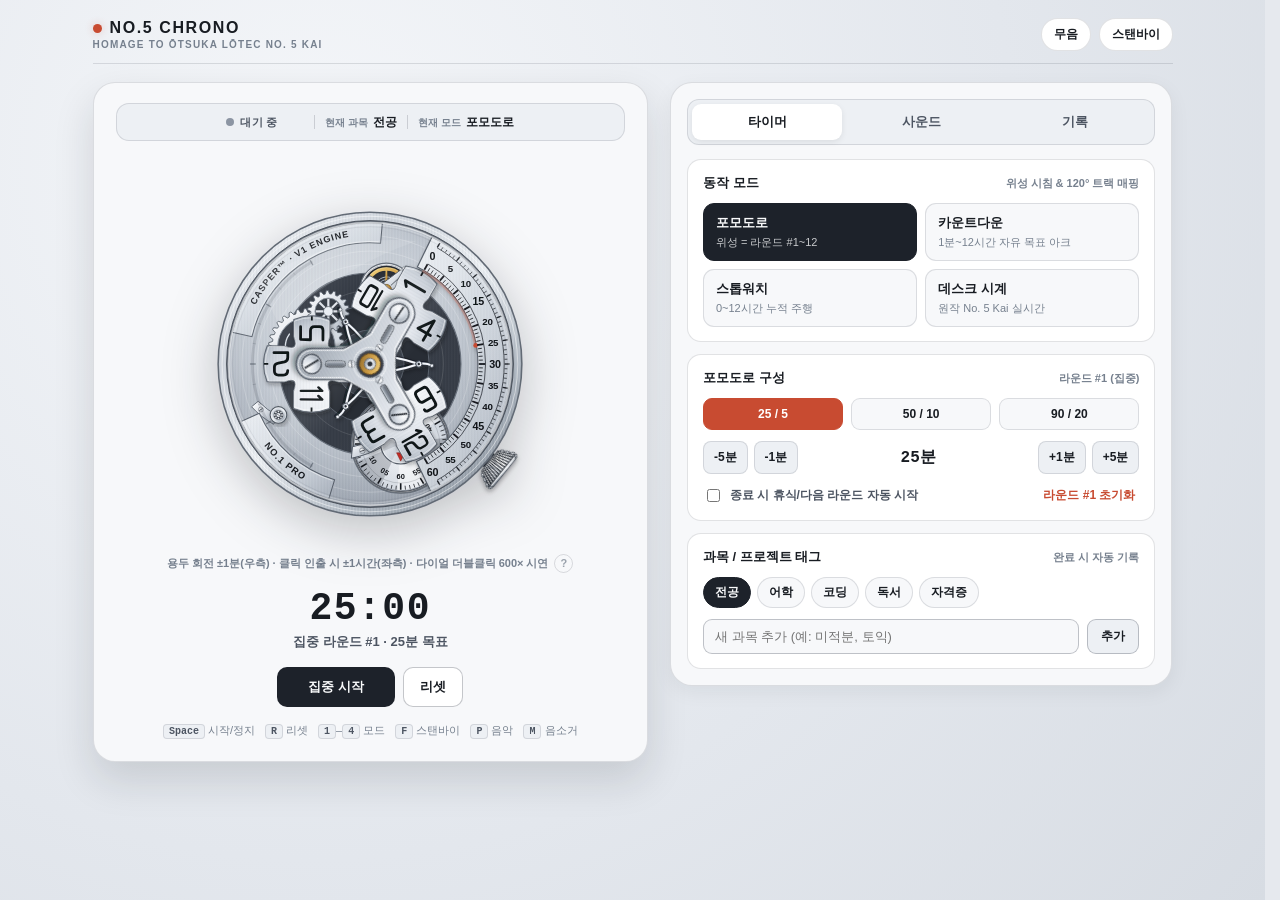
<file: t-v1.2/index.html>
<!DOCTYPE html>
<html lang="ko" data-theme="steel">
<head>
  <meta charset="UTF-8" />
  <meta name="viewport" content="width=device-width, initial-scale=1.0, viewport-fit=cover" />
  <meta name="theme-color" content="#E6E9ED" id="metaThemeColor" />
  <meta name="description" content="NO.5 CHRONO — Ōtsuka Lōtec No. 5 Kai 새틀라이트 아워 메커니즘 기반 아날로그 몰입형 기계식 공부 타이머" />
  <title>NO.5 CHRONO — 기계식 새틀라이트 공부 타이머</title>
  <link rel="icon" type="image/svg+xml" href="data:image/svg+xml,%3Csvg xmlns='http://www.w3.org/2000/svg' viewBox='0 0 64 64'%3E%3Ccircle cx='32' cy='32' r='30' fill='%23C8CED6' stroke='%234A5058' stroke-width='3'/%3E%3Ccircle cx='32' cy='32' r='24' fill='%2325282D'/%3E%3Cpath d='M32 32 L49 18 A22 22 0 0 1 49 46 Z' fill='%23D94336' opacity='0.88'/%3E%3Ccircle cx='32' cy='32' r='6' fill='%23E5C26B'/%3E%3C/svg%3E" />
  <link rel="manifest" href="manifest.json" />
  <link rel="stylesheet" href="styles.css" />
</head>
<body>
  <div class="app-shell" id="appShell">
    <!-- 상단 바 -->
    <header class="topbar">
      <div class="brand-group">
        <div class="brand-mark">
          <span class="brand-dot" aria-hidden="true"></span>
          <span class="brand-title">NO.5 CHRONO</span>
        </div>
        <span class="brand-homage">HOMAGE TO ŌTSUKA LŌTEC NO. 5 KAI</span>
      </div>

      <div class="topbar-actions">
        <button type="button" class="icon-pill" id="btnTopManner" data-action="toggle-manner" aria-pressed="false" title="독서실 무음 매너 모드">
          무음
        </button>
        <button type="button" class="icon-pill" id="btnStandby" data-action="toggle-standby" title="풀스크린 스탠바이 모드 (F)">
          스탠바이
        </button>
      </div>
    </header>

    <!-- 스탠바이 모드 전용 상단 종료/조작 바 -->
    <div class="standby-hud" id="standbyHud" aria-hidden="true">
      <button type="button" class="standby-btn" data-action="toggle-timer" id="btnStandbyToggle">시작</button>
      <button type="button" class="standby-btn" data-action="standby-toggle-music" id="btnStandbyMusic">음악</button>
      <button type="button" class="standby-btn is-exit" data-action="toggle-standby">스탠바이 종료 (Esc)</button>
    </div>

    <!-- 스탠바이 모드에서 음악이 닫혀 있을 때 좌하단에 뜨는 원터치 음악 열기 필 -->
    <button type="button" class="standby-music-pill" id="standbyMusicPill" data-action="standby-toggle-music" aria-label="스탠바이 음악 컨트롤 열기">
      <span class="music-live-dot is-idle" aria-hidden="true"></span>
      <span>YouTube Music 열기</span>
    </button>

    <!-- 메인 2열 워크스페이스 -->
    <main class="workspace">
      <!-- 좌측: 새틀라이트 아워 히어로 스테이지 -->
      <section class="hero-stage" aria-label="새틀라이트 아워 시계 스테이지">
        <div class="stage-status-wrap">
          <div class="stage-status-strip" id="stageStatusStrip" aria-label="현재 타이머 상태">
            <div class="status-state-group">
              <span class="status-live-dot" id="statusLiveDot" aria-hidden="true"></span>
              <span class="status-state-label" id="activeStateLabel">대기 중</span>
            </div>
            <span class="status-divider" aria-hidden="true"></span>
            <div class="status-kv">
              <span class="status-k">현재 과목</span>
              <strong class="status-v" id="activeSubjectBadge">전공</strong>
            </div>
            <span class="status-divider" aria-hidden="true"></span>
            <div class="status-kv">
              <span class="status-k">현재 모드</span>
              <strong class="status-v" id="activeModeBadge">포모도로</strong>
            </div>
          </div>
          <div class="stage-flag-slot" id="stageFlagSlot" aria-live="polite">
            <span class="status-crown-tag" id="crownModeBadge" hidden>용두 1단 · 시간 설정</span>
            <span class="meta-pill is-muted" id="wakeLockBadge" hidden>화면 유지</span>
            <span class="meta-pill is-manner" id="mannerBadge" hidden>독서실 무음</span>
          </div>
        </div>

        <div class="watch-frame">
          <div id="satelliteMount" class="satellite-mount"></div>
          <div class="watch-hint-row">
            <p class="watch-hint" id="watchHint">용두 회전 ±1분(우측) · 클릭 인출 시 ±1시간(좌측) · 다이얼 더블클릭 600× 시연</p>
            <button type="button" class="watch-guide-btn" id="btnWatchGuide" data-action="open-guide" aria-label="시계 조작 가이드 열기" title="용두·다이얼 조작 가이드">?</button>
          </div>
        </div>

        <div class="readout-block">
          <div class="digital-readout" id="digitalReadout" aria-live="off">25:00</div>
          <div class="status-line" id="statusLine">집중 라운드 #1 · 25분 목표</div>
        </div>

        <div class="primary-controls">
          <button type="button" class="ctrl-btn is-primary" id="btnToggle" data-action="toggle-timer">집중 시작</button>
          <button type="button" class="ctrl-btn" id="btnReset" data-action="reset-timer">리셋</button>
          <button type="button" class="ctrl-btn is-accent" id="btnSaveStopwatch" data-action="save-stopwatch" hidden>기록 저장</button>
        </div>

        <div class="shortcut-bar" aria-label="키보드 단축키 안내">
          <span><kbd>Space</kbd> 시작/정지</span>
          <span><kbd>R</kbd> 리셋</span>
          <span><kbd>1</kbd>–<kbd>4</kbd> 모드</span>
          <span><kbd>F</kbd> 스탠바이</span>
          <span><kbd>P</kbd> 음악</span>
          <span><kbd>M</kbd> 음소거</span>
        </div>
      </section>

      <!-- 우측: 3-탭 공부 대시보드 -->
      <aside class="dashboard-panel" aria-label="타이머 제어 및 공부 기록 패널">
        <div class="tab-bar" role="tablist" aria-label="대시보드 탭">
          <button type="button" class="tab-btn is-active" role="tab" aria-selected="true" aria-controls="panelTimer" id="tabTimer" data-action="switch-tab" data-tab="timer">타이머</button>
          <button type="button" class="tab-btn" role="tab" aria-selected="false" aria-controls="panelSound" id="tabSound" data-action="switch-tab" data-tab="sound">사운드</button>
          <button type="button" class="tab-btn" role="tab" aria-selected="false" aria-controls="panelLog" id="tabLog" data-action="switch-tab" data-tab="log">기록</button>
        </div>

        <!-- 탭 전환·스탠바이 모드에서도 끊김 없이 유지되는 YouTube Music 통합 콘솔 독 -->
        <div class="music-player-dock" id="musicPlayerDock" hidden aria-label="YouTube Music 통합 컨트롤러">
          <div class="music-dock-bar">
            <div class="music-dock-info">
              <span class="music-live-dot" id="musicLiveDot" aria-hidden="true"></span>
              <span class="music-dock-title" id="musicNowTitle">재생할 음악을 선택하세요</span>
              <span class="music-type-badge" id="musicTypeBadge" hidden>TRACK</span>
            </div>
            <div class="music-dock-controls">
              <button type="button" class="dock-mini-btn" data-action="music-prev" title="이전 곡 / 이전 프리셋" aria-label="이전 곡">‹</button>
              <button type="button" class="dock-mini-btn is-play-main" id="btnMusicPlayPause" data-action="music-toggle-play" title="재생 / 일시정지 (P)">재생</button>
              <button type="button" class="dock-mini-btn" data-action="music-next" title="다음 곡 / 다음 프리셋" aria-label="다음 곡">›</button>
              <button type="button" class="dock-mini-btn" id="btnMusicToggleDetail" data-action="music-toggle-detail" aria-expanded="false" title="플레이리스트·링크·상세 컨트롤 열기">상세</button>
              <button type="button" class="dock-mini-btn is-close" data-action="music-unload" title="플레이어 닫기" aria-label="플레이어 닫기">✕</button>
            </div>
          </div>

          <div class="music-vol-bar">
            <button type="button" class="dock-mini-btn" id="btnMusicMute" data-action="music-toggle-mute" aria-pressed="false" title="음악 음소거">음소거</button>
            <input type="range" id="sliderMusicVol" class="range-slider music-vol-slider" min="0" max="100" value="75" aria-label="YouTube Music 볼륨" />
            <span class="music-vol-val" id="valMusicVol">75%</span>
            <button type="button" class="dock-mini-btn" id="btnMusicToggleFrame" data-action="music-toggle-frame" title="영상 화면 접기/보기">접기</button>
            <button type="button" class="dock-mini-btn" data-action="open-ytm-popup" title="YouTube Music 앱/팝업에서 열기">YT↗</button>
          </div>

          <!-- 스탠바이 & 타 탭에서도 바로 곡 전환·링크 입력·앰비언스 레이어링 가능한 상세 서랍 -->
          <div class="music-detail-drawer" id="musicDetailDrawer" hidden>
            <div class="drawer-section">
              <div class="drawer-label-row">
                <span class="drawer-label">빠른 플레이리스트 전환</span>
                <label class="drawer-sync-check">
                  <input type="checkbox" id="chkDockAutoSync" checked />
                  <span>타이머 연동</span>
                </label>
              </div>
              <div class="music-preset-chips is-compact" id="dockPresetChips"></div>
            </div>

            <form class="dock-url-form" id="dockUrlForm">
              <input type="url" id="dockUrlInput" class="text-input is-compact" placeholder="YouTube Music 링크 붙여넣기" aria-label="스탠바이 YouTube Music 링크 입력" />
              <button type="submit" class="small-btn is-solid is-compact">재생</button>
              <button type="button" class="small-btn is-compact" data-action="dock-save-bookmark" title="현재 입력한 링크 북마크 저장">저장</button>
            </form>

            <div class="drawer-ambient-row" aria-label="배경 백색소음 빠른 레이어링">
              <span class="drawer-label">배경음 레이어</span>
              <div class="drawer-ambient-pills">
                <button type="button" class="ambient-quick-btn" id="btnQuickTick" data-action="quick-ambient" data-channel="tick">4Hz 틱</button>
                <button type="button" class="ambient-quick-btn" id="btnQuickRain" data-action="quick-ambient" data-channel="rain">빗소리</button>
                <button type="button" class="ambient-quick-btn" id="btnQuickCafe" data-action="quick-ambient" data-channel="cafe">카페</button>
              </div>
            </div>
          </div>

          <div class="music-file-notice" id="musicFileNotice" hidden>
            로컬 파일(<code>file://</code>) 실행 시 유튜브 보안 정책으로 내장 재생이 제한될 수 있습니다. 우측 <strong>YT↗</strong> 버튼으로 YouTube Music 미니 팝업을 열어 함께 사용하세요.
          </div>
          <div class="music-iframe-wrap" id="musicIframeWrap">
            <iframe id="musicIframe" class="music-iframe" title="NO.5 CHRONO YouTube Music Player" allow="accelerometer; autoplay; clipboard-write; encrypted-media; gyroscope; picture-in-picture; web-share" referrerpolicy="strict-origin-when-cross-origin" allowfullscreen></iframe>
          </div>
        </div>

        <!-- 탭 1: 타이머 설정 -->
        <section class="tab-panel is-active" id="panelTimer" role="tabpanel" aria-labelledby="tabTimer">
          <div class="card-block">
            <div class="card-head">
              <h2 class="card-title">동작 모드</h2>
              <span class="card-sub">위성 시침 &amp; 120° 트랙 매핑</span>
            </div>
            <div class="mode-grid">
              <button type="button" class="mode-card is-active" data-action="set-mode" data-mode="pomodoro">
                <span class="mode-name">포모도로</span>
                <span class="mode-desc">위성 = 라운드 #1~12</span>
              </button>
              <button type="button" class="mode-card" data-action="set-mode" data-mode="countdown">
                <span class="mode-name">카운트다운</span>
                <span class="mode-desc">1분~12시간 자유 목표 아크</span>
              </button>
              <button type="button" class="mode-card" data-action="set-mode" data-mode="stopwatch">
                <span class="mode-name">스톱워치</span>
                <span class="mode-desc">0~12시간 누적 주행</span>
              </button>
              <button type="button" class="mode-card" data-action="set-mode" data-mode="clock">
                <span class="mode-name">데스크 시계</span>
                <span class="mode-desc">원작 No. 5 Kai 실시간</span>
              </button>
            </div>
          </div>

          <div class="card-block" id="timeConfigCard">
            <div class="card-head">
              <h2 class="card-title" id="timeConfigTitle">포모도로 구성</h2>
              <span class="card-sub" id="roundIndicator">현재 라운드 #1</span>
            </div>

            <div class="preset-row" id="pomodoroPresetsRow">
              <button type="button" class="preset-btn is-active" data-action="set-preset" data-focus="25" data-break="5">25 / 5</button>
              <button type="button" class="preset-btn" data-action="set-preset" data-focus="50" data-break="10">50 / 10</button>
              <button type="button" class="preset-btn" data-action="set-preset" data-focus="90" data-break="20">90 / 20</button>
            </div>

            <div class="finetune-row" id="fineTuneRow">
              <button type="button" class="step-btn" data-action="adjust-min" data-delta="-5">-5분</button>
              <button type="button" class="step-btn" data-action="adjust-min" data-delta="-1">-1분</button>
              <div class="finetune-value" id="configMinutesDisplay">25분</div>
              <button type="button" class="step-btn" data-action="adjust-min" data-delta="1">+1분</button>
              <button type="button" class="step-btn" data-action="adjust-min" data-delta="5">+5분</button>
            </div>

            <div class="option-row" id="pomodoroOptionsRow">
              <label class="check-label">
                <input type="checkbox" id="chkAutoBreak" />
                <span>종료 시 휴식/다음 라운드 자동 시작</span>
              </label>
              <button type="button" class="text-link-btn" data-action="reset-round">라운드 #1 초기화</button>
            </div>
          </div>

          <div class="card-block">
            <div class="card-head">
              <h2 class="card-title">과목 / 프로젝트 태그</h2>
              <span class="card-sub">완료 시 자동 기록</span>
            </div>
            <div class="subject-chips" id="subjectChips"></div>
            <form class="add-subject-form" id="addSubjectForm">
              <input type="text" id="newSubjectInput" class="text-input" maxlength="16" placeholder="새 과목 추가 (예: 미적분, 토익)" aria-label="새 과목명 입력" />
              <button type="submit" class="small-btn">추가</button>
            </form>
          </div>
        </section>

        <!-- 탭 2: 사운드 믹서 & YouTube Music -->
        <section class="tab-panel" id="panelSound" role="tabpanel" aria-labelledby="tabSound" hidden>
          <div class="card-block is-manner-card">
            <label class="switch-row">
              <div class="switch-copy">
                <strong class="card-title">독서실 · 도서관 무음 매너 모드</strong>
                <span class="card-sub">모든 타종·백색소음·음악을 음소거하고 외곽 링 3회 발광으로만 알립니다</span>
              </div>
              <input type="checkbox" id="chkMannerMode" class="toggle-input" />
            </label>
          </div>

          <div class="card-block is-music-card">
            <div class="card-head">
              <h2 class="card-title">YouTube Music 공부 플레이어</h2>
              <button type="button" class="text-link-btn" data-action="open-ytm-popup" title="유튜브 뮤직 공식 웹 팝업으로 열기">YT Music 팝업 ↗</button>
            </div>

            <form class="music-url-form" id="musicUrlForm">
              <input type="url" id="musicUrlInput" class="text-input" placeholder="music.youtube.com 곡 또는 플레이리스트 링크 붙여넣기" aria-label="YouTube Music 링크 입력" />
              <div class="music-form-subrow">
                <input type="text" id="musicTitleInput" class="text-input" maxlength="28" placeholder="북마크 이름 (선택, 예: 새벽 재즈)" aria-label="플레이리스트 북마크 이름" />
                <button type="submit" class="small-btn is-solid">재생</button>
                <button type="button" class="small-btn" data-action="save-music-bookmark">저장</button>
              </div>
            </form>

            <div class="music-preset-chips" id="musicPresetChips" aria-label="추천 및 저장된 공부 음악"></div>

            <div class="option-row">
              <label class="check-label">
                <input type="checkbox" id="chkMusicAutoSync" checked />
                <span>타이머 시작·정지 시 음악 자동 재생/일시정지</span>
              </label>
            </div>
          </div>

          <div class="card-block">
            <div class="card-head">
              <h2 class="card-title">종료 알림음</h2>
              <button type="button" class="text-link-btn" data-action="test-alarm">미리 듣기</button>
            </div>
            <div class="segmented-row">
              <button type="button" class="seg-btn is-active" data-action="set-alarm" data-alarm="gong">5270P 공</button>
              <button type="button" class="seg-btn" data-action="set-alarm" data-alarm="chime">단발 차임</button>
              <button type="button" class="seg-btn" data-action="set-alarm" data-alarm="silent">무음</button>
            </div>
            <div class="option-row">
              <label class="check-label">
                <input type="checkbox" id="chkHourlyChime" />
                <span>데스크 시계 모드 정각 1회 클래식 공 타종</span>
              </label>
            </div>
          </div>

          <div class="card-block">
            <div class="card-head">
              <h2 class="card-title">집중 사운드 믹서 (오프라인 자체 합성)</h2>
              <button type="button" class="text-link-btn" data-action="mute-ambience">전체 음소거 (M)</button>
            </div>

            <div class="mixer-list">
              <div class="mixer-item">
                <div class="mixer-label-row">
                  <label for="sliderTick">4Hz 무브먼트 탈진기 ASMR (Miyota 90S5)</label>
                  <span class="mixer-val" id="valTick">0%</span>
                </div>
                <input type="range" id="sliderTick" class="range-slider" min="0" max="100" value="0" />
              </div>

              <div class="mixer-item">
                <div class="mixer-label-row">
                  <label for="sliderRain">빗소리 (Pink Noise Lowpass)</label>
                  <span class="mixer-val" id="valRain">0%</span>
                </div>
                <input type="range" id="sliderRain" class="range-slider" min="0" max="100" value="0" />
              </div>

              <div class="mixer-item">
                <div class="mixer-label-row">
                  <label for="sliderCafe">도서관 · 카페 앰비언스</label>
                  <span class="mixer-val" id="valCafe">0%</span>
                </div>
                <input type="range" id="sliderCafe" class="range-slider" min="0" max="100" value="0" />
              </div>
            </div>
          </div>
        </section>

        <!-- 탭 3: 공부 기록 아카이브 -->
        <section class="tab-panel" id="panelLog" role="tabpanel" aria-labelledby="tabLog" hidden>
          <div class="kpi-grid">
            <div class="kpi-card">
              <span class="kpi-label">오늘의 순공 시간</span>
              <strong class="kpi-value" id="statTodayMinutes">0분</strong>
            </div>
            <div class="kpi-card">
              <span class="kpi-label">완료 세션</span>
              <strong class="kpi-value" id="statTodaySessions">0회</strong>
            </div>
          </div>

          <div class="card-block">
            <div class="card-head">
              <h2 class="card-title">최근 7일 집중 잔디</h2>
              <span class="card-sub">일일 순공 강도</span>
            </div>
            <div class="heatmap-grid" id="heatmapGrid"></div>
          </div>

          <div class="card-block">
            <div class="card-head">
              <h2 class="card-title">오늘의 과목 비중</h2>
            </div>
            <div class="subject-bars" id="subjectBars"></div>
          </div>

          <div class="card-block">
            <div class="card-head">
              <h2 class="card-title">최근 세션 로그</h2>
              <div class="backup-inline">
                <button type="button" class="text-link-btn" data-action="export-json">JSON 백업</button>
                <button type="button" class="text-link-btn" data-action="trigger-import">복원</button>
                <button type="button" class="text-link-btn is-danger" data-action="clear-logs">비우기</button>
              </div>
            </div>
            <input type="file" id="importFileInput" accept=".json,application/json" hidden />
            <div class="recent-logs" id="recentLogsList"></div>
          </div>
        </section>
      </aside>
    </main>

    <!-- 세션 완료 1줄 회고 모달 -->
    <div class="modal-backdrop" id="reflectionModal" hidden role="dialog" aria-modal="true" aria-labelledby="reflectionTitle">
      <div class="modal-card">
        <div class="modal-eyebrow">SESSION COMPLETE</div>
        <h3 class="modal-title" id="reflectionTitle">25분 집중을 마쳤습니다</h3>
        <p class="modal-desc" id="reflectionDesc">세션이 공부 기록에 자동 저장되었습니다. 원하시면 1줄 회고 메모를 남겨보세요.</p>
        <form id="reflectionForm" class="modal-form">
          <input type="text" id="reflectionInput" class="text-input" maxlength="140" placeholder="예: 3장 연습문제 완료, 개념 정리 끝" aria-label="세션 한 줄 회고 메모" />
          <div class="modal-actions">
            <button type="button" class="ctrl-btn" data-action="close-reflection">닫기</button>
            <button type="submit" class="ctrl-btn is-primary">메모 저장</button>
          </div>
        </form>
      </div>
    </div>

    <!-- 용두·다이얼 조작 가이드 모달 -->
    <div class="modal-backdrop" id="guideModal" hidden role="dialog" aria-modal="true" aria-labelledby="guideTitle">
      <div class="modal-card guide-modal-card">
        <div class="modal-eyebrow">MECHANICAL GUIDE</div>
        <h3 class="modal-title" id="guideTitle">용두 · 다이얼 조작 안내</h3>
        <div class="guide-list">
          <div class="guide-item">
            <span class="guide-badge is-minute">용두 기본 (눌린 상태)</span>
            <p class="guide-copy">4시 용두를 <strong>스크롤하거나 위·아래로 드래그</strong>하면 <strong>분(±1분, Shift ±5분)</strong>이 조절되며, 시계 <strong>우측 120° 트랙</strong>에 분 게이지가 표시됩니다.</p>
          </div>
          <div class="guide-item">
            <span class="guide-badge is-hour">용두 1회 클릭 (1단 인출)</span>
            <p class="guide-copy">4시 용두를 <strong>한 번 클릭(탭)해 바깥으로 당긴 뒤</strong> 돌리면 <strong>시간(±1시간, 최대 12시간)</strong>이 조절되며, 시계 <strong>좌측 반대편 120° 트랙</strong>에 시간 게이지가 올라갑니다. 다시 클릭하면 분 설정으로 복귀합니다.</p>
          </div>
          <div class="guide-item">
            <span class="guide-badge is-dial">다이얼 클릭 · 더블 클릭</span>
            <p class="guide-copy">시계 다이얼을 <strong>한 번 클릭</strong>하면 5270P 타종이 울리고, <strong>더블 클릭</strong>하면 <strong>600× 기계식 고속 시연</strong>을 시작하거나 종료할 수 있습니다.</p>
          </div>
        </div>
        <div class="guide-shortcuts">
          <span><kbd>Space</kbd> 시작/정지</span>
          <span><kbd>R</kbd> 리셋</span>
          <span><kbd>1</kbd>–<kbd>4</kbd> 모드</span>
          <span><kbd>F</kbd> 스탠바이</span>
          <span><kbd>P</kbd> 음악</span>
          <span><kbd>M</kbd> 음소거</span>
        </div>
        <div class="modal-actions">
          <button type="button" class="ctrl-btn is-primary" data-action="close-guide">확인</button>
        </div>
      </div>
    </div>

    <!-- 토스트 알림 -->
    <div class="toast-banner" id="toastBanner" role="status" aria-live="polite" hidden></div>
  </div>

  <!-- Zero-Build Classic Scripts (file:// 100% 호환) -->
  <script src="timer-core.js"></script>
  <script src="audio-engine.js"></script>
  <script src="music-player.js"></script>
  <script src="storage.js"></script>
  <script src="satellite-engine.js"></script>
  <script src="app.js"></script>
</body>
</html>
</file>
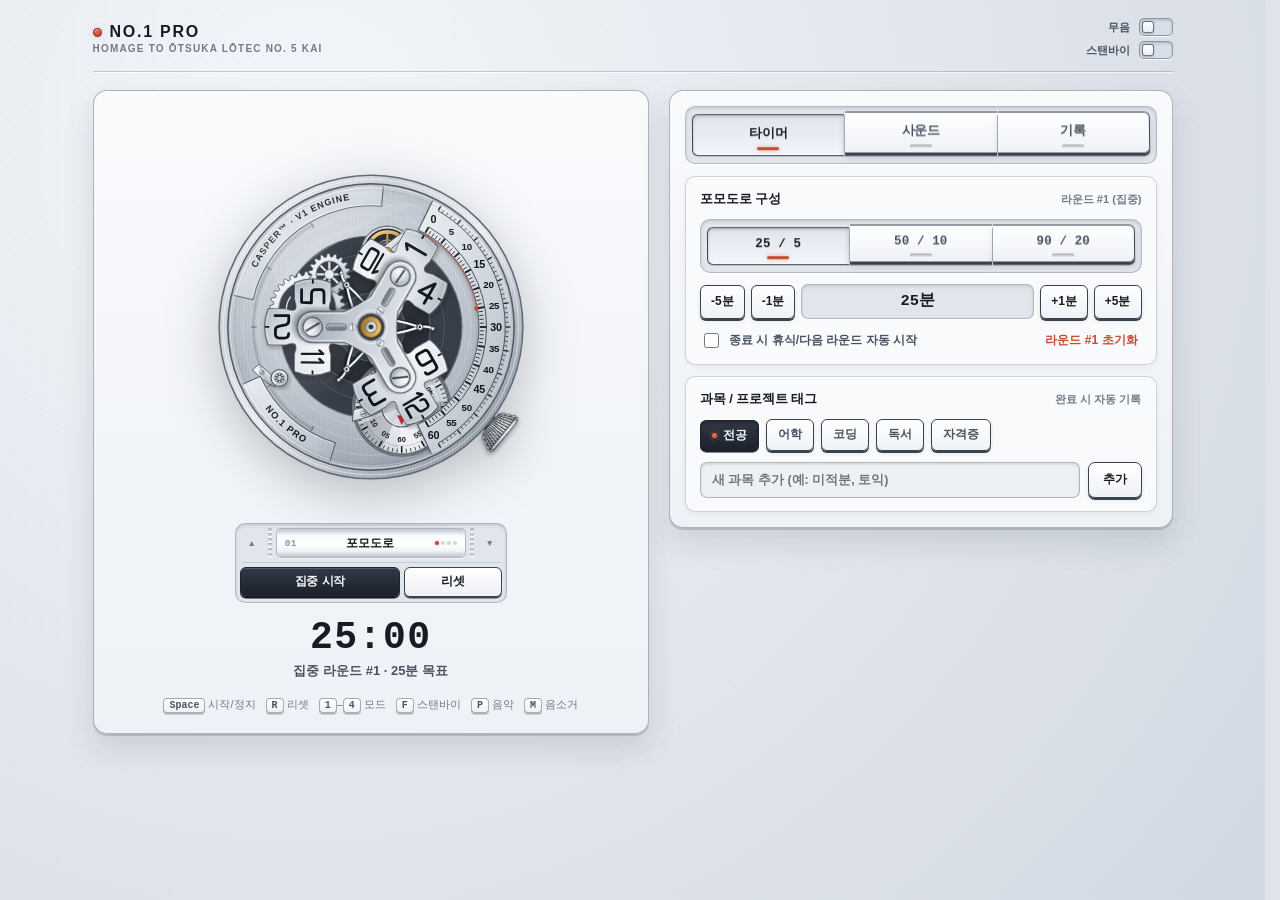
<file: t-v1.3/index.html>
<!DOCTYPE html>
<html lang="ko" data-theme="steel">
<head>
  <meta charset="UTF-8" />
  <meta name="viewport" content="width=device-width, initial-scale=1.0, viewport-fit=cover" />
  <meta name="theme-color" content="#E6E9ED" id="metaThemeColor" />
  <meta name="description" content="NO.1 PRO — Ōtsuka Lōtec No. 5 Kai 새틀라이트 아워 메커니즘 기반 아날로그 몰입형 기계식 공부 타이머" />
  <title>NO.1 PRO — 기계식 새틀라이트 공부 타이머</title>
  <link rel="icon" type="image/svg+xml" href="data:image/svg+xml,%3Csvg xmlns='http://www.w3.org/2000/svg' viewBox='0 0 64 64'%3E%3Ccircle cx='32' cy='32' r='30' fill='%23C8CED6' stroke='%234A5058' stroke-width='3'/%3E%3Ccircle cx='32' cy='32' r='24' fill='%2325282D'/%3E%3Cpath d='M32 32 L49 18 A22 22 0 0 1 49 46 Z' fill='%23D94336' opacity='0.88'/%3E%3Ccircle cx='32' cy='32' r='6' fill='%23E5C26B'/%3E%3C/svg%3E" />
  <link rel="manifest" href="manifest.json" />
  <link rel="stylesheet" href="styles.css" />
</head>
<body>
  <div class="app-shell" id="appShell">
    <!-- 상단 바 -->
    <header class="topbar">
      <div class="brand-group">
        <div class="brand-mark">
          <span class="brand-dot" aria-hidden="true"></span>
          <span class="brand-title">NO.1 PRO</span>
        </div>
        <span class="brand-homage">HOMAGE TO ŌTSUKA LŌTEC NO. 5 KAI</span>
      </div>

      <div class="topbar-actions topbar-switch-stack" aria-label="상단 제어 스위치">
        <label class="topbar-switch-row" id="topbarMannerSwitch" for="chkMannerMode" title="독서실 · 도서관 무음 매너 모드">
          <span class="topbar-switch-label">무음</span>
          <input type="checkbox" id="chkMannerMode" class="toggle-input is-topbar" aria-label="독서실 · 도서관 무음 매너 모드" />
        </label>
        <label class="topbar-switch-row" id="topbarStandbySwitch" for="chkStandbyMode" title="풀스크린 스탠바이 모드 (F)">
          <span class="topbar-switch-label">스탠바이</span>
          <input type="checkbox" id="chkStandbyMode" class="toggle-input is-topbar" aria-label="풀스크린 스탠바이 모드" />
        </label>
      </div>
    </header>

    <!-- 스탠바이 모드 전용 상단 종료/조작 바 -->
    <div class="standby-hud" id="standbyHud" aria-hidden="true">
      <button type="button" class="standby-btn" data-action="toggle-timer" id="btnStandbyToggle">시작</button>
      <button type="button" class="standby-btn" data-action="standby-toggle-music" id="btnStandbyMusic">음악</button>
      <button type="button" class="standby-btn is-exit" data-action="toggle-standby">스탠바이 종료 (Esc)</button>
    </div>

    <!-- 스탠바이 모드에서 음악이 닫혀 있을 때 좌하단에 뜨는 원터치 음악 열기 필 -->
    <button type="button" class="standby-music-pill" id="standbyMusicPill" data-action="standby-toggle-music" aria-label="스탠바이 음악 컨트롤 열기">
      <span class="music-live-dot is-idle" aria-hidden="true"></span>
      <span>YouTube Music 열기</span>
    </button>

    <!-- 메인 2열 워크스페이스 -->
    <main class="workspace">
      <!-- 좌측: 새틀라이트 아워 히어로 스테이지 -->
      <section class="hero-stage" aria-label="새틀라이트 아워 시계 스테이지">
        <div class="stage-status-wrap">
          <div class="stage-flag-slot" id="stageFlagSlot" aria-live="polite">
            <span class="status-crown-tag" id="crownModeBadge" hidden>용두 1단 · ±1분 설정</span>
            <span class="meta-pill is-muted" id="wakeLockBadge" hidden>화면 유지</span>
            <span class="meta-pill is-manner" id="mannerBadge" hidden>독서실 무음</span>
          </div>
        </div>

        <div class="watch-frame">
          <div id="satelliteMount" class="satellite-mount"></div>
        </div>

        <!-- 시계 하단 일체형 모드 드럼 + 슬림 집중 시작/리셋 통합 조작 파드 -->
        <div class="watch-control-pod" aria-label="모드 전환 및 타이머 조작 파드">
          <div class="mode-drum-chassis" id="modeDrumChassis" aria-label="모드 회전 드럼 셀렉터">
            <button type="button" class="mode-drum-step" data-action="step-mode-drum" data-dir="-1" aria-label="이전 모드로 회전" title="이전 모드">▲</button>
            <div class="mode-drum-knurl is-left" aria-hidden="true"></div>
            <div class="mode-drum-viewport" id="modeDrumViewport" role="button" tabindex="0" aria-label="모드 회전 드럼 (클릭·스크롤·드래그로 모드 전환)" title="클릭·스크롤·드래그로 모드 전환">
              <div class="mode-drum-stage" id="modeDrumStage" data-active-mode="pomodoro">
                <div class="mode-drum-face is-active" data-drum-mode="pomodoro">
                  <span class="drum-face-idx">01</span>
                  <span class="drum-face-name">포모도로</span>
                  <span class="drum-face-dots" aria-hidden="true"><i class="is-on"></i><i></i><i></i><i></i></span>
                </div>
                <div class="mode-drum-face" data-drum-mode="countdown" aria-hidden="true">
                  <span class="drum-face-idx">02</span>
                  <span class="drum-face-name">타이머</span>
                  <span class="drum-face-dots" aria-hidden="true"><i></i><i class="is-on"></i><i></i><i></i></span>
                </div>
                <div class="mode-drum-face" data-drum-mode="stopwatch" aria-hidden="true">
                  <span class="drum-face-idx">03</span>
                  <span class="drum-face-name">스톱워치</span>
                  <span class="drum-face-dots" aria-hidden="true"><i></i><i></i><i class="is-on"></i><i></i></span>
                </div>
                <div class="mode-drum-face" data-drum-mode="clock" aria-hidden="true">
                  <span class="drum-face-idx">04</span>
                  <span class="drum-face-name">데스크 시계</span>
                  <span class="drum-face-dots" aria-hidden="true"><i></i><i></i><i></i><i class="is-on"></i></span>
                </div>
              </div>
            </div>
            <div class="mode-drum-knurl is-right" aria-hidden="true"></div>
            <button type="button" class="mode-drum-step" data-action="step-mode-drum" data-dir="1" aria-label="다음 모드로 회전" title="다음 모드">▼</button>
          </div>
          <div class="pod-divider" aria-hidden="true"></div>
          <div class="primary-controls pod-action-row">
            <button type="button" class="ctrl-btn is-primary" id="btnToggle" data-action="toggle-timer">집중 시작</button>
            <button type="button" class="ctrl-btn" id="btnReset" data-action="reset-timer">리셋</button>
            <button type="button" class="ctrl-btn is-accent" id="btnSaveStopwatch" data-action="save-stopwatch" hidden>기록 저장</button>
            <div class="pod-clock-plate" id="podClockPlate" hidden>실시간 시계 · 다이얼 클릭 타종</div>
          </div>
        </div>

        <div class="readout-block">
          <div class="digital-readout" id="digitalReadout" aria-live="off">25:00</div>
          <div class="status-line" id="statusLine">집중 라운드 #1 · 25분 목표</div>
        </div>

        <div class="shortcut-bar" aria-label="키보드 단축키 안내">
          <span><kbd>Space</kbd> 시작/정지</span>
          <span><kbd>R</kbd> 리셋</span>
          <span><kbd>1</kbd>–<kbd>4</kbd> 모드</span>
          <span><kbd>F</kbd> 스탠바이</span>
          <span><kbd>P</kbd> 음악</span>
          <span><kbd>M</kbd> 음소거</span>
        </div>
      </section>

      <!-- 우측: 3-탭 공부 대시보드 -->
      <aside class="dashboard-panel" aria-label="타이머 제어 및 공부 기록 패널">
        <div class="tab-bar" role="tablist" aria-label="대시보드 탭">
          <button type="button" class="tab-btn is-active" role="tab" aria-selected="true" aria-controls="panelTimer" id="tabTimer" data-action="switch-tab" data-tab="timer">타이머</button>
          <div class="rocker-pivot-divider" aria-hidden="true"></div>
          <button type="button" class="tab-btn" role="tab" aria-selected="false" aria-controls="panelSound" id="tabSound" data-action="switch-tab" data-tab="sound">사운드</button>
          <div class="rocker-pivot-divider" aria-hidden="true"></div>
          <button type="button" class="tab-btn" role="tab" aria-selected="false" aria-controls="panelLog" id="tabLog" data-action="switch-tab" data-tab="log">기록</button>
        </div>

        <!-- 탭 전환·스탠바이 모드에서도 끊김 없이 유지되는 YouTube Music 통합 콘솔 독 -->
        <div class="music-player-dock" id="musicPlayerDock" hidden aria-label="YouTube Music 통합 컨트롤러">
          <div class="music-dock-bar">
            <div class="music-dock-info">
              <span class="music-live-dot" id="musicLiveDot" aria-hidden="true"></span>
              <span class="music-dock-title" id="musicNowTitle">재생할 음악을 선택하세요</span>
              <span class="music-type-badge" id="musicTypeBadge" hidden>TRACK</span>
            </div>
            <div class="music-dock-controls">
              <button type="button" class="dock-mini-btn" data-action="music-prev" title="이전 곡 / 이전 프리셋" aria-label="이전 곡">‹</button>
              <button type="button" class="dock-mini-btn is-play-main" id="btnMusicPlayPause" data-action="music-toggle-play" title="재생 / 일시정지 (P)">재생</button>
              <button type="button" class="dock-mini-btn" data-action="music-next" title="다음 곡 / 다음 프리셋" aria-label="다음 곡">›</button>
              <button type="button" class="dock-mini-btn" id="btnMusicToggleDetail" data-action="music-toggle-detail" aria-expanded="false" title="플레이리스트·링크·상세 컨트롤 열기">상세</button>
              <button type="button" class="dock-mini-btn is-close" data-action="music-unload" title="플레이어 닫기" aria-label="플레이어 닫기">✕</button>
            </div>
          </div>

          <div class="music-vol-bar">
            <button type="button" class="dock-mini-btn" id="btnMusicMute" data-action="music-toggle-mute" aria-pressed="false" title="음악 음소거">음소거</button>
            <input type="range" id="sliderMusicVol" class="range-slider music-vol-slider" min="0" max="100" value="75" aria-label="YouTube Music 볼륨" />
            <span class="music-vol-val" id="valMusicVol">75%</span>
            <button type="button" class="dock-mini-btn" id="btnMusicToggleFrame" data-action="music-toggle-frame" title="영상 화면 접기/보기">접기</button>
            <button type="button" class="dock-mini-btn" data-action="open-ytm-popup" title="YouTube Music 앱/팝업에서 열기">YT↗</button>
          </div>

          <!-- 스탠바이 & 타 탭에서도 바로 곡 전환·링크 입력·앰비언스 레이어링 가능한 상세 서랍 -->
          <div class="music-detail-drawer" id="musicDetailDrawer" hidden>
            <div class="drawer-section">
              <div class="drawer-label-row">
                <span class="drawer-label">빠른 플레이리스트 전환</span>
                <label class="drawer-sync-check">
                  <input type="checkbox" id="chkDockAutoSync" checked />
                  <span>타이머 연동</span>
                </label>
              </div>
              <div class="music-preset-chips is-compact" id="dockPresetChips"></div>
            </div>

            <form class="dock-url-form" id="dockUrlForm">
              <input type="url" id="dockUrlInput" class="text-input is-compact" placeholder="YouTube Music 링크 붙여넣기" aria-label="스탠바이 YouTube Music 링크 입력" />
              <button type="submit" class="small-btn is-solid is-compact">재생</button>
              <button type="button" class="small-btn is-compact" data-action="dock-save-bookmark" title="현재 입력한 링크 북마크 저장">저장</button>
            </form>

            <div class="drawer-ambient-row" aria-label="배경 백색소음 빠른 레이어링">
              <span class="drawer-label">배경음 레이어</span>
              <div class="drawer-ambient-pills">
                <button type="button" class="ambient-quick-btn" id="btnQuickTick" data-action="quick-ambient" data-channel="tick">4Hz 틱</button>
                <button type="button" class="ambient-quick-btn" id="btnQuickRain" data-action="quick-ambient" data-channel="rain">빗소리</button>
                <button type="button" class="ambient-quick-btn" id="btnQuickCafe" data-action="quick-ambient" data-channel="cafe">카페</button>
              </div>
            </div>
          </div>

          <div class="music-file-notice" id="musicFileNotice" hidden>
            로컬 파일(<code>file://</code>) 실행 시 유튜브 보안 정책으로 내장 재생이 제한될 수 있습니다. 우측 <strong>YT↗</strong> 버튼으로 YouTube Music 미니 팝업을 열어 함께 사용하세요.
          </div>
          <div class="music-iframe-wrap" id="musicIframeWrap">
            <iframe id="musicIframe" class="music-iframe" title="NO.1 PRO YouTube Music Player" allow="accelerometer; autoplay; clipboard-write; encrypted-media; gyroscope; picture-in-picture; web-share" referrerpolicy="strict-origin-when-cross-origin" allowfullscreen></iframe>
          </div>
        </div>

        <!-- 탭 1: 타이머 설정 -->
        <section class="tab-panel is-active" id="panelTimer" role="tabpanel" aria-labelledby="tabTimer">
          <div class="card-block" id="timeConfigCard">
            <div class="card-head">
              <h2 class="card-title" id="timeConfigTitle">포모도로 구성</h2>
              <span class="card-sub" id="roundIndicator">현재 라운드 #1</span>
            </div>

            <div class="preset-row" id="pomodoroPresetsRow" role="group" aria-label="포모도로 프리셋">
              <button type="button" class="preset-btn is-active" data-action="set-preset" data-focus="25" data-break="5" aria-pressed="true">25 / 5</button>
              <div class="rocker-pivot-divider" aria-hidden="true"></div>
              <button type="button" class="preset-btn" data-action="set-preset" data-focus="50" data-break="10" aria-pressed="false">50 / 10</button>
              <div class="rocker-pivot-divider" aria-hidden="true"></div>
              <button type="button" class="preset-btn" data-action="set-preset" data-focus="90" data-break="20" aria-pressed="false">90 / 20</button>
            </div>

            <div class="finetune-row" id="fineTuneRow">
              <button type="button" class="step-btn" data-action="adjust-min" data-delta="-5">-5분</button>
              <button type="button" class="step-btn" data-action="adjust-min" data-delta="-1">-1분</button>
              <div class="finetune-value" id="configMinutesDisplay">25분</div>
              <button type="button" class="step-btn" data-action="adjust-min" data-delta="1">+1분</button>
              <button type="button" class="step-btn" data-action="adjust-min" data-delta="5">+5분</button>
            </div>

            <div class="option-row" id="pomodoroOptionsRow">
              <label class="check-label">
                <input type="checkbox" id="chkAutoBreak" />
                <span>종료 시 휴식/다음 라운드 자동 시작</span>
              </label>
              <button type="button" class="text-link-btn" data-action="reset-round">라운드 #1 초기화</button>
            </div>
          </div>

          <div class="card-block">
            <div class="card-head">
              <h2 class="card-title">과목 / 프로젝트 태그</h2>
              <span class="card-sub">완료 시 자동 기록</span>
            </div>
            <div class="subject-chips" id="subjectChips"></div>
            <form class="add-subject-form" id="addSubjectForm">
              <input type="text" id="newSubjectInput" class="text-input" maxlength="16" placeholder="새 과목 추가 (예: 미적분, 토익)" aria-label="새 과목명 입력" />
              <button type="submit" class="small-btn">추가</button>
            </form>
          </div>
        </section>

        <!-- 탭 2: 사운드 믹서 & YouTube Music -->
        <section class="tab-panel" id="panelSound" role="tabpanel" aria-labelledby="tabSound" hidden>
          <div class="card-block is-music-card">
            <div class="card-head">
              <h2 class="card-title">YouTube Music 공부 플레이어</h2>
              <button type="button" class="text-link-btn" data-action="open-ytm-popup" title="유튜브 뮤직 공식 웹 팝업으로 열기">YT Music 팝업 ↗</button>
            </div>

            <form class="music-url-form" id="musicUrlForm">
              <input type="url" id="musicUrlInput" class="text-input" placeholder="music.youtube.com 곡 또는 플레이리스트 링크 붙여넣기" aria-label="YouTube Music 링크 입력" />
              <div class="music-form-subrow">
                <input type="text" id="musicTitleInput" class="text-input" maxlength="28" placeholder="북마크 이름 (선택, 예: 새벽 재즈)" aria-label="플레이리스트 북마크 이름" />
                <button type="submit" class="small-btn is-solid">재생</button>
                <button type="button" class="small-btn" data-action="save-music-bookmark">저장</button>
              </div>
            </form>

            <div class="music-preset-chips" id="musicPresetChips" aria-label="추천 및 저장된 공부 음악"></div>

            <div class="option-row">
              <label class="check-label">
                <input type="checkbox" id="chkMusicAutoSync" checked />
                <span>타이머 시작·정지 시 음악 자동 재생/일시정지</span>
              </label>
            </div>
          </div>

          <div class="card-block">
            <div class="card-head">
              <h2 class="card-title">종료 알림음</h2>
              <button type="button" class="text-link-btn" data-action="test-alarm">미리 듣기</button>
            </div>
            <div class="segmented-row" role="group" aria-label="종료 알림음 선택">
              <button type="button" class="seg-btn is-active" data-action="set-alarm" data-alarm="gong" aria-pressed="true">5270P 공</button>
              <div class="rocker-pivot-divider" aria-hidden="true"></div>
              <button type="button" class="seg-btn" data-action="set-alarm" data-alarm="chime" aria-pressed="false">단발 차임</button>
              <div class="rocker-pivot-divider" aria-hidden="true"></div>
              <button type="button" class="seg-btn" data-action="set-alarm" data-alarm="silent" aria-pressed="false">무음</button>
            </div>
            <div class="option-row">
              <label class="check-label">
                <input type="checkbox" id="chkHourlyChime" />
                <span>데스크 시계 모드 정각 1회 클래식 공 타종</span>
              </label>
            </div>
          </div>

          <div class="card-block">
            <div class="card-head">
              <h2 class="card-title">집중 사운드 믹서 (오프라인 자체 합성)</h2>
              <button type="button" class="text-link-btn" data-action="mute-ambience">전체 음소거 (M)</button>
            </div>

            <div class="mixer-list">
              <div class="mixer-item">
                <div class="mixer-label-row">
                  <label for="sliderTick">4Hz 무브먼트 탈진기 ASMR (Miyota 90S5)</label>
                  <span class="mixer-val" id="valTick">0%</span>
                </div>
                <input type="range" id="sliderTick" class="range-slider" min="0" max="100" value="0" />
              </div>

              <div class="mixer-item">
                <div class="mixer-label-row">
                  <label for="sliderRain">빗소리 (Pink Noise Lowpass)</label>
                  <span class="mixer-val" id="valRain">0%</span>
                </div>
                <input type="range" id="sliderRain" class="range-slider" min="0" max="100" value="0" />
              </div>

              <div class="mixer-item">
                <div class="mixer-label-row">
                  <label for="sliderCafe">도서관 · 카페 앰비언스</label>
                  <span class="mixer-val" id="valCafe">0%</span>
                </div>
                <input type="range" id="sliderCafe" class="range-slider" min="0" max="100" value="0" />
              </div>
            </div>
          </div>
        </section>

        <!-- 탭 3: 공부 기록 아카이브 -->
        <section class="tab-panel" id="panelLog" role="tabpanel" aria-labelledby="tabLog" hidden>
          <div class="kpi-grid">
            <div class="kpi-card">
              <span class="kpi-label">오늘의 순공 시간</span>
              <strong class="kpi-value" id="statTodayMinutes">0분</strong>
            </div>
            <div class="kpi-card">
              <span class="kpi-label">완료 세션</span>
              <strong class="kpi-value" id="statTodaySessions">0회</strong>
            </div>
          </div>

          <div class="card-block">
            <div class="card-head">
              <h2 class="card-title">최근 7일 집중 잔디</h2>
              <span class="card-sub">일일 순공 강도</span>
            </div>
            <div class="heatmap-grid" id="heatmapGrid"></div>
          </div>

          <div class="card-block">
            <div class="card-head">
              <h2 class="card-title">오늘의 과목 비중</h2>
            </div>
            <div class="subject-bars" id="subjectBars"></div>
          </div>

          <div class="card-block">
            <div class="card-head">
              <h2 class="card-title">최근 세션 로그</h2>
              <div class="backup-inline">
                <button type="button" class="text-link-btn" data-action="export-json">JSON 백업</button>
                <button type="button" class="text-link-btn" data-action="trigger-import">복원</button>
                <button type="button" class="text-link-btn is-danger" data-action="clear-logs">비우기</button>
              </div>
            </div>
            <input type="file" id="importFileInput" accept=".json,application/json" hidden />
            <div class="recent-logs" id="recentLogsList"></div>
          </div>
        </section>
      </aside>
    </main>

    <!-- 세션 완료 1줄 회고 모달 -->
    <div class="modal-backdrop" id="reflectionModal" hidden role="dialog" aria-modal="true" aria-labelledby="reflectionTitle">
      <div class="modal-card">
        <div class="modal-eyebrow">SESSION COMPLETE</div>
        <h3 class="modal-title" id="reflectionTitle">25분 집중을 마쳤습니다</h3>
        <p class="modal-desc" id="reflectionDesc">세션이 공부 기록에 자동 저장되었습니다. 원하시면 1줄 회고 메모를 남겨보세요.</p>
        <form id="reflectionForm" class="modal-form">
          <input type="text" id="reflectionInput" class="text-input" maxlength="140" placeholder="예: 3장 연습문제 완료, 개념 정리 끝" aria-label="세션 한 줄 회고 메모" />
          <div class="modal-actions">
            <button type="button" class="ctrl-btn" data-action="close-reflection">닫기</button>
            <button type="submit" class="ctrl-btn is-primary">메모 저장</button>
          </div>
        </form>
      </div>
    </div>

    <!-- 용두·다이얼 조작 가이드 모달 -->
    <div class="modal-backdrop" id="guideModal" hidden role="dialog" aria-modal="true" aria-labelledby="guideTitle">
      <div class="modal-card guide-modal-card">
        <div class="modal-eyebrow">MECHANICAL GUIDE</div>
        <h3 class="modal-title" id="guideTitle">용두 · 다이얼 조작 안내</h3>
        <div class="guide-list">
          <div class="guide-item">
            <span class="guide-badge is-minute">용두 1회 클릭 (1단 인출 · ±1분)</span>
            <p class="guide-copy">기본 0단(잠금)에서는 조작되지 않습니다. 4시 용두를 <strong>한 번 클릭해 1단으로 뽑은 뒤</strong> 스크롤·드래그하면 <strong>±1분 단위</strong>로 정밀하게 조절됩니다.</p>
          </div>
          <div class="guide-item">
            <span class="guide-badge is-hour">용두 2회 클릭 (2단 인출 · ±10분)</span>
            <p class="guide-copy">용두를 <strong>한 번 더 클릭해 2단으로 뽑으면</strong> <strong>±10분 단위</strong>로 빠르게 조절되며, 60분 이상 설정 시 좌측 시간 게이지가 함께 올라갑니다. 다시 클릭하면 0단 잠금으로 복귀합니다.</p>
          </div>
          <div class="guide-item">
            <span class="guide-badge is-dial">다이얼 클릭 · 더블 클릭</span>
            <p class="guide-copy">시계 다이얼을 <strong>한 번 클릭</strong>하면 5270P 타종이 울리고, <strong>더블 클릭</strong>하면 <strong>600× 기계식 고속 시연</strong>을 시작하거나 종료할 수 있습니다.</p>
          </div>
        </div>
        <div class="guide-shortcuts">
          <span><kbd>Space</kbd> 시작/정지</span>
          <span><kbd>R</kbd> 리셋</span>
          <span><kbd>1</kbd>–<kbd>4</kbd> 모드</span>
          <span><kbd>F</kbd> 스탠바이</span>
          <span><kbd>P</kbd> 음악</span>
          <span><kbd>M</kbd> 음소거</span>
        </div>
        <div class="modal-actions">
          <button type="button" class="ctrl-btn is-primary" data-action="close-guide">확인</button>
        </div>
      </div>
    </div>

    <!-- 토스트 알림 -->
    <div class="toast-banner" id="toastBanner" role="status" aria-live="polite" hidden></div>
  </div>

  <!-- Zero-Build Classic Scripts (file:// 100% 호환) -->
  <script src="timer-core.js"></script>
  <script src="audio-engine.js"></script>
  <script src="music-player.js"></script>
  <script src="storage.js"></script>
  <script src="satellite-engine.js"></script>
  <script src="app.js"></script>
</body>
</html>
</file>
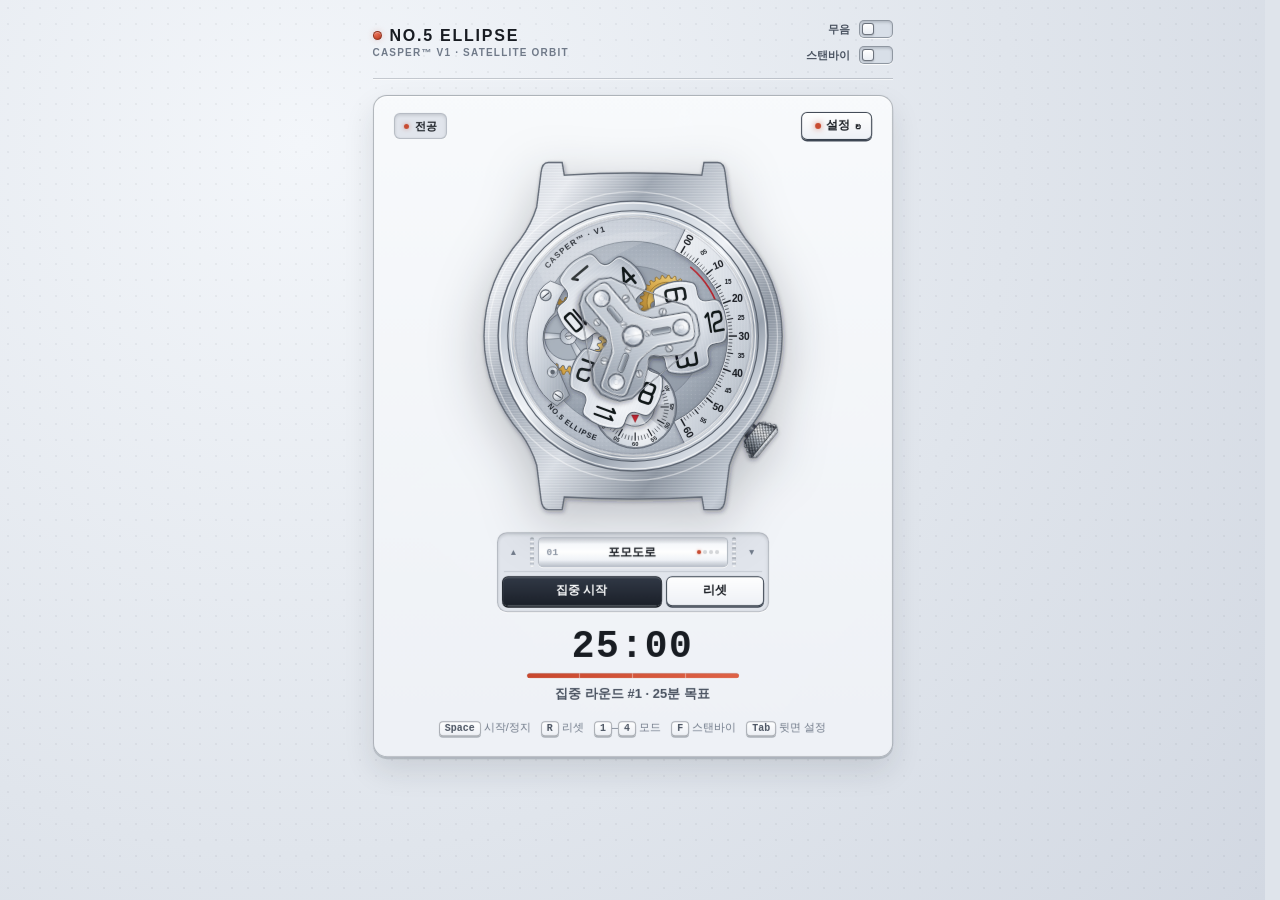
<file: t-v1.4/index.html>
<!DOCTYPE html>
<html lang="ko" data-theme="steel">
<head>
  <meta charset="UTF-8" />
  <meta name="viewport" content="width=device-width, initial-scale=1.0, viewport-fit=cover" />
  <meta name="theme-color" content="#E6E9ED" id="metaThemeColor" />
  <meta name="description" content="CASPER™ V1 — NO.1~NO.10 수학적 기계식 시계 컬렉션 기반 아날로그 몰입형 공부 타이머 (NO.5 ELLIPSE, NO.2 BINARY, NO.3 CYCLOID, NO.7 GEOMETRY)" />
  <title>CASPER™ V1 — NO.5 ELLIPSE 기계식 공부 타이머</title>
  <link rel="icon" type="image/svg+xml" href="data:image/svg+xml,%3Csvg xmlns='http://www.w3.org/2000/svg' viewBox='0 0 64 64'%3E%3Ccircle cx='32' cy='32' r='30' fill='%23C8CED6' stroke='%234A5058' stroke-width='3'/%3E%3Ccircle cx='32' cy='32' r='24' fill='%2325282D'/%3E%3Cpath d='M32 32 L49 18 A22 22 0 0 1 49 46 Z' fill='%23D94336' opacity='0.88'/%3E%3Ccircle cx='32' cy='32' r='6' fill='%23E5C26B'/%3E%3C/svg%3E" />
  <link rel="manifest" href="manifest.json?v=5.6.4" />
  <link rel="stylesheet" href="styles.css?v=5.6.4" />
</head>
<body>
  <div class="app-shell" id="appShell">
    <!-- 상단 바 -->
    <header class="topbar">
      <div class="brand-group">
        <div class="brand-mark">
          <span class="brand-dot" aria-hidden="true"></span>
          <span class="brand-title" id="brandTitle">NO.5 ELLIPSE</span>
        </div>
        <span class="brand-homage" id="brandHomage">CASPER™ V1 · SATELLITE ORBIT</span>
      </div>

      <div class="topbar-actions topbar-switch-stack" aria-label="상단 제어 스위치">
        <label class="topbar-switch-row" id="topbarMannerSwitch" for="chkMannerMode" title="독서실 · 도서관 무음 매너 모드">
          <span class="topbar-switch-label">무음</span>
          <input type="checkbox" id="chkMannerMode" class="toggle-input is-topbar" aria-label="독서실 · 도서관 무음 매너 모드" />
        </label>
        <label class="topbar-switch-row" id="topbarStandbySwitch" for="chkStandbyMode" title="풀스크린 스탠바이 모드 (F)">
          <span class="topbar-switch-label">스탠바이</span>
          <input type="checkbox" id="chkStandbyMode" class="toggle-input is-topbar" aria-label="풀스크린 스탠바이 모드" />
        </label>
      </div>
    </header>

    <!-- 스탠바이 모드 전용 상단 좌측 빠른 조작 바 (우측 무음·스탠바이 토글 스택 유지) -->
    <div class="standby-hud" id="standbyHud" aria-hidden="true">
      <button type="button" class="standby-btn" data-action="toggle-timer" id="btnStandbyToggle">시작</button>
      <button type="button" class="standby-btn" data-action="standby-toggle-music" id="btnStandbyMusic">음악</button>
    </div>

    <!-- 스탠바이 모드에서 음악이 닫혀 있을 때 좌하단에 뜨는 원터치 음악 열기 필 -->
    <button type="button" class="standby-music-pill" id="standbyMusicPill" data-action="standby-toggle-music" aria-label="스탠바이 음악 컨트롤 열기">
      <span class="music-live-dot is-idle" aria-hidden="true"></span>
      <span>YouTube Music 열기</span>
    </button>

    <!-- 단일 중앙 3D 플립 워치 모노리스 (앞면: 시계 집중 면 ↔ 뒷면: 케이스백 컨트롤 데크) -->
    <main class="workspace">
      <div class="monolith-scene" id="monolithScene">
        <div class="monolith-flipper" id="monolithFlipper">
          <!-- 앞면: 미니멀 새틀라이트 아워 집중 스테이지 -->
          <section class="hero-stage monolith-face is-front" aria-label="새틀라이트 아워 시계 스테이지">
            <div class="monolith-face-bar">
              <div class="front-meta-left">
                <button type="button" class="front-subject-tag" id="frontSubjectTag" data-action="flip-deck" title="클릭해 뒷면에서 과목·설정 변경">
                  <span class="front-subject-dot" aria-hidden="true"></span>
                  <span id="activeSubjectBadge">전공</span>
                </button>
                <div class="stage-flag-slot" id="stageFlagSlot" aria-live="polite">
                  <span class="status-crown-tag" id="crownModeBadge" hidden>용두 1단 · ±1분 설정</span>
                  <span class="meta-pill is-muted" id="wakeLockBadge" hidden>화면 유지</span>
                  <span class="meta-pill is-manner" id="mannerBadge" hidden>독서실 무음</span>
                </div>
              </div>
              <button type="button" class="flip-deck-btn" id="btnFlipToBack" data-action="flip-deck" aria-label="뒷면 컨트롤 데크 열기" title="뒷면 컨트롤 데크로 뒤집기 (Tab)">
                <span class="atelier-alert-dot" id="frontAtelierDot" hidden aria-hidden="true"></span>
                <span>설정</span>
                <span class="flip-icon" aria-hidden="true">↻</span>
              </button>
            </div>

            <div class="watch-frame">
              <div id="satelliteMount" class="satellite-mount"></div>
            </div>

            <!-- 시계 하단 일체형 모드 드럼 + 슬림 집중 시작/리셋 통합 조작 파드 -->
            <div class="watch-control-pod" aria-label="모드 전환 및 타이머 조작 파드">
              <div class="mode-drum-chassis" id="modeDrumChassis" aria-label="모드 회전 드럼 셀렉터">
                <button type="button" class="mode-drum-step" data-action="step-mode-drum" data-dir="-1" aria-label="이전 모드로 회전" title="이전 모드">▲</button>
                <div class="mode-drum-knurl is-left" aria-hidden="true"></div>
                <div class="mode-drum-viewport" id="modeDrumViewport" role="button" tabindex="0" aria-label="모드 회전 드럼 (클릭·스크롤·드래그로 모드 전환)" title="클릭·스크롤·드래그로 모드 전환">
                  <div class="mode-drum-stage" id="modeDrumStage" data-active-mode="pomodoro">
                    <div class="mode-drum-face is-active" data-drum-mode="pomodoro">
                      <span class="drum-face-idx">01</span>
                      <span class="drum-face-name">포모도로</span>
                      <span class="drum-face-dots" aria-hidden="true"><i class="is-on"></i><i></i><i></i><i></i></span>
                    </div>
                    <div class="mode-drum-face" data-drum-mode="countdown" aria-hidden="true">
                      <span class="drum-face-idx">02</span>
                      <span class="drum-face-name">타이머</span>
                      <span class="drum-face-dots" aria-hidden="true"><i></i><i class="is-on"></i><i></i><i></i></span>
                    </div>
                    <div class="mode-drum-face" data-drum-mode="stopwatch" aria-hidden="true">
                      <span class="drum-face-idx">03</span>
                      <span class="drum-face-name">스톱워치</span>
                      <span class="drum-face-dots" aria-hidden="true"><i></i><i></i><i class="is-on"></i><i></i></span>
                    </div>
                    <div class="mode-drum-face" data-drum-mode="clock" aria-hidden="true">
                      <span class="drum-face-idx">04</span>
                      <span class="drum-face-name">데스크 시계</span>
                      <span class="drum-face-dots" aria-hidden="true"><i></i><i></i><i></i><i class="is-on"></i></span>
                    </div>
                  </div>
                </div>
                <div class="mode-drum-knurl is-right" aria-hidden="true"></div>
                <button type="button" class="mode-drum-step" data-action="step-mode-drum" data-dir="1" aria-label="다음 모드로 회전" title="다음 모드">▼</button>
              </div>
              <div class="pod-divider" aria-hidden="true"></div>
              <div class="primary-controls pod-action-row">
                <button type="button" class="ctrl-btn is-primary" id="btnToggle" data-action="toggle-timer">집중 시작</button>
                <button type="button" class="ctrl-btn" id="btnReset" data-action="reset-timer">리셋</button>
                <button type="button" class="ctrl-btn is-accent" id="btnSaveStopwatch" data-action="save-stopwatch" hidden>기록 저장</button>
                <div class="pod-clock-plate" id="podClockPlate" hidden>실시간 시계 · 다이얼 클릭 타종</div>
              </div>
            </div>

            <div class="readout-block">
              <div class="digital-readout" id="digitalReadout" aria-live="off">25:00</div>
              <div class="reserve-gauge" id="remainingGauge" role="progressbar" aria-label="남은 시간 게이지" aria-valuemin="0" aria-valuemax="100" aria-valuenow="100">
                <div class="reserve-gauge-track">
                  <div class="reserve-gauge-fill" id="remainingGaugeFill"></div>
                  <span class="reserve-gauge-ticks" aria-hidden="true"><i></i><i></i><i></i></span>
                </div>
              </div>
              <div class="status-line" id="statusLine">집중 라운드 #1 · 25분 목표</div>
            </div>

            <div class="shortcut-bar" aria-label="키보드 단축키 안내">
              <span><kbd>Space</kbd> 시작/정지</span>
              <span><kbd>R</kbd> 리셋</span>
              <span><kbd>1</kbd>–<kbd>4</kbd> 모드</span>
              <span><kbd>F</kbd> 스탠바이</span>
              <span><kbd>Tab</kbd> 뒷면 설정</span>
            </div>
          </section>

          <!-- 뒷면: 케이스백 3-탭 컨트롤 데크 -->
          <aside class="dashboard-panel monolith-face is-back" id="backControlDeck" aria-label="타이머 제어 및 공부 기록 패널" aria-hidden="true">
            <div class="monolith-face-bar is-back-bar">
              <div class="caseback-title-wrap">
                <span class="caseback-engraving">CASEBACK · CONTROL DECK</span>
                <span class="dev-mode-badge" id="devModeBadge" hidden>DEV</span>
              </div>
              <button type="button" class="flip-deck-btn is-return" id="btnFlipToFront" data-action="flip-deck" aria-label="앞면 시계로 돌아가기" title="앞면 시계로 뒤집기 (Esc)">
                <span>시계로</span>
                <span class="flip-icon" aria-hidden="true">↻</span>
              </button>
            </div>

            <div class="tab-bar is-four" role="tablist" aria-label="대시보드 탭">
              <button type="button" class="tab-btn is-active" role="tab" aria-selected="true" aria-controls="panelTimer" id="tabTimer" data-action="switch-tab" data-tab="timer">타이머</button>
              <div class="rocker-pivot-divider" aria-hidden="true"></div>
              <button type="button" class="tab-btn" role="tab" aria-selected="false" aria-controls="panelSound" id="tabSound" data-action="switch-tab" data-tab="sound">사운드</button>
              <div class="rocker-pivot-divider" aria-hidden="true"></div>
              <button type="button" class="tab-btn" role="tab" aria-selected="false" aria-controls="panelLog" id="tabLog" data-action="switch-tab" data-tab="log">기록</button>
              <div class="rocker-pivot-divider" aria-hidden="true"></div>
              <button type="button" class="tab-btn" role="tab" aria-selected="false" aria-controls="panelAtelier" id="tabAtelier" data-action="switch-tab" data-tab="atelier">
                <span>공방</span>
                <span class="atelier-alert-dot" id="tabAtelierDot" hidden aria-hidden="true"></span>
              </button>
            </div>

            <div class="back-deck-scroll">
              <!-- 탭 1: 타이머 설정 -->
              <section class="tab-panel is-active" id="panelTimer" role="tabpanel" aria-labelledby="tabTimer">
                <div class="card-block" id="timeConfigCard">
            <div class="card-head">
              <h2 class="card-title" id="timeConfigTitle">포모도로 구성</h2>
              <span class="card-sub" id="roundIndicator">현재 라운드 #1</span>
            </div>

            <div class="preset-row" id="pomodoroPresetsRow" role="group" aria-label="포모도로 프리셋">
              <button type="button" class="preset-btn is-active" data-action="set-preset" data-focus="25" data-break="5" aria-pressed="true">25 / 5</button>
              <div class="rocker-pivot-divider" aria-hidden="true"></div>
              <button type="button" class="preset-btn" data-action="set-preset" data-focus="50" data-break="10" aria-pressed="false">50 / 10</button>
              <div class="rocker-pivot-divider" aria-hidden="true"></div>
              <button type="button" class="preset-btn" data-action="set-preset" data-focus="90" data-break="20" aria-pressed="false">90 / 20</button>
            </div>

            <div class="finetune-row" id="fineTuneRow">
              <button type="button" class="step-btn" data-action="adjust-min" data-delta="-5">-5분</button>
              <button type="button" class="step-btn" data-action="adjust-min" data-delta="-1">-1분</button>
              <div class="finetune-value" id="configMinutesDisplay">25분</div>
              <button type="button" class="step-btn" data-action="adjust-min" data-delta="1">+1분</button>
              <button type="button" class="step-btn" data-action="adjust-min" data-delta="5">+5분</button>
            </div>

            <div class="option-row" id="pomodoroOptionsRow">
              <label class="check-label">
                <input type="checkbox" id="chkAutoBreak" />
                <span>종료 시 휴식/다음 라운드 자동 시작</span>
              </label>
              <button type="button" class="text-link-btn" data-action="reset-round">라운드 #1 초기화</button>
            </div>
          </div>

          <div class="card-block">
            <div class="card-head">
              <h2 class="card-title">과목 / 프로젝트 태그</h2>
              <span class="card-sub">완료 시 자동 기록</span>
            </div>
            <div class="subject-chips" id="subjectChips"></div>
            <form class="add-subject-form" id="addSubjectForm">
              <input type="text" id="newSubjectInput" class="text-input" maxlength="16" placeholder="새 과목 추가 (예: 미적분, 토익)" aria-label="새 과목명 입력" />
              <button type="submit" class="small-btn">추가</button>
            </form>
          </div>
        </section>

        <!-- 탭 2: 사운드 믹서 & YouTube Music -->
        <section class="tab-panel" id="panelSound" role="tabpanel" aria-labelledby="tabSound" hidden>
          <div class="card-block is-music-card">
            <div class="card-head">
              <h2 class="card-title">YouTube Music 공부 플레이어</h2>
              <button type="button" class="text-link-btn" data-action="open-ytm-popup" title="유튜브 뮤직 공식 웹 팝업으로 열기">YT Music 팝업 ↗</button>
            </div>

            <form class="music-url-form" id="musicUrlForm">
              <input type="url" id="musicUrlInput" class="text-input" placeholder="YouTube Music 곡·플레이리스트 링크" aria-label="YouTube Music 링크 입력" />
              <div class="music-form-subrow">
                <input type="text" id="musicTitleInput" class="text-input" maxlength="28" placeholder="북마크 이름 (선택)" aria-label="플레이리스트 북마크 이름" />
                <button type="submit" class="small-btn is-solid">재생</button>
                <button type="button" class="small-btn" data-action="save-music-bookmark">저장</button>
              </div>
            </form>

            <div class="music-preset-chips" id="musicPresetChips" aria-label="추천 및 저장된 공부 음악"></div>

            <div class="option-row">
              <label class="check-label">
                <input type="checkbox" id="chkMusicAutoSync" checked />
                <span>타이머 시작·정지 시 음악 자동 재생/일시정지</span>
              </label>
            </div>
          </div>

          <div class="card-block">
            <div class="card-head">
              <h2 class="card-title">종료 알림음</h2>
              <button type="button" class="text-link-btn" data-action="test-alarm">미리 듣기</button>
            </div>
            <div class="segmented-row" role="group" aria-label="종료 알림음 선택">
              <button type="button" class="seg-btn is-active" data-action="set-alarm" data-alarm="gong" aria-pressed="true">5270P 공</button>
              <div class="rocker-pivot-divider" aria-hidden="true"></div>
              <button type="button" class="seg-btn" data-action="set-alarm" data-alarm="chime" aria-pressed="false">단발 차임</button>
              <div class="rocker-pivot-divider" aria-hidden="true"></div>
              <button type="button" class="seg-btn" data-action="set-alarm" data-alarm="silent" aria-pressed="false">무음</button>
            </div>
            <div class="option-row">
              <label class="check-label">
                <input type="checkbox" id="chkHourlyChime" />
                <span>데스크 시계 모드 정각 1회 클래식 공 타종</span>
              </label>
            </div>
          </div>

          <div class="card-block">
            <div class="card-head">
              <h2 class="card-title">집중 사운드 믹서 (오프라인 자체 합성)</h2>
              <button type="button" class="text-link-btn" data-action="mute-ambience">전체 음소거 (M)</button>
            </div>

            <div class="mixer-list">
              <div class="mixer-item">
                <div class="mixer-label-row">
                  <label for="sliderTick">4Hz 무브먼트 탈진기 ASMR (Miyota 90S5)</label>
                  <span class="mixer-val" id="valTick">0%</span>
                </div>
                <input type="range" id="sliderTick" class="range-slider" min="0" max="100" value="0" />
              </div>

              <div class="mixer-item">
                <div class="mixer-label-row">
                  <label for="sliderRain">빗소리 (Pink Noise Lowpass)</label>
                  <span class="mixer-val" id="valRain">0%</span>
                </div>
                <input type="range" id="sliderRain" class="range-slider" min="0" max="100" value="0" />
              </div>

              <div class="mixer-item">
                <div class="mixer-label-row">
                  <label for="sliderCafe">도서관 · 카페 앰비언스</label>
                  <span class="mixer-val" id="valCafe">0%</span>
                </div>
                <input type="range" id="sliderCafe" class="range-slider" min="0" max="100" value="0" />
              </div>
            </div>
          </div>
        </section>

        <!-- 탭 3: 공부 기록 아카이브 -->
        <section class="tab-panel" id="panelLog" role="tabpanel" aria-labelledby="tabLog" hidden>
          <div class="kpi-grid">
            <div class="kpi-card">
              <span class="kpi-label">오늘의 순공 시간</span>
              <strong class="kpi-value" id="statTodayMinutes">0분</strong>
            </div>
            <div class="kpi-card">
              <span class="kpi-label">완료 세션</span>
              <strong class="kpi-value" id="statTodaySessions">0회</strong>
            </div>
          </div>

          <div class="card-block">
            <div class="card-head">
              <h2 class="card-title">최근 7일 집중 잔디</h2>
              <span class="card-sub">일일 순공 강도</span>
            </div>
            <div class="heatmap-grid" id="heatmapGrid"></div>
          </div>

          <div class="card-block">
            <div class="card-head">
              <h2 class="card-title">오늘의 과목 비중</h2>
            </div>
            <div class="subject-bars" id="subjectBars"></div>
          </div>

          <div class="card-block">
            <div class="card-head">
              <h2 class="card-title">최근 세션 로그</h2>
              <div class="backup-inline">
                <button type="button" class="text-link-btn" data-action="export-json">JSON 백업</button>
                <button type="button" class="text-link-btn" data-action="trigger-import">복원</button>
                <button type="button" class="text-link-btn is-danger" data-action="clear-logs">비우기</button>
              </div>
            </div>
            <input type="file" id="importFileInput" accept=".json,application/json" hidden />
            <div class="recent-logs" id="recentLogsList"></div>
          </div>
        </section>

        <!-- 탭 4: Casper 워치메이커 공방 (ATELIER) -->
        <section class="tab-panel" id="panelAtelier" role="tabpanel" aria-labelledby="tabAtelier" hidden>
          <div class="card-block atelier-dev-strip" id="atelierDevStrip" hidden>
            <div class="card-head">
              <h2 class="card-title">개발자 모드 활성 (모든 디자인·기능 해제)</h2>
              <span class="card-sub">공방 5회 클릭 시 해제</span>
            </div>
            <div class="dev-watch-row" role="group" aria-label="개발자 모드 시계 디자인 빠른 전환">
              <button type="button" class="small-btn dev-cal-btn" data-action="select-caliber" data-caliber="cal-e">NO.5 Ellipse</button>
              <button type="button" class="small-btn dev-cal-btn" data-action="select-caliber" data-caliber="cal-b">NO.2 Binary</button>
              <button type="button" class="small-btn dev-cal-btn" data-action="select-caliber" data-caliber="cal-c">NO.3 Cycloid</button>
              <button type="button" class="small-btn dev-cal-btn" data-action="select-caliber" data-caliber="cal-g">NO.7 Geometry</button>
            </div>
            <div class="dev-action-row">
              <button type="button" class="small-btn" data-action="dev-toggle-demo">600× 시연 토글</button>
              <button type="button" class="small-btn" data-action="dev-add-session">+60분 테스트 기록</button>
              <button type="button" class="small-btn" data-action="dev-reset-parts">부품 조립 초기화</button>
            </div>
          </div>

          <div class="card-block atelier-blueprint-card">
            <div class="card-head">
              <h2 class="card-title" id="atelierProjectTitle">제작 중 · NO.2 BINARY</h2>
              <span class="card-sub" id="atelierProgressMeta">조립 0/6 · 누적 0분 / 12시간</span>
            </div>

            <div class="atelier-blueprint-stage" id="atelierBlueprintMount"></div>

            <div class="atelier-progress-wrap">
              <div class="atelier-progress-head">
                <span class="atelier-next-label" id="atelierNextPartLabel">01 메인플레이트 가공 중</span>
                <span class="atelier-next-pct" id="atelierNextPartPct">0%</span>
              </div>
              <div class="sub-bar-track atelier-bar-track">
                <div class="sub-bar-fill atelier-bar-fill" id="atelierBarFill"></div>
              </div>
            </div>

            <div class="atelier-parts-grid" id="atelierPartsGrid"></div>

            <button type="button" class="ctrl-btn atelier-assemble-btn" id="btnAssemblePart" data-action="assemble-part" disabled>
              다음 부품 가공 중 (1시간 30분 남음)
            </button>
          </div>

          <div class="card-block">
            <div class="card-head">
              <h2 class="card-title">NO.1–10 수학 칼리버 컬렉션</h2>
              <span class="card-sub">완성 시 앞면 시계 즉시 교체</span>
            </div>
            <div class="atelier-caliber-list" id="atelierCaliberList"></div>
          </div>

          <div class="card-block">
            <div class="card-head">
              <h2 class="card-title">스페셜 마감 파츠</h2>
              <span class="card-sub">딥워크 · 스트릭 · 누적 달성 해금</span>
            </div>
            <div class="atelier-finish-grid" id="atelierFinishGrid"></div>
          </div>
        </section>
            </div>
          </aside>
        </div>
      </div>

      <!-- 앞면·뒷면·스탠바이 모두에서 끊김 없이 유지되는 YouTube Music 통합 콘솔 독 -->
      <div class="music-player-dock" id="musicPlayerDock" hidden aria-label="YouTube Music 통합 컨트롤러">
        <div class="music-dock-bar">
          <div class="music-dock-info">
            <span class="music-live-dot" id="musicLiveDot" aria-hidden="true"></span>
            <span class="music-dock-title" id="musicNowTitle">재생할 음악을 선택하세요</span>
            <span class="music-type-badge" id="musicTypeBadge" hidden>TRACK</span>
          </div>
          <div class="music-dock-controls">
            <button type="button" class="dock-mini-btn" data-action="music-prev" title="이전 곡 / 이전 프리셋" aria-label="이전 곡">‹</button>
            <button type="button" class="dock-mini-btn is-play-main" id="btnMusicPlayPause" data-action="music-toggle-play" title="재생 / 일시정지 (P)">재생</button>
            <button type="button" class="dock-mini-btn" data-action="music-next" title="다음 곡 / 다음 프리셋" aria-label="다음 곡">›</button>
            <button type="button" class="dock-mini-btn" id="btnMusicToggleDetail" data-action="music-toggle-detail" aria-expanded="false" title="플레이리스트·링크·상세 컨트롤 열기">상세</button>
            <button type="button" class="dock-mini-btn is-close" data-action="music-unload" title="플레이어 닫기" aria-label="플레이어 닫기">✕</button>
          </div>
        </div>

        <div class="music-vol-bar">
          <button type="button" class="dock-mini-btn" id="btnMusicMute" data-action="music-toggle-mute" aria-pressed="false" title="음악 음소거">음소거</button>
          <input type="range" id="sliderMusicVol" class="range-slider music-vol-slider" min="0" max="100" value="75" aria-label="YouTube Music 볼륨" />
          <span class="music-vol-val" id="valMusicVol">75%</span>
          <button type="button" class="dock-mini-btn" id="btnMusicToggleFrame" data-action="music-toggle-frame" title="영상 화면 접기/보기">접기</button>
          <button type="button" class="dock-mini-btn" data-action="open-ytm-popup" title="YouTube Music 앱/팝업에서 열기">YT↗</button>
        </div>

        <div class="music-detail-drawer" id="musicDetailDrawer" hidden>
          <div class="drawer-section">
            <div class="drawer-label-row">
              <span class="drawer-label">빠른 플레이리스트 전환</span>
              <label class="drawer-sync-check">
                <input type="checkbox" id="chkDockAutoSync" checked />
                <span>타이머 연동</span>
              </label>
            </div>
            <div class="music-preset-chips is-compact" id="dockPresetChips"></div>
          </div>

          <form class="dock-url-form" id="dockUrlForm">
            <input type="url" id="dockUrlInput" class="text-input is-compact" placeholder="YouTube Music 링크 붙여넣기" aria-label="스탠바이 YouTube Music 링크 입력" />
            <button type="submit" class="small-btn is-solid is-compact">재생</button>
            <button type="button" class="small-btn is-compact" data-action="dock-save-bookmark" title="현재 입력한 링크 북마크 저장">저장</button>
          </form>

          <div class="drawer-ambient-row" aria-label="배경 백색소음 빠른 레이어링">
            <span class="drawer-label">배경음 레이어</span>
            <div class="drawer-ambient-pills">
              <button type="button" class="ambient-quick-btn" id="btnQuickTick" data-action="quick-ambient" data-channel="tick">4Hz 틱</button>
              <button type="button" class="ambient-quick-btn" id="btnQuickRain" data-action="quick-ambient" data-channel="rain">빗소리</button>
              <button type="button" class="ambient-quick-btn" id="btnQuickCafe" data-action="quick-ambient" data-channel="cafe">카페</button>
            </div>
          </div>
        </div>

        <div class="music-file-notice" id="musicFileNotice" hidden>
          로컬 파일(<code>file://</code>) 실행 시 유튜브 보안 정책으로 내장 재생이 제한될 수 있습니다. 우측 <strong>YT↗</strong> 버튼으로 YouTube Music 미니 팝업을 열어 함께 사용하세요.
        </div>
        <div class="music-iframe-wrap" id="musicIframeWrap">
          <iframe id="musicIframe" class="music-iframe" title="NO.1 PRO YouTube Music Player" allow="accelerometer; autoplay; clipboard-write; encrypted-media; gyroscope; picture-in-picture; web-share" referrerpolicy="strict-origin-when-cross-origin" allowfullscreen></iframe>
        </div>
      </div>
    </main>

    <!-- 세션 완료 1줄 회고 모달 -->
    <div class="modal-backdrop" id="reflectionModal" hidden role="dialog" aria-modal="true" aria-labelledby="reflectionTitle">
      <div class="modal-card">
        <div class="modal-eyebrow">SESSION COMPLETE</div>
        <h3 class="modal-title" id="reflectionTitle">25분 집중을 마쳤습니다</h3>
        <p class="modal-desc" id="reflectionDesc">세션이 공부 기록에 자동 저장되었습니다. 원하시면 1줄 회고 메모를 남겨보세요.</p>
        <div class="reflection-atelier-reward" id="reflectionAtelierReward" hidden></div>
        <form id="reflectionForm" class="modal-form">
          <input type="text" id="reflectionInput" class="text-input" maxlength="140" placeholder="예: 3장 연습문제 완료, 개념 정리 끝" aria-label="세션 한 줄 회고 메모" />
          <div class="modal-actions">
            <button type="button" class="ctrl-btn" data-action="close-reflection">닫기</button>
            <button type="submit" class="ctrl-btn is-primary">메모 저장</button>
          </div>
        </form>
      </div>
    </div>

    <!-- 용두·다이얼 조작 가이드 모달 -->
    <div class="modal-backdrop" id="guideModal" hidden role="dialog" aria-modal="true" aria-labelledby="guideTitle">
      <div class="modal-card guide-modal-card">
        <div class="modal-eyebrow">MECHANICAL GUIDE</div>
        <h3 class="modal-title" id="guideTitle">용두 · 다이얼 조작 안내</h3>
        <div class="guide-list">
          <div class="guide-item">
            <span class="guide-badge is-minute">용두 1회 클릭 (1단 인출 · ±1분)</span>
            <p class="guide-copy">기본 0단(잠금)에서는 조작되지 않습니다. 4시 용두를 <strong>한 번 클릭해 1단으로 뽑은 뒤</strong> 스크롤·드래그하면 <strong>±1분 단위</strong>로 정밀하게 조절됩니다.</p>
          </div>
          <div class="guide-item">
            <span class="guide-badge is-hour">용두 2회 클릭 (2단 인출 · ±5분)</span>
            <p class="guide-copy">용두를 <strong>한 번 더 클릭해 2단으로 뽑으면</strong> <strong>±5분 단위</strong>로 빠르게 조절되며, 60분 이상 설정 시 좌측 시간 게이지가 함께 올라갑니다. 다시 클릭하면 0단 잠금으로 복귀합니다.</p>
          </div>
          <div class="guide-item">
            <span class="guide-badge is-dial">다이얼 클릭 · 더블 클릭</span>
            <p class="guide-copy">시계 다이얼을 <strong>한 번 클릭</strong>하면 5270P 타종이 울리고, <strong>더블 클릭</strong>하면 <strong>600× 기계식 고속 시연</strong>을 시작하거나 종료할 수 있습니다.</p>
          </div>
        </div>
        <div class="guide-shortcuts">
          <span><kbd>Space</kbd> 시작/정지</span>
          <span><kbd>R</kbd> 리셋</span>
          <span><kbd>1</kbd>–<kbd>4</kbd> 모드</span>
          <span><kbd>F</kbd> 스탠바이</span>
          <span><kbd>P</kbd> 음악</span>
          <span><kbd>M</kbd> 음소거</span>
        </div>
        <div class="modal-actions">
          <button type="button" class="ctrl-btn is-primary" data-action="close-guide">확인</button>
        </div>
      </div>
    </div>

    <!-- 토스트 알림 -->
    <div class="toast-banner" id="toastBanner" role="status" aria-live="polite" hidden></div>
  </div>

  <!-- Zero-Build Classic Scripts (file:// 100% 호환 · 캐시 버전 v5.6.4) -->
  <script src="timer-core.js?v=5.6.4"></script>
  <script src="audio-engine.js?v=5.6.4"></script>
  <script src="music-player.js?v=5.6.4"></script>
  <script src="atelier-engine.js?v=5.6.4"></script>
  <script src="storage.js?v=5.6.4"></script>
  <script src="satellite-engine.js?v=5.6.4"></script>
  <script src="jump-watch-engine.js?v=5.6.4"></script>
  <script src="cycloid-watch-engine.js?v=5.6.4"></script>
  <script src="geometry-watch-engine.js?v=5.6.4"></script>
  <script src="app.js?v=5.6.4"></script>
</body>
</html>
</file>
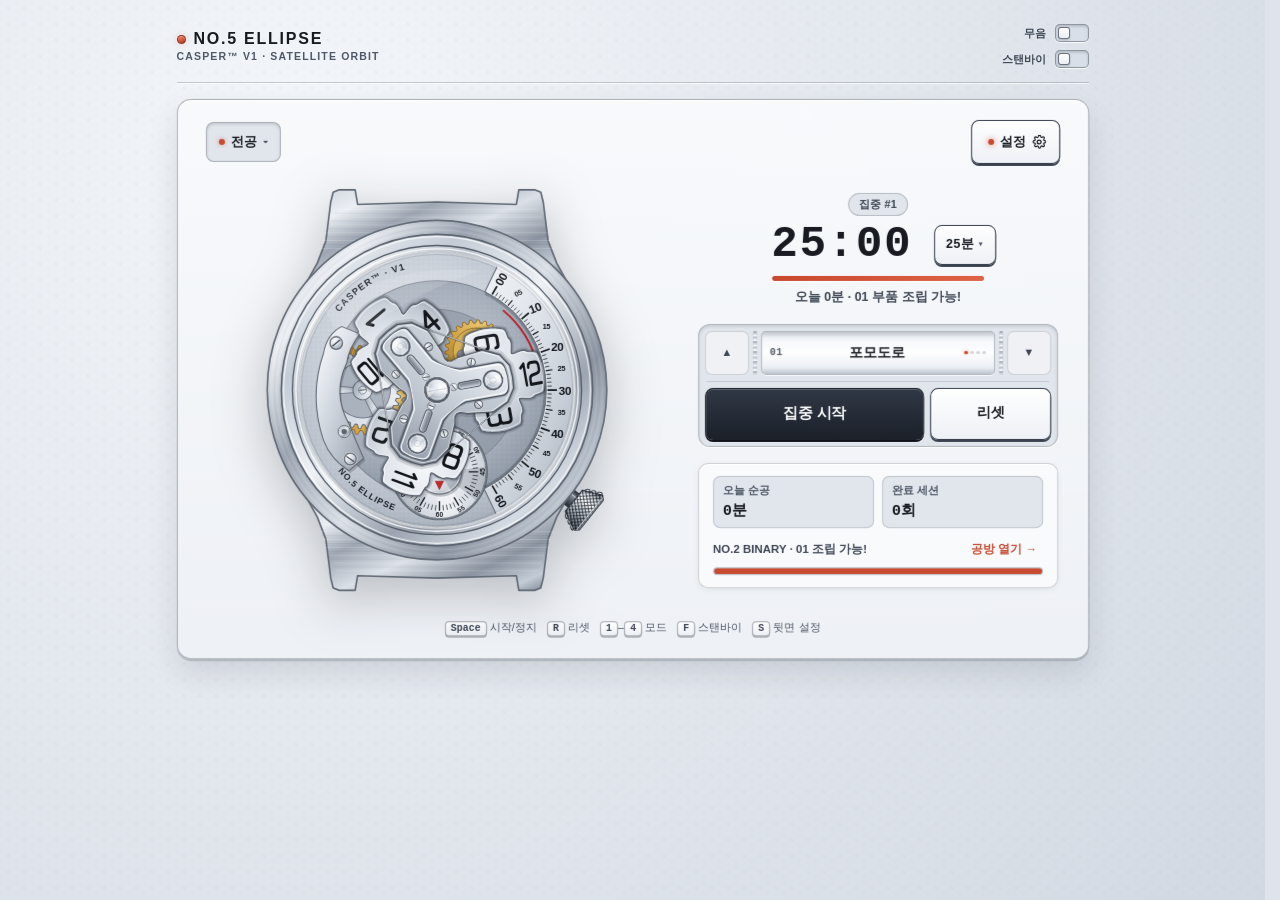
<file: t-v1.5/index.html>
<!DOCTYPE html>
<html lang="ko" data-theme="steel">
<head>
  <meta charset="UTF-8" />
  <meta name="viewport" content="width=device-width, initial-scale=1.0, viewport-fit=cover" />
  <meta name="theme-color" content="#E6E9ED" id="metaThemeColor" />
  <meta name="description" content="CASPER™ V1 — NO.1~NO.10 수학적 기계식 시계 컬렉션 기반 아날로그 몰입형 공부 타이머 (NO.5 ELLIPSE, NO.2 BINARY, NO.3 CYCLOID, NO.7 GEOMETRY)" />
  <title>CASPER™ V1 — NO.5 ELLIPSE 기계식 공부 타이머</title>
  <link rel="icon" type="image/svg+xml" href="data:image/svg+xml,%3Csvg xmlns='http://www.w3.org/2000/svg' viewBox='0 0 64 64'%3E%3Ccircle cx='32' cy='32' r='30' fill='%23C8CED6' stroke='%234A5058' stroke-width='3'/%3E%3Ccircle cx='32' cy='32' r='24' fill='%2325282D'/%3E%3Cpath d='M32 32 L49 18 A22 22 0 0 1 49 46 Z' fill='%23D94336' opacity='0.88'/%3E%3Ccircle cx='32' cy='32' r='6' fill='%23E5C26B'/%3E%3C/svg%3E" />
  <link rel="manifest" href="manifest.json?v=5.7.0" />
  <link rel="stylesheet" href="styles.css?v=5.7.0" />
</head>
<body>
  <div class="app-shell" id="appShell">
    <!-- 상단 바 -->
    <header class="topbar">
      <div class="brand-group">
        <div class="brand-mark">
          <span class="brand-dot" aria-hidden="true"></span>
          <span class="brand-title" id="brandTitle">NO.5 ELLIPSE</span>
        </div>
        <span class="brand-homage" id="brandHomage">CASPER™ V1 · SATELLITE ORBIT</span>
      </div>

      <div class="topbar-actions topbar-switch-stack" aria-label="상단 제어 스위치">
        <label class="topbar-switch-row" id="topbarMannerSwitch" for="chkMannerMode" title="독서실 · 도서관 무음 매너 모드">
          <span class="topbar-switch-label">무음</span>
          <input type="checkbox" id="chkMannerMode" class="toggle-input is-topbar" aria-label="독서실 · 도서관 무음 매너 모드" />
        </label>
        <label class="topbar-switch-row" id="topbarStandbySwitch" for="chkStandbyMode" title="풀스크린 스탠바이 모드 (F)">
          <span class="topbar-switch-label">스탠바이</span>
          <input type="checkbox" id="chkStandbyMode" class="toggle-input is-topbar" aria-label="풀스크린 스탠바이 모드" />
        </label>
      </div>
    </header>

    <!-- 스탠바이 모드 전용 상단 좌측 빠른 조작 바 (우측 무음·스탠바이 토글 스택 유지) -->
    <div class="standby-hud" id="standbyHud" aria-hidden="true">
      <button type="button" class="standby-btn" data-action="toggle-timer" id="btnStandbyToggle">시작</button>
      <button type="button" class="standby-btn" data-action="standby-toggle-music" id="btnStandbyMusic">음악</button>
    </div>

    <!-- 스탠바이 모드에서 음악이 닫혀 있을 때 좌하단에 뜨는 원터치 음악 열기 필 -->
    <button type="button" class="standby-music-pill" id="standbyMusicPill" data-action="standby-toggle-music" aria-label="스탠바이 음악 컨트롤 열기">
      <span class="music-live-dot is-idle" aria-hidden="true"></span>
      <span>YouTube Music 열기</span>
    </button>

    <!-- 단일 중앙 3D 플립 워치 모노리스 (앞면: 시계 집중 면 ↔ 뒷면: 케이스백 컨트롤 데크) -->
    <main class="workspace">
      <div class="monolith-scene" id="monolithScene">
        <div class="monolith-flipper" id="monolithFlipper">
          <!-- 앞면: 미니멀 새틀라이트 아워 집중 스테이지 -->
          <section class="hero-stage monolith-face is-front" aria-label="새틀라이트 아워 시계 스테이지">
            <div class="monolith-face-bar">
              <div class="front-meta-left">
                <button type="button" class="front-subject-tag" id="frontSubjectTag" data-action="open-subject-picker" aria-haspopup="dialog" aria-expanded="false" title="클릭해 과목 바로 변경">
                  <span class="front-subject-dot" aria-hidden="true"></span>
                  <span id="activeSubjectBadge">전공</span>
                  <span class="chip-caret" aria-hidden="true">▾</span>
                </button>
                <div class="stage-flag-slot" id="stageFlagSlot" aria-live="polite">
                  <span class="status-crown-tag" id="crownModeBadge" hidden>용두 1단 · ±1분 설정</span>
                  <span class="meta-pill is-muted" id="wakeLockBadge" hidden>화면 유지</span>
                  <span class="meta-pill is-manner" id="mannerBadge" hidden>독서실 무음</span>
                </div>
              </div>
              <button type="button" class="flip-deck-btn" id="btnFlipToBack" data-action="flip-deck" aria-label="뒷면 컨트롤 데크 열기" title="뒷면 컨트롤 데크로 뒤집기 (S)">
                <span class="atelier-alert-dot" id="frontAtelierDot" hidden aria-hidden="true"></span>
                <span>설정</span>
                <svg class="flip-icon-svg" width="14" height="14" viewBox="0 0 16 16" fill="none" aria-hidden="true">
                  <path d="M8 10.2A2.2 2.2 0 1 0 8 5.8a2.2 2.2 0 0 0 0 4.4Z" stroke="currentColor" stroke-width="1.5"/>
                  <path d="M13.3 9.7a1.1 1.1 0 0 0 .22 1.21l.04.04a1.33 1.33 0 1 1-1.88 1.88l-.04-.04a1.1 1.1 0 0 0-1.21-.22 1.1 1.1 0 0 0-.67 1.01v.12a1.33 1.33 0 1 1-2.67 0v-.06a1.1 1.1 0 0 0-.72-1.01 1.1 1.1 0 0 0-1.21.22l-.04.04a1.33 1.33 0 1 1-1.88-1.88l.04-.04a1.1 1.1 0 0 0 .22-1.21 1.1 1.1 0 0 0-1.01-.67h-.12a1.33 1.33 0 1 1 0-2.67h.06a1.1 1.1 0 0 0 1.01-.72 1.1 1.1 0 0 0-.22-1.21l-.04-.04a1.33 1.33 0 1 1 1.88-1.88l.04.04a1.1 1.1 0 0 0 1.21.22h.05a1.1 1.1 0 0 0 .67-1.01v-.12a1.33 1.33 0 1 1 2.67 0v.06a1.1 1.1 0 0 0 .67 1.01 1.1 1.1 0 0 0 1.21-.22l.04-.04a1.33 1.33 0 1 1 1.88 1.88l-.04.04a1.1 1.1 0 0 0-.22 1.21v.05a1.1 1.1 0 0 0 1.01.67h.12a1.33 1.33 0 1 1 0 2.67h-.06a1.1 1.1 0 0 0-1.01.67Z" stroke="currentColor" stroke-width="1.3" stroke-linecap="round" stroke-linejoin="round"/>
                </svg>
              </button>
            </div>

            <div class="watch-frame">
              <div id="satelliteMount" class="satellite-mount"></div>
            </div>

            <div class="front-console-col">
              <div class="readout-block">
                <div class="phase-badge-row" id="phaseBadgeRow">
                  <span class="phase-badge" id="phaseBadge">집중 #1</span>
                </div>
                <div class="readout-time-row">
                  <div class="digital-readout" id="digitalReadout" aria-live="off">25:00</div>
                  <button type="button" class="quick-time-chip" id="btnQuickTime" data-action="open-quick-time" aria-haspopup="dialog" aria-expanded="false" title="앞면에서 시간 빠르게 설정">
                    <span id="quickTimeLabel">25분</span>
                    <span class="chip-caret" aria-hidden="true">▾</span>
                  </button>
                </div>
                <div class="reserve-gauge" id="remainingGauge" role="progressbar" aria-label="남은 시간 게이지" aria-valuemin="0" aria-valuemax="100" aria-valuenow="100">
                  <div class="reserve-gauge-track">
                    <div class="reserve-gauge-fill" id="remainingGaugeFill"></div>
                  </div>
                </div>
                <div class="status-line motivation-line" id="statusLine">첫 세션을 시작해 보세요 · 다음 부품 가공 중</div>
              </div>

              <!-- 시계 하단 일체형 모드 드럼 + 대형 터치 집중 시작/리셋 통합 조작 파드 -->
              <div class="watch-control-pod" aria-label="모드 전환 및 타이머 조작 파드">
                <div class="mode-drum-chassis" id="modeDrumChassis" aria-label="모드 회전 드럼 셀렉터">
                  <button type="button" class="mode-drum-step" data-action="step-mode-drum" data-dir="-1" aria-label="이전 모드로 회전" title="이전 모드">▲</button>
                  <div class="mode-drum-knurl is-left" aria-hidden="true"></div>
                  <div class="mode-drum-viewport" id="modeDrumViewport" role="button" tabindex="0" aria-label="모드 회전 드럼 (클릭·스크롤·드래그로 모드 전환)" title="클릭·스크롤·드래그로 모드 전환">
                    <div class="mode-drum-stage" id="modeDrumStage" data-active-mode="pomodoro">
                      <div class="mode-drum-face is-active" data-drum-mode="pomodoro">
                        <span class="drum-face-idx">01</span>
                        <span class="drum-face-name">포모도로</span>
                        <span class="drum-face-dots" aria-hidden="true"><i class="is-on"></i><i></i><i></i><i></i></span>
                      </div>
                      <div class="mode-drum-face" data-drum-mode="countdown" aria-hidden="true">
                        <span class="drum-face-idx">02</span>
                        <span class="drum-face-name">타이머</span>
                        <span class="drum-face-dots" aria-hidden="true"><i></i><i class="is-on"></i><i></i><i></i></span>
                      </div>
                      <div class="mode-drum-face" data-drum-mode="stopwatch" aria-hidden="true">
                        <span class="drum-face-idx">03</span>
                        <span class="drum-face-name">스톱워치</span>
                        <span class="drum-face-dots" aria-hidden="true"><i></i><i></i><i class="is-on"></i><i></i></span>
                      </div>
                      <div class="mode-drum-face" data-drum-mode="clock" aria-hidden="true">
                        <span class="drum-face-idx">04</span>
                        <span class="drum-face-name">데스크 시계</span>
                        <span class="drum-face-dots" aria-hidden="true"><i></i><i></i><i></i><i class="is-on"></i></span>
                      </div>
                    </div>
                  </div>
                  <div class="mode-drum-knurl is-right" aria-hidden="true"></div>
                  <button type="button" class="mode-drum-step" data-action="step-mode-drum" data-dir="1" aria-label="다음 모드로 회전" title="다음 모드">▼</button>
                </div>
                <div class="pod-divider" aria-hidden="true"></div>
                <div class="primary-controls pod-action-row">
                  <button type="button" class="ctrl-btn is-primary" id="btnToggle" data-action="toggle-timer">집중 시작</button>
                  <button type="button" class="ctrl-btn" id="btnReset" data-action="reset-timer">리셋</button>
                  <button type="button" class="ctrl-btn is-accent" id="btnSaveStopwatch" data-action="save-stopwatch" hidden>기록 저장</button>
                  <div class="pod-clock-plate" id="podClockPlate" hidden>실시간 시계 · 다이얼 클릭 타종</div>
                </div>
              </div>

              <!-- 데스크톱(≥1024px) 전용 오늘의 기록·공방 요약 카드 -->
              <div class="desktop-summary-card" id="desktopSummaryCard" aria-label="오늘의 공부 및 공방 요약">
                <div class="desktop-summary-grid">
                  <div class="desktop-summary-stat">
                    <span class="desktop-summary-k">오늘 순공</span>
                    <strong class="desktop-summary-v" id="deskTodayMinutes">0분</strong>
                  </div>
                  <div class="desktop-summary-stat">
                    <span class="desktop-summary-k">완료 세션</span>
                    <strong class="desktop-summary-v" id="deskTodaySessions">0회</strong>
                  </div>
                </div>
                <div class="desktop-summary-atelier">
                  <div class="desktop-summary-atelier-row">
                    <span class="desktop-summary-atelier-label" id="deskAtelierLabel">공방 부품 가공 중</span>
                    <button type="button" class="text-link-btn is-compact-link" data-action="open-back-tab" data-tab="atelier">공방 열기 →</button>
                  </div>
                  <div class="sub-bar-track desktop-summary-track">
                    <div class="sub-bar-fill" id="deskAtelierBarFill"></div>
                  </div>
                </div>
              </div>
            </div>

            <div class="shortcut-bar" aria-label="키보드 단축키 안내">
              <span><kbd>Space</kbd> 시작/정지</span>
              <span><kbd>R</kbd> 리셋</span>
              <span><kbd>1</kbd>–<kbd>4</kbd> 모드</span>
              <span><kbd>F</kbd> 스탠바이</span>
              <span><kbd>S</kbd> 뒷면 설정</span>
            </div>
          </section>

          <!-- 뒷면: 케이스백 4-탭 컨트롤 데크 -->
          <aside class="dashboard-panel monolith-face is-back" id="backControlDeck" aria-label="타이머 제어 및 공부 기록 패널" aria-hidden="true">
            <div class="monolith-face-bar is-back-bar">
              <div class="caseback-title-wrap">
                <span class="caseback-engraving">CASEBACK · CONTROL DECK</span>
                <span class="dev-mode-badge" id="devModeBadge" hidden>DEV</span>
              </div>
              <button type="button" class="flip-deck-btn is-return" id="btnFlipToFront" data-action="flip-deck" aria-label="앞면 시계로 돌아가기" title="앞면 시계로 뒤집기 (Esc / S)">
                <svg class="flip-icon-svg" width="14" height="14" viewBox="0 0 16 16" fill="none" aria-hidden="true">
                  <circle cx="9.5" cy="8" r="4.8" stroke="currentColor" stroke-width="1.45"/>
                  <path d="M9.5 5.4V8l1.7 1.1M4.2 8H1.6M3.1 6.2 1.4 8l1.7 1.8" stroke="currentColor" stroke-width="1.4" stroke-linecap="round" stroke-linejoin="round"/>
                </svg>
                <span>시계로</span>
              </button>
            </div>

            <div class="tab-bar is-four" role="tablist" aria-label="대시보드 탭">
              <button type="button" class="tab-btn is-active" role="tab" aria-selected="true" aria-controls="panelTimer" id="tabTimer" data-action="switch-tab" data-tab="timer">타이머</button>
              <div class="rocker-pivot-divider" aria-hidden="true"></div>
              <button type="button" class="tab-btn" role="tab" aria-selected="false" aria-controls="panelSound" id="tabSound" data-action="switch-tab" data-tab="sound">사운드</button>
              <div class="rocker-pivot-divider" aria-hidden="true"></div>
              <button type="button" class="tab-btn" role="tab" aria-selected="false" aria-controls="panelLog" id="tabLog" data-action="switch-tab" data-tab="log">기록</button>
              <div class="rocker-pivot-divider" aria-hidden="true"></div>
              <button type="button" class="tab-btn" role="tab" aria-selected="false" aria-controls="panelAtelier" id="tabAtelier" data-action="switch-tab" data-tab="atelier">
                <span>공방</span>
                <span class="atelier-alert-dot" id="tabAtelierDot" hidden aria-hidden="true"></span>
              </button>
            </div>

            <div class="back-deck-scroll">
              <!-- 탭 1: 타이머 설정 -->
              <section class="tab-panel is-active" id="panelTimer" role="tabpanel" aria-labelledby="tabTimer">
                <div class="card-block" id="timeConfigCard">
            <div class="card-head">
              <h2 class="card-title" id="timeConfigTitle">포모도로 구성</h2>
              <span class="card-sub" id="roundIndicator">현재 라운드 #1</span>
            </div>

            <div class="preset-row" id="pomodoroPresetsRow" role="group" aria-label="포모도로 프리셋">
              <button type="button" class="preset-btn is-active" data-action="set-preset" data-focus="25" data-break="5" aria-pressed="true">25 / 5</button>
              <div class="rocker-pivot-divider" aria-hidden="true"></div>
              <button type="button" class="preset-btn" data-action="set-preset" data-focus="50" data-break="10" aria-pressed="false">50 / 10</button>
              <div class="rocker-pivot-divider" aria-hidden="true"></div>
              <button type="button" class="preset-btn" data-action="set-preset" data-focus="90" data-break="20" aria-pressed="false">90 / 20</button>
            </div>

            <div class="finetune-row" id="fineTuneRow">
              <button type="button" class="step-btn" data-action="adjust-min" data-delta="-5">-5분</button>
              <button type="button" class="step-btn" data-action="adjust-min" data-delta="-1">-1분</button>
              <div class="finetune-value" id="configMinutesDisplay">25분</div>
              <button type="button" class="step-btn" data-action="adjust-min" data-delta="1">+1분</button>
              <button type="button" class="step-btn" data-action="adjust-min" data-delta="5">+5분</button>
            </div>

            <div class="option-row" id="pomodoroOptionsRow">
              <label class="check-label">
                <input type="checkbox" id="chkAutoBreak" />
                <span>종료 시 휴식/다음 라운드 자동 시작</span>
              </label>
              <button type="button" class="text-link-btn" data-action="reset-round">라운드 #1 초기화</button>
            </div>
          </div>

          <div class="card-block">
            <div class="card-head">
              <h2 class="card-title">과목 / 프로젝트 태그</h2>
              <span class="card-sub">완료 시 자동 기록</span>
            </div>
            <div class="subject-chips" id="subjectChips"></div>
            <form class="add-subject-form" id="addSubjectForm">
              <input type="text" id="newSubjectInput" class="text-input" maxlength="16" placeholder="새 과목 추가 (예: 미적분, 토익)" aria-label="새 과목명 입력" />
              <button type="submit" class="small-btn">추가</button>
            </form>
          </div>
        </section>

        <!-- 탭 2: 사운드 믹서 & YouTube Music (접이식 섹션) -->
        <section class="tab-panel" id="panelSound" role="tabpanel" aria-labelledby="tabSound" hidden>
          <details class="card-block card-collapsible is-music-card" open>
            <summary class="card-head card-summary">
              <span class="card-summary-left">
                <span class="collapse-chevron" aria-hidden="true">▾</span>
                <h2 class="card-title">YouTube Music 공부 플레이어</h2>
              </span>
              <button type="button" class="text-link-btn" data-action="open-ytm-popup" title="유튜브 뮤직 공식 웹 팝업으로 열기">YT Music 팝업 ↗</button>
            </summary>

            <div class="card-collapse-body">
              <form class="music-url-form" id="musicUrlForm">
                <input type="url" id="musicUrlInput" class="text-input" placeholder="YouTube Music 곡·플레이리스트 링크" aria-label="YouTube Music 링크 입력" />
                <div class="music-form-subrow">
                  <input type="text" id="musicTitleInput" class="text-input" maxlength="28" placeholder="북마크 이름 (선택)" aria-label="플레이리스트 북마크 이름" />
                  <button type="submit" class="small-btn is-solid">재생</button>
                  <button type="button" class="small-btn" data-action="save-music-bookmark">저장</button>
                </div>
              </form>

              <div class="music-preset-chips" id="musicPresetChips" aria-label="추천 및 저장된 공부 음악"></div>

              <div class="option-row">
                <label class="check-label">
                  <input type="checkbox" id="chkMusicAutoSync" checked />
                  <span>타이머 시작·정지 시 음악 자동 재생/일시정지</span>
                </label>
              </div>
            </div>
          </details>

          <details class="card-block card-collapsible" open>
            <summary class="card-head card-summary">
              <span class="card-summary-left">
                <span class="collapse-chevron" aria-hidden="true">▾</span>
                <h2 class="card-title">종료 알림음</h2>
              </span>
              <button type="button" class="text-link-btn" data-action="test-alarm">미리 듣기</button>
            </summary>
            <div class="card-collapse-body">
              <div class="segmented-row" role="group" aria-label="종료 알림음 선택">
                <button type="button" class="seg-btn is-active" data-action="set-alarm" data-alarm="gong" aria-pressed="true">5270P 공</button>
                <div class="rocker-pivot-divider" aria-hidden="true"></div>
                <button type="button" class="seg-btn" data-action="set-alarm" data-alarm="chime" aria-pressed="false">단발 차임</button>
                <div class="rocker-pivot-divider" aria-hidden="true"></div>
                <button type="button" class="seg-btn" data-action="set-alarm" data-alarm="silent" aria-pressed="false">무음</button>
              </div>
              <div class="option-row">
                <label class="check-label">
                  <input type="checkbox" id="chkHourlyChime" />
                  <span>데스크 시계 모드 정각 1회 클래식 공 타종</span>
                </label>
              </div>
            </div>
          </details>

          <details class="card-block card-collapsible" open>
            <summary class="card-head card-summary">
              <span class="card-summary-left">
                <span class="collapse-chevron" aria-hidden="true">▾</span>
                <h2 class="card-title">집중 사운드 믹서 (오프라인 자체 합성)</h2>
              </span>
              <button type="button" class="text-link-btn" data-action="mute-ambience">전체 음소거 (M)</button>
            </summary>

            <div class="card-collapse-body">
              <div class="mixer-list">
                <div class="mixer-item">
                  <div class="mixer-label-row">
                    <label for="sliderTick">4Hz 무브먼트 탈진기 ASMR (Miyota 90S5)</label>
                    <span class="mixer-val" id="valTick">0%</span>
                  </div>
                  <input type="range" id="sliderTick" class="range-slider" min="0" max="100" value="0" />
                </div>

                <div class="mixer-item">
                  <div class="mixer-label-row">
                    <label for="sliderRain">빗소리 (Pink Noise Lowpass)</label>
                    <span class="mixer-val" id="valRain">0%</span>
                  </div>
                  <input type="range" id="sliderRain" class="range-slider" min="0" max="100" value="0" />
                </div>

                <div class="mixer-item">
                  <div class="mixer-label-row">
                    <label for="sliderCafe">도서관 · 카페 앰비언스</label>
                    <span class="mixer-val" id="valCafe">0%</span>
                  </div>
                  <input type="range" id="sliderCafe" class="range-slider" min="0" max="100" value="0" />
                </div>
              </div>
            </div>
          </details>
        </section>

        <!-- 탭 3: 공부 기록 아카이브 -->
        <section class="tab-panel" id="panelLog" role="tabpanel" aria-labelledby="tabLog" hidden>
          <div class="kpi-grid">
            <div class="kpi-card">
              <span class="kpi-label">오늘의 순공 시간</span>
              <strong class="kpi-value" id="statTodayMinutes">0분</strong>
            </div>
            <div class="kpi-card">
              <span class="kpi-label">완료 세션</span>
              <strong class="kpi-value" id="statTodaySessions">0회</strong>
            </div>
          </div>

          <div class="card-block">
            <div class="card-head">
              <h2 class="card-title">최근 7일 집중 잔디</h2>
              <span class="card-sub">일일 순공 강도</span>
            </div>
            <div class="heatmap-grid" id="heatmapGrid"></div>
          </div>

          <div class="card-block">
            <div class="card-head">
              <h2 class="card-title">오늘의 과목 비중</h2>
            </div>
            <div class="subject-bars" id="subjectBars"></div>
          </div>

          <div class="card-block">
            <div class="card-head">
              <h2 class="card-title">최근 세션 로그</h2>
              <div class="backup-inline">
                <button type="button" class="text-link-btn is-neutral" data-action="export-json">JSON 백업</button>
                <button type="button" class="text-link-btn is-neutral" data-action="trigger-import">복원</button>
                <span class="backup-sep" aria-hidden="true"></span>
                <button type="button" class="text-link-btn is-danger" data-action="clear-logs">비우기</button>
              </div>
            </div>
            <input type="file" id="importFileInput" accept=".json,application/json" hidden />
            <div class="recent-logs" id="recentLogsList"></div>
          </div>
        </section>

        <!-- 탭 4: Casper 워치메이커 공방 (ATELIER · 접이식 섹션) -->
        <section class="tab-panel" id="panelAtelier" role="tabpanel" aria-labelledby="tabAtelier" hidden>
          <div class="card-block atelier-dev-strip" id="atelierDevStrip" hidden>
            <div class="card-head">
              <h2 class="card-title">개발자 모드 활성 (모든 디자인·기능 해제)</h2>
              <span class="card-sub">공방 5회 클릭 시 해제</span>
            </div>
            <div class="dev-watch-row" role="group" aria-label="개발자 모드 시계 디자인 빠른 전환">
              <button type="button" class="small-btn dev-cal-btn" data-action="select-caliber" data-caliber="cal-e">NO.5 Ellipse</button>
              <button type="button" class="small-btn dev-cal-btn" data-action="select-caliber" data-caliber="cal-b">NO.2 Binary</button>
              <button type="button" class="small-btn dev-cal-btn" data-action="select-caliber" data-caliber="cal-c">NO.3 Cycloid</button>
              <button type="button" class="small-btn dev-cal-btn" data-action="select-caliber" data-caliber="cal-g">NO.7 Geometry</button>
            </div>
            <div class="dev-action-row">
              <button type="button" class="small-btn" data-action="dev-toggle-demo">600× 시연 토글</button>
              <button type="button" class="small-btn" data-action="dev-add-session">+60분 테스트 기록</button>
              <button type="button" class="small-btn" data-action="dev-reset-parts">부품 조립 초기화</button>
            </div>
          </div>

          <details class="card-block card-collapsible atelier-blueprint-card" open>
            <summary class="card-head card-summary">
              <span class="card-summary-left">
                <span class="collapse-chevron" aria-hidden="true">▾</span>
                <h2 class="card-title" id="atelierProjectTitle">제작 중 · NO.2 BINARY</h2>
              </span>
              <span class="card-sub" id="atelierProgressMeta">조립 0/6 · 누적 0분 / 12시간</span>
            </summary>

            <div class="card-collapse-body">
              <div class="atelier-blueprint-stage" id="atelierBlueprintMount"></div>

              <div class="atelier-progress-wrap">
                <div class="atelier-progress-head">
                  <span class="atelier-next-label" id="atelierNextPartLabel">01 메인플레이트 가공 중</span>
                  <span class="atelier-next-pct" id="atelierNextPartPct">0%</span>
                </div>
                <div class="sub-bar-track atelier-bar-track">
                  <div class="sub-bar-fill atelier-bar-fill" id="atelierBarFill"></div>
                </div>
              </div>

              <div class="atelier-parts-grid" id="atelierPartsGrid"></div>

              <button type="button" class="ctrl-btn atelier-assemble-btn" id="btnAssemblePart" data-action="assemble-part" disabled>
                다음 부품 가공 중 (1시간 30분 남음)
              </button>
            </div>
          </details>

          <details class="card-block card-collapsible" open>
            <summary class="card-head card-summary">
              <span class="card-summary-left">
                <span class="collapse-chevron" aria-hidden="true">▾</span>
                <h2 class="card-title">NO.1–10 수학 칼리버 컬렉션</h2>
              </span>
              <span class="card-sub">완성 시 앞면 시계 즉시 교체</span>
            </summary>
            <div class="card-collapse-body">
              <div class="atelier-caliber-list" id="atelierCaliberList"></div>
            </div>
          </details>

          <details class="card-block card-collapsible" open>
            <summary class="card-head card-summary">
              <span class="card-summary-left">
                <span class="collapse-chevron" aria-hidden="true">▾</span>
                <h2 class="card-title">스페셜 마감 파츠</h2>
              </span>
              <span class="card-sub">딥워크 · 스트릭 · 누적 달성 해금</span>
            </summary>
            <div class="card-collapse-body">
              <div class="atelier-finish-grid" id="atelierFinishGrid"></div>
            </div>
          </details>
        </section>
            </div>
          </aside>
        </div>
      </div>

      <!-- 앞면·뒷면·스탠바이 모두에서 끊김 없이 유지되는 YouTube Music 통합 콘솔 독 -->
      <div class="music-player-dock" id="musicPlayerDock" hidden aria-label="YouTube Music 통합 컨트롤러">
        <div class="music-dock-bar">
          <div class="music-dock-info">
            <span class="music-live-dot" id="musicLiveDot" aria-hidden="true"></span>
            <span class="music-dock-title" id="musicNowTitle">재생할 음악을 선택하세요</span>
            <span class="music-type-badge" id="musicTypeBadge" hidden>TRACK</span>
          </div>
          <div class="music-dock-controls">
            <button type="button" class="dock-mini-btn" data-action="music-prev" title="이전 곡 / 이전 프리셋" aria-label="이전 곡">‹</button>
            <button type="button" class="dock-mini-btn is-play-main" id="btnMusicPlayPause" data-action="music-toggle-play" title="재생 / 일시정지 (P)">재생</button>
            <button type="button" class="dock-mini-btn" data-action="music-next" title="다음 곡 / 다음 프리셋" aria-label="다음 곡">›</button>
            <button type="button" class="dock-mini-btn" id="btnMusicToggleDetail" data-action="music-toggle-detail" aria-expanded="false" title="플레이리스트·링크·상세 컨트롤 열기">상세</button>
            <button type="button" class="dock-mini-btn is-close" data-action="music-unload" title="플레이어 닫기" aria-label="플레이어 닫기">✕</button>
          </div>
        </div>

        <div class="music-vol-bar">
          <button type="button" class="dock-mini-btn" id="btnMusicMute" data-action="music-toggle-mute" aria-pressed="false" title="음악 음소거">음소거</button>
          <input type="range" id="sliderMusicVol" class="range-slider music-vol-slider" min="0" max="100" value="75" aria-label="YouTube Music 볼륨" />
          <span class="music-vol-val" id="valMusicVol">75%</span>
          <button type="button" class="dock-mini-btn" id="btnMusicToggleFrame" data-action="music-toggle-frame" title="영상 화면 접기/보기">접기</button>
          <button type="button" class="dock-mini-btn" data-action="open-ytm-popup" title="YouTube Music 앱/팝업에서 열기">YT↗</button>
        </div>

        <div class="music-detail-drawer" id="musicDetailDrawer" hidden>
          <div class="drawer-section">
            <div class="drawer-label-row">
              <span class="drawer-label">빠른 플레이리스트 전환</span>
              <label class="drawer-sync-check">
                <input type="checkbox" id="chkDockAutoSync" checked />
                <span>타이머 연동</span>
              </label>
            </div>
            <div class="music-preset-chips is-compact" id="dockPresetChips"></div>
          </div>

          <form class="dock-url-form" id="dockUrlForm">
            <input type="url" id="dockUrlInput" class="text-input is-compact" placeholder="YouTube Music 링크 붙여넣기" aria-label="스탠바이 YouTube Music 링크 입력" />
            <button type="submit" class="small-btn is-solid is-compact">재생</button>
            <button type="button" class="small-btn is-compact" data-action="dock-save-bookmark" title="현재 입력한 링크 북마크 저장">저장</button>
          </form>

          <div class="drawer-ambient-row" aria-label="배경 백색소음 빠른 레이어링">
            <span class="drawer-label">배경음 레이어</span>
            <div class="drawer-ambient-pills">
              <button type="button" class="ambient-quick-btn" id="btnQuickTick" data-action="quick-ambient" data-channel="tick">4Hz 틱</button>
              <button type="button" class="ambient-quick-btn" id="btnQuickRain" data-action="quick-ambient" data-channel="rain">빗소리</button>
              <button type="button" class="ambient-quick-btn" id="btnQuickCafe" data-action="quick-ambient" data-channel="cafe">카페</button>
            </div>
          </div>
        </div>

        <div class="music-file-notice" id="musicFileNotice" hidden>
          로컬 파일(<code>file://</code>) 실행 시 유튜브 보안 정책으로 내장 재생이 제한될 수 있습니다. 우측 <strong>YT↗</strong> 버튼으로 YouTube Music 미니 팝업을 열어 함께 사용하세요.
        </div>
        <div class="music-iframe-wrap" id="musicIframeWrap">
          <iframe id="musicIframe" class="music-iframe" title="NO.1 PRO YouTube Music Player" allow="accelerometer; autoplay; clipboard-write; encrypted-media; gyroscope; picture-in-picture; web-share" referrerpolicy="strict-origin-when-cross-origin" allowfullscreen></iframe>
        </div>
      </div>
    </main>

    <!-- 앞면 빠른 시간 설정 바텀시트 (B-2) -->
    <div class="modal-backdrop is-sheet" id="quickTimeSheet" hidden role="dialog" aria-modal="true" aria-labelledby="quickTimeTitle">
      <div class="modal-card sheet-card">
        <div class="sheet-head">
          <div>
            <div class="modal-eyebrow">QUICK TIME</div>
            <h3 class="modal-title" id="quickTimeTitle">빠른 시간 설정</h3>
          </div>
          <button type="button" class="sheet-close-btn" data-action="close-quick-time" aria-label="닫기">✕</button>
        </div>

        <div class="preset-row" id="sheetPresetsRow" role="group" aria-label="포모도로 프리셋">
          <button type="button" class="preset-btn is-active" data-action="set-preset-quick" data-focus="25" data-break="5" aria-pressed="true">25 / 5</button>
          <div class="rocker-pivot-divider" aria-hidden="true"></div>
          <button type="button" class="preset-btn" data-action="set-preset-quick" data-focus="50" data-break="10" aria-pressed="false">50 / 10</button>
          <div class="rocker-pivot-divider" aria-hidden="true"></div>
          <button type="button" class="preset-btn" data-action="set-preset-quick" data-focus="90" data-break="20" aria-pressed="false">90 / 20</button>
        </div>

        <div class="finetune-row" id="sheetFineTuneRow">
          <button type="button" class="step-btn" data-action="adjust-min" data-delta="-5">-5분</button>
          <button type="button" class="step-btn" data-action="adjust-min" data-delta="-1">-1분</button>
          <div class="finetune-value" id="sheetMinutesDisplay">25분</div>
          <button type="button" class="step-btn" data-action="adjust-min" data-delta="1">+1분</button>
          <button type="button" class="step-btn" data-action="adjust-min" data-delta="5">+5분</button>
        </div>

        <div class="modal-actions">
          <button type="button" class="ctrl-btn is-primary sheet-done-btn" data-action="close-quick-time">완료</button>
        </div>
      </div>
    </div>

    <!-- 앞면 빠른 과목 선택 시트 (B-4) -->
    <div class="modal-backdrop is-sheet" id="subjectSheet" hidden role="dialog" aria-modal="true" aria-labelledby="subjectSheetTitle">
      <div class="modal-card sheet-card">
        <div class="sheet-head">
          <div>
            <div class="modal-eyebrow">SUBJECT TAG</div>
            <h3 class="modal-title" id="subjectSheetTitle">공부 과목 선택</h3>
          </div>
          <button type="button" class="sheet-close-btn" data-action="close-subject-picker" aria-label="닫기">✕</button>
        </div>
        <div class="subject-chips" id="quickSubjectChips"></div>
        <div class="sheet-foot-row">
          <button type="button" class="text-link-btn" data-action="open-subject-manage">새 과목 추가·관리 →</button>
          <button type="button" class="ctrl-btn" data-action="close-subject-picker">닫기</button>
        </div>
      </div>
    </div>

    <!-- 세션 완료 1줄 회고 모달 (B-6) -->
    <div class="modal-backdrop" id="reflectionModal" hidden role="dialog" aria-modal="true" aria-labelledby="reflectionTitle">
      <div class="modal-card">
        <div class="modal-eyebrow">SESSION COMPLETE</div>
        <h3 class="modal-title" id="reflectionTitle">25분 집중을 마쳤습니다</h3>
        <p class="modal-desc" id="reflectionDesc">세션이 공부 기록에 자동 저장되었습니다. 원하시면 1줄 회고 메모를 남겨보세요.</p>
        <div class="reflection-atelier-reward" id="reflectionAtelierReward" hidden></div>
        <form id="reflectionForm" class="modal-form">
          <input type="text" id="reflectionInput" class="text-input" maxlength="140" placeholder="예: 3장 연습문제 완료, 개념 정리 끝" aria-label="세션 한 줄 회고 메모" />
          <div class="modal-actions is-reflection-actions">
            <button type="submit" class="ctrl-btn is-primary" id="btnReflectionPrimary">메모 저장하고 휴식 시작</button>
            <div class="modal-sub-actions">
              <button type="button" class="ctrl-btn" id="btnReflectionSaveOnly" data-action="save-reflection-only" hidden>메모만 저장</button>
              <button type="button" class="ctrl-btn is-ghost" data-action="close-reflection">닫기</button>
            </div>
          </div>
        </form>
      </div>
    </div>

    <!-- 용두·다이얼 조작 가이드 모달 -->
    <div class="modal-backdrop" id="guideModal" hidden role="dialog" aria-modal="true" aria-labelledby="guideTitle">
      <div class="modal-card guide-modal-card">
        <div class="modal-eyebrow">MECHANICAL GUIDE</div>
        <h3 class="modal-title" id="guideTitle">용두 · 다이얼 조작 안내</h3>
        <div class="guide-list">
          <div class="guide-item">
            <span class="guide-badge is-minute">용두 1회 클릭 (1단 인출 · ±1분)</span>
            <p class="guide-copy">기본 0단(잠금)에서는 조작되지 않습니다. 4시 용두를 <strong>한 번 클릭해 1단으로 뽑은 뒤</strong> 스크롤·드래그하면 <strong>±1분 단위</strong>로 정밀하게 조절됩니다.</p>
          </div>
          <div class="guide-item">
            <span class="guide-badge is-hour">용두 2회 클릭 (2단 인출 · ±5분)</span>
            <p class="guide-copy">용두를 <strong>한 번 더 클릭해 2단으로 뽑으면</strong> <strong>±5분 단위</strong>로 빠르게 조절되며, 60분 이상 설정 시 좌측 시간 게이지가 함께 올라갑니다. 다시 클릭하면 0단 잠금으로 복귀합니다.</p>
          </div>
          <div class="guide-item">
            <span class="guide-badge is-dial">다이얼 클릭 · 더블 클릭</span>
            <p class="guide-copy">시계 다이얼을 <strong>한 번 클릭</strong>하면 5270P 타종이 울리고, <strong>더블 클릭</strong>하면 <strong>600× 기계식 고속 시연</strong>을 시작하거나 종료할 수 있습니다.</p>
          </div>
        </div>
        <div class="guide-shortcuts">
          <span><kbd>Space</kbd> 시작/정지</span>
          <span><kbd>R</kbd> 리셋</span>
          <span><kbd>1</kbd>–<kbd>4</kbd> 모드</span>
          <span><kbd>F</kbd> 스탠바이</span>
          <span><kbd>S</kbd> 뒷면 설정</span>
          <span><kbd>P</kbd> 음악</span>
          <span><kbd>M</kbd> 음소거</span>
        </div>
        <div class="modal-actions">
          <button type="button" class="ctrl-btn is-primary" data-action="close-guide">확인</button>
        </div>
      </div>
    </div>

    <!-- 토스트 알림 -->
    <div class="toast-banner" id="toastBanner" role="status" aria-live="polite" hidden></div>
  </div>

  <!-- Zero-Build Classic Scripts (file:// 100% 호환 · 캐시 버전 v5.7.0) -->
  <script src="timer-core.js?v=5.7.0"></script>
  <script src="audio-engine.js?v=5.7.0"></script>
  <script src="music-player.js?v=5.7.0"></script>
  <script src="atelier-engine.js?v=5.7.0"></script>
  <script src="storage.js?v=5.7.0"></script>
  <script src="satellite-engine.js?v=5.7.0"></script>
  <script src="jump-watch-engine.js?v=5.7.0"></script>
  <script src="cycloid-watch-engine.js?v=5.7.0"></script>
  <script src="geometry-watch-engine.js?v=5.7.0"></script>
  <script src="app.js?v=5.7.0"></script>
</body>
</html>
</file>
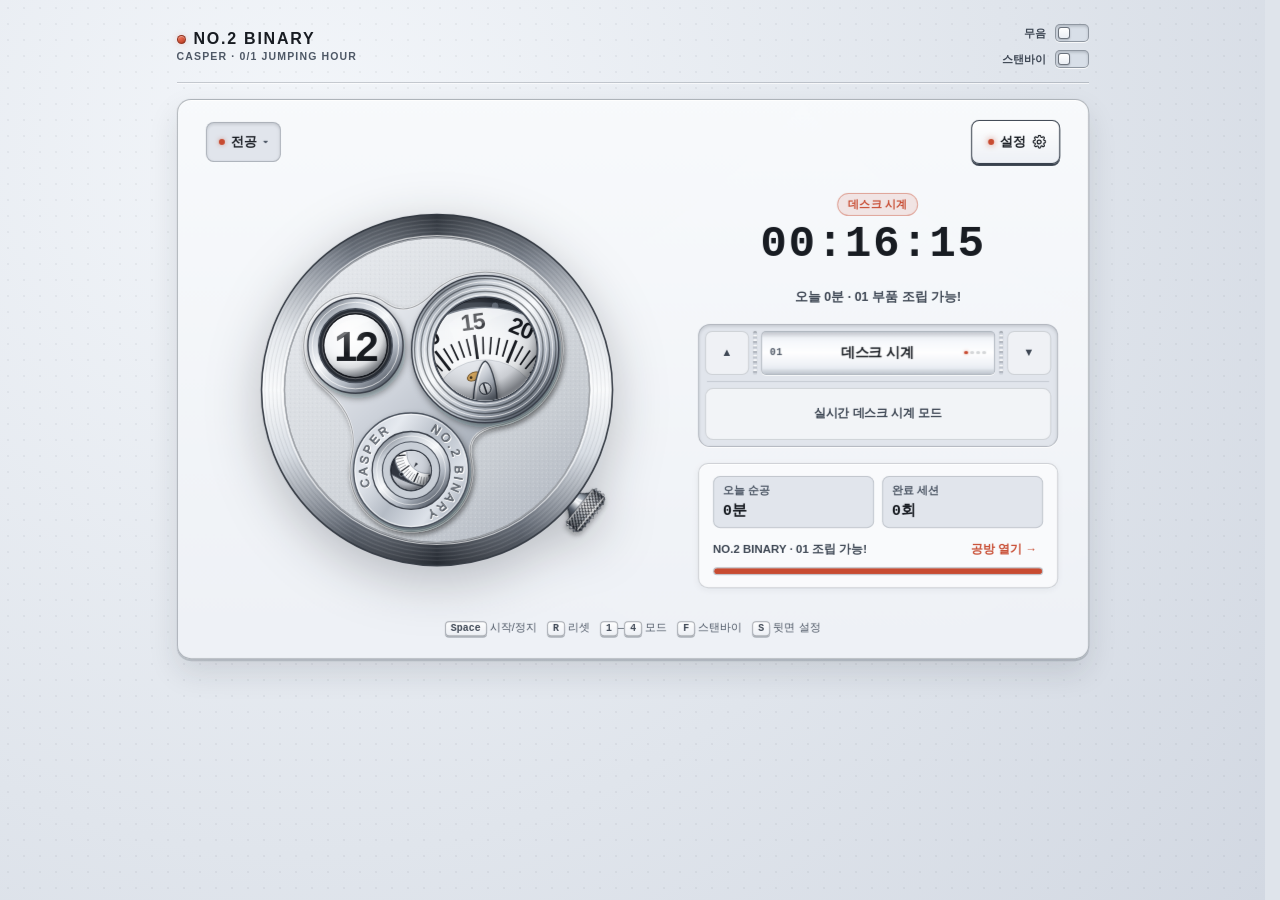
<file: t-v1.6/index.html>
<!DOCTYPE html>
<html lang="ko" data-theme="steel">
<head>
  <meta charset="UTF-8" />
  <meta name="viewport" content="width=device-width, initial-scale=1.0, viewport-fit=cover" />
  <meta name="theme-color" content="#E6E9ED" id="metaThemeColor" />
  <meta name="description" content="CASPER — NO.1~NO.10 수학적 기계식 시계 컬렉션 기반 아날로그 몰입형 공부 타이머 (NO.1 ALGEBRA, NO.2 BINARY, NO.3 CYCLOID, NO.5 ELLIPSE, NO.7 GEOMETRY)" />
  <title>CASPER — NO.2 BINARY 기계식 공부 타이머</title>
  <link rel="icon" type="image/svg+xml" href="data:image/svg+xml,%3Csvg xmlns='http://www.w3.org/2000/svg' viewBox='0 0 64 64'%3E%3Ccircle cx='32' cy='32' r='30' fill='%23C8CED6' stroke='%234A5058' stroke-width='3'/%3E%3Ccircle cx='32' cy='32' r='24' fill='%2325282D'/%3E%3Cpath d='M32 32 L49 18 A22 22 0 0 1 49 46 Z' fill='%23D94336' opacity='0.88'/%3E%3Ccircle cx='32' cy='32' r='6' fill='%23E5C26B'/%3E%3C/svg%3E" />
  <link rel="manifest" href="manifest.json?v=5.8.6" />
  <link rel="stylesheet" href="styles.css?v=5.8.6" />
</head>
<body>
  <div class="app-shell" id="appShell">
    <!-- 상단 바 -->
    <header class="topbar">
      <div class="brand-group">
        <div class="brand-mark">
          <span class="brand-dot" aria-hidden="true"></span>
          <span class="brand-title" id="brandTitle">NO.2 BINARY</span>
        </div>
        <span class="brand-homage" id="brandHomage">CASPER · 0/1 JUMPING HOUR</span>
      </div>

      <div class="topbar-actions topbar-switch-stack" aria-label="상단 제어 스위치">
        <label class="topbar-switch-row" id="topbarMannerSwitch" for="chkMannerMode" title="독서실 · 도서관 무음 매너 모드">
          <span class="topbar-switch-label">무음</span>
          <input type="checkbox" id="chkMannerMode" class="toggle-input is-topbar" aria-label="독서실 · 도서관 무음 매너 모드" />
        </label>
        <label class="topbar-switch-row" id="topbarStandbySwitch" for="chkStandbyMode" title="풀스크린 스탠바이 모드 (F)">
          <span class="topbar-switch-label">스탠바이</span>
          <input type="checkbox" id="chkStandbyMode" class="toggle-input is-topbar" aria-label="풀스크린 스탠바이 모드" />
        </label>
      </div>
    </header>

    <!-- 스탠바이 모드 전용 상단 좌측 빠른 조작 바 (우측 무음·스탠바이 토글 스택 유지) -->
    <div class="standby-hud" id="standbyHud" aria-hidden="true">
      <button type="button" class="standby-btn" data-action="toggle-timer" id="btnStandbyToggle">시작</button>
      <button type="button" class="standby-btn" data-action="standby-toggle-music" id="btnStandbyMusic">음악</button>
    </div>

    <!-- 스탠바이 모드에서 음악이 닫혀 있을 때 좌하단에 뜨는 원터치 음악 열기 필 -->
    <button type="button" class="standby-music-pill" id="standbyMusicPill" data-action="standby-toggle-music" aria-label="스탠바이 음악 컨트롤 열기">
      <span class="music-live-dot is-idle" aria-hidden="true"></span>
      <span>YouTube Music 열기</span>
    </button>

    <!-- 단일 중앙 3D 플립 워치 모노리스 (앞면: 시계 집중 면 ↔ 뒷면: 케이스백 컨트롤 데크) -->
    <main class="workspace">
      <div class="monolith-scene" id="monolithScene">
        <div class="monolith-flipper" id="monolithFlipper">
          <!-- 앞면: 미니멀 새틀라이트 아워 집중 스테이지 -->
          <section class="hero-stage monolith-face is-front" aria-label="새틀라이트 아워 시계 스테이지">
            <div class="monolith-face-bar">
              <div class="front-meta-left">
                <button type="button" class="front-subject-tag" id="frontSubjectTag" data-action="open-subject-picker" aria-haspopup="dialog" aria-expanded="false" title="클릭해 과목 바로 변경">
                  <span class="front-subject-dot" aria-hidden="true"></span>
                  <span id="activeSubjectBadge">전공</span>
                  <span class="chip-caret" aria-hidden="true">▾</span>
                </button>
                <div class="stage-flag-slot" id="stageFlagSlot" aria-live="polite">
                  <span class="status-crown-tag" id="crownModeBadge" hidden>용두 1단 · ±1분 설정</span>
                  <span class="meta-pill is-muted" id="wakeLockBadge" hidden>화면 유지</span>
                  <span class="meta-pill is-manner" id="mannerBadge" hidden>독서실 무음</span>
                </div>
              </div>
              <button type="button" class="flip-deck-btn" id="btnFlipToBack" data-action="flip-deck" aria-label="뒷면 컨트롤 데크 열기" title="뒷면 컨트롤 데크로 뒤집기 (S)">
                <span class="atelier-alert-dot" id="frontAtelierDot" hidden aria-hidden="true"></span>
                <span>설정</span>
                <svg class="flip-icon-svg" width="14" height="14" viewBox="0 0 16 16" fill="none" aria-hidden="true">
                  <path d="M8 10.2A2.2 2.2 0 1 0 8 5.8a2.2 2.2 0 0 0 0 4.4Z" stroke="currentColor" stroke-width="1.5"/>
                  <path d="M13.3 9.7a1.1 1.1 0 0 0 .22 1.21l.04.04a1.33 1.33 0 1 1-1.88 1.88l-.04-.04a1.1 1.1 0 0 0-1.21-.22 1.1 1.1 0 0 0-.67 1.01v.12a1.33 1.33 0 1 1-2.67 0v-.06a1.1 1.1 0 0 0-.72-1.01 1.1 1.1 0 0 0-1.21.22l-.04.04a1.33 1.33 0 1 1-1.88-1.88l.04-.04a1.1 1.1 0 0 0 .22-1.21 1.1 1.1 0 0 0-1.01-.67h-.12a1.33 1.33 0 1 1 0-2.67h.06a1.1 1.1 0 0 0 1.01-.72 1.1 1.1 0 0 0-.22-1.21l-.04-.04a1.33 1.33 0 1 1 1.88-1.88l.04.04a1.1 1.1 0 0 0 1.21.22h.05a1.1 1.1 0 0 0 .67-1.01v-.12a1.33 1.33 0 1 1 2.67 0v.06a1.1 1.1 0 0 0 .67 1.01 1.1 1.1 0 0 0 1.21-.22l.04-.04a1.33 1.33 0 1 1 1.88 1.88l-.04.04a1.1 1.1 0 0 0-.22 1.21v.05a1.1 1.1 0 0 0 1.01.67h.12a1.33 1.33 0 1 1 0 2.67h-.06a1.1 1.1 0 0 0-1.01.67Z" stroke="currentColor" stroke-width="1.3" stroke-linecap="round" stroke-linejoin="round"/>
                </svg>
              </button>
            </div>

            <div class="watch-frame">
              <div id="satelliteMount" class="satellite-mount"></div>
            </div>

            <div class="front-console-col">
              <div class="readout-block">
                <div class="phase-badge-row" id="phaseBadgeRow">
                  <span class="phase-badge" id="phaseBadge">집중 #1</span>
                </div>
                <div class="readout-time-row">
                  <div class="digital-readout" id="digitalReadout" aria-live="off">25:00</div>
                  <button type="button" class="quick-time-chip" id="btnQuickTime" data-action="open-quick-time" aria-haspopup="dialog" aria-expanded="false" title="앞면에서 시간 빠르게 설정">
                    <span id="quickTimeLabel">25분</span>
                    <span class="chip-caret" aria-hidden="true">▾</span>
                  </button>
                </div>
                <div class="reserve-gauge" id="remainingGauge" role="progressbar" aria-label="남은 시간 게이지" aria-valuemin="0" aria-valuemax="100" aria-valuenow="100">
                  <div class="reserve-gauge-track">
                    <div class="reserve-gauge-fill" id="remainingGaugeFill"></div>
                  </div>
                </div>
                <div class="status-line motivation-line" id="statusLine">첫 세션을 시작해 보세요 · 다음 부품 가공 중</div>
              </div>

              <!-- 시계 하단 일체형 모드 드럼 + 대형 터치 집중 시작/리셋 통합 조작 파드 -->
              <div class="watch-control-pod" aria-label="모드 전환 및 타이머 조작 파드">
                <div class="mode-drum-chassis" id="modeDrumChassis" aria-label="모드 회전 드럼 셀렉터">
                  <button type="button" class="mode-drum-step" data-action="step-mode-drum" data-dir="-1" aria-label="이전 모드로 회전" title="이전 모드">▲</button>
                  <div class="mode-drum-knurl is-left" aria-hidden="true"></div>
                  <div class="mode-drum-viewport" id="modeDrumViewport" role="button" tabindex="0" aria-label="모드 회전 드럼 (클릭·스크롤·드래그로 모드 전환)" title="클릭·스크롤·드래그로 모드 전환">
                    <div class="mode-drum-stage" id="modeDrumStage" data-active-mode="clock">
                      <div class="mode-drum-face is-active" data-drum-mode="clock">
                        <span class="drum-face-idx">01</span>
                        <span class="drum-face-name">데스크 시계</span>
                        <span class="drum-face-dots" aria-hidden="true"><i class="is-on"></i><i></i><i></i><i></i></span>
                      </div>
                      <div class="mode-drum-face" data-drum-mode="pomodoro" aria-hidden="true">
                        <span class="drum-face-idx">02</span>
                        <span class="drum-face-name">포모도로</span>
                        <span class="drum-face-dots" aria-hidden="true"><i></i><i class="is-on"></i><i></i><i></i></span>
                      </div>
                      <div class="mode-drum-face" data-drum-mode="countdown" aria-hidden="true">
                        <span class="drum-face-idx">03</span>
                        <span class="drum-face-name">타이머</span>
                        <span class="drum-face-dots" aria-hidden="true"><i></i><i></i><i class="is-on"></i><i></i></span>
                      </div>
                      <div class="mode-drum-face" data-drum-mode="stopwatch" aria-hidden="true">
                        <span class="drum-face-idx">04</span>
                        <span class="drum-face-name">스톱워치</span>
                        <span class="drum-face-dots" aria-hidden="true"><i></i><i></i><i></i><i class="is-on"></i></span>
                      </div>
                    </div>
                  </div>
                  <div class="mode-drum-knurl is-right" aria-hidden="true"></div>
                  <button type="button" class="mode-drum-step" data-action="step-mode-drum" data-dir="1" aria-label="다음 모드로 회전" title="다음 모드">▼</button>
                </div>
                <div class="pod-divider" aria-hidden="true"></div>
                <div class="primary-controls pod-action-row">
                  <button type="button" class="ctrl-btn is-primary" id="btnToggle" data-action="toggle-timer">집중 시작</button>
                  <button type="button" class="ctrl-btn" id="btnReset" data-action="reset-timer">리셋</button>
                  <button type="button" class="ctrl-btn is-accent" id="btnSaveStopwatch" data-action="save-stopwatch" hidden>기록 저장</button>
                  <div class="pod-clock-plate" id="podClockPlate" hidden>실시간 데스크 시계 모드</div>
                </div>
              </div>

              <!-- 데스크톱(≥1024px) 전용 오늘의 기록·공방 요약 카드 -->
              <div class="desktop-summary-card" id="desktopSummaryCard" aria-label="오늘의 공부 및 공방 요약">
                <div class="desktop-summary-grid">
                  <div class="desktop-summary-stat">
                    <span class="desktop-summary-k">오늘 순공</span>
                    <strong class="desktop-summary-v" id="deskTodayMinutes">0분</strong>
                  </div>
                  <div class="desktop-summary-stat">
                    <span class="desktop-summary-k">완료 세션</span>
                    <strong class="desktop-summary-v" id="deskTodaySessions">0회</strong>
                  </div>
                </div>
                <div class="desktop-summary-atelier">
                  <div class="desktop-summary-atelier-row">
                    <span class="desktop-summary-atelier-label" id="deskAtelierLabel">공방 부품 가공 중</span>
                    <button type="button" class="text-link-btn is-compact-link" data-action="open-back-tab" data-tab="atelier">공방 열기 →</button>
                  </div>
                  <div class="sub-bar-track desktop-summary-track">
                    <div class="sub-bar-fill" id="deskAtelierBarFill"></div>
                  </div>
                </div>
              </div>
            </div>

            <div class="shortcut-bar" aria-label="키보드 단축키 안내">
              <span><kbd>Space</kbd> 시작/정지</span>
              <span><kbd>R</kbd> 리셋</span>
              <span><kbd>1</kbd>–<kbd>4</kbd> 모드</span>
              <span><kbd>F</kbd> 스탠바이</span>
              <span><kbd>S</kbd> 뒷면 설정</span>
            </div>
          </section>

          <!-- 뒷면: 케이스백 4-탭 컨트롤 데크 -->
          <aside class="dashboard-panel monolith-face is-back" id="backControlDeck" aria-label="타이머 제어 및 공부 기록 패널" aria-hidden="true">
            <div class="monolith-face-bar is-back-bar">
              <div class="caseback-title-wrap">
                <span class="caseback-engraving">CASEBACK · CONTROL DECK</span>
                <span class="dev-mode-badge" id="devModeBadge" hidden>DEV</span>
              </div>
              <button type="button" class="flip-deck-btn is-return" id="btnFlipToFront" data-action="flip-deck" aria-label="앞면 시계로 돌아가기" title="앞면 시계로 뒤집기 (Esc / S)">
                <svg class="flip-icon-svg" width="14" height="14" viewBox="0 0 16 16" fill="none" aria-hidden="true">
                  <circle cx="9.5" cy="8" r="4.8" stroke="currentColor" stroke-width="1.45"/>
                  <path d="M9.5 5.4V8l1.7 1.1M4.2 8H1.6M3.1 6.2 1.4 8l1.7 1.8" stroke="currentColor" stroke-width="1.4" stroke-linecap="round" stroke-linejoin="round"/>
                </svg>
                <span>시계로</span>
              </button>
            </div>

            <div class="tab-bar is-four" role="tablist" aria-label="대시보드 탭">
              <button type="button" class="tab-btn is-active" role="tab" aria-selected="true" aria-controls="panelTimer" id="tabTimer" data-action="switch-tab" data-tab="timer">타이머</button>
              <div class="rocker-pivot-divider" aria-hidden="true"></div>
              <button type="button" class="tab-btn" role="tab" aria-selected="false" aria-controls="panelSound" id="tabSound" data-action="switch-tab" data-tab="sound">사운드</button>
              <div class="rocker-pivot-divider" aria-hidden="true"></div>
              <button type="button" class="tab-btn" role="tab" aria-selected="false" aria-controls="panelLog" id="tabLog" data-action="switch-tab" data-tab="log">기록</button>
              <div class="rocker-pivot-divider" aria-hidden="true"></div>
              <button type="button" class="tab-btn" role="tab" aria-selected="false" aria-controls="panelAtelier" id="tabAtelier" data-action="switch-tab" data-tab="atelier">
                <span>공방</span>
                <span class="atelier-alert-dot" id="tabAtelierDot" hidden aria-hidden="true"></span>
              </button>
            </div>

            <div class="back-deck-scroll">
              <!-- 탭 1: 타이머 설정 -->
              <section class="tab-panel is-active" id="panelTimer" role="tabpanel" aria-labelledby="tabTimer">
                <div class="card-block" id="timeConfigCard">
            <div class="card-head">
              <h2 class="card-title" id="timeConfigTitle">포모도로 구성</h2>
              <span class="card-sub" id="roundIndicator">현재 라운드 #1</span>
            </div>

            <div class="preset-row" id="pomodoroPresetsRow" role="group" aria-label="포모도로 프리셋">
              <button type="button" class="preset-btn is-active" data-action="set-preset" data-focus="25" data-break="5" aria-pressed="true">25 / 5</button>
              <div class="rocker-pivot-divider" aria-hidden="true"></div>
              <button type="button" class="preset-btn" data-action="set-preset" data-focus="50" data-break="10" aria-pressed="false">50 / 10</button>
              <div class="rocker-pivot-divider" aria-hidden="true"></div>
              <button type="button" class="preset-btn" data-action="set-preset" data-focus="90" data-break="20" aria-pressed="false">90 / 20</button>
            </div>

            <div class="finetune-row" id="fineTuneRow">
              <button type="button" class="step-btn" data-action="adjust-min" data-delta="-5">-5분</button>
              <button type="button" class="step-btn" data-action="adjust-min" data-delta="-1">-1분</button>
              <div class="finetune-value" id="configMinutesDisplay">25분</div>
              <button type="button" class="step-btn" data-action="adjust-min" data-delta="1">+1분</button>
              <button type="button" class="step-btn" data-action="adjust-min" data-delta="5">+5분</button>
            </div>

            <div class="option-row" id="pomodoroOptionsRow">
              <label class="check-label">
                <input type="checkbox" id="chkAutoBreak" />
                <span>종료 시 휴식/다음 라운드 자동 시작</span>
              </label>
              <button type="button" class="text-link-btn" data-action="reset-round">라운드 #1 초기화</button>
            </div>
          </div>

          <div class="card-block">
            <div class="card-head">
              <h2 class="card-title">과목 / 프로젝트 태그</h2>
              <span class="card-sub">완료 시 자동 기록</span>
            </div>
            <div class="subject-chips" id="subjectChips"></div>
            <form class="add-subject-form" id="addSubjectForm">
              <input type="text" id="newSubjectInput" class="text-input" maxlength="16" placeholder="새 과목 추가 (예: 미적분, 토익)" aria-label="새 과목명 입력" />
              <button type="submit" class="small-btn">추가</button>
            </form>
          </div>
        </section>

        <!-- 탭 2: 사운드 믹서 & YouTube Music (접이식 섹션) -->
        <section class="tab-panel" id="panelSound" role="tabpanel" aria-labelledby="tabSound" hidden>
          <details class="card-block card-collapsible is-music-card" open>
            <summary class="card-head card-summary">
              <span class="card-summary-left">
                <span class="collapse-chevron" aria-hidden="true">▾</span>
                <h2 class="card-title">YouTube Music 공부 플레이어</h2>
              </span>
              <button type="button" class="text-link-btn" data-action="open-ytm-popup" title="유튜브 뮤직 공식 웹 팝업으로 열기">YT Music 팝업 ↗</button>
            </summary>

            <div class="card-collapse-body">
              <form class="music-url-form" id="musicUrlForm">
                <input type="url" id="musicUrlInput" class="text-input" placeholder="YouTube Music 곡·플레이리스트 링크" aria-label="YouTube Music 링크 입력" />
                <div class="music-form-subrow">
                  <input type="text" id="musicTitleInput" class="text-input" maxlength="28" placeholder="북마크 이름 (선택)" aria-label="플레이리스트 북마크 이름" />
                  <button type="submit" class="small-btn is-solid">재생</button>
                  <button type="button" class="small-btn" data-action="save-music-bookmark">저장</button>
                </div>
              </form>

              <div class="music-preset-chips" id="musicPresetChips" aria-label="추천 및 저장된 공부 음악"></div>

              <div class="option-row">
                <label class="check-label">
                  <input type="checkbox" id="chkMusicAutoSync" checked />
                  <span>타이머 시작·정지 시 음악 자동 재생/일시정지</span>
                </label>
              </div>
            </div>
          </details>

          <details class="card-block card-collapsible" open>
            <summary class="card-head card-summary">
              <span class="card-summary-left">
                <span class="collapse-chevron" aria-hidden="true">▾</span>
                <h2 class="card-title">종료 알림음</h2>
              </span>
              <button type="button" class="text-link-btn" data-action="test-alarm">미리 듣기</button>
            </summary>
            <div class="card-collapse-body">
              <div class="segmented-row" role="group" aria-label="종료 알림음 선택">
                <button type="button" class="seg-btn is-active" data-action="set-alarm" data-alarm="gong" aria-pressed="true">5270P 공</button>
                <div class="rocker-pivot-divider" aria-hidden="true"></div>
                <button type="button" class="seg-btn" data-action="set-alarm" data-alarm="chime" aria-pressed="false">단발 차임</button>
                <div class="rocker-pivot-divider" aria-hidden="true"></div>
                <button type="button" class="seg-btn" data-action="set-alarm" data-alarm="silent" aria-pressed="false">무음</button>
              </div>
              <div class="option-row">
                <label class="check-label">
                  <input type="checkbox" id="chkHourlyChime" />
                  <span>데스크 시계 모드 정각 1회 클래식 공 타종</span>
                </label>
              </div>
            </div>
          </details>

          <details class="card-block card-collapsible" open>
            <summary class="card-head card-summary">
              <span class="card-summary-left">
                <span class="collapse-chevron" aria-hidden="true">▾</span>
                <h2 class="card-title">집중 사운드 믹서 (오프라인 자체 합성)</h2>
              </span>
              <button type="button" class="text-link-btn" data-action="mute-ambience">전체 음소거 (M)</button>
            </summary>

            <div class="card-collapse-body">
              <div class="mixer-list">
                <div class="mixer-item">
                  <div class="mixer-label-row">
                    <label for="sliderTick">4Hz 무브먼트 탈진기 ASMR (Miyota 90S5)</label>
                    <span class="mixer-val" id="valTick">0%</span>
                  </div>
                  <input type="range" id="sliderTick" class="range-slider" min="0" max="100" value="0" />
                </div>

                <div class="mixer-item">
                  <div class="mixer-label-row">
                    <label for="sliderRain">빗소리 (Pink Noise Lowpass)</label>
                    <span class="mixer-val" id="valRain">0%</span>
                  </div>
                  <input type="range" id="sliderRain" class="range-slider" min="0" max="100" value="0" />
                </div>

                <div class="mixer-item">
                  <div class="mixer-label-row">
                    <label for="sliderCafe">도서관 · 카페 앰비언스</label>
                    <span class="mixer-val" id="valCafe">0%</span>
                  </div>
                  <input type="range" id="sliderCafe" class="range-slider" min="0" max="100" value="0" />
                </div>
              </div>
            </div>
          </details>
        </section>

        <!-- 탭 3: 공부 기록 아카이브 -->
        <section class="tab-panel" id="panelLog" role="tabpanel" aria-labelledby="tabLog" hidden>
          <div class="kpi-grid">
            <div class="kpi-card">
              <span class="kpi-label">오늘의 순공 시간</span>
              <strong class="kpi-value" id="statTodayMinutes">0분</strong>
            </div>
            <div class="kpi-card">
              <span class="kpi-label">완료 세션</span>
              <strong class="kpi-value" id="statTodaySessions">0회</strong>
            </div>
          </div>

          <div class="card-block">
            <div class="card-head">
              <h2 class="card-title">최근 7일 집중 잔디</h2>
              <span class="card-sub">일일 순공 강도</span>
            </div>
            <div class="heatmap-grid" id="heatmapGrid"></div>
          </div>

          <div class="card-block">
            <div class="card-head">
              <h2 class="card-title">오늘의 과목 비중</h2>
            </div>
            <div class="subject-bars" id="subjectBars"></div>
          </div>

          <div class="card-block">
            <div class="card-head">
              <h2 class="card-title">최근 세션 로그</h2>
              <div class="backup-inline">
                <button type="button" class="text-link-btn is-neutral" data-action="export-json">JSON 백업</button>
                <button type="button" class="text-link-btn is-neutral" data-action="trigger-import">복원</button>
                <span class="backup-sep" aria-hidden="true"></span>
                <button type="button" class="text-link-btn is-danger" data-action="clear-logs">비우기</button>
              </div>
            </div>
            <input type="file" id="importFileInput" accept=".json,application/json" hidden />
            <div class="recent-logs" id="recentLogsList"></div>
          </div>
        </section>

        <!-- 탭 4: Casper 워치메이커 공방 (ATELIER · 접이식 섹션) -->
        <section class="tab-panel" id="panelAtelier" role="tabpanel" aria-labelledby="tabAtelier" hidden>
          <div class="card-block atelier-dev-strip" id="atelierDevStrip" hidden>
            <div class="card-head">
              <h2 class="card-title">개발자 모드 활성 (모든 디자인·기능 해제)</h2>
              <span class="card-sub">공방 5회 클릭 시 해제</span>
            </div>
            <div class="dev-watch-row" role="group" aria-label="개발자 모드 시계 디자인 빠른 전환">
              <button type="button" class="small-btn dev-cal-btn" data-action="select-caliber" data-caliber="cal-a">NO.1 Algebra</button>
              <button type="button" class="small-btn dev-cal-btn" data-action="select-caliber" data-caliber="cal-b">NO.2 Binary</button>
              <button type="button" class="small-btn dev-cal-btn" data-action="select-caliber" data-caliber="cal-c">NO.3 Cycloid</button>
              <button type="button" class="small-btn dev-cal-btn" data-action="select-caliber" data-caliber="cal-e">NO.5 Ellipse</button>
              <button type="button" class="small-btn dev-cal-btn" data-action="select-caliber" data-caliber="cal-g">NO.7 Geometry</button>
            </div>
            <div class="dev-action-row">
              <button type="button" class="small-btn" data-action="dev-toggle-demo">600× 시연 토글</button>
              <button type="button" class="small-btn" data-action="dev-add-session">+60분 테스트 기록</button>
              <button type="button" class="small-btn" data-action="dev-reset-parts">부품 조립 초기화</button>
            </div>
          </div>

          <details class="card-block card-collapsible atelier-blueprint-card" open>
            <summary class="card-head card-summary">
              <span class="card-summary-left">
                <span class="collapse-chevron" aria-hidden="true">▾</span>
                <h2 class="card-title" id="atelierProjectTitle">제작 중 · NO.2 BINARY</h2>
              </span>
              <span class="card-sub" id="atelierProgressMeta">조립 0/6 · 누적 0분 / 12시간</span>
            </summary>

            <div class="card-collapse-body">
              <div class="atelier-blueprint-stage" id="atelierBlueprintMount"></div>

              <div class="atelier-progress-wrap">
                <div class="atelier-progress-head">
                  <span class="atelier-next-label" id="atelierNextPartLabel">01 메인플레이트 가공 중</span>
                  <span class="atelier-next-pct" id="atelierNextPartPct">0%</span>
                </div>
                <div class="sub-bar-track atelier-bar-track">
                  <div class="sub-bar-fill atelier-bar-fill" id="atelierBarFill"></div>
                </div>
              </div>

              <div class="atelier-parts-grid" id="atelierPartsGrid"></div>

              <button type="button" class="ctrl-btn atelier-assemble-btn" id="btnAssemblePart" data-action="assemble-part" disabled>
                다음 부품 가공 중 (1시간 30분 남음)
              </button>
            </div>
          </details>

          <details class="card-block card-collapsible" open>
            <summary class="card-head card-summary">
              <span class="card-summary-left">
                <span class="collapse-chevron" aria-hidden="true">▾</span>
                <h2 class="card-title">NO.1–10 수학 칼리버 컬렉션</h2>
              </span>
              <span class="card-sub">완성 시 앞면 시계 즉시 교체</span>
            </summary>
            <div class="card-collapse-body">
              <div class="atelier-caliber-list" id="atelierCaliberList"></div>
            </div>
          </details>
        </section>
            </div>
          </aside>
        </div>
      </div>

      <!-- 앞면·뒷면·스탠바이 모두에서 끊김 없이 유지되는 YouTube Music 통합 콘솔 독 -->
      <div class="music-player-dock" id="musicPlayerDock" hidden aria-label="YouTube Music 통합 컨트롤러">
        <div class="music-dock-bar">
          <div class="music-dock-info">
            <span class="music-live-dot" id="musicLiveDot" aria-hidden="true"></span>
            <span class="music-dock-title" id="musicNowTitle">재생할 음악을 선택하세요</span>
            <span class="music-type-badge" id="musicTypeBadge" hidden>TRACK</span>
          </div>
          <div class="music-dock-controls">
            <button type="button" class="dock-mini-btn" data-action="music-prev" title="이전 곡 / 이전 프리셋" aria-label="이전 곡">‹</button>
            <button type="button" class="dock-mini-btn is-play-main" id="btnMusicPlayPause" data-action="music-toggle-play" title="재생 / 일시정지 (P)">재생</button>
            <button type="button" class="dock-mini-btn" data-action="music-next" title="다음 곡 / 다음 프리셋" aria-label="다음 곡">›</button>
            <button type="button" class="dock-mini-btn" id="btnMusicToggleDetail" data-action="music-toggle-detail" aria-expanded="false" title="플레이리스트·링크·상세 컨트롤 열기">상세</button>
            <button type="button" class="dock-mini-btn is-close" data-action="music-unload" title="플레이어 닫기" aria-label="플레이어 닫기">✕</button>
          </div>
        </div>

        <div class="music-vol-bar">
          <button type="button" class="dock-mini-btn" id="btnMusicMute" data-action="music-toggle-mute" aria-pressed="false" title="음악 음소거">음소거</button>
          <input type="range" id="sliderMusicVol" class="range-slider music-vol-slider" min="0" max="100" value="75" aria-label="YouTube Music 볼륨" />
          <span class="music-vol-val" id="valMusicVol">75%</span>
          <button type="button" class="dock-mini-btn" id="btnMusicToggleFrame" data-action="music-toggle-frame" title="영상 화면 접기/보기">접기</button>
          <button type="button" class="dock-mini-btn" data-action="open-ytm-popup" title="YouTube Music 앱/팝업에서 열기">YT↗</button>
        </div>

        <div class="music-detail-drawer" id="musicDetailDrawer" hidden>
          <div class="drawer-section">
            <div class="drawer-label-row">
              <span class="drawer-label">빠른 플레이리스트 전환</span>
              <label class="drawer-sync-check">
                <input type="checkbox" id="chkDockAutoSync" checked />
                <span>타이머 연동</span>
              </label>
            </div>
            <div class="music-preset-chips is-compact" id="dockPresetChips"></div>
          </div>

          <form class="dock-url-form" id="dockUrlForm">
            <input type="url" id="dockUrlInput" class="text-input is-compact" placeholder="YouTube Music 링크 붙여넣기" aria-label="스탠바이 YouTube Music 링크 입력" />
            <button type="submit" class="small-btn is-solid is-compact">재생</button>
            <button type="button" class="small-btn is-compact" data-action="dock-save-bookmark" title="현재 입력한 링크 북마크 저장">저장</button>
          </form>

          <div class="drawer-ambient-row" aria-label="배경 백색소음 빠른 레이어링">
            <span class="drawer-label">배경음 레이어</span>
            <div class="drawer-ambient-pills">
              <button type="button" class="ambient-quick-btn" id="btnQuickTick" data-action="quick-ambient" data-channel="tick">4Hz 틱</button>
              <button type="button" class="ambient-quick-btn" id="btnQuickRain" data-action="quick-ambient" data-channel="rain">빗소리</button>
              <button type="button" class="ambient-quick-btn" id="btnQuickCafe" data-action="quick-ambient" data-channel="cafe">카페</button>
            </div>
          </div>
        </div>

        <div class="music-file-notice" id="musicFileNotice" hidden>
          로컬 파일(<code>file://</code>) 실행 시 유튜브 보안 정책으로 내장 재생이 제한될 수 있습니다. 우측 <strong>YT↗</strong> 버튼으로 YouTube Music 미니 팝업을 열어 함께 사용하세요.
        </div>
        <div class="music-iframe-wrap" id="musicIframeWrap">
          <iframe id="musicIframe" class="music-iframe" title="NO.1 PRO YouTube Music Player" allow="accelerometer; autoplay; clipboard-write; encrypted-media; gyroscope; picture-in-picture; web-share" referrerpolicy="strict-origin-when-cross-origin" allowfullscreen></iframe>
        </div>
      </div>
    </main>

    <!-- 앞면 빠른 시간 설정 바텀시트 (B-2) -->
    <div class="modal-backdrop is-sheet" id="quickTimeSheet" hidden role="dialog" aria-modal="true" aria-labelledby="quickTimeTitle">
      <div class="modal-card sheet-card">
        <div class="sheet-head">
          <div>
            <div class="modal-eyebrow">QUICK TIME</div>
            <h3 class="modal-title" id="quickTimeTitle">빠른 시간 설정</h3>
          </div>
          <button type="button" class="sheet-close-btn" data-action="close-quick-time" aria-label="닫기">✕</button>
        </div>

        <div class="preset-row" id="sheetPresetsRow" role="group" aria-label="포모도로 프리셋">
          <button type="button" class="preset-btn is-active" data-action="set-preset-quick" data-focus="25" data-break="5" aria-pressed="true">25 / 5</button>
          <div class="rocker-pivot-divider" aria-hidden="true"></div>
          <button type="button" class="preset-btn" data-action="set-preset-quick" data-focus="50" data-break="10" aria-pressed="false">50 / 10</button>
          <div class="rocker-pivot-divider" aria-hidden="true"></div>
          <button type="button" class="preset-btn" data-action="set-preset-quick" data-focus="90" data-break="20" aria-pressed="false">90 / 20</button>
        </div>

        <div class="finetune-row" id="sheetFineTuneRow">
          <button type="button" class="step-btn" data-action="adjust-min" data-delta="-5">-5분</button>
          <button type="button" class="step-btn" data-action="adjust-min" data-delta="-1">-1분</button>
          <div class="finetune-value" id="sheetMinutesDisplay">25분</div>
          <button type="button" class="step-btn" data-action="adjust-min" data-delta="1">+1분</button>
          <button type="button" class="step-btn" data-action="adjust-min" data-delta="5">+5분</button>
        </div>

        <div class="modal-actions">
          <button type="button" class="ctrl-btn is-primary sheet-done-btn" data-action="close-quick-time">완료</button>
        </div>
      </div>
    </div>

    <!-- 앞면 빠른 과목 선택 시트 (B-4) -->
    <div class="modal-backdrop is-sheet" id="subjectSheet" hidden role="dialog" aria-modal="true" aria-labelledby="subjectSheetTitle">
      <div class="modal-card sheet-card">
        <div class="sheet-head">
          <div>
            <div class="modal-eyebrow">SUBJECT TAG</div>
            <h3 class="modal-title" id="subjectSheetTitle">공부 과목 선택</h3>
          </div>
          <button type="button" class="sheet-close-btn" data-action="close-subject-picker" aria-label="닫기">✕</button>
        </div>
        <div class="subject-chips" id="quickSubjectChips"></div>
        <div class="sheet-foot-row">
          <button type="button" class="text-link-btn" data-action="open-subject-manage">새 과목 추가·관리 →</button>
          <button type="button" class="ctrl-btn" data-action="close-subject-picker">닫기</button>
        </div>
      </div>
    </div>

    <!-- 세션 완료 1줄 회고 모달 (B-6) -->
    <div class="modal-backdrop" id="reflectionModal" hidden role="dialog" aria-modal="true" aria-labelledby="reflectionTitle">
      <div class="modal-card">
        <div class="modal-eyebrow">SESSION COMPLETE</div>
        <h3 class="modal-title" id="reflectionTitle">25분 집중을 마쳤습니다</h3>
        <p class="modal-desc" id="reflectionDesc">세션이 공부 기록에 자동 저장되었습니다. 원하시면 1줄 회고 메모를 남겨보세요.</p>
        <div class="reflection-atelier-reward" id="reflectionAtelierReward" hidden></div>
        <form id="reflectionForm" class="modal-form">
          <input type="text" id="reflectionInput" class="text-input" maxlength="140" placeholder="예: 3장 연습문제 완료, 개념 정리 끝" aria-label="세션 한 줄 회고 메모" />
          <div class="modal-actions is-reflection-actions">
            <button type="submit" class="ctrl-btn is-primary" id="btnReflectionPrimary">메모 저장하고 휴식 시작</button>
            <div class="modal-sub-actions">
              <button type="button" class="ctrl-btn" id="btnReflectionSaveOnly" data-action="save-reflection-only" hidden>메모만 저장</button>
              <button type="button" class="ctrl-btn is-ghost" data-action="close-reflection">닫기</button>
            </div>
          </div>
        </form>
      </div>
    </div>

    <!-- 용두·다이얼 조작 가이드 모달 -->
    <div class="modal-backdrop" id="guideModal" hidden role="dialog" aria-modal="true" aria-labelledby="guideTitle">
      <div class="modal-card guide-modal-card">
        <div class="modal-eyebrow">MECHANICAL GUIDE</div>
        <h3 class="modal-title" id="guideTitle">용두 · 다이얼 조작 안내</h3>
        <div class="guide-list">
          <div class="guide-item">
            <span class="guide-badge is-minute">용두 1회 클릭 (1단 인출 · ±1분)</span>
            <p class="guide-copy">기본 0단(잠금)에서는 조작되지 않습니다. 4시 용두를 <strong>한 번 클릭해 1단으로 뽑은 뒤</strong> 스크롤·드래그하면 <strong>±1분 단위</strong>로 정밀하게 조절됩니다.</p>
          </div>
          <div class="guide-item">
            <span class="guide-badge is-hour">용두 2회 클릭 (2단 인출 · ±5분)</span>
            <p class="guide-copy">용두를 <strong>한 번 더 클릭해 2단으로 뽑으면</strong> <strong>±5분 단위</strong>로 빠르게 조절되며, 60분 이상 설정 시 좌측 시간 게이지가 함께 올라갑니다. 다시 클릭하면 0단 잠금으로 복귀합니다.</p>
          </div>
          <div class="guide-item">
            <span class="guide-badge is-dial">다이얼 클릭 · 더블 클릭</span>
            <p class="guide-copy">스탠바이 모드에서 다이얼을 <strong>한 번 클릭</strong>하면 타이머를 시작·정지하고, <strong>더블 클릭</strong>하면 <strong>600× 기계식 고속 시연</strong>을 시작하거나 종료할 수 있습니다.</p>
          </div>
        </div>
        <div class="guide-shortcuts">
          <span><kbd>Space</kbd> 시작/정지</span>
          <span><kbd>R</kbd> 리셋</span>
          <span><kbd>1</kbd>–<kbd>4</kbd> 모드</span>
          <span><kbd>F</kbd> 스탠바이</span>
          <span><kbd>S</kbd> 뒷면 설정</span>
          <span><kbd>P</kbd> 음악</span>
          <span><kbd>M</kbd> 음소거</span>
        </div>
        <div class="modal-actions">
          <button type="button" class="ctrl-btn is-primary" data-action="close-guide">확인</button>
        </div>
      </div>
    </div>

    <!-- 토스트 알림 -->
    <div class="toast-banner" id="toastBanner" role="status" aria-live="polite" hidden></div>
  </div>

  <!-- Zero-Build Classic Scripts (file:// 100% 호환 · 캐시 버전 v5.8.6) -->
  <script src="timer-core.js?v=5.8.6"></script>
  <script src="audio-engine.js?v=5.8.6"></script>
  <script src="music-player.js?v=5.8.6"></script>
  <script src="atelier-engine.js?v=5.8.6"></script>
  <script src="storage.js?v=5.8.6"></script>
  <script src="algebra-watch-engine.js?v=5.8.6"></script>
  <script src="satellite-engine.js?v=5.8.6"></script>
  <script src="jump-watch-engine.js?v=5.8.6"></script>
  <script src="cycloid-watch-engine.js?v=5.8.6"></script>
  <script src="geometry-watch-engine.js?v=5.8.6"></script>
  <script src="app.js?v=5.8.6"></script>
</body>
</html>
</file>
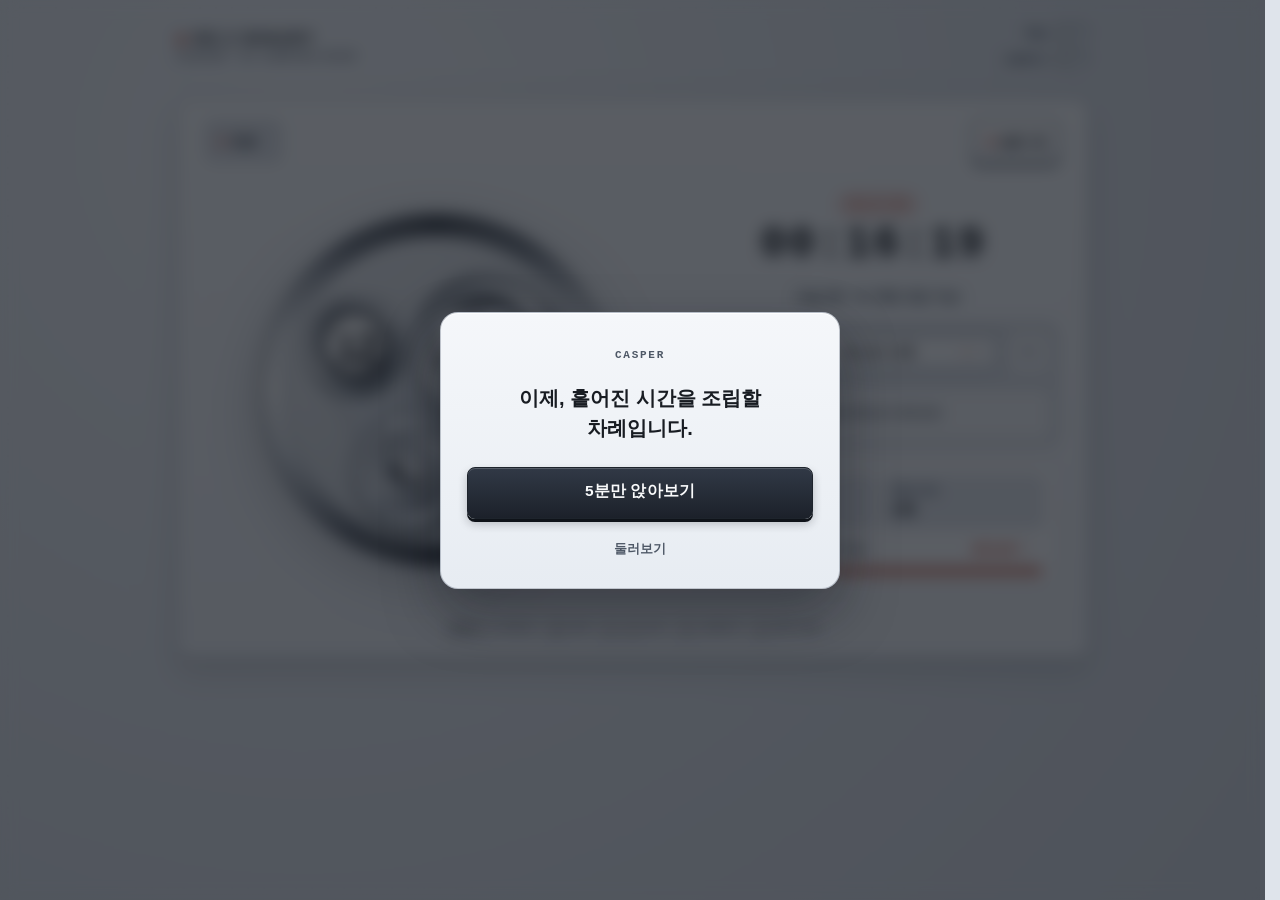
<file: t-v1.7.2/index.html>
<!DOCTYPE html>
<html lang="ko" data-theme="steel">
<head>
  <meta charset="UTF-8" />
  <meta name="viewport" content="width=device-width, initial-scale=1.0, viewport-fit=cover" />
  <meta name="theme-color" content="#080B0F" id="metaThemeColor" />
  <meta name="apple-mobile-web-app-capable" content="yes" />
  <meta name="apple-mobile-web-app-status-bar-style" content="black-translucent" />
  <meta name="apple-mobile-web-app-title" content="CASPER" />
  <meta name="description" content="단 5분의 집중도 보물로 보관하는 기계식 시계 타이머 — CASPER NO.1~NO.10" />
  <title>CASPER — 시간을 보관하는 공방</title>
  <link rel="apple-touch-icon" sizes="180x180" href="apple-touch-icon.png" />
  <link rel="icon" type="image/svg+xml" href="data:image/svg+xml,%3Csvg xmlns='http://www.w3.org/2000/svg' viewBox='0 0 64 64'%3E%3Ccircle cx='32' cy='32' r='30' fill='%23C8CED6' stroke='%234A5058' stroke-width='3'/%3E%3Ccircle cx='32' cy='32' r='24' fill='%2325282D'/%3E%3Cpath d='M32 32 L49 18 A22 22 0 0 1 49 46 Z' fill='%23D94336' opacity='0.88'/%3E%3Ccircle cx='32' cy='32' r='6' fill='%23E5C26B'/%3E%3C/svg%3E" />
  <link rel="manifest" href="manifest.json?v=1.7.2" />
  <link rel="stylesheet" href="styles.css?v=1.7.2" />
</head>
<body>
  <div class="app-shell" id="appShell">
    <!-- 상단 바 -->
    <header class="topbar">
      <div class="brand-group">
        <div class="brand-mark">
          <span class="brand-dot" aria-hidden="true"></span>
          <span class="brand-title" id="brandTitle">NO.2 BINARY</span>
        </div>
        <span class="brand-homage" id="brandHomage">CASPER · 0/1 JUMPING HOUR</span>
      </div>

      <div class="topbar-actions topbar-switch-stack" aria-label="상단 제어 스위치">
        <label class="topbar-switch-row" id="topbarMannerSwitch" for="chkMannerMode" title="독서실 · 도서관 무음 매너 모드">
          <span class="topbar-switch-label">무음</span>
          <input type="checkbox" id="chkMannerMode" class="toggle-input is-topbar" aria-label="독서실 · 도서관 무음 매너 모드" />
        </label>
        <label class="topbar-switch-row" id="topbarStandbySwitch" for="chkStandbyMode" title="풀스크린 스탠바이 모드 (F)">
          <span class="topbar-switch-label">스탠바이</span>
          <input type="checkbox" id="chkStandbyMode" class="toggle-input is-topbar" aria-label="풀스크린 스탠바이 모드" />
        </label>
      </div>
    </header>

    <!-- 스탠바이 모드 전용 상단 좌측 빠른 조작 바 (우측 무음·스탠바이 토글 스택 유지) -->
    <div class="standby-hud" id="standbyHud" aria-hidden="true">
      <button type="button" class="standby-btn" data-action="toggle-timer" id="btnStandbyToggle">시작</button>
      <button type="button" class="standby-btn" data-action="standby-toggle-music" id="btnStandbyMusic">음악</button>
    </div>

    <!-- 스탠바이 모드에서 음악이 닫혀 있을 때 좌하단에 뜨는 원터치 음악 열기 필 -->
    <button type="button" class="standby-music-pill" id="standbyMusicPill" data-action="standby-toggle-music" aria-label="스탠바이 음악 컨트롤 열기">
      <span class="music-live-dot is-idle" aria-hidden="true"></span>
      <span>YouTube Music 열기</span>
    </button>

    <!-- 단일 중앙 3D 플립 워치 모노리스 (앞면: 시계 집중 면 ↔ 뒷면: 케이스백 컨트롤 데크) -->
    <main class="workspace">
      <div class="monolith-scene" id="monolithScene">
        <div class="monolith-flipper" id="monolithFlipper">
          <!-- 앞면: 미니멀 새틀라이트 아워 집중 스테이지 -->
          <section class="hero-stage monolith-face is-front" aria-label="새틀라이트 아워 시계 스테이지">
            <div class="monolith-face-bar">
              <div class="front-meta-left">
                <button type="button" class="front-subject-tag" id="frontSubjectTag" data-action="open-subject-picker" aria-haspopup="dialog" aria-expanded="false" title="클릭해 과목 바로 변경">
                  <span class="front-subject-dot" aria-hidden="true"></span>
                  <span id="activeSubjectBadge">전공</span>
                  <span class="chip-caret" aria-hidden="true">▾</span>
                </button>
                <div class="stage-flag-slot" id="stageFlagSlot" aria-live="polite">
                  <span class="status-crown-tag" id="crownModeBadge" hidden>용두 1단 · ±1분 설정</span>
                  <span class="meta-pill is-muted" id="wakeLockBadge" hidden>화면 유지</span>
                  <span class="meta-pill is-manner" id="mannerBadge" hidden>독서실 무음</span>
                </div>
              </div>
              <button type="button" class="flip-deck-btn" id="btnFlipToBack" data-action="flip-deck" aria-label="뒷면 컨트롤 데크 열기" title="뒷면 컨트롤 데크로 뒤집기 (S)">
                <span class="atelier-alert-dot" id="frontAtelierDot" hidden aria-hidden="true"></span>
                <span>설정</span>
                <svg class="flip-icon-svg" width="14" height="14" viewBox="0 0 16 16" fill="none" aria-hidden="true">
                  <path d="M8 10.2A2.2 2.2 0 1 0 8 5.8a2.2 2.2 0 0 0 0 4.4Z" stroke="currentColor" stroke-width="1.5"/>
                  <path d="M13.3 9.7a1.1 1.1 0 0 0 .22 1.21l.04.04a1.33 1.33 0 1 1-1.88 1.88l-.04-.04a1.1 1.1 0 0 0-1.21-.22 1.1 1.1 0 0 0-.67 1.01v.12a1.33 1.33 0 1 1-2.67 0v-.06a1.1 1.1 0 0 0-.72-1.01 1.1 1.1 0 0 0-1.21.22l-.04.04a1.33 1.33 0 1 1-1.88-1.88l.04-.04a1.1 1.1 0 0 0 .22-1.21 1.1 1.1 0 0 0-1.01-.67h-.12a1.33 1.33 0 1 1 0-2.67h.06a1.1 1.1 0 0 0 1.01-.72 1.1 1.1 0 0 0-.22-1.21l-.04-.04a1.33 1.33 0 1 1 1.88-1.88l.04.04a1.1 1.1 0 0 0 1.21.22h.05a1.1 1.1 0 0 0 .67-1.01v-.12a1.33 1.33 0 1 1 2.67 0v.06a1.1 1.1 0 0 0 .67 1.01 1.1 1.1 0 0 0 1.21-.22l.04-.04a1.33 1.33 0 1 1 1.88 1.88l-.04.04a1.1 1.1 0 0 0-.22 1.21v.05a1.1 1.1 0 0 0 1.01.67h.12a1.33 1.33 0 1 1 0 2.67h-.06a1.1 1.1 0 0 0-1.01.67Z" stroke="currentColor" stroke-width="1.3" stroke-linecap="round" stroke-linejoin="round"/>
                </svg>
              </button>
            </div>

            <div class="watch-frame">
              <div id="satelliteMount" class="satellite-mount"></div>
              <div class="watch-design-badge" id="watchDesignBadge" hidden>설계 중 · 임시 무브먼트</div>
            </div>

            <div class="front-console-col">
              <div class="readout-block">
                <div class="phase-badge-row" id="phaseBadgeRow">
                  <span class="phase-badge" id="phaseBadge">집중 #1</span>
                </div>
                <div class="readout-time-row">
                  <div class="digital-readout" id="digitalReadout" aria-live="off">25:00</div>
                  <button type="button" class="quick-time-chip" id="btnQuickTime" data-action="open-quick-time" aria-haspopup="dialog" aria-expanded="false" title="앞면에서 시간 빠르게 설정">
                    <span id="quickTimeLabel">25분</span>
                    <span class="chip-caret" aria-hidden="true">▾</span>
                  </button>
                </div>
                <div class="reserve-gauge" id="remainingGauge" role="progressbar" aria-label="남은 시간 게이지" aria-valuemin="0" aria-valuemax="100" aria-valuenow="100">
                  <div class="reserve-gauge-track">
                    <div class="reserve-gauge-fill" id="remainingGaugeFill"></div>
                  </div>
                </div>
                <div class="status-line motivation-line" id="statusLine">첫 세션을 시작해 보세요 · 다음 부품 가공 중</div>
              </div>

              <!-- 시계 하단 일체형 모드 드럼 + 대형 터치 집중 시작/리셋 통합 조작 파드 -->
              <div class="watch-control-pod" aria-label="모드 전환 및 타이머 조작 파드">
                <div class="mode-drum-chassis" id="modeDrumChassis" aria-label="모드 회전 드럼 셀렉터">
                  <button type="button" class="mode-drum-step" data-action="step-mode-drum" data-dir="-1" aria-label="이전 모드로 회전" title="이전 모드">▲</button>
                  <div class="mode-drum-knurl is-left" aria-hidden="true"></div>
                  <div class="mode-drum-viewport" id="modeDrumViewport" role="button" tabindex="0" aria-label="모드 회전 드럼 (클릭·스크롤·드래그로 모드 전환)" title="클릭·스크롤·드래그로 모드 전환">
                    <div class="mode-drum-stage" id="modeDrumStage" data-active-mode="clock">
                      <div class="mode-drum-face is-active" data-drum-mode="clock">
                        <span class="drum-face-idx">01</span>
                        <span class="drum-face-name">데스크 시계</span>
                        <span class="drum-face-dots" aria-hidden="true"><i class="is-on"></i><i></i><i></i><i></i></span>
                      </div>
                      <div class="mode-drum-face" data-drum-mode="pomodoro" aria-hidden="true">
                        <span class="drum-face-idx">02</span>
                        <span class="drum-face-name">포모도로</span>
                        <span class="drum-face-dots" aria-hidden="true"><i></i><i class="is-on"></i><i></i><i></i></span>
                      </div>
                      <div class="mode-drum-face" data-drum-mode="countdown" aria-hidden="true">
                        <span class="drum-face-idx">03</span>
                        <span class="drum-face-name">타이머</span>
                        <span class="drum-face-dots" aria-hidden="true"><i></i><i></i><i class="is-on"></i><i></i></span>
                      </div>
                      <div class="mode-drum-face" data-drum-mode="stopwatch" aria-hidden="true">
                        <span class="drum-face-idx">04</span>
                        <span class="drum-face-name">스톱워치</span>
                        <span class="drum-face-dots" aria-hidden="true"><i></i><i></i><i></i><i class="is-on"></i></span>
                      </div>
                    </div>
                  </div>
                  <div class="mode-drum-knurl is-right" aria-hidden="true"></div>
                  <button type="button" class="mode-drum-step" data-action="step-mode-drum" data-dir="1" aria-label="다음 모드로 회전" title="다음 모드">▼</button>
                </div>
                <div class="pod-divider" aria-hidden="true"></div>
                <div class="primary-controls pod-action-row">
                  <button type="button" class="ctrl-btn is-primary" id="btnToggle" data-action="toggle-timer">집중 시작</button>
                  <button type="button" class="ctrl-btn" id="btnReset" data-action="reset-timer">리셋</button>
                  <button type="button" class="ctrl-btn is-accent" id="btnSaveStopwatch" data-action="save-stopwatch" hidden>기록 저장</button>
                  <div class="pod-clock-plate" id="podClockPlate" hidden>실시간 데스크 시계 모드</div>
                </div>
                <div class="pod-discard-row" id="podDiscardRow" hidden>
                  <button type="button" class="text-link-btn is-discard-link" id="btnDiscardSession" data-action="discard-session">기록하지 않고 비우기</button>
                </div>
              </div>

              <!-- 보관 후 30분 이내 이어서 하기 배너 (Phase 1-2) -->
              <div class="gentle-banner is-resume-banner" id="resumeVaultBanner" hidden role="status" aria-live="polite">
                <div class="gentle-banner-copy" id="resumeVaultText">남은 시간을 이어서 할 수 있어요</div>
                <div class="gentle-banner-actions">
                  <button type="button" class="small-btn is-solid" data-action="resume-vault-session">이어서 하기</button>
                  <button type="button" class="text-link-btn is-compact-link" data-action="dismiss-resume-vault" aria-label="이어서 하기 닫기">닫기</button>
                </div>
              </div>

              <!-- 누적 5/20/50시간 백업 권장 안내 (Phase 1-4) -->
              <div class="gentle-banner is-safety-banner" id="backupPromptBanner" hidden role="status" aria-live="polite">
                <div class="gentle-banner-copy" id="backupPromptText">소중한 시간이 쌓였습니다. 백업 파일을 한 번 저장해 두시겠어요?</div>
                <div class="gentle-banner-actions">
                  <button type="button" class="small-btn is-solid" data-action="accept-backup-prompt">백업 파일 저장</button>
                  <button type="button" class="text-link-btn is-compact-link" data-action="dismiss-backup-prompt">나중에</button>
                </div>
              </div>

              <!-- iOS Safari 홈 화면 추가 안내 (Phase 1-4) -->
              <div class="gentle-banner is-ios-banner" id="iosInstallBanner" hidden role="status" aria-live="polite">
                <div class="gentle-banner-copy">iOS Safari는 7일 이상 방문하지 않으면 기록이 정리될 수 있어요. 하단 공유(↑) → <strong>홈 화면에 추가</strong>로 설치하면 기록을 더 안전하게 지킬 수 있습니다.</div>
                <div class="gentle-banner-actions">
                  <button type="button" class="small-btn" data-action="dismiss-ios-install">확인</button>
                </div>
              </div>

              <!-- 1회성 기능 안내 힌트 배너 (Phase 3-5) -->
              <div class="gentle-banner is-hint-banner" id="featureHintBanner" hidden role="status" aria-live="polite">
                <div class="gentle-banner-copy" id="featureHintText"></div>
                <div class="gentle-banner-actions">
                  <button type="button" class="small-btn" data-action="dismiss-feature-hint">알겠어요</button>
                </div>
              </div>

              <!-- 새 버전 업데이트 적용 배너 (v1.7.1) -->
              <div class="gentle-banner is-update-banner" id="swUpdateBanner" hidden role="status" aria-live="polite">
                <div class="gentle-banner-copy">새 버전이 준비됐어요</div>
                <div class="gentle-banner-actions">
                  <button type="button" class="small-btn is-solid" data-action="apply-sw-update">적용</button>
                </div>
              </div>

              <!-- 완주자의 한 줄 응원 배너 -->
              <div class="gentle-banner is-cheer-banner" id="cheerNoticeBanner" hidden role="status" aria-live="polite">
                <div class="cheer-banner-body">
                  <div class="cheer-eyebrow" id="cheerNoticeTitle"></div>
                  <div class="cheer-quote" id="cheerNoticeText"></div>
                </div>
                <div class="gentle-banner-actions">
                  <button type="button" class="text-link-btn is-compact-link" data-action="dismiss-cheer-banner">닫기</button>
                </div>
              </div>

              <!-- 데스크톱(≥1024px) 전용 오늘의 기록·공방 요약 카드 -->
              <div class="desktop-summary-card" id="desktopSummaryCard" aria-label="오늘의 공부 및 공방 요약">
                <div class="desktop-summary-grid">
                  <div class="desktop-summary-stat">
                    <span class="desktop-summary-k">오늘 순공</span>
                    <strong class="desktop-summary-v" id="deskTodayMinutes">0분</strong>
                  </div>
                  <div class="desktop-summary-stat">
                    <span class="desktop-summary-k">완료 세션</span>
                    <strong class="desktop-summary-v" id="deskTodaySessions">0회</strong>
                  </div>
                </div>
                <div class="desktop-summary-atelier">
                  <div class="desktop-summary-atelier-row">
                    <span class="desktop-summary-atelier-label" id="deskAtelierLabel">공방 부품 가공 중</span>
                    <button type="button" class="text-link-btn is-compact-link" data-action="open-back-tab" data-tab="atelier">공방 열기 →</button>
                  </div>
                  <div class="sub-bar-track desktop-summary-track">
                    <div class="sub-bar-fill" id="deskAtelierBarFill"></div>
                  </div>
                </div>
              </div>
            </div>

            <div class="shortcut-bar" aria-label="키보드 단축키 안내">
              <span><kbd>Space</kbd> 시작/정지</span>
              <span><kbd>R</kbd> 리셋</span>
              <span><kbd>1</kbd>–<kbd>4</kbd> 모드</span>
              <span><kbd>F</kbd> 스탠바이</span>
              <span><kbd>S</kbd> 뒷면 설정</span>
            </div>
          </section>

          <!-- 뒷면: 케이스백 4-탭 컨트롤 데크 -->
          <aside class="dashboard-panel monolith-face is-back" id="backControlDeck" aria-label="타이머 제어 및 공부 기록 패널" aria-hidden="true">
            <div class="monolith-face-bar is-back-bar">
              <div class="caseback-title-wrap">
                <span class="caseback-engraving">CASEBACK · CONTROL DECK</span>
                <span class="dev-mode-badge" id="devModeBadge" hidden>DEV</span>
              </div>
              <button type="button" class="flip-deck-btn is-return" id="btnFlipToFront" data-action="flip-deck" aria-label="앞면 시계로 돌아가기" title="앞면 시계로 뒤집기 (Esc / S)">
                <svg class="flip-icon-svg" width="14" height="14" viewBox="0 0 16 16" fill="none" aria-hidden="true">
                  <circle cx="9.5" cy="8" r="4.8" stroke="currentColor" stroke-width="1.45"/>
                  <path d="M9.5 5.4V8l1.7 1.1M4.2 8H1.6M3.1 6.2 1.4 8l1.7 1.8" stroke="currentColor" stroke-width="1.4" stroke-linecap="round" stroke-linejoin="round"/>
                </svg>
                <span>시계로</span>
              </button>
            </div>

            <div class="tab-bar is-four" role="tablist" aria-label="대시보드 탭">
              <button type="button" class="tab-btn is-active" role="tab" aria-selected="true" aria-controls="panelTimer" id="tabTimer" data-action="switch-tab" data-tab="timer">타이머</button>
              <div class="rocker-pivot-divider" aria-hidden="true"></div>
              <button type="button" class="tab-btn" role="tab" aria-selected="false" aria-controls="panelSound" id="tabSound" data-action="switch-tab" data-tab="sound">사운드</button>
              <div class="rocker-pivot-divider" aria-hidden="true"></div>
              <button type="button" class="tab-btn" role="tab" aria-selected="false" aria-controls="panelLog" id="tabLog" data-action="switch-tab" data-tab="log">기록</button>
              <div class="rocker-pivot-divider" aria-hidden="true"></div>
              <button type="button" class="tab-btn" role="tab" aria-selected="false" aria-controls="panelAtelier" id="tabAtelier" data-action="switch-tab" data-tab="atelier">
                <span>공방</span>
                <span class="atelier-alert-dot" id="tabAtelierDot" hidden aria-hidden="true"></span>
              </button>
            </div>

            <div class="back-deck-scroll">
              <!-- 탭 1: 타이머 설정 -->
              <section class="tab-panel is-active" id="panelTimer" role="tabpanel" aria-labelledby="tabTimer">
                <div class="card-block" id="timeConfigCard">
            <div class="card-head">
              <h2 class="card-title" id="timeConfigTitle">포모도로 구성</h2>
              <span class="card-sub" id="roundIndicator">현재 라운드 #1</span>
            </div>

            <div class="preset-row" id="pomodoroPresetsRow" role="group" aria-label="포모도로 프리셋">
              <button type="button" class="preset-btn is-active" data-action="set-preset" data-focus="25" data-break="5" aria-pressed="true">25 / 5</button>
              <div class="rocker-pivot-divider" aria-hidden="true"></div>
              <button type="button" class="preset-btn" data-action="set-preset" data-focus="50" data-break="10" aria-pressed="false">50 / 10</button>
              <div class="rocker-pivot-divider" aria-hidden="true"></div>
              <button type="button" class="preset-btn" data-action="set-preset" data-focus="90" data-break="20" aria-pressed="false">90 / 20</button>
            </div>

            <div class="finetune-row" id="fineTuneRow">
              <button type="button" class="step-btn" data-action="adjust-min" data-delta="-5">-5분</button>
              <button type="button" class="step-btn" data-action="adjust-min" data-delta="-1">-1분</button>
              <div class="finetune-value" id="configMinutesDisplay">25분</div>
              <button type="button" class="step-btn" data-action="adjust-min" data-delta="1">+1분</button>
              <button type="button" class="step-btn" data-action="adjust-min" data-delta="5">+5분</button>
            </div>

            <div class="option-row" id="pomodoroOptionsRow">
              <label class="check-label">
                <input type="checkbox" id="chkAutoBreak" />
                <span>종료 시 휴식/다음 라운드 자동 시작</span>
              </label>
              <button type="button" class="text-link-btn" data-action="reset-round">라운드 #1 초기화</button>
            </div>
          </div>

          <div class="card-block">
            <div class="card-head">
              <h2 class="card-title">과목 / 프로젝트 태그</h2>
              <span class="card-sub">완료 시 자동 기록</span>
            </div>
            <div class="subject-chips" id="subjectChips"></div>
            <form class="add-subject-form" id="addSubjectForm">
              <input type="text" id="newSubjectInput" class="text-input" maxlength="16" placeholder="새 과목 추가 (예: 미적분, 토익)" aria-label="새 과목명 입력" />
              <button type="submit" class="small-btn">추가</button>
            </form>
          </div>

          <div class="card-block">
            <div class="card-head">
              <h2 class="card-title">공방 응원 메시지</h2>
              <span class="card-sub">하루 최대 1회</span>
            </div>
            <div class="option-row">
              <label class="check-label">
                <input type="checkbox" id="chkCheersEnabled" checked />
                <span>응원 메시지 보기</span>
              </label>
            </div>
          </div>

          <div class="card-block">
            <div class="card-head">
              <h2 class="card-title">CASPER 정보</h2>
              <span class="card-sub" id="appVersionLabel">v1.7.2</span>
            </div>
            <div class="option-row">
              <span class="card-sub">서사 · 프롤로그</span>
              <button type="button" class="text-link-btn" data-action="open-prologue">프롤로그 다시 읽기</button>
            </div>
          </div>
        </section>

        <!-- 탭 2: 사운드 믹서 & YouTube Music (접이식 섹션) -->
        <section class="tab-panel" id="panelSound" role="tabpanel" aria-labelledby="tabSound" hidden>
          <details class="card-block card-collapsible is-music-card" open>
            <summary class="card-head card-summary">
              <span class="card-summary-left">
                <span class="collapse-chevron" aria-hidden="true">▾</span>
                <h2 class="card-title">YouTube Music 공부 플레이어</h2>
              </span>
            </summary>

            <div class="card-collapse-body">
              <div class="card-body-actions">
                <button type="button" class="text-link-btn" data-action="open-ytm-popup" title="유튜브 뮤직 공식 웹 팝업으로 열기">YT Music 팝업 ↗</button>
              </div>
              <form class="music-url-form" id="musicUrlForm">
                <input type="url" id="musicUrlInput" class="text-input" placeholder="YouTube Music 곡·플레이리스트 링크" aria-label="YouTube Music 링크 입력" />
                <div class="music-form-subrow">
                  <input type="text" id="musicTitleInput" class="text-input" maxlength="28" placeholder="북마크 이름 (선택)" aria-label="플레이리스트 북마크 이름" />
                  <button type="submit" class="small-btn is-solid">재생</button>
                  <button type="button" class="small-btn" data-action="save-music-bookmark">저장</button>
                </div>
              </form>

              <div class="music-preset-chips" id="musicPresetChips" aria-label="추천 및 저장된 공부 음악"></div>

              <div class="option-row">
                <label class="check-label">
                  <input type="checkbox" id="chkMusicAutoSync" checked />
                  <span>타이머 시작·정지 시 음악 자동 재생/일시정지</span>
                </label>
              </div>
            </div>
          </details>

          <details class="card-block card-collapsible" open>
            <summary class="card-head card-summary">
              <span class="card-summary-left">
                <span class="collapse-chevron" aria-hidden="true">▾</span>
                <h2 class="card-title">종료 알림음</h2>
              </span>
            </summary>
            <div class="card-collapse-body">
              <div class="card-body-actions">
                <button type="button" class="text-link-btn" data-action="test-alarm">미리 듣기</button>
              </div>
              <div class="segmented-row" role="group" aria-label="종료 알림음 선택">
                <button type="button" class="seg-btn is-active" data-action="set-alarm" data-alarm="gong" aria-pressed="true">5270P 공</button>
                <div class="rocker-pivot-divider" aria-hidden="true"></div>
                <button type="button" class="seg-btn" data-action="set-alarm" data-alarm="chime" aria-pressed="false">단발 차임</button>
                <div class="rocker-pivot-divider" aria-hidden="true"></div>
                <button type="button" class="seg-btn" data-action="set-alarm" data-alarm="silent" aria-pressed="false">무음</button>
              </div>
              <div class="option-row">
                <label class="check-label">
                  <input type="checkbox" id="chkHourlyChime" />
                  <span>데스크 시계 모드 정각 1회 클래식 공 타종</span>
                </label>
              </div>
            </div>
          </details>

          <details class="card-block card-collapsible" open>
            <summary class="card-head card-summary">
              <span class="card-summary-left">
                <span class="collapse-chevron" aria-hidden="true">▾</span>
                <h2 class="card-title">집중 사운드 믹서 (오프라인 자체 합성)</h2>
              </span>
            </summary>

            <div class="card-collapse-body">
              <div class="card-body-actions">
                <button type="button" class="text-link-btn" data-action="mute-ambience">전체 음소거 (M)</button>
              </div>
              <div class="mixer-list">
                <div class="mixer-item">
                  <div class="mixer-label-row">
                    <label for="sliderTick">4Hz 무브먼트 탈진기 ASMR (Miyota 90S5)</label>
                    <span class="mixer-val" id="valTick">0%</span>
                  </div>
                  <input type="range" id="sliderTick" class="range-slider" min="0" max="100" value="0" />
                </div>

                <div class="mixer-item">
                  <div class="mixer-label-row">
                    <label for="sliderRain">빗소리 (Pink Noise Lowpass)</label>
                    <span class="mixer-val" id="valRain">0%</span>
                  </div>
                  <input type="range" id="sliderRain" class="range-slider" min="0" max="100" value="0" />
                </div>

                <div class="mixer-item">
                  <div class="mixer-label-row">
                    <label for="sliderCafe">도서관 · 카페 앰비언스</label>
                    <span class="mixer-val" id="valCafe">0%</span>
                  </div>
                  <input type="range" id="sliderCafe" class="range-slider" min="0" max="100" value="0" />
                </div>
              </div>
            </div>
          </details>
        </section>

        <!-- 탭 3: 공부 기록 아카이브 -->
        <section class="tab-panel" id="panelLog" role="tabpanel" aria-labelledby="tabLog" hidden>
          <div class="kpi-grid">
            <div class="kpi-card">
              <span class="kpi-label">오늘의 순공 시간</span>
              <strong class="kpi-value" id="statTodayMinutes">0분</strong>
            </div>
            <div class="kpi-card">
              <span class="kpi-label">완료 세션</span>
              <strong class="kpi-value" id="statTodaySessions">0회</strong>
            </div>
          </div>

          <div class="card-block">
            <div class="card-head">
              <h2 class="card-title">최근 7일 집중 잔디</h2>
              <span class="card-sub">일일 순공 강도</span>
            </div>
            <div class="heatmap-grid" id="heatmapGrid"></div>
          </div>

          <div class="card-block">
            <div class="card-head">
              <h2 class="card-title">오늘의 과목 비중</h2>
            </div>
            <div class="subject-bars" id="subjectBars"></div>
          </div>

          <div class="card-block">
            <div class="card-head">
              <h2 class="card-title">최근 세션 로그</h2>
              <div class="backup-inline">
                <button type="button" class="text-link-btn is-neutral" data-action="export-json">JSON 백업</button>
                <button type="button" class="text-link-btn is-neutral" data-action="trigger-import">복원</button>
                <span class="backup-sep" aria-hidden="true"></span>
                <button type="button" class="text-link-btn is-danger" data-action="clear-logs">비우기</button>
              </div>
            </div>
            <input type="file" id="importFileInput" accept=".json,application/json" hidden />
            <div class="recent-logs" id="recentLogsList"></div>
          </div>
        </section>

        <!-- 탭 4: Casper 워치메이커 공방 (ATELIER · 접이식 섹션) -->
        <section class="tab-panel" id="panelAtelier" role="tabpanel" aria-labelledby="tabAtelier" hidden>
          <div class="card-block atelier-dev-strip" id="atelierDevStrip" hidden>
            <div class="card-head">
              <h2 class="card-title">개발자 모드 활성 (모든 디자인·기능 해제)</h2>
              <span class="card-sub">공방 5회 클릭 시 해제</span>
            </div>
            <div class="dev-watch-row" role="group" aria-label="개발자 모드 시계 디자인 빠른 전환">
              <button type="button" class="small-btn dev-cal-btn" data-action="select-caliber" data-caliber="cal-a">NO.1 Algebra</button>
              <button type="button" class="small-btn dev-cal-btn" data-action="select-caliber" data-caliber="cal-b">NO.2 Binary</button>
              <button type="button" class="small-btn dev-cal-btn" data-action="select-caliber" data-caliber="cal-c">NO.3 Cycloid</button>
              <button type="button" class="small-btn dev-cal-btn" data-action="select-caliber" data-caliber="cal-e">NO.5 Ellipse</button>
              <button type="button" class="small-btn dev-cal-btn" data-action="select-caliber" data-caliber="cal-g">NO.7 Geometry</button>
            </div>
            <div class="dev-action-row">
              <button type="button" class="small-btn" data-action="dev-toggle-demo">600× 시연 토글</button>
              <button type="button" class="small-btn" data-action="dev-add-session">+60분 테스트 기록</button>
              <button type="button" class="small-btn" data-action="dev-reset-parts">부품 조립 초기화</button>
              <button type="button" class="small-btn" data-action="dev-preview-epilogue">에필로그 미리보기</button>
              <button type="button" class="small-btn is-dev-danger" data-action="dev-reset-all">누적 시간·기록 전체 초기화</button>
            </div>
          </div>

          <details class="card-block card-collapsible atelier-blueprint-card" open>
            <summary class="card-head card-summary">
              <span class="card-summary-left">
                <span class="collapse-chevron" aria-hidden="true">▾</span>
                <h2 class="card-title" id="atelierProjectTitle">제작 중 · NO.2 BINARY</h2>
              </span>
              <span class="card-sub" id="atelierProgressMeta">조립 0/6 · 누적 0분 / 12시간</span>
            </summary>

            <div class="card-collapse-body">
              <div class="atelier-blueprint-stage" id="atelierBlueprintMount"></div>

              <div class="atelier-progress-wrap">
                <div class="atelier-progress-head">
                  <span class="atelier-next-label" id="atelierNextPartLabel">01 메인플레이트 가공 중</span>
                  <span class="atelier-next-pct" id="atelierNextPartPct">0%</span>
                </div>
                <div class="sub-bar-track atelier-bar-track">
                  <div class="sub-bar-fill atelier-bar-fill" id="atelierBarFill"></div>
                </div>
              </div>

              <div class="atelier-parts-grid" id="atelierPartsGrid"></div>

              <div class="atelier-design-notice" id="atelierDesignNotice" hidden>디자인은 준비 중이에요. 조립한 시간은 그대로 보관됩니다.</div>

              <button type="button" class="ctrl-btn atelier-assemble-btn" id="btnAssemblePart" data-action="assemble-part" disabled>
                다음 부품 가공 중 (1시간 30분 남음)
              </button>

              <div class="atelier-story-feedback" id="atelierStoryFeedback" hidden role="status" aria-live="polite"></div>
            </div>
          </details>

          <details class="card-block card-collapsible" open>
            <summary class="card-head card-summary">
              <span class="card-summary-left">
                <span class="collapse-chevron" aria-hidden="true">▾</span>
                <h2 class="card-title">NO.1–10 수학 칼리버 컬렉션</h2>
              </span>
              <span class="card-sub">완성 시 앞면 시계 즉시 교체</span>
            </summary>
            <div class="card-collapse-body">
              <div class="card-body-actions">
                <button type="button" class="text-link-btn" data-action="open-prologue">프롤로그 다시 읽기</button>
              </div>
              <div class="atelier-caliber-list" id="atelierCaliberList"></div>
            </div>
          </details>
        </section>
            </div>
          </aside>
        </div>
      </div>

      <!-- 앞면·뒷면·스탠바이 모두에서 끊김 없이 유지되는 YouTube Music 통합 콘솔 독 -->
      <div class="music-player-dock" id="musicPlayerDock" hidden aria-label="YouTube Music 통합 컨트롤러">
        <div class="music-dock-bar">
          <div class="music-dock-info">
            <span class="music-live-dot" id="musicLiveDot" aria-hidden="true"></span>
            <span class="music-dock-title" id="musicNowTitle">재생할 음악을 선택하세요</span>
            <span class="music-type-badge" id="musicTypeBadge" hidden>TRACK</span>
          </div>
          <div class="music-dock-controls">
            <button type="button" class="dock-mini-btn" data-action="music-prev" title="이전 곡 / 이전 프리셋" aria-label="이전 곡">‹</button>
            <button type="button" class="dock-mini-btn is-play-main" id="btnMusicPlayPause" data-action="music-toggle-play" title="재생 / 일시정지 (P)">재생</button>
            <button type="button" class="dock-mini-btn" data-action="music-next" title="다음 곡 / 다음 프리셋" aria-label="다음 곡">›</button>
            <button type="button" class="dock-mini-btn" id="btnMusicToggleDetail" data-action="music-toggle-detail" aria-expanded="false" title="플레이리스트·링크·상세 컨트롤 열기">상세</button>
            <button type="button" class="dock-mini-btn is-close" data-action="music-unload" title="플레이어 닫기" aria-label="플레이어 닫기">✕</button>
          </div>
        </div>

        <div class="music-vol-bar">
          <button type="button" class="dock-mini-btn" id="btnMusicMute" data-action="music-toggle-mute" aria-pressed="false" title="음악 음소거">음소거</button>
          <input type="range" id="sliderMusicVol" class="range-slider music-vol-slider" min="0" max="100" value="75" aria-label="YouTube Music 볼륨" />
          <span class="music-vol-val" id="valMusicVol">75%</span>
          <button type="button" class="dock-mini-btn" id="btnMusicToggleFrame" data-action="music-toggle-frame" title="영상 화면 접기/보기">접기</button>
          <button type="button" class="dock-mini-btn" data-action="open-ytm-popup" title="YouTube Music 앱/팝업에서 열기">YT↗</button>
        </div>

        <div class="music-detail-drawer" id="musicDetailDrawer" hidden>
          <div class="drawer-section">
            <div class="drawer-label-row">
              <span class="drawer-label">빠른 플레이리스트 전환</span>
              <label class="drawer-sync-check">
                <input type="checkbox" id="chkDockAutoSync" checked />
                <span>타이머 연동</span>
              </label>
            </div>
            <div class="music-preset-chips is-compact" id="dockPresetChips"></div>
          </div>

          <form class="dock-url-form" id="dockUrlForm">
            <input type="url" id="dockUrlInput" class="text-input is-compact" placeholder="YouTube Music 링크 붙여넣기" aria-label="스탠바이 YouTube Music 링크 입력" />
            <button type="submit" class="small-btn is-solid is-compact">재생</button>
            <button type="button" class="small-btn is-compact" data-action="dock-save-bookmark" title="현재 입력한 링크 북마크 저장">저장</button>
          </form>

          <div class="drawer-ambient-row" aria-label="배경 백색소음 빠른 레이어링">
            <span class="drawer-label">배경음 레이어</span>
            <div class="drawer-ambient-pills">
              <button type="button" class="ambient-quick-btn" id="btnQuickTick" data-action="quick-ambient" data-channel="tick">4Hz 틱</button>
              <button type="button" class="ambient-quick-btn" id="btnQuickRain" data-action="quick-ambient" data-channel="rain">빗소리</button>
              <button type="button" class="ambient-quick-btn" id="btnQuickCafe" data-action="quick-ambient" data-channel="cafe">카페</button>
            </div>
          </div>
        </div>

        <div class="music-file-notice" id="musicFileNotice" hidden>
          로컬 파일(<code>file://</code>) 실행 시 유튜브 보안 정책으로 내장 재생이 제한될 수 있습니다. 우측 <strong>YT↗</strong> 버튼으로 YouTube Music 미니 팝업을 열어 함께 사용하세요.
        </div>
        <div class="music-iframe-wrap" id="musicIframeWrap">
          <iframe id="musicIframe" class="music-iframe" title="NO.1 PRO YouTube Music Player" allow="accelerometer; autoplay; clipboard-write; encrypted-media; gyroscope; picture-in-picture; web-share" referrerpolicy="strict-origin-when-cross-origin" allowfullscreen></iframe>
        </div>
      </div>
    </main>

    <!-- 앞면 빠른 시간 설정 바텀시트 (B-2) -->
    <div class="modal-backdrop is-sheet" id="quickTimeSheet" hidden role="dialog" aria-modal="true" aria-labelledby="quickTimeTitle">
      <div class="modal-card sheet-card">
        <div class="sheet-head">
          <div>
            <div class="modal-eyebrow">QUICK TIME</div>
            <h3 class="modal-title" id="quickTimeTitle">빠른 시간 설정</h3>
          </div>
          <button type="button" class="sheet-close-btn" data-action="close-quick-time" aria-label="닫기">✕</button>
        </div>

        <div class="preset-row" id="sheetPresetsRow" role="group" aria-label="포모도로 프리셋">
          <button type="button" class="preset-btn is-active" data-action="set-preset-quick" data-focus="25" data-break="5" aria-pressed="true">25 / 5</button>
          <div class="rocker-pivot-divider" aria-hidden="true"></div>
          <button type="button" class="preset-btn" data-action="set-preset-quick" data-focus="50" data-break="10" aria-pressed="false">50 / 10</button>
          <div class="rocker-pivot-divider" aria-hidden="true"></div>
          <button type="button" class="preset-btn" data-action="set-preset-quick" data-focus="90" data-break="20" aria-pressed="false">90 / 20</button>
        </div>

        <div class="finetune-row" id="sheetFineTuneRow">
          <button type="button" class="step-btn" data-action="adjust-min" data-delta="-5">-5분</button>
          <button type="button" class="step-btn" data-action="adjust-min" data-delta="-1">-1분</button>
          <div class="finetune-value" id="sheetMinutesDisplay">25분</div>
          <button type="button" class="step-btn" data-action="adjust-min" data-delta="1">+1분</button>
          <button type="button" class="step-btn" data-action="adjust-min" data-delta="5">+5분</button>
        </div>

        <div class="modal-actions">
          <button type="button" class="ctrl-btn is-primary sheet-done-btn" data-action="close-quick-time">완료</button>
        </div>
      </div>
    </div>

    <!-- 앞면 빠른 과목 선택 시트 (B-4) -->
    <div class="modal-backdrop is-sheet" id="subjectSheet" hidden role="dialog" aria-modal="true" aria-labelledby="subjectSheetTitle">
      <div class="modal-card sheet-card">
        <div class="sheet-head">
          <div>
            <div class="modal-eyebrow">SUBJECT TAG</div>
            <h3 class="modal-title" id="subjectSheetTitle">공부 과목 선택</h3>
          </div>
          <button type="button" class="sheet-close-btn" data-action="close-subject-picker" aria-label="닫기">✕</button>
        </div>
        <div class="subject-chips" id="quickSubjectChips"></div>
        <div class="sheet-foot-row">
          <button type="button" class="text-link-btn" data-action="open-subject-manage">새 과목 추가·관리 →</button>
          <button type="button" class="ctrl-btn" data-action="close-subject-picker">닫기</button>
        </div>
      </div>
    </div>

    <!-- 세션 완료 1줄 회고 모달 (B-6) -->
    <div class="modal-backdrop" id="reflectionModal" hidden role="dialog" aria-modal="true" aria-labelledby="reflectionTitle">
      <div class="modal-card">
        <div class="modal-eyebrow">SESSION COMPLETE</div>
        <h3 class="modal-title" id="reflectionTitle">25분 집중을 마쳤습니다</h3>
        <p class="modal-desc" id="reflectionDesc">세션이 공부 기록에 자동 저장되었습니다. 원하시면 1줄 회고 메모를 남겨보세요.</p>
        <div class="reflection-atelier-reward" id="reflectionAtelierReward" hidden></div>
        <form id="reflectionForm" class="modal-form">
          <input type="text" id="reflectionInput" class="text-input" maxlength="140" placeholder="예: 3장 연습문제 완료, 개념 정리 끝" aria-label="세션 한 줄 회고 메모" />
          <div class="modal-actions is-reflection-actions">
            <button type="submit" class="ctrl-btn is-primary" id="btnReflectionPrimary">메모 저장하고 휴식 시작</button>
            <div class="modal-sub-actions">
              <button type="button" class="ctrl-btn" id="btnReflectionSaveOnly" data-action="save-reflection-only" hidden>메모만 저장</button>
              <button type="button" class="ctrl-btn is-ghost" data-action="close-reflection">닫기</button>
            </div>
          </div>
        </form>
        <div class="reflection-cheer-box" id="reflectionCheerBox" hidden>
          <div class="cheer-eyebrow" id="reflectionCheerTitle"></div>
          <div class="cheer-quote" id="reflectionCheerText"></div>
        </div>
      </div>
    </div>

    <!-- 용두·다이얼 조작 가이드 모달 -->
    <div class="modal-backdrop" id="guideModal" hidden role="dialog" aria-modal="true" aria-labelledby="guideTitle">
      <div class="modal-card guide-modal-card">
        <div class="modal-eyebrow">MECHANICAL GUIDE</div>
        <h3 class="modal-title" id="guideTitle">용두 · 다이얼 조작 안내</h3>
        <div class="guide-list">
          <div class="guide-item">
            <span class="guide-badge is-minute">용두 1회 클릭 (1단 인출 · ±1분)</span>
            <p class="guide-copy">기본 0단(잠금)에서는 조작되지 않습니다. 4시 용두를 <strong>한 번 클릭해 1단으로 뽑은 뒤</strong> 스크롤·드래그하면 <strong>±1분 단위</strong>로 정밀하게 조절됩니다.</p>
          </div>
          <div class="guide-item">
            <span class="guide-badge is-hour">용두 2회 클릭 (2단 인출 · ±5분)</span>
            <p class="guide-copy">용두를 <strong>한 번 더 클릭해 2단으로 뽑으면</strong> <strong>±5분 단위</strong>로 빠르게 조절되며, 60분 이상 설정 시 좌측 시간 게이지가 함께 올라갑니다. 다시 클릭하면 0단 잠금으로 복귀합니다.</p>
          </div>
          <div class="guide-item">
            <span class="guide-badge is-dial">다이얼 클릭 · 더블 클릭</span>
            <p class="guide-copy">스탠바이 모드에서 다이얼을 <strong>한 번 클릭</strong>하면 타이머를 시작·정지하고, <strong>더블 클릭</strong>하면 <strong>600× 기계식 고속 시연</strong>을 시작하거나 종료할 수 있습니다.</p>
          </div>
        </div>
        <div class="guide-shortcuts">
          <span><kbd>Space</kbd> 시작/정지</span>
          <span><kbd>R</kbd> 리셋</span>
          <span><kbd>1</kbd>–<kbd>4</kbd> 모드</span>
          <span><kbd>F</kbd> 스탠바이</span>
          <span><kbd>S</kbd> 뒷면 설정</span>
          <span><kbd>P</kbd> 음악</span>
          <span><kbd>M</kbd> 음소거</span>
        </div>
        <div class="modal-actions">
          <button type="button" class="ctrl-btn is-primary" data-action="close-guide">확인</button>
        </div>
      </div>
    </div>

    <!-- 스톱워치 12시간 이상 경과 시 부드러운 보정 모달 (Phase 1-3) -->
    <div class="modal-backdrop" id="stopwatchReviewModal" hidden role="dialog" aria-modal="true" aria-labelledby="stopwatchReviewTitle">
      <div class="modal-card">
        <div class="modal-eyebrow">STOPWATCH CHECK-IN</div>
        <h3 class="modal-title" id="stopwatchReviewTitle">언제쯤 끝내셨나요?</h3>
        <p class="modal-desc" id="stopwatchReviewDesc">스톱워치가 12시간 이상 켜져 있었어요. 실제로 함께한 시간을 골라 금고에 보관해 보세요.</p>
        <div class="stopwatch-review-chips" role="group" aria-label="예상 집중 시간 빠른 선택">
          <button type="button" class="small-btn" data-action="pick-sw-review" data-minutes="30">30분</button>
          <button type="button" class="small-btn" data-action="pick-sw-review" data-minutes="60">1시간</button>
          <button type="button" class="small-btn" data-action="pick-sw-review" data-minutes="120">2시간</button>
          <button type="button" class="small-btn" data-action="pick-sw-review" data-minutes="180">3시간</button>
        </div>
        <form id="stopwatchReviewForm" class="modal-form">
          <input type="number" id="stopwatchReviewMinutes" class="text-input" min="1" max="720" value="60" aria-label="보관할 시간(분)" placeholder="보관할 시간 (분 단위)" />
          <div class="modal-actions is-reflection-actions">
            <button type="submit" class="ctrl-btn is-primary">이 시간으로 보관</button>
            <div class="modal-sub-actions">
              <button type="button" class="text-link-btn is-discard-link" data-action="discard-sw-review">기록하지 않고 비우기</button>
            </div>
          </div>
        </form>
      </div>
    </div>

    <!-- 첫 실행 온보딩 오버레이 (Phase 3-1) -->
    <div class="modal-backdrop narrative-backdrop is-onboarding" id="onboardingOverlay" hidden role="dialog" aria-modal="true" aria-labelledby="onboardingHeadline">
      <div class="narrative-card is-onboarding-card">
        <div class="narrative-eyebrow">CASPER</div>
        <h2 class="onboarding-headline" id="onboardingHeadline">이제, 흩어진 시간을 조립할 차례입니다.</h2>
        <button type="button" class="ctrl-btn is-primary onboarding-start-btn" data-action="onboarding-start-5m">5분만 앉아보기</button>
        <button type="button" class="text-link-btn onboarding-browse-btn" data-action="onboarding-dismiss">둘러보기</button>
      </div>
    </div>

    <!-- 프롤로그 3장 카드 오버레이 (Phase 3-2) -->
    <div class="modal-backdrop narrative-backdrop is-prologue" id="prologueOverlay" hidden role="dialog" aria-modal="true" aria-labelledby="prologueCardText">
      <div class="narrative-card is-prologue-card">
        <div class="prologue-head">
          <span class="narrative-eyebrow">PROLOGUE</span>
          <button type="button" class="text-link-btn is-prologue-skip" data-action="prologue-skip">건너뛰기</button>
        </div>
        <div class="prologue-stage" id="prologueStage" data-action="prologue-next" role="button" tabindex="0" aria-label="탭하여 다음 카드로 넘기기">
          <p class="prologue-text" id="prologueCardText"></p>
        </div>
        <div class="prologue-foot">
          <div class="prologue-dots" id="prologueDots" aria-hidden="true">
            <span class="prologue-dot is-active"></span>
            <span class="prologue-dot"></span>
            <span class="prologue-dot"></span>
          </div>
          <button type="button" class="small-btn is-solid" id="btnPrologueNext" data-action="prologue-next">다음</button>
        </div>
      </div>
    </div>

    <!-- 에필로그 전체 화면 오버레이 (Phase 3-4) -->
    <div class="epilogue-overlay" id="epilogueOverlay" hidden role="dialog" aria-modal="true" aria-labelledby="epilogueHeading">
      <div class="epilogue-inner">
        <div class="epilogue-eyebrow" id="epilogueHeading">NO.1 ALGEBRA · EPILOGUE</div>
        <div class="epilogue-body" id="epilogueBody">
          <p class="epilogue-para" style="--ep-delay: 0.2s;">고대어로 CASPER는 '보물을 지키는 자'를 뜻합니다.</p>
          <p class="epilogue-para" style="--ep-delay: 1.3s;">아홉 개의 시계를 지나 다시 첫 번째 번호로 돌아온 오늘, 보이지 않는 곳에서 당신의 밤을 지키던 관리자가 비로소 금고의 문을 엽니다.</p>
          <p class="epilogue-para" style="--ep-delay: 2.6s;">대수학(Algebra)은 알 수 없는 미지수 x를 찾아내는 학문입니다. 당신이 매일 타이머를 켜며 풀어내려 했던 x, 그리고 CASPER가 그토록 소중히 보관해 온 단 하나의 보물은 흘러간 숫자가 아니었습니다.</p>
          <p class="epilogue-para epilogue-final-line" style="--ep-delay: 4.0s;">그 모든 시간을 견뎌내고, 지금 여기 단단히 앉아 있는 당신 자신입니다.</p>
        </div>
        <div class="epilogue-actions" style="--ep-delay: 5.0s;">
          <button type="button" class="ctrl-btn is-primary epilogue-close-btn" data-action="close-epilogue">금고 닫기</button>
        </div>
      </div>
    </div>

    <!-- 완주자 한 줄 응원 남기기 모달 -->
    <div class="modal-backdrop" id="cheerComposeModal" hidden role="dialog" aria-modal="true" aria-labelledby="cheerComposeTitle">
      <div class="modal-card">
        <div class="modal-eyebrow">NO.1 ALGEBRA · FINISHER NOTE</div>
        <h3 class="modal-title" id="cheerComposeTitle">다음 사람에게 한 줄 남기기</h3>
        <p class="modal-desc">이름이나 연락처는 적지 말아 주세요. 검토 후 익명으로 다른 사람의 공방에 전해집니다.</p>
        <form id="cheerComposeForm" class="modal-form">
          <input type="text" id="cheerComposeInput" class="text-input" maxlength="60" placeholder="여정을 걸어갈 다음 사람에게 건넬 한 줄 (최대 60자)" aria-label="다음 사람에게 남길 한 줄 응원" />
          <div class="cheer-compose-meta">
            <span class="cheer-compose-error" id="cheerComposeError" hidden role="alert"></span>
            <span class="cheer-compose-count" id="cheerComposeCount">0 / 60</span>
          </div>
          <div class="modal-actions is-reflection-actions">
            <button type="submit" class="ctrl-btn is-primary" id="btnCheerSaveLocal">내 공방에 보관</button>
            <div class="modal-sub-actions">
              <button type="button" class="ctrl-btn" id="btnCheerSubmitExternal" data-action="submit-cheer-external" hidden>익명으로 전하기 ↗</button>
              <button type="button" class="ctrl-btn is-ghost" data-action="close-cheer-compose">닫기</button>
            </div>
          </div>
        </form>
      </div>
    </div>

    <!-- 토스트 알림 -->
    <div class="toast-banner" id="toastBanner" role="status" aria-live="polite" hidden></div>
  </div>

  <!-- Zero-Build Classic Scripts (file:// 100% 호환 · 캐시 버전 v1.7.2) -->
  <script src="version.js?v=1.7.2"></script>
  <script src="timer-core.js?v=1.7.2"></script>
  <script src="audio-engine.js?v=1.7.2"></script>
  <script src="music-player.js?v=1.7.2"></script>
  <script src="atelier-engine.js?v=1.7.2"></script>
  <script src="storage.js?v=1.7.2"></script>
  <script src="cheers-engine.js?v=1.7.2"></script>
  <script src="algebra-watch-engine.js?v=1.7.2"></script>
  <script src="satellite-engine.js?v=1.7.2"></script>
  <script src="jump-watch-engine.js?v=1.7.2"></script>
  <script src="cycloid-watch-engine.js?v=1.7.2"></script>
  <script src="geometry-watch-engine.js?v=1.7.2"></script>
  <script src="app.js?v=1.7.2"></script>
</body>
</html>
</file>
<file: t-v1.2/styles.css>
/* ==========================================================================
   NO.5 CHRONO — Mechanical Satellite Study Timer Stylesheet
   Industrial Brushed Steel Edition
   ========================================================================== */

:root {
  --bg-page: #E6E9EE;
  --bg-page-accent: radial-gradient(circle at 25% 18%, #F4F6F9 0%, #E3E7ED 58%, #D7DCE3 100%);
  --bg-surface: #F7F8FA;
  --bg-card: #FFFFFF;
  --bg-subtle: #EDF0F4;
  --bg-hover: #E3E7EE;
  --border-color: rgba(45, 53, 64, 0.14);
  --border-strong: rgba(45, 53, 64, 0.28);
  --ink-primary: #181C22;
  --ink-secondary: #4D5562;
  --ink-muted: #76808E;
  --accent-focus: #C84B31;
  --accent-focus-soft: rgba(200, 75, 49, 0.24);
  --accent-hour: #2563EB;
  --accent-hour-soft: rgba(37, 99, 235, 0.26);
  --accent-break: #2F7D5B;
  --accent-break-soft: rgba(47, 125, 91, 0.24);
  --accent-warn: #D97706;
  --btn-primary-bg: #1D222A;
  --btn-primary-ink: #F9FAFB;
  --btn-primary-hover: #2E3642;
  --ring-alarm: #C84B31;
  --shadow-stage: 0 18px 40px rgba(24, 30, 38, 0.14);
  --shadow-card: 0 6px 20px rgba(24, 30, 38, 0.06);
  --heat-0: #E5E9EF;
  --heat-1: #C8D9E6;
  --heat-2: #8FB2CC;
  --heat-3: #4E7FA6;
  --heat-4: #1F4E75;
  --font-sans: -apple-system, BlinkMacSystemFont, "Apple SD Gothic Neo", "Pretendard", "Segoe UI", sans-serif;
  --font-mono: "SF Mono", Menlo, Monaco, Consolas, "Courier New", monospace;
}

*, *::before, *::after {
  box-sizing: border-box;
}

html {
  scrollbar-gutter: stable;
  overflow-y: scroll;
}

html, body {
  margin: 0;
  padding: 0;
  min-height: 100%;
  overflow-x: clip;
  background: var(--bg-page);
  background-image: var(--bg-page-accent);
  color: var(--ink-primary);
  font-family: var(--font-sans);
  -webkit-font-smoothing: antialiased;
  word-break: keep-all;
}

button, input {
  font-family: inherit;
}

button {
  cursor: pointer;
}

[hidden] {
  display: none !important;
}

/* ==========================================================================
   App Shell & Top Bar
   ========================================================================== */

.app-shell {
  max-width: 1120px;
  margin: 0 auto;
  padding: 18px 20px 36px;
  min-height: 100dvh;
  display: flex;
  flex-direction: column;
  gap: 18px;
}

.topbar {
  display: flex;
  align-items: center;
  justify-content: space-between;
  gap: 12px;
  flex-wrap: wrap;
  padding-bottom: 12px;
  border-bottom: 1px solid var(--border-color);
}

.brand-group {
  display: flex;
  flex-direction: column;
  gap: 2px;
  min-width: 0;
}

.brand-mark {
  display: flex;
  align-items: center;
  gap: 8px;
}

.brand-dot {
  width: 9px;
  height: 9px;
  border-radius: 50%;
  background: var(--accent-focus);
  box-shadow: 0 0 8px var(--accent-focus-soft);
}

.brand-title {
  font-size: 16px;
  font-weight: 900;
  letter-spacing: 0.1em;
}

.brand-homage {
  font-size: 10px;
  font-weight: 700;
  letter-spacing: 0.12em;
  color: var(--ink-muted);
}

.topbar-actions {
  display: flex;
  align-items: center;
  gap: 8px;
  flex-wrap: wrap;
}

.icon-pill {
  border: 1px solid var(--border-color);
  background: var(--bg-card);
  color: var(--ink-primary);
  font-size: 12px;
  font-weight: 700;
  padding: 7px 12px;
  border-radius: 999px;
  transition: background 0.15s ease, border-color 0.15s ease;
}

.icon-pill:hover {
  background: var(--bg-hover);
}

.icon-pill.is-active {
  background: var(--accent-focus);
  border-color: var(--accent-focus);
  color: #FFFFFF;
}

/* ==========================================================================
   Main 2-Column Workspace
   ========================================================================== */

.workspace {
  display: grid;
  grid-template-columns: minmax(0, 1.05fr) minmax(0, 0.95fr);
  gap: 22px;
  align-items: start;
  flex: 1;
}

.hero-stage {
  background: var(--bg-surface);
  border: 1px solid var(--border-color);
  border-radius: 22px;
  padding: 20px 22px 22px;
  box-shadow: var(--shadow-stage);
  display: flex;
  flex-direction: column;
  align-items: center;
  gap: 14px;
  min-width: 0;
}

/* 명확한 현재 상태(라이브 텔레메트리) 바 — 고정 높이로 버튼 클릭 시 덜컹거림(CLS) 0px 보장 */
.stage-status-wrap {
  width: 100%;
  display: flex;
  flex-direction: column;
  align-items: center;
  gap: 5px;
}

.stage-status-strip {
  width: 100%;
  height: 38px;
  display: flex;
  align-items: center;
  justify-content: center;
  flex-wrap: nowrap;
  gap: 10px;
  padding: 0 14px;
  border-radius: 13px;
  background: var(--bg-subtle);
  border: 1px solid var(--border-color);
  overflow: hidden;
}

.status-state-group {
  display: inline-flex;
  align-items: center;
  gap: 6px;
  flex-shrink: 0;
  min-width: 78px;
}

.status-live-dot {
  width: 8px;
  height: 8px;
  border-radius: 50%;
  background: #8C95A3;
  flex-shrink: 0;
  transition: background 0.2s ease, box-shadow 0.2s ease;
}

.stage-status-strip.is-running .status-live-dot {
  background: var(--accent-focus);
  box-shadow: 0 0 0 3px var(--accent-focus-soft);
  animation: liveStatusPulse 1.6s ease-in-out infinite;
}

.stage-status-strip.is-break.is-running .status-live-dot {
  background: var(--accent-break);
  box-shadow: 0 0 0 3px var(--accent-break-soft);
}

.stage-status-strip.is-paused .status-live-dot {
  background: var(--accent-warn);
  box-shadow: 0 0 0 3px rgba(217, 119, 6, 0.22);
}

.stage-status-strip.is-demo .status-live-dot {
  background: var(--accent-hour);
  box-shadow: 0 0 0 3px var(--accent-hour-soft);
  animation: liveStatusPulse 0.9s ease-in-out infinite;
}

.stage-status-strip.is-clock .status-live-dot {
  background: #334155;
}

@keyframes liveStatusPulse {
  0%, 100% { transform: scale(1); opacity: 1; }
  50% { transform: scale(1.22); opacity: 0.65; }
}

.status-state-label {
  font-size: 11px;
  font-weight: 900;
  letter-spacing: 0.02em;
  color: var(--ink-secondary);
  white-space: nowrap;
}

.stage-status-strip.is-running .status-state-label {
  color: var(--accent-focus);
}

.stage-status-strip.is-break.is-running .status-state-label {
  color: var(--accent-break);
}

.stage-status-strip.is-demo .status-state-label {
  color: var(--accent-hour);
}

.status-divider {
  width: 1px;
  height: 14px;
  background: var(--border-strong);
  opacity: 0.65;
  flex-shrink: 0;
}

.status-kv {
  display: inline-flex;
  align-items: baseline;
  gap: 5px;
  min-width: 0;
  white-space: nowrap;
}

.status-k {
  font-size: 10px;
  font-weight: 700;
  color: var(--ink-muted);
  flex-shrink: 0;
}

.status-v {
  font-size: 12px;
  font-weight: 900;
  color: var(--ink-primary);
  overflow: hidden;
  text-overflow: ellipsis;
}

/* 동적 배지 전용 고정 높이 슬롯 — 무음/화면유지/용두인출 토글 시 시계 위치 0px 이동 */
.stage-flag-slot {
  width: 100%;
  height: 22px;
  display: flex;
  align-items: center;
  justify-content: center;
  gap: 6px;
  flex-wrap: nowrap;
  overflow: hidden;
}

.status-crown-tag {
  font-size: 11px;
  font-weight: 800;
  line-height: 1;
  padding: 4px 9px;
  border-radius: 999px;
  background: rgba(37, 99, 235, 0.12);
  border: 1px solid rgba(37, 99, 235, 0.42);
  color: var(--accent-hour);
  white-space: nowrap;
}

.meta-pill {
  font-size: 11px;
  font-weight: 800;
  line-height: 1;
  padding: 4px 9px;
  border-radius: 999px;
  border: 1px solid var(--border-color);
  background: var(--bg-card);
  color: var(--ink-secondary);
  white-space: nowrap;
}

.meta-pill.is-manner {
  background: var(--accent-focus-soft);
  border-color: var(--accent-focus);
  color: var(--accent-focus);
}

.watch-frame {
  width: 100%;
  display: flex;
  flex-direction: column;
  align-items: center;
  gap: 6px;
}

.satellite-mount {
  position: relative;
  width: min(100%, 364px);
  max-width: 100%;
  aspect-ratio: 1 / 1;
  display: flex;
  align-items: center;
  justify-content: center;
  filter: drop-shadow(0 14px 26px rgba(15, 20, 28, 0.25));
}

.no5-svg {
  width: 100%;
  height: 100%;
  display: block;
  overflow: visible;
  user-select: none;
  -webkit-user-select: none;
}

.dial-clickable {
  cursor: pointer;
}

.crown-control {
  cursor: ns-resize;
  touch-action: none;
  outline: none;
}

.crown-slide {
  transition: transform 0.22s cubic-bezier(0.22, 1, 0.36, 1);
  transform: translateX(0px);
}

.crown-control.is-pulled .crown-slide {
  transform: translateX(5.5px);
}

.crown-control:hover .crown-body,
.crown-control.is-hover .crown-body,
.crown-control:focus-visible .crown-body,
.crown-control.is-dragging .crown-body,
.crown-control.is-turning .crown-body {
  stroke: var(--accent-focus);
  stroke-width: 1.9;
}

.crown-control.is-pulled .crown-body,
.crown-control.is-pulled:hover .crown-body,
.crown-control.is-pulled.is-hover .crown-body,
.crown-control.is-pulled.is-dragging .crown-body,
.crown-control.is-pulled.is-turning .crown-body {
  stroke: var(--accent-hour);
  stroke-width: 2.0;
}

/* 전용 HTML 4시 용두 터치 핸들 — iOS Safari/Android Chrome에서 SVG touch-action 무시 및 페이지 스크롤 가로채기 완전 차단 */
.crown-touch-overlay {
  position: absolute;
  left: 85.0%;
  top: 78.3%;
  width: 22%;
  height: 24%;
  transform: translate(-50%, -50%) rotate(39deg);
  z-index: 5;
  cursor: ns-resize;
  touch-action: none;
  overscroll-behavior: contain;
  user-select: none;
  -webkit-user-select: none;
  -webkit-touch-callout: none;
  -webkit-tap-highlight-color: transparent;
  border-radius: 12px;
  outline: none;
}

.crown-touch-overlay:focus-visible {
  box-shadow: 0 0 0 2px var(--accent-focus);
}

.crown-touch-overlay.is-pulled:focus-visible {
  box-shadow: 0 0 0 2px var(--accent-hour);
}

.crown-touch-overlay.is-dragging {
  cursor: grabbing;
}

.watch-hint-row {
  display: inline-flex;
  align-items: center;
  justify-content: center;
  gap: 6px;
  max-width: 100%;
  min-height: 22px;
}

.watch-hint {
  margin: 0;
  font-size: 11px;
  font-weight: 600;
  line-height: 1.35;
  color: var(--ink-muted);
  text-align: center;
}

/* 작고 눈에 띄지 않는 미니멀 물음표 가이드 버튼 */
.watch-guide-btn {
  width: 19px;
  height: 19px;
  flex-shrink: 0;
  display: inline-flex;
  align-items: center;
  justify-content: center;
  border-radius: 50%;
  border: 1px solid rgba(45, 53, 64, 0.22);
  background: transparent;
  color: var(--ink-muted);
  font-size: 11px;
  font-weight: 800;
  line-height: 1;
  padding: 0;
  opacity: 0.72;
  transition: opacity 0.15s ease, background 0.15s ease, color 0.15s ease, border-color 0.15s ease;
}

.watch-guide-btn:hover,
.watch-guide-btn:focus-visible {
  opacity: 1;
  background: var(--bg-hover);
  color: var(--ink-primary);
  border-color: var(--border-strong);
  outline: none;
}

/* ==========================================================================
   SVG Dual-Gauge Dynamic Arcs (Right = Minutes 0..60m, Left = Hours 0..12H)
   ========================================================================== */

.study-target-arc {
  stroke: var(--accent-focus-soft);
  transition: stroke 0.25s ease;
}

.study-elapsed-arc {
  stroke: var(--accent-focus);
  transition: stroke 0.25s ease;
}

.study-target-dot {
  fill: var(--accent-focus);
}

/* 반대편(좌측 120°) 시간 게이지 (0~12H, 하단 7시 -> 상단 11시 상승) */
.study-hour-track {
  stroke: rgba(45, 53, 64, 0.16);
  transition: stroke 0.22s ease, stroke-width 0.22s ease;
}

.hour-tick-major {
  stroke: rgba(45, 53, 64, 0.44);
  transition: stroke 0.22s ease;
}

.hour-tick-minor {
  stroke: rgba(45, 53, 64, 0.24);
  transition: stroke 0.22s ease;
}

.study-hour-target-arc {
  stroke: var(--accent-hour-soft);
  transition: stroke 0.22s ease, stroke-width 0.22s ease;
}

.study-hour-elapsed-arc {
  stroke: var(--accent-hour);
  transition: stroke 0.22s ease;
}

.study-hour-target-dot {
  fill: var(--accent-hour);
}

/* 용두 1단 인출(시간 설정) 시 좌측 시간 게이지 시각적 강조 */
.no5-svg.is-crown-pulled .study-hour-track {
  stroke: rgba(37, 99, 235, 0.34);
  stroke-width: 3.1;
}

.no5-svg.is-crown-pulled .hour-tick-major {
  stroke: rgba(37, 99, 235, 0.78);
}

.no5-svg.is-crown-pulled .study-hour-target-arc {
  stroke: rgba(37, 99, 235, 0.65);
  stroke-width: 3.4;
}

.no5-svg.is-break-phase .study-target-arc {
  stroke: var(--accent-break-soft);
}

.no5-svg.is-break-phase .study-elapsed-arc {
  stroke: var(--accent-break);
}

.no5-svg.is-break-phase .study-target-dot {
  fill: var(--accent-break);
}

.no5-svg.is-warning-phase .study-elapsed-arc {
  stroke: var(--accent-warn);
  animation: warnPulse 1.2s ease-in-out infinite;
}

@keyframes warnPulse {
  0%, 100% { opacity: 1; }
  50% { opacity: 0.45; }
}

.visual-alarm-ring {
  stroke: var(--ring-alarm);
  opacity: 0;
  pointer-events: none;
}

.visual-alarm-ring.is-pulsing {
  animation: alarmBreath 1.4s ease-in-out 3;
}

@keyframes alarmBreath {
  0% { opacity: 0; stroke-width: 2; }
  45% { opacity: 0.95; stroke-width: 6.5; }
  100% { opacity: 0; stroke-width: 2; }
}

/* ==========================================================================
   Digital Readout & Primary Controls
   ========================================================================== */

.readout-block {
  text-align: center;
  display: flex;
  flex-direction: column;
  align-items: center;
  gap: 4px;
  width: 100%;
}

.digital-readout {
  font-family: var(--font-mono);
  font-size: 38px;
  font-weight: 900;
  line-height: 1.08;
  letter-spacing: 0.04em;
  font-variant-numeric: tabular-nums;
  font-feature-settings: "tnum" 1;
  white-space: nowrap;
  min-width: 8.8ch;
  min-height: 41px;
  text-align: center;
}

.status-line {
  font-size: 13px;
  font-weight: 700;
  line-height: 1.4;
  min-height: 19px;
  color: var(--ink-secondary);
  max-width: 100%;
  white-space: nowrap;
  overflow: hidden;
  text-overflow: ellipsis;
}

.primary-controls {
  display: flex;
  align-items: center;
  justify-content: center;
  gap: 8px;
  flex-wrap: wrap;
  width: 100%;
  min-height: 41px;
}

.ctrl-btn {
  border: 1px solid var(--border-strong);
  background: var(--bg-card);
  color: var(--ink-primary);
  font-size: 13px;
  font-weight: 800;
  padding: 10px 16px;
  border-radius: 10px;
  transition: background 0.15s ease, border-color 0.15s ease, opacity 0.12s ease;
}

.ctrl-btn:hover {
  background: var(--bg-hover);
}

.ctrl-btn:active {
  opacity: 0.84;
}

.ctrl-btn.is-primary {
  background: var(--btn-primary-bg);
  color: var(--btn-primary-ink);
  border-color: transparent;
  min-width: 118px;
}

.ctrl-btn.is-primary:hover {
  background: var(--btn-primary-hover);
}

.ctrl-btn.is-accent {
  background: var(--accent-break);
  color: #FFFFFF;
  border-color: transparent;
}

.ctrl-btn.is-active {
  background: var(--accent-focus);
  color: #FFFFFF;
  border-color: var(--accent-focus);
}

.shortcut-bar {
  display: flex;
  flex-wrap: wrap;
  justify-content: center;
  gap: 10px;
  font-size: 11px;
  color: var(--ink-muted);
  padding-top: 2px;
}

.shortcut-bar kbd {
  display: inline-block;
  font-family: var(--font-mono);
  font-size: 10px;
  font-weight: 700;
  padding: 1px 5px;
  border-radius: 4px;
  background: var(--bg-subtle);
  border: 1px solid var(--border-color);
  color: var(--ink-secondary);
}

/* ==========================================================================
   Right Dashboard Panel & Tabs
   ========================================================================== */

.dashboard-panel {
  background: var(--bg-surface);
  border: 1px solid var(--border-color);
  border-radius: 22px;
  padding: 16px;
  box-shadow: var(--shadow-card);
  display: flex;
  flex-direction: column;
  gap: 14px;
  min-width: 0;
}

.tab-bar {
  display: grid;
  grid-template-columns: repeat(3, 1fr);
  background: var(--bg-subtle);
  border: 1px solid var(--border-color);
  border-radius: 12px;
  padding: 4px;
  gap: 4px;
}

.tab-btn {
  border: none;
  background: transparent;
  color: var(--ink-secondary);
  font-size: 13px;
  font-weight: 800;
  padding: 9px 10px;
  border-radius: 9px;
  transition: background 0.15s ease, color 0.15s ease;
}

.tab-btn.is-active {
  background: var(--bg-card);
  color: var(--ink-primary);
  box-shadow: 0 2px 6px rgba(0, 0, 0, 0.08);
}

.tab-panel {
  display: flex;
  flex-direction: column;
  gap: 12px;
}

.card-block {
  background: var(--bg-card);
  border: 1px solid var(--border-color);
  border-radius: 14px;
  padding: 14px 15px;
  display: flex;
  flex-direction: column;
  gap: 11px;
  min-width: 0;
}

.card-head {
  display: flex;
  align-items: baseline;
  justify-content: space-between;
  gap: 8px;
  flex-wrap: wrap;
}

.card-title {
  margin: 0;
  font-size: 13px;
  font-weight: 800;
  color: var(--ink-primary);
}

.card-sub {
  font-size: 11px;
  font-weight: 600;
  color: var(--ink-muted);
}

/* Mode Selector */
.mode-grid {
  display: grid;
  grid-template-columns: repeat(2, minmax(0, 1fr));
  gap: 8px;
}

.mode-card {
  text-align: left;
  border: 1px solid var(--border-color);
  background: var(--bg-surface);
  color: var(--ink-primary);
  border-radius: 11px;
  padding: 10px 12px;
  display: flex;
  flex-direction: column;
  gap: 3px;
  transition: border-color 0.15s ease, background 0.15s ease;
}

.mode-card:hover {
  background: var(--bg-hover);
}

.mode-card.is-active {
  background: var(--btn-primary-bg);
  color: var(--btn-primary-ink);
  border-color: var(--btn-primary-bg);
}

.mode-name {
  font-size: 13px;
  font-weight: 800;
}

.mode-desc {
  font-size: 11px;
  color: var(--ink-muted);
}

.mode-card.is-active .mode-desc {
  color: inherit;
  opacity: 0.78;
}

/* Presets & Fine-Tune */
.preset-row {
  display: grid;
  grid-template-columns: repeat(3, 1fr);
  gap: 8px;
}

.preset-btn,
.seg-btn {
  border: 1px solid var(--border-color);
  background: var(--bg-surface);
  color: var(--ink-primary);
  font-size: 12px;
  font-weight: 800;
  padding: 8px 10px;
  border-radius: 9px;
}

.preset-btn.is-active,
.seg-btn.is-active {
  background: var(--accent-focus);
  border-color: var(--accent-focus);
  color: #FFFFFF;
}

.finetune-row {
  display: grid;
  grid-template-columns: auto auto 1fr auto auto;
  align-items: center;
  gap: 6px;
}

.step-btn {
  border: 1px solid var(--border-color);
  background: var(--bg-subtle);
  color: var(--ink-primary);
  font-size: 12px;
  font-weight: 800;
  padding: 7px 10px;
  border-radius: 8px;
}

.step-btn:hover {
  background: var(--bg-hover);
}

.finetune-value {
  text-align: center;
  font-family: var(--font-mono);
  font-size: clamp(13px, 3.8vw, 16px);
  font-weight: 900;
  line-height: 1.25;
  white-space: nowrap;
  font-variant-numeric: tabular-nums;
  font-feature-settings: "tnum" 1;
}

.option-row {
  display: flex;
  align-items: center;
  justify-content: space-between;
  gap: 10px;
  flex-wrap: wrap;
}

.check-label {
  display: inline-flex;
  align-items: center;
  gap: 7px;
  font-size: 12px;
  font-weight: 600;
  color: var(--ink-secondary);
  cursor: pointer;
}

.text-link-btn {
  border: none;
  background: transparent;
  color: var(--accent-focus);
  font-size: 12px;
  font-weight: 700;
  padding: 2px 4px;
}

.text-link-btn:hover {
  text-decoration: underline;
}

.text-link-btn.is-danger {
  color: #C84B31;
}

/* Subject Chips */
.subject-chips {
  display: flex;
  flex-wrap: wrap;
  gap: 6px;
}

.subject-chip {
  display: inline-flex;
  align-items: center;
  gap: 5px;
  border: 1px solid var(--border-color);
  background: var(--bg-surface);
  color: var(--ink-primary);
  font-size: 12px;
  font-weight: 700;
  padding: 6px 11px;
  border-radius: 999px;
}

.subject-chip.is-active {
  background: var(--btn-primary-bg);
  color: var(--btn-primary-ink);
  border-color: var(--btn-primary-bg);
}

.add-subject-form {
  display: flex;
  gap: 8px;
}

.text-input {
  flex: 1;
  min-width: 0;
  border: 1px solid var(--border-strong);
  background: var(--bg-surface);
  color: var(--ink-primary);
  font-size: 13px;
  padding: 8px 11px;
  border-radius: 9px;
  outline: none;
}

.text-input:focus {
  border-color: var(--accent-focus);
}

.small-btn {
  border: 1px solid var(--border-strong);
  background: var(--bg-subtle);
  color: var(--ink-primary);
  font-size: 12px;
  font-weight: 800;
  padding: 8px 13px;
  border-radius: 9px;
  flex-shrink: 0;
}

/* Sound Tab */
.switch-row {
  display: flex;
  align-items: center;
  justify-content: space-between;
  gap: 12px;
  cursor: pointer;
}

.switch-copy {
  display: flex;
  flex-direction: column;
  gap: 3px;
}

.toggle-input {
  width: 42px;
  height: 24px;
  accent-color: var(--accent-focus);
  flex-shrink: 0;
  cursor: pointer;
}

.segmented-row {
  display: grid;
  grid-template-columns: repeat(3, 1fr);
  gap: 7px;
}

.mixer-list {
  display: flex;
  flex-direction: column;
  gap: 12px;
}

.mixer-item {
  display: flex;
  flex-direction: column;
  gap: 5px;
}

.mixer-label-row {
  display: flex;
  justify-content: space-between;
  font-size: 12px;
  font-weight: 700;
  color: var(--ink-secondary);
}

.mixer-val {
  font-family: var(--font-mono);
  color: var(--ink-primary);
}

.range-slider {
  width: 100%;
  accent-color: var(--accent-focus);
  cursor: pointer;
}

/* Log Tab */
.kpi-grid {
  display: grid;
  grid-template-columns: repeat(2, 1fr);
  gap: 10px;
}

.kpi-card {
  background: var(--bg-card);
  border: 1px solid var(--border-color);
  border-radius: 14px;
  padding: 13px 15px;
  display: flex;
  flex-direction: column;
  gap: 4px;
}

.kpi-label {
  font-size: 11px;
  font-weight: 700;
  color: var(--ink-muted);
}

.kpi-value {
  font-family: var(--font-mono);
  font-size: 22px;
  font-weight: 900;
}

.heatmap-grid {
  display: grid;
  grid-template-columns: repeat(7, 1fr);
  gap: 7px;
}

.heat-cell {
  display: flex;
  flex-direction: column;
  align-items: center;
  gap: 5px;
}

.heat-box {
  width: 100%;
  aspect-ratio: 1 / 1;
  max-width: 38px;
  border-radius: 8px;
  background: var(--heat-0);
  display: flex;
  align-items: center;
  justify-content: center;
  font-family: var(--font-mono);
  font-size: 10px;
  font-weight: 800;
  color: var(--ink-secondary);
}

.heat-box.lvl-1 { background: var(--heat-1); }
.heat-box.lvl-2 { background: var(--heat-2); color: #FFFFFF; }
.heat-box.lvl-3 { background: var(--heat-3); color: #FFFFFF; }
.heat-box.lvl-4 { background: var(--heat-4); color: #FFFFFF; }

.heat-day {
  font-size: 11px;
  font-weight: 700;
  color: var(--ink-muted);
}

.subject-bars {
  display: flex;
  flex-direction: column;
  gap: 8px;
}

.sub-bar-item {
  display: flex;
  flex-direction: column;
  gap: 4px;
}

.sub-bar-meta {
  display: flex;
  justify-content: space-between;
  font-size: 12px;
  font-weight: 700;
}

.sub-bar-track {
  height: 7px;
  background: var(--bg-subtle);
  border-radius: 999px;
  overflow: hidden;
}

.sub-bar-fill {
  height: 100%;
  background: var(--accent-focus);
  border-radius: 999px;
}

.backup-inline {
  display: flex;
  align-items: center;
  gap: 6px;
}

.recent-logs {
  display: flex;
  flex-direction: column;
  gap: 8px;
  max-height: 240px;
  overflow-y: auto;
}

.log-row {
  display: flex;
  align-items: flex-start;
  justify-content: space-between;
  gap: 10px;
  padding: 9px 11px;
  border-radius: 10px;
  background: var(--bg-surface);
  border: 1px solid var(--border-color);
}

.log-main {
  display: flex;
  flex-direction: column;
  gap: 3px;
  min-width: 0;
}

.log-top {
  display: flex;
  align-items: center;
  gap: 6px;
  flex-wrap: wrap;
  font-size: 12px;
  font-weight: 800;
}

.log-tag {
  background: var(--bg-subtle);
  padding: 2px 7px;
  border-radius: 999px;
  font-size: 11px;
}

.log-time {
  font-size: 11px;
  color: var(--ink-muted);
  font-weight: 600;
}

.log-memo {
  font-size: 12px;
  color: var(--ink-secondary);
  overflow-wrap: anywhere;
}

.log-del-btn {
  border: none;
  background: transparent;
  color: var(--ink-muted);
  font-size: 12px;
  font-weight: 700;
  padding: 2px 6px;
  flex-shrink: 0;
}

.log-del-btn:hover {
  color: #C84B31;
}

.empty-note {
  font-size: 12px;
  color: var(--ink-muted);
  text-align: center;
  padding: 12px 4px;
}

/* ==========================================================================
   Standby Fullscreen Desk Mode
   ========================================================================== */

.standby-hud {
  display: none;
}

body.is-standby .app-shell {
  max-width: 100%;
  padding: 20px;
  justify-content: center;
}

body.is-standby .topbar,
body.is-standby .dashboard-panel .tab-bar,
body.is-standby .dashboard-panel .tab-panel,
body.is-standby .primary-controls,
body.is-standby .shortcut-bar,
body.is-standby .watch-hint-row {
  display: none;
}

body.is-standby .dashboard-panel {
  display: contents;
}

.standby-music-pill {
  display: none;
}

body.is-standby .standby-music-pill:not([hidden]) {
  position: fixed;
  bottom: 18px;
  left: 18px;
  z-index: 31;
  display: inline-flex;
  align-items: center;
  gap: 8px;
  border: 1px solid var(--border-strong);
  background: var(--bg-card);
  color: var(--ink-primary);
  font-size: 12px;
  font-weight: 800;
  padding: 9px 14px;
  border-radius: 999px;
  box-shadow: var(--shadow-card);
  opacity: 0.55;
  transition: opacity 0.2s ease, transform 0.15s ease;
}

body.is-standby .standby-music-pill:hover,
body.is-standby .standby-music-pill:focus-visible {
  opacity: 1;
}

body.is-standby .music-player-dock:not([hidden]) {
  position: fixed;
  bottom: 18px;
  left: 18px;
  width: min(410px, calc(100vw - 36px));
  z-index: 32;
  opacity: 0.68;
  box-shadow: 0 18px 42px rgba(0, 0, 0, 0.28);
  transition: opacity 0.2s ease;
}

body.is-standby .music-player-dock:not([hidden]):hover,
body.is-standby .music-player-dock:not([hidden]):focus-within,
body.is-standby .music-player-dock.is-detail-open:not([hidden]),
body.is-standby .music-player-dock.is-video-open:not([hidden]) {
  opacity: 1;
}

body.is-standby .music-player-dock:not(.is-video-open) .music-iframe-wrap,
.music-iframe-wrap.is-collapsed {
  position: fixed;
  left: -9999px;
  top: 0;
  width: 240px;
  height: 135px;
  opacity: 0.01;
  pointer-events: none;
  border-top: none;
  transition: none;
}

@media (max-width: 520px) {
  body.is-standby .music-player-dock:not([hidden]) {
    left: 12px;
    bottom: 12px;
    width: calc(100vw - 24px);
  }
  body.is-standby .standby-music-pill:not([hidden]) {
    left: 12px;
    bottom: 12px;
  }
}

/* ==========================================================================
   YouTube Music Player Card & Persistent Unified Console Dock
   ========================================================================== */

.music-url-form {
  display: flex;
  flex-direction: column;
  gap: 7px;
}

.music-form-subrow {
  display: flex;
  gap: 6px;
}

.small-btn.is-solid {
  background: var(--btn-primary-bg);
  color: var(--btn-primary-ink);
  border-color: transparent;
}

.small-btn.is-solid:hover {
  background: var(--btn-primary-hover);
}

.small-btn.is-compact {
  padding: 6px 10px;
  font-size: 11px;
}

.text-input.is-compact {
  padding: 6px 9px;
  font-size: 12px;
}

.music-preset-chips {
  display: flex;
  flex-wrap: wrap;
  gap: 6px;
}

.music-preset-chips.is-compact .music-chip-btn {
  padding: 4px 8px;
  font-size: 11px;
}

.music-chip-wrap {
  display: inline-flex;
  align-items: center;
  border: 1px solid var(--border-color);
  background: var(--bg-surface);
  border-radius: 999px;
  overflow: hidden;
  max-width: 100%;
}

.music-chip-wrap.is-active {
  background: var(--btn-primary-bg);
  border-color: var(--btn-primary-bg);
}

.music-chip-btn {
  border: none;
  background: transparent;
  color: var(--ink-primary);
  font-size: 12px;
  font-weight: 700;
  padding: 5px 10px;
  max-width: 190px;
  overflow: hidden;
  text-overflow: ellipsis;
  white-space: nowrap;
}

.music-chip-wrap.is-active .music-chip-btn {
  color: var(--btn-primary-ink);
}

.music-chip-del {
  border: none;
  border-left: 1px solid var(--border-color);
  background: transparent;
  color: var(--ink-muted);
  font-size: 11px;
  font-weight: 800;
  padding: 5px 8px 5px 6px;
}

.music-chip-wrap.is-active .music-chip-del {
  color: var(--btn-primary-ink);
  border-left-color: rgba(255, 255, 255, 0.2);
}

.music-chip-del:hover {
  color: #C84B31;
}

.music-player-dock {
  background: var(--bg-card);
  border: 1px solid var(--border-strong);
  border-radius: 14px;
  overflow: hidden;
  box-shadow: var(--shadow-card);
  display: flex;
  flex-direction: column;
}

.music-dock-bar {
  display: flex;
  align-items: center;
  justify-content: space-between;
  gap: 8px;
  padding: 8px 10px;
  background: var(--bg-surface);
}

.music-dock-info {
  display: flex;
  align-items: center;
  gap: 6px;
  min-width: 0;
  flex: 1;
}

.music-live-dot {
  width: 7px;
  height: 7px;
  border-radius: 50%;
  background: var(--accent-focus);
  flex-shrink: 0;
}

.music-live-dot.is-idle {
  background: var(--ink-muted);
  opacity: 0.6;
}

.music-live-dot.is-playing {
  background: var(--accent-break);
  box-shadow: 0 0 8px var(--accent-break-soft);
}

.music-dock-title {
  font-size: 12px;
  font-weight: 800;
  color: var(--ink-primary);
  overflow: hidden;
  text-overflow: ellipsis;
  white-space: nowrap;
}

.music-type-badge {
  font-size: 9px;
  font-weight: 900;
  letter-spacing: 0.05em;
  padding: 2px 5px;
  border-radius: 4px;
  background: var(--bg-subtle);
  color: var(--ink-muted);
  flex-shrink: 0;
}

.music-dock-controls {
  display: flex;
  align-items: center;
  gap: 4px;
  flex-shrink: 0;
}

.dock-mini-btn {
  border: 1px solid var(--border-color);
  background: var(--bg-card);
  color: var(--ink-primary);
  font-size: 11px;
  font-weight: 800;
  padding: 4px 7px;
  border-radius: 7px;
  line-height: 1.2;
}

.dock-mini-btn:hover {
  background: var(--bg-hover);
}

.dock-mini-btn.is-play-main {
  background: var(--btn-primary-bg);
  color: var(--btn-primary-ink);
  border-color: transparent;
  min-width: 44px;
}

.dock-mini-btn.is-play-main:hover {
  background: var(--btn-primary-hover);
}

.dock-mini-btn.is-active {
  background: var(--accent-focus);
  color: #FFFFFF;
  border-color: var(--accent-focus);
}

.dock-mini-btn.is-close {
  color: var(--ink-muted);
}

.music-vol-bar {
  display: flex;
  align-items: center;
  gap: 7px;
  padding: 7px 10px;
  border-top: 1px solid var(--border-color);
  background: var(--bg-card);
}

.music-vol-slider {
  flex: 1;
  min-width: 60px;
  margin: 0;
}

.music-vol-val {
  font-family: var(--font-mono);
  font-size: 11px;
  font-weight: 800;
  color: var(--ink-secondary);
  min-width: 32px;
  text-align: right;
}

.music-detail-drawer {
  border-top: 1px solid var(--border-color);
  background: var(--bg-surface);
  padding: 10px;
  display: flex;
  flex-direction: column;
  gap: 9px;
}

.drawer-section {
  display: flex;
  flex-direction: column;
  gap: 6px;
}

.drawer-label-row {
  display: flex;
  align-items: center;
  justify-content: space-between;
  gap: 8px;
}

.drawer-label {
  font-size: 11px;
  font-weight: 800;
  color: var(--ink-muted);
}

.drawer-sync-check {
  display: inline-flex;
  align-items: center;
  gap: 5px;
  font-size: 11px;
  font-weight: 700;
  color: var(--ink-secondary);
  cursor: pointer;
}

.dock-url-form {
  display: flex;
  gap: 5px;
}

.drawer-ambient-row {
  display: flex;
  align-items: center;
  justify-content: space-between;
  gap: 8px;
  flex-wrap: wrap;
}

.drawer-ambient-pills {
  display: flex;
  gap: 5px;
  flex-wrap: wrap;
}

.ambient-quick-btn {
  border: 1px solid var(--border-color);
  background: var(--bg-card);
  color: var(--ink-secondary);
  font-size: 11px;
  font-weight: 800;
  padding: 4px 9px;
  border-radius: 999px;
}

.ambient-quick-btn:hover {
  background: var(--bg-hover);
}

.ambient-quick-btn.is-on {
  background: var(--accent-break);
  border-color: var(--accent-break);
  color: #FFFFFF;
}

.music-file-notice {
  font-size: 11px;
  line-height: 1.45;
  color: var(--ink-secondary);
  background: var(--bg-subtle);
  padding: 8px 11px;
  border-top: 1px solid var(--border-color);
}

.music-iframe-wrap {
  width: 100%;
  height: 176px;
  border-top: 1px solid var(--border-color);
  background: #0D1014;
  overflow: hidden;
}

.music-iframe {
  width: 100%;
  height: 100%;
  border: 0;
  display: block;
}

body.is-standby .workspace {
  display: flex;
  justify-content: center;
  align-items: center;
}

body.is-standby .hero-stage {
  background: transparent;
  border: none;
  box-shadow: none;
  padding: 10px;
  gap: 18px;
}

body.is-standby .satellite-mount {
  width: min(74vmin, 500px);
}

body.is-standby .digital-readout {
  font-size: 46px;
}

body.is-standby .standby-hud {
  position: fixed;
  top: 18px;
  right: 20px;
  z-index: 30;
  display: flex;
  gap: 8px;
  opacity: 0.35;
  transition: opacity 0.2s ease;
}

body.is-standby .standby-hud:hover,
body.is-standby .standby-hud:focus-within {
  opacity: 1;
}

.standby-btn {
  border: 1px solid var(--border-strong);
  background: var(--bg-card);
  color: var(--ink-primary);
  font-size: 12px;
  font-weight: 800;
  padding: 8px 13px;
  border-radius: 999px;
}

/* ==========================================================================
   Modal & Toast
   ========================================================================== */

.modal-backdrop {
  position: fixed;
  inset: 0;
  background: rgba(10, 14, 20, 0.56);
  display: flex;
  align-items: center;
  justify-content: center;
  padding: 18px;
  z-index: 50;
}

.modal-card {
  width: min(100%, 420px);
  background: var(--bg-card);
  border: 1px solid var(--border-strong);
  border-radius: 18px;
  padding: 20px 22px;
  box-shadow: 0 24px 48px rgba(0, 0, 0, 0.35);
  display: flex;
  flex-direction: column;
  gap: 10px;
}

.modal-eyebrow {
  font-size: 10px;
  font-weight: 900;
  letter-spacing: 0.14em;
  color: var(--accent-focus);
}

.modal-title {
  margin: 0;
  font-size: 18px;
  font-weight: 900;
}

.modal-desc {
  margin: 0;
  font-size: 13px;
  color: var(--ink-secondary);
}

.modal-form {
  display: flex;
  flex-direction: column;
  gap: 12px;
  margin-top: 4px;
}

.modal-actions {
  display: flex;
  justify-content: flex-end;
  gap: 8px;
}

.guide-modal-card {
  width: min(100%, 440px);
  gap: 12px;
}

.guide-list {
  display: flex;
  flex-direction: column;
  gap: 10px;
}

.guide-item {
  display: flex;
  flex-direction: column;
  gap: 4px;
  padding: 10px 12px;
  border-radius: 12px;
  background: var(--bg-subtle);
  border: 1px solid var(--border-color);
}

.guide-badge {
  align-self: flex-start;
  font-size: 11px;
  font-weight: 900;
  padding: 2px 8px;
  border-radius: 999px;
  letter-spacing: 0.01em;
}

.guide-badge.is-minute {
  background: var(--accent-focus-soft);
  color: var(--accent-focus);
}

.guide-badge.is-hour {
  background: rgba(37, 99, 235, 0.14);
  color: var(--accent-hour);
}

.guide-badge.is-dial {
  background: rgba(29, 34, 42, 0.10);
  color: var(--ink-primary);
}

.guide-copy {
  margin: 0;
  font-size: 12.5px;
  line-height: 1.5;
  color: var(--ink-secondary);
}

.guide-shortcuts {
  display: flex;
  flex-wrap: wrap;
  gap: 8px 12px;
  font-size: 11px;
  color: var(--ink-muted);
  padding-top: 2px;
}

.guide-shortcuts kbd {
  display: inline-block;
  font-family: var(--font-mono);
  font-size: 10px;
  font-weight: 800;
  padding: 2px 5px;
  border-radius: 5px;
  border: 1px solid var(--border-strong);
  background: var(--bg-subtle);
  color: var(--ink-primary);
  margin-right: 3px;
}

.toast-banner {
  position: fixed;
  bottom: 22px;
  left: 50%;
  transform: translateX(-50%);
  z-index: 60;
  background: var(--btn-primary-bg);
  color: var(--btn-primary-ink);
  font-size: 13px;
  font-weight: 700;
  padding: 10px 18px;
  border-radius: 999px;
  box-shadow: 0 12px 28px rgba(0, 0, 0, 0.28);
  max-width: calc(100vw - 32px);
  text-align: center;
}

/* ==========================================================================
   Responsive Mobile (360px~860px Zero Overflow, Zero Shift, Clean Standby)
   ========================================================================== */

@media (hover: none), (max-width: 860px) {
  body.is-standby .standby-hud {
    opacity: 0.92;
  }
  body.is-standby .standby-music-pill:not([hidden]) {
    opacity: 0.92;
  }
}

@media (max-width: 860px) {
  .workspace {
    grid-template-columns: minmax(0, 1fr);
    gap: 16px;
  }

  .app-shell {
    padding: 14px 14px 28px;
  }

  .hero-stage {
    padding: 14px 14px 18px;
    gap: 12px;
  }

  .stage-status-strip {
    height: 36px;
    padding: 0 10px;
    gap: 7px;
  }

  .status-state-group {
    min-width: 66px;
  }

  .watch-hint-row {
    min-height: 30px;
  }

  .satellite-mount {
    width: min(100%, 310px);
  }

  .digital-readout {
    font-size: 32px;
    min-height: 35px;
  }

  .shortcut-bar {
    display: none;
  }

  /* 모바일 스탠바이: 음악 콘솔 열림 시 시계·디지털 숫자와 겹치지 않도록 자동 상단 정렬 & 시트 높이 제한 */
  body.is-standby .app-shell {
    padding: 58px 12px 18px;
  }

  body.is-standby .standby-hud {
    top: 12px;
    right: 12px;
    gap: 6px;
  }

  body.is-standby .standby-btn {
    padding: 7px 11px;
    font-size: 11.5px;
  }

  body.is-standby .hero-stage {
    width: 100%;
    padding: 6px 4px 12px;
    gap: 12px;
  }

  body.is-standby .satellite-mount {
    width: min(74vmin, 310px);
  }

  body.is-standby .digital-readout {
    font-size: 38px;
  }

  body.is-standby .music-player-dock:not([hidden]) {
    left: 10px;
    right: 10px;
    bottom: 10px;
    width: auto;
    max-height: 44dvh;
    overflow-y: auto;
    opacity: 1;
  }

  body.is-standby .music-player-dock.is-video-open .music-iframe-wrap {
    height: 118px;
  }

  body.is-standby.has-standby-music-open .workspace {
    align-items: flex-start;
  }

  body.is-standby.has-standby-music-open .hero-stage {
    padding-bottom: 240px;
    gap: 8px;
  }

  body.is-standby.has-standby-music-open .satellite-mount {
    width: min(56vmin, 232px);
  }

  body.is-standby.has-standby-music-open .digital-readout {
    font-size: 30px;
  }
}

@media (max-width: 440px) {
  .topbar {
    flex-wrap: nowrap;
    gap: 8px;
  }

  .brand-title {
    font-size: 14.5px;
  }

  .brand-homage {
    font-size: 9px;
    letter-spacing: 0.08em;
  }

  .topbar-actions {
    width: auto;
    flex-shrink: 0;
    gap: 6px;
  }

  .icon-pill {
    padding: 6px 10px;
    font-size: 11.5px;
  }

  .stage-status-strip {
    padding: 0 8px;
    gap: 6px;
  }

  .status-state-group {
    min-width: 60px;
    gap: 5px;
  }

  .status-state-label {
    font-size: 10.5px;
  }

  .status-k {
    font-size: 9.5px;
  }

  .status-v {
    font-size: 11px;
  }

  .ctrl-btn {
    padding: 9px 12px;
    font-size: 12px;
  }

  .ctrl-btn.is-primary {
    min-width: 108px;
  }

  .finetune-row {
    gap: 4px;
  }

  .step-btn {
    padding: 7px 5px;
    font-size: 11px;
  }
}

@media (prefers-reduced-motion: reduce) {
  *, *::before, *::after {
    animation-duration: 0.01ms !important;
    animation-iteration-count: 1 !important;
    transition-duration: 0.01ms !important;
  }
}
</file>
<file: t-v1.3/styles.css>
/* ==========================================================================
   NO.1 PRO — Mechanical Satellite Study Timer Stylesheet
   Industrial Brushed Steel Edition
   ========================================================================== */

:root {
  --bg-page: #DFE4EB;
  --bg-page-accent:
    radial-gradient(rgba(45, 53, 64, 0.055) 1px, transparent 0),
    radial-gradient(circle at 24% 16%, #F3F6FA 0%, #E0E5EC 58%, #D2D8E2 100%);
  --bg-surface: #F4F6F9;
  --bg-card: #F9FAFC;
  --bg-subtle: #E4E8EE;
  --bg-hover: #DDE2EA;
  --tray-bg: #E1E5EC;
  --steel-line: #39424E;
  --steel-line-dark: #1E242C;
  --chassis-border: rgba(57, 66, 78, 0.38);
  --border-color: rgba(57, 66, 78, 0.22);
  --border-strong: rgba(57, 66, 78, 0.42);
  --ink-primary: #181C22;
  --ink-secondary: #495260;
  --ink-muted: #707A89;
  --accent-focus: #C84B31;
  --accent-focus-dark: #8B2B18;
  --accent-focus-soft: rgba(200, 75, 49, 0.22);
  --accent-hour: #2563EB;
  --accent-hour-soft: rgba(37, 99, 235, 0.26);
  --accent-break: #2F7D5B;
  --accent-break-dark: #1D523B;
  --accent-break-soft: rgba(47, 125, 91, 0.24);
  --accent-warn: #D97706;
  --btn-primary-bg: #1F252E;
  --btn-primary-ink: #F9FAFB;
  --btn-primary-hover: #2C3440;
  --key-grad: linear-gradient(180deg, #FFFFFF 0%, #EEF1F6 100%);
  --key-hover-grad: linear-gradient(180deg, #FFFFFF 0%, #E7ECF3 100%);
  --key-pressed-grad: linear-gradient(180deg, #DFE4EC 0%, #F3F6FA 100%);
  --gunmetal-grad: linear-gradient(180deg, #313946 0%, #1C212A 100%);
  --gunmetal-hover-grad: linear-gradient(180deg, #3A4352 0%, #242A35 100%);
  --ring-alarm: #C84B31;
  --shadow-chassis:
    0 14px 30px rgba(24, 30, 38, 0.12),
    0 2px 0 rgba(57, 66, 78, 0.2),
    inset 0 1px 0 rgba(255, 255, 255, 0.94);
  --shadow-stage: var(--shadow-chassis);
  --shadow-card:
    0 2px 6px rgba(24, 30, 38, 0.05),
    inset 0 1px 0 rgba(255, 255, 255, 0.92);
  --shadow-tray:
    inset 0 1.5px 3px rgba(24, 30, 38, 0.14),
    0 1px 0 rgba(255, 255, 255, 0.78);
  --heat-0: #E2E7EE;
  --heat-1: #C4D6E5;
  --heat-2: #88AECB;
  --heat-3: #497BA3;
  --heat-4: #1E4C73;
  --font-sans: -apple-system, BlinkMacSystemFont, "Apple SD Gothic Neo", "Pretendard", "Segoe UI", sans-serif;
  --font-mono: "SF Mono", Menlo, Monaco, Consolas, "Courier New", monospace;
}

*, *::before, *::after {
  box-sizing: border-box;
}

html {
  scrollbar-gutter: stable;
  overflow-y: scroll;
}

html, body {
  margin: 0;
  padding: 0;
  min-height: 100%;
  overflow-x: clip;
  background-color: var(--bg-page);
  background-image: var(--bg-page-accent);
  background-size: 16px 16px, 100% 100%;
  color: var(--ink-primary);
  font-family: var(--font-sans);
  -webkit-font-smoothing: antialiased;
  word-break: keep-all;
}

button, input {
  font-family: inherit;
}

button {
  cursor: pointer;
}

[hidden] {
  display: none !important;
}

/* ==========================================================================
   App Shell & Top Bar
   ========================================================================== */

.app-shell {
  max-width: 1120px;
  margin: 0 auto;
  padding: 18px 20px 36px;
  min-height: 100dvh;
  display: flex;
  flex-direction: column;
  gap: 18px;
}

.topbar {
  display: flex;
  align-items: center;
  justify-content: space-between;
  gap: 12px;
  flex-wrap: wrap;
  padding-bottom: 12px;
  border-bottom: 1.5px solid rgba(57, 66, 78, 0.24);
  box-shadow: 0 1px 0 rgba(255, 255, 255, 0.65);
}

.brand-group {
  display: flex;
  flex-direction: column;
  gap: 2px;
  min-width: 0;
}

.brand-mark {
  display: flex;
  align-items: center;
  gap: 8px;
}

.brand-dot {
  width: 9px;
  height: 9px;
  border-radius: 50%;
  background: radial-gradient(circle at 35% 32%, #EB6B50 0%, #C84B31 62%, #8F2B17 100%);
  border: 1px solid rgba(110, 32, 16, 0.6);
  box-shadow: 0 0 6px var(--accent-focus-soft), inset 0 1px 1px rgba(255, 255, 255, 0.45);
}

.brand-title {
  font-size: 16px;
  font-weight: 900;
  letter-spacing: 0.11em;
}

.brand-homage {
  font-size: 10px;
  font-weight: 700;
  letter-spacing: 0.12em;
  color: var(--ink-muted);
}

.topbar-actions {
  display: flex;
  align-items: center;
  gap: 8px;
  flex-wrap: wrap;
}

.topbar-switch-stack {
  flex-direction: column;
  align-items: flex-end;
  justify-content: center;
  gap: 5px;
  flex-wrap: nowrap;
}

.topbar-switch-row {
  display: inline-flex;
  align-items: center;
  justify-content: flex-end;
  gap: 8px;
  cursor: pointer;
  user-select: none;
  line-height: 1;
}

.topbar-switch-label {
  font-size: 11px;
  font-weight: 800;
  letter-spacing: 0.02em;
  color: var(--ink-secondary);
  white-space: nowrap;
  transition: color 0.16s ease;
}

.topbar-switch-row:hover .topbar-switch-label {
  color: var(--ink-primary);
}

.topbar-switch-row.is-active .topbar-switch-label {
  color: var(--accent-focus);
}

.icon-pill {
  position: relative;
  border: 1.5px solid var(--steel-line);
  background: var(--key-grad);
  color: var(--ink-primary);
  font-size: 12px;
  font-weight: 800;
  padding: 6px 13px 8px;
  border-radius: 7px;
  box-shadow:
    0 2px 0 var(--steel-line),
    0 3px 6px rgba(24, 30, 38, 0.11),
    inset 0 1px 0 rgba(255, 255, 255, 0.96);
  transition: transform 0.12s ease, box-shadow 0.12s ease, background 0.14s ease, color 0.14s ease;
}

.icon-pill:hover {
  background: var(--key-hover-grad);
}

.icon-pill:active {
  transform: translateY(1.5px);
  box-shadow:
    0 0.5px 0 var(--steel-line),
    inset 0 1.5px 3px rgba(24, 30, 38, 0.18);
}

.icon-pill.is-active {
  background: var(--key-pressed-grad);
  color: var(--ink-primary);
  transform: translateY(1.2px);
  box-shadow:
    0 0 0 var(--steel-line),
    inset 0 1.5px 3px rgba(24, 30, 38, 0.18),
    inset 0 -1px 0 rgba(255, 255, 255, 0.78);
}

.icon-pill.is-active::after {
  content: "";
  position: absolute;
  bottom: 3px;
  left: 50%;
  width: 16px;
  height: 2px;
  border-radius: 999px;
  transform: translateX(-50%);
  background: var(--accent-focus);
  box-shadow: 0 0 4px rgba(200, 75, 49, 0.45);
}

/* ==========================================================================
   Main 2-Column Workspace
   ========================================================================== */

.workspace {
  display: grid;
  grid-template-columns: minmax(0, 1.05fr) minmax(0, 0.95fr);
  gap: 20px;
  align-items: start;
  flex: 1;
}

.hero-stage {
  background: linear-gradient(180deg, #F8FAFC 0%, #EEF1F6 100%);
  border: 1.5px solid var(--chassis-border);
  border-radius: 14px;
  padding: 18px 20px 20px;
  box-shadow: var(--shadow-chassis);
  display: flex;
  flex-direction: column;
  align-items: center;
  gap: 14px;
  min-width: 0;
}

/* 명확한 현재 상태(라이브 텔레메트리) 바 — 오목한 계측기 창 + 고정 높이(CLS 0px) */
.stage-status-wrap {
  width: 100%;
  display: flex;
  flex-direction: column;
  align-items: center;
  gap: 5px;
}

.stage-status-strip {
  width: 100%;
  height: 38px;
  display: flex;
  align-items: center;
  justify-content: center;
  flex-wrap: nowrap;
  gap: 10px;
  padding: 0 14px;
  border-radius: 8px;
  background: var(--tray-bg);
  border: 1px solid rgba(57, 66, 78, 0.28);
  box-shadow: var(--shadow-tray);
  overflow: hidden;
}

.status-state-group {
  display: inline-flex;
  align-items: center;
  gap: 6px;
  flex-shrink: 0;
  min-width: 78px;
}

.status-live-dot {
  width: 8px;
  height: 8px;
  border-radius: 50%;
  background: #8C95A3;
  flex-shrink: 0;
  transition: background 0.2s ease, box-shadow 0.2s ease;
}

.stage-status-strip.is-running .status-live-dot {
  background: var(--accent-focus);
  box-shadow: 0 0 0 3px var(--accent-focus-soft);
  animation: liveStatusPulse 1.6s ease-in-out infinite;
}

.stage-status-strip.is-break.is-running .status-live-dot {
  background: var(--accent-break);
  box-shadow: 0 0 0 3px var(--accent-break-soft);
}

.stage-status-strip.is-paused .status-live-dot {
  background: var(--accent-warn);
  box-shadow: 0 0 0 3px rgba(217, 119, 6, 0.22);
}

.stage-status-strip.is-demo .status-live-dot {
  background: var(--accent-hour);
  box-shadow: 0 0 0 3px var(--accent-hour-soft);
  animation: liveStatusPulse 0.9s ease-in-out infinite;
}

.stage-status-strip.is-clock .status-live-dot {
  background: #334155;
}

@keyframes liveStatusPulse {
  0%, 100% { transform: scale(1); opacity: 1; }
  50% { transform: scale(1.22); opacity: 0.65; }
}

.status-state-label {
  font-size: 11px;
  font-weight: 900;
  letter-spacing: 0.02em;
  color: var(--ink-secondary);
  white-space: nowrap;
}

.stage-status-strip.is-running .status-state-label {
  color: var(--accent-focus);
}

.stage-status-strip.is-break.is-running .status-state-label {
  color: var(--accent-break);
}

.stage-status-strip.is-demo .status-state-label {
  color: var(--accent-hour);
}

.status-divider {
  width: 1px;
  height: 14px;
  background: var(--border-strong);
  opacity: 0.65;
  flex-shrink: 0;
}

.status-kv {
  display: inline-flex;
  align-items: baseline;
  gap: 5px;
  min-width: 0;
  white-space: nowrap;
}

.status-k {
  font-size: 10px;
  font-weight: 700;
  color: var(--ink-muted);
  flex-shrink: 0;
}

.status-v {
  font-size: 12px;
  font-weight: 900;
  color: var(--ink-primary);
  overflow: hidden;
  text-overflow: ellipsis;
}

/* 동적 배지 전용 고정 높이 슬롯 — 무음/화면유지/용두인출 토글 시 시계 위치 0px 이동 */
.stage-flag-slot {
  width: 100%;
  height: 22px;
  display: flex;
  align-items: center;
  justify-content: center;
  gap: 6px;
  flex-wrap: nowrap;
  overflow: hidden;
}

.status-crown-tag {
  font-size: 10.5px;
  font-weight: 800;
  line-height: 1;
  padding: 4px 8px;
  border-radius: 5px;
  background: rgba(200, 75, 49, 0.11);
  border: 1px solid rgba(200, 75, 49, 0.45);
  color: var(--accent-focus);
  white-space: nowrap;
}

.status-crown-tag.is-pos-2 {
  background: rgba(37, 99, 235, 0.1);
  border-color: rgba(37, 99, 235, 0.45);
  color: var(--accent-hour);
}

.meta-pill {
  font-size: 10.5px;
  font-weight: 800;
  line-height: 1;
  padding: 4px 8px;
  border-radius: 5px;
  border: 1px solid rgba(57, 66, 78, 0.34);
  background: var(--bg-card);
  color: var(--ink-secondary);
  white-space: nowrap;
}

.meta-pill.is-manner {
  background: rgba(200, 75, 49, 0.1);
  border-color: rgba(200, 75, 49, 0.55);
  color: var(--accent-focus);
}

.watch-frame {
  width: 100%;
  display: flex;
  flex-direction: column;
  align-items: center;
  gap: 10px;
}

.satellite-mount {
  position: relative;
  width: min(100%, 364px);
  max-width: 100%;
  aspect-ratio: 1 / 1;
  display: flex;
  align-items: center;
  justify-content: center;
  filter: drop-shadow(0 14px 26px rgba(15, 20, 28, 0.25));
}

.no5-svg {
  width: 100%;
  height: 100%;
  display: block;
  overflow: visible;
  user-select: none;
  -webkit-user-select: none;
}

.dial-clickable {
  cursor: pointer;
}

.crown-control {
  cursor: pointer;
  touch-action: none;
  outline: none;
}

.crown-control.is-pulled {
  cursor: ns-resize;
}

.crown-slide {
  transition: transform 0.22s cubic-bezier(0.22, 1, 0.36, 1);
  transform: translateX(0px);
}

.crown-control.is-pos-1 .crown-slide {
  transform: translateX(4.2px);
}

.crown-control.is-pos-2 .crown-slide {
  transform: translateX(8.4px);
}

.crown-control:hover .crown-body,
.crown-control.is-hover .crown-body,
.crown-control:focus-visible .crown-body {
  stroke: rgba(57, 66, 78, 0.85);
  stroke-width: 1.7;
}

.crown-control.is-pos-1 .crown-body,
.crown-control.is-pos-1:hover .crown-body,
.crown-control.is-pos-1.is-hover .crown-body,
.crown-control.is-pos-1.is-dragging .crown-body,
.crown-control.is-pos-1.is-turning .crown-body {
  stroke: var(--accent-focus);
  stroke-width: 1.9;
}

.crown-control.is-pos-2 .crown-body,
.crown-control.is-pos-2:hover .crown-body,
.crown-control.is-pos-2.is-hover .crown-body,
.crown-control.is-pos-2.is-dragging .crown-body,
.crown-control.is-pos-2.is-turning .crown-body {
  stroke: var(--accent-hour);
  stroke-width: 2.0;
}

/* 전용 HTML 4시 용두 터치 핸들 — iOS Safari/Android Chrome에서 SVG touch-action 무시 및 페이지 스크롤 가로채기 완전 차단 */
.crown-touch-overlay {
  position: absolute;
  left: 85.0%;
  top: 78.3%;
  width: 22%;
  height: 24%;
  transform: translate(-50%, -50%) rotate(39deg);
  z-index: 5;
  cursor: pointer;
  touch-action: none;
  overscroll-behavior: contain;
  user-select: none;
  -webkit-user-select: none;
  -webkit-touch-callout: none;
  -webkit-tap-highlight-color: transparent;
  border-radius: 12px;
  outline: none;
}

.crown-touch-overlay.is-pulled {
  cursor: ns-resize;
}

.crown-touch-overlay:focus-visible {
  box-shadow: 0 0 0 2px var(--steel-line);
}

.crown-touch-overlay.is-pos-1:focus-visible {
  box-shadow: 0 0 0 2px var(--accent-focus);
}

.crown-touch-overlay.is-pos-2:focus-visible {
  box-shadow: 0 0 0 2px var(--accent-hour);
}

.crown-touch-overlay.is-pulled.is-dragging {
  cursor: grabbing;
}

/* ==========================================================================
   Unified Horological Control Pod (3D Mode Drum + Slim Fused Action Keys)
   ========================================================================== */

.watch-control-pod {
  width: min(100%, 272px);
  display: flex;
  flex-direction: column;
  gap: 4px;
  padding: 4px;
  background: var(--tray-bg);
  border: 1px solid rgba(57, 66, 78, 0.28);
  border-radius: 10px;
  box-shadow: var(--shadow-tray);
  user-select: none;
}

.mode-drum-chassis {
  width: 100%;
  height: 30px;
  display: grid;
  grid-template-columns: 24px 4px 1fr 4px 24px;
  align-items: stretch;
  gap: 4px;
  padding: 0;
  background: transparent;
  border: none;
  box-shadow: none;
  user-select: none;
}

.pod-divider {
  height: 1px;
  background: rgba(57, 66, 78, 0.16);
  margin: 0 2px;
}

.watch-control-pod .pod-action-row {
  width: 100%;
  min-height: 31px;
  height: 31px;
  display: flex;
  align-items: stretch;
  justify-content: center;
  flex-wrap: nowrap;
  gap: 4px;
}

.watch-control-pod .pod-action-row .ctrl-btn {
  height: 30px;
  padding: 0 10px 1px;
  font-size: 12px;
  font-weight: 800;
  border-radius: 6px;
  border-width: 1.5px;
  display: inline-flex;
  align-items: center;
  justify-content: center;
  white-space: nowrap;
  min-width: 0;
  box-shadow:
    0 1.5px 0 var(--steel-line),
    inset 0 1px 0 rgba(255, 255, 255, 0.96);
}

.watch-control-pod .pod-action-row .ctrl-btn:active {
  transform: translateY(1px);
  box-shadow: inset 0 1.5px 3px rgba(24, 30, 38, 0.22);
}

.watch-control-pod .pod-action-row .ctrl-btn.is-primary {
  flex: 1.65;
  min-width: 0;
  padding: 0 10px 1px;
  box-shadow:
    0 1.5px 0 #0F1319,
    inset 0 1px 0 rgba(255, 255, 255, 0.18);
}

.watch-control-pod .pod-action-row .ctrl-btn.is-primary:active {
  transform: translateY(1px);
  box-shadow: inset 0 1.5px 3px rgba(0, 0, 0, 0.36);
}

.watch-control-pod .pod-action-row .ctrl-btn.is-primary.is-running {
  box-shadow:
    0 1.5px 0 #702112,
    inset 0 1px 0 rgba(255, 255, 255, 0.26);
}

.watch-control-pod .pod-action-row .ctrl-btn:not(.is-primary):not(.is-accent) {
  flex: 0.9;
}

.watch-control-pod .pod-action-row .ctrl-btn.is-accent {
  flex: 1.05;
  box-shadow:
    0 1.5px 0 #16402E,
    inset 0 1px 0 rgba(255, 255, 255, 0.24);
}

.pod-clock-plate {
  flex: 1;
  height: 30px;
  display: flex;
  align-items: center;
  justify-content: center;
  border-radius: 6px;
  background: rgba(255, 255, 255, 0.48);
  border: 1px solid rgba(57, 66, 78, 0.15);
  font-size: 11px;
  font-weight: 700;
  color: var(--ink-muted);
  letter-spacing: -0.01em;
  user-select: none;
}

.mode-drum-step {
  display: inline-flex;
  align-items: center;
  justify-content: center;
  padding: 0;
  border: none;
  border-radius: 5px;
  background: transparent;
  color: var(--ink-muted);
  font-size: 8.5px;
  font-weight: 900;
  line-height: 1;
  transition: background 0.14s ease, color 0.14s ease, transform 0.1s ease;
}

.mode-drum-step:hover {
  background: rgba(57, 66, 78, 0.1);
  color: var(--ink-primary);
}

.mode-drum-step:active {
  transform: translateY(1px);
  background: rgba(57, 66, 78, 0.16);
}

.mode-drum-knurl {
  width: 4px;
  height: 100%;
  border-radius: 2px;
  background-image: repeating-linear-gradient(
    180deg,
    rgba(57, 66, 78, 0.28) 0px,
    rgba(57, 66, 78, 0.28) 1.5px,
    rgba(165, 174, 188, 0.34) 1.5px,
    rgba(165, 174, 188, 0.34) 3.5px,
    rgba(255, 255, 255, 0.78) 3.5px,
    rgba(255, 255, 255, 0.78) 5px
  );
  background-size: 100% 10px;
  background-position: 0 0;
  box-shadow: inset 0 1px 1.5px rgba(24, 30, 38, 0.14);
  pointer-events: none;
}

.mode-drum-knurl.is-scrolling-up {
  animation: modeKnurlScrollUp 0.3s linear;
}

.mode-drum-knurl.is-scrolling-down {
  animation: modeKnurlScrollDown 0.3s linear;
}

@keyframes modeKnurlScrollUp {
  from { background-position: 0 0; }
  to { background-position: 0 -30px; }
}

@keyframes modeKnurlScrollDown {
  from { background-position: 0 0; }
  to { background-position: 0 30px; }
}

.mode-drum-viewport {
  position: relative;
  min-width: 0;
  height: 100%;
  border-radius: 5px;
  border: 1px solid rgba(57, 66, 78, 0.26);
  background: #DCE1E9;
  overflow: hidden;
  cursor: ns-resize;
  touch-action: none;
  outline: none;
  box-shadow:
    inset 0 1.5px 3px rgba(24, 30, 38, 0.16),
    0 1px 0 rgba(255, 255, 255, 0.72);
}

.mode-drum-viewport:hover {
  border-color: rgba(57, 66, 78, 0.44);
}

.mode-drum-viewport:focus-visible {
  box-shadow: inset 0 1.5px 3px rgba(24, 30, 38, 0.16), 0 0 0 2px var(--accent-focus);
}

/* 은은한 원통 상·하단 음영 베젤 립 */
.mode-drum-viewport::before,
.mode-drum-viewport::after {
  content: "";
  position: absolute;
  left: 0;
  right: 0;
  height: 6px;
  pointer-events: none;
  z-index: 6;
}

.mode-drum-viewport::before {
  top: 0;
  background: linear-gradient(180deg, rgba(24, 30, 38, 0.16) 0%, rgba(24, 30, 38, 0) 100%);
}

.mode-drum-viewport::after {
  bottom: 0;
  background: linear-gradient(0deg, rgba(24, 30, 38, 0.15) 0%, rgba(24, 30, 38, 0) 100%);
}

.mode-drum-stage {
  position: relative;
  width: 100%;
  height: 100%;
  perspective: 420px;
  transform-style: preserve-3d;
}

.mode-drum-face {
  position: absolute;
  inset: 0;
  display: grid;
  grid-template-columns: 20px 1fr auto;
  align-items: center;
  gap: 5px;
  padding: 0 8px;
  background: linear-gradient(180deg, #E4E8EF 0%, #F7F9FC 24%, #FFFFFF 50%, #F1F4F8 76%, #DCE2EB 100%);
  backface-visibility: hidden;
  transform-origin: center center;
  opacity: 0;
  visibility: hidden;
  pointer-events: none;
  z-index: 1;
}

.mode-drum-face.is-active {
  opacity: 1;
  visibility: visible;
  pointer-events: auto;
  z-index: 3;
}

.mode-drum-face.is-exiting-up,
.mode-drum-face.is-exiting-down {
  opacity: 1;
  visibility: visible;
  pointer-events: none;
  z-index: 2;
}

.mode-drum-face.is-entering-up,
.mode-drum-face.is-entering-down {
  opacity: 1;
  visibility: visible;
  pointer-events: auto;
  z-index: 4;
}

.mode-drum-face.is-exiting-up {
  animation: modeDrumExitUp 0.28s cubic-bezier(0.22, 1, 0.36, 1) forwards;
}

.mode-drum-face.is-entering-up {
  animation: modeDrumEnterUp 0.28s cubic-bezier(0.22, 1, 0.36, 1) forwards;
}

.mode-drum-face.is-exiting-down {
  animation: modeDrumExitDown 0.28s cubic-bezier(0.22, 1, 0.36, 1) forwards;
}

.mode-drum-face.is-entering-down {
  animation: modeDrumEnterDown 0.28s cubic-bezier(0.22, 1, 0.36, 1) forwards;
}

@keyframes modeDrumExitUp {
  0% { opacity: 1; transform: translateY(0) rotateX(0deg) scale(1); }
  100% { opacity: 0; transform: translateY(-62%) rotateX(58deg) scale(0.94); }
}

@keyframes modeDrumEnterUp {
  0% { opacity: 0; transform: translateY(62%) rotateX(-58deg) scale(0.94); }
  100% { opacity: 1; transform: translateY(0) rotateX(0deg) scale(1); }
}

@keyframes modeDrumExitDown {
  0% { opacity: 1; transform: translateY(0) rotateX(0deg) scale(1); }
  100% { opacity: 0; transform: translateY(62%) rotateX(-58deg) scale(0.94); }
}

@keyframes modeDrumEnterDown {
  0% { opacity: 0; transform: translateY(-62%) rotateX(58deg) scale(0.94); }
  100% { opacity: 1; transform: translateY(0) rotateX(0deg) scale(1); }
}

.drum-face-idx {
  font-family: var(--font-mono);
  font-size: 9.5px;
  font-weight: 800;
  letter-spacing: 0.04em;
  color: #8A93A2;
}

.drum-face-name {
  text-align: center;
  font-size: 12px;
  font-weight: 800;
  letter-spacing: -0.015em;
  color: var(--ink-primary);
  white-space: nowrap;
}

.drum-face-dots {
  display: inline-flex;
  align-items: center;
  gap: 2.5px;
}

.drum-face-dots i {
  display: block;
  width: 3.5px;
  height: 3.5px;
  border-radius: 50%;
  background: rgba(45, 53, 64, 0.2);
}

.drum-face-dots i.is-on {
  background: var(--accent-focus);
  box-shadow: 0 0 3px rgba(200, 75, 49, 0.48);
}

/* ==========================================================================
   SVG Dual-Gauge Dynamic Arcs (Right = Minutes 0..60m, Left = Hours 0..12H)
   ========================================================================== */

.study-target-arc {
  stroke: var(--accent-focus-soft);
  transition: stroke 0.25s ease;
}

.study-elapsed-arc {
  stroke: var(--accent-focus);
  transition: stroke 0.25s ease;
}

.study-target-dot {
  fill: var(--accent-focus);
}

/* 반대편(좌측 120°) 시간 게이지 (0~12H, 하단 7시 -> 상단 11시 상승) */
.study-hour-track {
  stroke: rgba(45, 53, 64, 0.16);
  transition: stroke 0.22s ease, stroke-width 0.22s ease;
}

.hour-tick-major {
  stroke: rgba(45, 53, 64, 0.44);
  transition: stroke 0.22s ease;
}

.hour-tick-minor {
  stroke: rgba(45, 53, 64, 0.24);
  transition: stroke 0.22s ease;
}

.study-hour-target-arc {
  stroke: var(--accent-hour-soft);
  transition: stroke 0.22s ease, stroke-width 0.22s ease;
}

.study-hour-elapsed-arc {
  stroke: var(--accent-hour);
  transition: stroke 0.22s ease;
}

.study-hour-target-dot {
  fill: var(--accent-hour);
}

/* 용두 2단 인출(±10분 고속 설정) 시 좌측 시간 게이지도 함께 강조 */
.no5-svg.is-crown-pos-2 .study-hour-track {
  stroke: rgba(37, 99, 235, 0.34);
  stroke-width: 3.1;
}

.no5-svg.is-crown-pos-2 .hour-tick-major {
  stroke: rgba(37, 99, 235, 0.78);
}

.no5-svg.is-crown-pos-2 .study-hour-target-arc {
  stroke: rgba(37, 99, 235, 0.65);
  stroke-width: 3.4;
}

.no5-svg.is-break-phase .study-target-arc {
  stroke: var(--accent-break-soft);
}

.no5-svg.is-break-phase .study-elapsed-arc {
  stroke: var(--accent-break);
}

.no5-svg.is-break-phase .study-target-dot {
  fill: var(--accent-break);
}

.no5-svg.is-warning-phase .study-elapsed-arc {
  stroke: var(--accent-warn);
  animation: warnPulse 1.2s ease-in-out infinite;
}

@keyframes warnPulse {
  0%, 100% { opacity: 1; }
  50% { opacity: 0.45; }
}

.visual-alarm-ring {
  stroke: var(--ring-alarm);
  opacity: 0;
  pointer-events: none;
}

.visual-alarm-ring.is-pulsing {
  animation: alarmBreath 1.4s ease-in-out 3;
}

@keyframes alarmBreath {
  0% { opacity: 0; stroke-width: 2; }
  45% { opacity: 0.95; stroke-width: 6.5; }
  100% { opacity: 0; stroke-width: 2; }
}

/* ==========================================================================
   Digital Readout & Primary Controls
   ========================================================================== */

.readout-block {
  text-align: center;
  display: flex;
  flex-direction: column;
  align-items: center;
  gap: 4px;
  width: 100%;
}

.digital-readout {
  font-family: var(--font-mono);
  font-size: 38px;
  font-weight: 900;
  line-height: 1.08;
  letter-spacing: 0.04em;
  font-variant-numeric: tabular-nums;
  font-feature-settings: "tnum" 1;
  white-space: nowrap;
  min-width: 8.8ch;
  min-height: 41px;
  text-align: center;
}

.status-line {
  font-size: 13px;
  font-weight: 700;
  line-height: 1.4;
  min-height: 19px;
  color: var(--ink-secondary);
  max-width: 100%;
  white-space: nowrap;
  overflow: hidden;
  text-overflow: ellipsis;
}

.primary-controls {
  display: flex;
  align-items: center;
  justify-content: center;
  gap: 10px;
  flex-wrap: wrap;
  width: 100%;
  min-height: 46px;
}

.ctrl-btn {
  position: relative;
  border: 1.5px solid var(--steel-line);
  background: var(--key-grad);
  color: var(--ink-primary);
  font-size: 13px;
  font-weight: 800;
  letter-spacing: -0.01em;
  padding: 9px 18px 11px;
  border-radius: 8px;
  box-shadow:
    0 3px 0 var(--steel-line),
    0 4px 8px rgba(24, 30, 38, 0.13),
    inset 0 1px 0 rgba(255, 255, 255, 0.96);
  transition: transform 0.12s cubic-bezier(0.22, 1, 0.36, 1), box-shadow 0.12s ease, background 0.14s ease, color 0.14s ease;
}

.ctrl-btn:hover {
  background: var(--key-hover-grad);
}

.ctrl-btn:active {
  transform: translateY(2px);
  box-shadow:
    0 1px 0 var(--steel-line),
    inset 0 1.5px 3px rgba(24, 30, 38, 0.2);
}

.ctrl-btn.is-primary {
  background: var(--gunmetal-grad);
  color: var(--btn-primary-ink);
  border-color: var(--steel-line-dark);
  min-width: 126px;
  box-shadow:
    0 3px 0 #0F1319,
    0 5px 10px rgba(15, 20, 28, 0.24),
    inset 0 1px 0 rgba(255, 255, 255, 0.18);
}

.ctrl-btn.is-primary:hover {
  background: var(--gunmetal-hover-grad);
}

.ctrl-btn.is-primary:active {
  transform: translateY(2px);
  box-shadow:
    0 1px 0 #0F1319,
    inset 0 2px 4px rgba(0, 0, 0, 0.38);
}

.ctrl-btn.is-primary.is-running {
  background: linear-gradient(180deg, #D5553A 0%, #B83E25 100%);
  border-color: var(--accent-focus-dark);
  box-shadow:
    0 3px 0 #702112,
    0 5px 10px rgba(184, 62, 37, 0.28),
    inset 0 1px 0 rgba(255, 255, 255, 0.28);
}

.ctrl-btn.is-primary.is-running:hover {
  background: linear-gradient(180deg, #DC5E44 0%, #C2452B 100%);
}

.ctrl-btn.is-primary.is-running:active {
  transform: translateY(2px);
  box-shadow:
    0 1px 0 #702112,
    inset 0 2px 4px rgba(80, 20, 10, 0.35);
}

.ctrl-btn.is-accent {
  background: linear-gradient(180deg, #378D68 0%, #276B4E 100%);
  color: #FFFFFF;
  border-color: var(--accent-break-dark);
  box-shadow:
    0 3px 0 #16402E,
    0 4px 8px rgba(39, 107, 78, 0.24),
    inset 0 1px 0 rgba(255, 255, 255, 0.24);
}

.ctrl-btn.is-accent:active {
  transform: translateY(2px);
  box-shadow:
    0 1px 0 #16402E,
    inset 0 2px 4px rgba(15, 50, 35, 0.32);
}

.ctrl-btn.is-active {
  background: linear-gradient(180deg, #D5553A 0%, #B83E25 100%);
  color: #FFFFFF;
  border-color: var(--accent-focus-dark);
}

.shortcut-bar {
  display: flex;
  flex-wrap: wrap;
  justify-content: center;
  gap: 10px;
  font-size: 11px;
  color: var(--ink-muted);
  padding-top: 2px;
}

.shortcut-bar kbd {
  display: inline-block;
  font-family: var(--font-mono);
  font-size: 10px;
  font-weight: 800;
  padding: 1px 5px;
  border-radius: 4px;
  background: var(--key-grad);
  border: 1px solid rgba(57, 66, 78, 0.42);
  box-shadow: 0 1.5px 0 rgba(57, 66, 78, 0.38);
  color: var(--ink-secondary);
}

/* ==========================================================================
   Right Dashboard Panel & Machined Rocker Tabs
   ========================================================================== */

.dashboard-panel {
  background: linear-gradient(180deg, #F8FAFC 0%, #EEF1F6 100%);
  border: 1.5px solid var(--chassis-border);
  border-radius: 14px;
  padding: 15px;
  box-shadow: var(--shadow-chassis);
  display: flex;
  flex-direction: column;
  gap: 12px;
  min-width: 0;
}

/* 공통 3연동/4연동 기계식 시소(Rocker) 트레이 & 키 시스템 */
.tab-bar,
.mode-piano-bar,
.preset-row,
.segmented-row {
  position: relative;
  display: grid;
  align-items: stretch;
  gap: 0;
  padding: 6px 6px 8px;
  background: var(--tray-bg);
  border: 1px solid rgba(57, 66, 78, 0.26);
  border-radius: 10px;
  box-shadow: var(--shadow-tray);
  perspective: 600px;
  user-select: none;
}

.tab-bar,
.preset-row,
.segmented-row {
  grid-template-columns: 1fr auto 1fr auto 1fr;
}

.mode-piano-bar {
  grid-template-columns: 1fr auto 0.88fr auto 1fr auto 1.28fr;
}

.rocker-pivot-divider {
  width: 1.5px;
  background: var(--steel-line);
  margin: 2px 0;
  opacity: 0.3;
  z-index: 2;
  pointer-events: none;
}

.tab-btn,
.piano-key,
.preset-btn,
.seg-btn {
  position: relative;
  z-index: 1;
  min-width: 0;
  display: inline-flex;
  align-items: center;
  justify-content: center;
  padding: 9px 6px 13px;
  font-family: var(--font-sans);
  font-size: clamp(11.5px, 2.5vw, 12.5px);
  font-weight: 800;
  letter-spacing: -0.015em;
  color: var(--ink-secondary);
  background: var(--key-grad);
  border: 1.5px solid var(--steel-line);
  border-radius: 0;
  cursor: pointer;
  white-space: nowrap;
  transform: translateY(-1.5px) rotateX(2.2deg);
  backface-visibility: hidden;
  box-shadow:
    0 2.5px 0 var(--steel-line),
    0 4px 7px rgba(24, 30, 38, 0.13),
    inset 0 1px 0 rgba(255, 255, 255, 0.96);
  transition:
    transform 0.16s cubic-bezier(0.22, 1, 0.36, 1),
    box-shadow 0.16s cubic-bezier(0.22, 1, 0.36, 1),
    background 0.16s ease,
    color 0.16s ease;
  user-select: none;
}

.tab-btn {
  font-size: 13px;
  padding: 9px 10px 13px;
}

.preset-btn {
  font-family: var(--font-mono);
  font-size: 12.5px;
  letter-spacing: 0.01em;
}

.tab-btn:first-of-type,
.piano-key:first-of-type,
.preset-btn:first-of-type,
.seg-btn:first-of-type {
  border-radius: 6px 0 0 6px;
  border-right: none;
  transform-origin: right center;
}

.tab-btn:not(:first-of-type):not(:last-of-type),
.piano-key:not(:first-of-type):not(:last-of-type),
.preset-btn:not(:first-of-type):not(:last-of-type),
.seg-btn:not(:first-of-type):not(:last-of-type) {
  border-left: none;
  border-right: none;
  transform-origin: center center;
}

.tab-btn:last-of-type,
.piano-key:last-of-type,
.preset-btn:last-of-type,
.seg-btn:last-of-type {
  border-radius: 0 6px 6px 0;
  border-left: none;
  transform-origin: left center;
}

/* OFF 상태: 중앙 고정 폭 기계식 슬릿 홈 */
.tab-btn::before,
.piano-key::before,
.preset-btn::before,
.seg-btn::before {
  content: "";
  position: absolute;
  bottom: 5.5px;
  left: 50%;
  width: 22px;
  height: 2.5px;
  border-radius: 999px;
  transform: translateX(-50%);
  background: rgba(29, 34, 42, 0.16);
  box-shadow: inset 0 1px 1px rgba(18, 22, 28, 0.24);
  pointer-events: none;
}

/* ON 상태: NO.1 PRO 테라코타 레드 슬릿 LED 점등 */
.tab-btn::after,
.piano-key::after,
.preset-btn::after,
.seg-btn::after {
  content: "";
  position: absolute;
  bottom: 5.5px;
  left: 50%;
  width: 22px;
  height: 2.5px;
  border-radius: 999px;
  transform: translateX(-50%);
  background: var(--accent-focus);
  box-shadow: 0 0 4px rgba(200, 75, 49, 0.44);
  opacity: 0;
  transition: opacity 0.1s ease;
  pointer-events: none;
}

.tab-btn:not(.is-active):hover,
.piano-key:not(.is-active):hover,
.preset-btn:not(.is-active):hover,
.seg-btn:not(.is-active):hover {
  color: var(--ink-primary);
  background: var(--key-hover-grad);
  transform: translateY(-0.8px) rotateX(1deg);
  box-shadow:
    0 2px 0 var(--steel-line),
    0 3px 5px rgba(24, 30, 38, 0.11),
    inset 0 1px 0 rgba(255, 255, 255, 0.96);
}

.tab-btn.is-active,
.piano-key.is-active,
.preset-btn.is-active,
.seg-btn.is-active {
  z-index: 0;
  color: var(--ink-primary);
  background: var(--key-pressed-grad);
  transform: translateY(1.2px) rotateX(-1deg);
  box-shadow:
    0 0 0 var(--steel-line),
    inset 0 1.5px 3px rgba(24, 30, 38, 0.18),
    inset 0 -1px 0 rgba(255, 255, 255, 0.78);
}

.tab-btn.is-active::after,
.piano-key.is-active::after,
.preset-btn.is-active::after,
.seg-btn.is-active::after {
  opacity: 1;
}

.tab-btn:active,
.piano-key:active,
.preset-btn:active,
.seg-btn:active {
  transform: translateY(1.6px) !important;
  box-shadow:
    0 0 0 var(--steel-line),
    inset 0 2px 4px rgba(24, 30, 38, 0.22) !important;
}

.tab-btn.is-rebounding,
.piano-key.is-rebounding,
.preset-btn.is-rebounding,
.seg-btn.is-rebounding {
  animation: pianoKeyRebound 0.22s cubic-bezier(0.22, 1, 0.36, 1);
}

@keyframes pianoKeyRebound {
  0% { transform: translateY(1.2px) rotateX(-1deg); }
  55% { transform: translateY(-2.2px) rotateX(2.6deg); }
  100% { transform: translateY(-1.5px) rotateX(2.2deg); }
}

.piano-key-label {
  line-height: 1.1;
}

.tab-panel {
  display: flex;
  flex-direction: column;
  gap: 11px;
}

.card-block {
  background: var(--bg-card);
  border: 1px solid var(--border-color);
  border-radius: 10px;
  padding: 13px 14px;
  box-shadow: var(--shadow-card);
  display: flex;
  flex-direction: column;
  gap: 11px;
  min-width: 0;
}

.card-head {
  display: flex;
  align-items: baseline;
  justify-content: space-between;
  gap: 8px;
  flex-wrap: wrap;
}

.card-title {
  margin: 0;
  font-size: 13px;
  font-weight: 800;
  letter-spacing: -0.01em;
  color: var(--ink-primary);
}

.card-sub {
  font-size: 11px;
  font-weight: 700;
  color: var(--ink-muted);
}

/* Fine-Tune Instrument Row */
.finetune-row {
  display: grid;
  grid-template-columns: auto auto 1fr auto auto;
  align-items: center;
  gap: 6px;
}

.step-btn {
  border: 1.5px solid var(--steel-line);
  background: var(--key-grad);
  color: var(--ink-primary);
  font-size: 12px;
  font-weight: 800;
  padding: 7px 10px 8px;
  border-radius: 6px;
  box-shadow:
    0 2px 0 var(--steel-line),
    0 2px 5px rgba(24, 30, 38, 0.1),
    inset 0 1px 0 rgba(255, 255, 255, 0.96);
  transition: transform 0.1s ease, box-shadow 0.1s ease, background 0.12s ease;
}

.step-btn:hover {
  background: var(--key-hover-grad);
}

.step-btn:active {
  transform: translateY(1.5px);
  box-shadow:
    0 0.5px 0 var(--steel-line),
    inset 0 1.5px 3px rgba(24, 30, 38, 0.18);
}

.finetune-value {
  text-align: center;
  font-family: var(--font-mono);
  font-size: clamp(13px, 3.6vw, 15.5px);
  font-weight: 900;
  line-height: 1.25;
  white-space: nowrap;
  font-variant-numeric: tabular-nums;
  font-feature-settings: "tnum" 1;
  color: var(--ink-primary);
  background: var(--tray-bg);
  border: 1px solid rgba(57, 66, 78, 0.28);
  border-radius: 7px;
  padding: 7px 8px;
  box-shadow: var(--shadow-tray);
}

.option-row {
  display: flex;
  align-items: center;
  justify-content: space-between;
  gap: 10px;
  flex-wrap: wrap;
}

.check-label {
  display: inline-flex;
  align-items: center;
  gap: 7px;
  font-size: 12px;
  font-weight: 700;
  color: var(--ink-secondary);
  cursor: pointer;
}

.check-label input[type="checkbox"],
.drawer-sync-check input[type="checkbox"] {
  width: 15px;
  height: 15px;
  accent-color: var(--accent-focus);
  cursor: pointer;
}

.text-link-btn {
  border: none;
  background: transparent;
  color: var(--accent-focus);
  font-size: 12px;
  font-weight: 800;
  padding: 2px 4px;
}

.text-link-btn:hover {
  text-decoration: underline;
}

.text-link-btn.is-danger {
  color: #C84B31;
}

/* Subject Chips — Machined Index Keycaps */
.subject-chips {
  display: flex;
  flex-wrap: wrap;
  gap: 7px;
}

.subject-chip {
  position: relative;
  display: inline-flex;
  align-items: center;
  gap: 6px;
  border: 1.5px solid var(--steel-line);
  background: var(--key-grad);
  color: var(--ink-secondary);
  font-size: 12px;
  font-weight: 800;
  padding: 6px 11px 7px;
  border-radius: 6px;
  box-shadow:
    0 2px 0 var(--steel-line),
    0 2px 4px rgba(24, 30, 38, 0.1),
    inset 0 1px 0 rgba(255, 255, 255, 0.96);
  transition: transform 0.12s ease, box-shadow 0.12s ease, background 0.14s ease, color 0.14s ease;
}

.subject-chip:not(.is-active):hover {
  color: var(--ink-primary);
  background: var(--key-hover-grad);
}

.subject-chip:active {
  transform: translateY(1.5px);
  box-shadow:
    0 0.5px 0 var(--steel-line),
    inset 0 1.5px 3px rgba(24, 30, 38, 0.18);
}

.subject-chip.is-active {
  background: var(--gunmetal-grad);
  color: var(--btn-primary-ink);
  border-color: var(--steel-line-dark);
  transform: translateY(1px);
  box-shadow:
    0 0.5px 0 #0F1319,
    inset 0 1.5px 3px rgba(0, 0, 0, 0.34);
}

.subject-chip.is-active::before {
  content: "";
  width: 5px;
  height: 5px;
  border-radius: 50%;
  background: #F06447;
  box-shadow: 0 0 5px rgba(240, 100, 71, 0.72);
  flex-shrink: 0;
}

.add-subject-form {
  display: flex;
  gap: 8px;
}

.text-input {
  flex: 1;
  min-width: 0;
  border: 1.5px solid rgba(57, 66, 78, 0.34);
  background: #EDF0F5;
  color: var(--ink-primary);
  font-size: 12.5px;
  font-weight: 600;
  padding: 8px 11px;
  border-radius: 7px;
  box-shadow: inset 0 1.5px 3px rgba(24, 30, 38, 0.12), 0 1px 0 rgba(255, 255, 255, 0.8);
  outline: none;
  transition: border-color 0.14s ease, background 0.14s ease, box-shadow 0.14s ease;
}

.text-input:focus {
  background: #FFFFFF;
  border-color: var(--steel-line);
  box-shadow: inset 0 1px 2px rgba(24, 30, 38, 0.08), 0 0 0 2px rgba(200, 75, 49, 0.18);
}

.small-btn {
  border: 1.5px solid var(--steel-line);
  background: var(--key-grad);
  color: var(--ink-primary);
  font-size: 12px;
  font-weight: 800;
  padding: 8px 14px 9px;
  border-radius: 7px;
  box-shadow:
    0 2px 0 var(--steel-line),
    0 2px 5px rgba(24, 30, 38, 0.1),
    inset 0 1px 0 rgba(255, 255, 255, 0.96);
  flex-shrink: 0;
  transition: transform 0.1s ease, box-shadow 0.1s ease, background 0.12s ease;
}

.small-btn:hover {
  background: var(--key-hover-grad);
}

.small-btn:active {
  transform: translateY(1.5px);
  box-shadow:
    0 0.5px 0 var(--steel-line),
    inset 0 1.5px 3px rgba(24, 30, 38, 0.18);
}

/* Sound Tab — Mechanical Toggle Switch & Audio Console Faders */
.switch-row {
  display: flex;
  align-items: center;
  justify-content: space-between;
  gap: 12px;
  cursor: pointer;
}

.switch-copy {
  display: flex;
  flex-direction: column;
  gap: 3px;
}

.toggle-input {
  position: relative;
  -webkit-appearance: none;
  appearance: none;
  width: 48px;
  height: 26px;
  border-radius: 7px;
  background: var(--tray-bg);
  border: 1.5px solid var(--steel-line);
  box-shadow: inset 0 2px 4px rgba(24, 30, 38, 0.2);
  flex-shrink: 0;
  cursor: pointer;
  transition: background 0.18s ease, border-color 0.18s ease;
}

.toggle-input::after {
  content: "";
  position: absolute;
  top: 2px;
  left: 2px;
  width: 19px;
  height: 19px;
  border-radius: 4px;
  background: var(--key-grad);
  border: 1.5px solid var(--steel-line);
  box-shadow: 0 1.5px 0 var(--steel-line), 0 2px 4px rgba(24, 30, 38, 0.22), inset 0 1px 0 rgba(255, 255, 255, 0.95);
  transition: transform 0.18s cubic-bezier(0.22, 1, 0.36, 1);
}

.toggle-input:checked {
  background: linear-gradient(180deg, #B93E25 0%, #D25237 100%);
  border-color: var(--accent-focus-dark);
  box-shadow: inset 0 2px 4px rgba(90, 22, 10, 0.32);
}

.toggle-input:checked::after {
  transform: translateX(22px);
}

.toggle-input.is-topbar {
  margin: 0;
  width: 34px;
  height: 18px;
  border-radius: 5px;
  background: #D8DFE8;
  border: 1px solid rgba(57, 66, 78, 0.46);
  box-shadow: inset 0 1.5px 2.5px rgba(24, 30, 38, 0.2), 0 1px 0 rgba(255, 255, 255, 0.78);
}

.toggle-input.is-topbar::after {
  top: 2px;
  left: 2px;
  width: 12px;
  height: 12px;
  border-radius: 3px;
  background: linear-gradient(180deg, #FFFFFF 0%, #EAEEF4 100%);
  border: 1px solid rgba(57, 66, 78, 0.72);
  box-shadow: 0 1px 2px rgba(24, 30, 38, 0.24), inset 0 1px 0 rgba(255, 255, 255, 0.96);
}

.toggle-input.is-topbar:checked {
  background: linear-gradient(180deg, #BE4229 0%, #D4563B 100%);
  border-color: rgba(139, 43, 24, 0.85);
}

.toggle-input.is-topbar:checked::after {
  transform: translateX(16px);
}

.mixer-list {
  display: flex;
  flex-direction: column;
  gap: 13px;
}

.mixer-item {
  display: flex;
  flex-direction: column;
  gap: 7px;
}

.mixer-label-row {
  display: flex;
  justify-content: space-between;
  font-size: 12px;
  font-weight: 700;
  color: var(--ink-secondary);
}

.mixer-val {
  font-family: var(--font-mono);
  font-weight: 800;
  color: var(--ink-primary);
}

.range-slider {
  -webkit-appearance: none;
  appearance: none;
  width: 100%;
  height: 8px;
  border-radius: 4px;
  background: var(--tray-bg);
  border: 1px solid rgba(57, 66, 78, 0.32);
  box-shadow: inset 0 1.5px 3px rgba(24, 30, 38, 0.22), 0 1px 0 rgba(255, 255, 255, 0.78);
  outline: none;
  cursor: pointer;
}

.range-slider::-webkit-slider-thumb {
  -webkit-appearance: none;
  appearance: none;
  width: 16px;
  height: 22px;
  border-radius: 4px;
  background:
    linear-gradient(90deg, transparent 43%, rgba(57, 66, 78, 0.65) 43%, rgba(57, 66, 78, 0.65) 57%, transparent 57%),
    linear-gradient(180deg, #FFFFFF 0%, #E5EAF1 100%);
  border: 1.5px solid var(--steel-line);
  box-shadow: 0 2px 0 var(--steel-line), 0 3px 6px rgba(24, 30, 38, 0.24), inset 0 1px 0 rgba(255, 255, 255, 0.95);
  cursor: grab;
}

.range-slider::-webkit-slider-thumb:active {
  cursor: grabbing;
  background:
    linear-gradient(90deg, transparent 43%, var(--accent-focus) 43%, var(--accent-focus) 57%, transparent 57%),
    linear-gradient(180deg, #EDF1F6 0%, #FFFFFF 100%);
}

.range-slider::-moz-range-thumb {
  width: 16px;
  height: 22px;
  border-radius: 4px;
  background:
    linear-gradient(90deg, transparent 43%, rgba(57, 66, 78, 0.65) 43%, rgba(57, 66, 78, 0.65) 57%, transparent 57%),
    linear-gradient(180deg, #FFFFFF 0%, #E5EAF1 100%);
  border: 1.5px solid var(--steel-line);
  box-shadow: 0 2px 0 var(--steel-line), 0 3px 6px rgba(24, 30, 38, 0.24);
  cursor: grab;
}

/* Log Tab — Instrument Telemetry Cards & Recessed Meter Cells */
.kpi-grid {
  display: grid;
  grid-template-columns: repeat(2, 1fr);
  gap: 10px;
}

.kpi-card {
  background: var(--bg-card);
  border: 1px solid var(--border-color);
  border-radius: 10px;
  padding: 12px 14px;
  box-shadow: var(--shadow-card);
  display: flex;
  flex-direction: column;
  gap: 6px;
}

.kpi-label {
  font-size: 11px;
  font-weight: 800;
  color: var(--ink-muted);
}

.kpi-value {
  font-family: var(--font-mono);
  font-size: 21px;
  font-weight: 900;
  color: var(--ink-primary);
  background: var(--tray-bg);
  border: 1px solid rgba(57, 66, 78, 0.24);
  border-radius: 7px;
  padding: 6px 10px;
  box-shadow: var(--shadow-tray);
  font-variant-numeric: tabular-nums;
}

.heatmap-grid {
  display: grid;
  grid-template-columns: repeat(7, 1fr);
  gap: 7px;
}

.heat-cell {
  display: flex;
  flex-direction: column;
  align-items: center;
  gap: 5px;
}

.heat-box {
  width: 100%;
  aspect-ratio: 1 / 1;
  max-width: 38px;
  border-radius: 6px;
  background: var(--heat-0);
  border: 1px solid rgba(57, 66, 78, 0.22);
  box-shadow: inset 0 1.5px 2.5px rgba(24, 30, 38, 0.14);
  display: flex;
  align-items: center;
  justify-content: center;
  font-family: var(--font-mono);
  font-size: 10px;
  font-weight: 800;
  color: var(--ink-secondary);
}

.heat-box.lvl-1 { background: var(--heat-1); }
.heat-box.lvl-2 { background: var(--heat-2); color: #FFFFFF; }
.heat-box.lvl-3 { background: var(--heat-3); color: #FFFFFF; }
.heat-box.lvl-4 { background: var(--heat-4); color: #FFFFFF; }

.heat-day {
  font-size: 11px;
  font-weight: 700;
  color: var(--ink-muted);
}

.subject-bars {
  display: flex;
  flex-direction: column;
  gap: 8px;
}

.sub-bar-item {
  display: flex;
  flex-direction: column;
  gap: 4px;
}

.sub-bar-meta {
  display: flex;
  justify-content: space-between;
  font-size: 12px;
  font-weight: 700;
}

.sub-bar-track {
  height: 8px;
  background: var(--tray-bg);
  border: 1px solid rgba(57, 66, 78, 0.22);
  box-shadow: inset 0 1px 2px rgba(24, 30, 38, 0.16);
  border-radius: 4px;
  overflow: hidden;
}

.sub-bar-fill {
  height: 100%;
  background: var(--accent-focus);
  border-radius: 3px;
}

.backup-inline {
  display: flex;
  align-items: center;
  gap: 6px;
}

.recent-logs {
  display: flex;
  flex-direction: column;
  gap: 8px;
  max-height: 240px;
  overflow-y: auto;
}

.log-row {
  display: flex;
  align-items: flex-start;
  justify-content: space-between;
  gap: 10px;
  padding: 9px 11px;
  border-radius: 8px;
  background: var(--bg-surface);
  border: 1px solid var(--border-color);
}

.log-main {
  display: flex;
  flex-direction: column;
  gap: 3px;
  min-width: 0;
}

.log-top {
  display: flex;
  align-items: center;
  gap: 6px;
  flex-wrap: wrap;
  font-size: 12px;
  font-weight: 800;
}

.log-tag {
  background: var(--tray-bg);
  border: 1px solid rgba(57, 66, 78, 0.24);
  padding: 2px 7px;
  border-radius: 5px;
  font-size: 11px;
}

.log-time {
  font-size: 11px;
  color: var(--ink-muted);
  font-weight: 600;
}

.log-memo {
  font-size: 12px;
  color: var(--ink-secondary);
  overflow-wrap: anywhere;
}

.log-del-btn {
  border: none;
  background: transparent;
  color: var(--ink-muted);
  font-size: 12px;
  font-weight: 700;
  padding: 2px 6px;
  flex-shrink: 0;
}

.log-del-btn:hover {
  color: #C84B31;
}

.empty-note {
  font-size: 12px;
  color: var(--ink-muted);
  text-align: center;
  padding: 12px 4px;
}

/* ==========================================================================
   Standby Fullscreen Desk Mode
   ========================================================================== */

.standby-hud {
  display: none;
}

body.is-standby .app-shell {
  max-width: 100%;
  padding: 20px;
  justify-content: center;
}

body.is-standby .topbar,
body.is-standby .dashboard-panel .tab-bar,
body.is-standby .dashboard-panel .tab-panel,
body.is-standby .watch-control-pod,
body.is-standby .primary-controls,
body.is-standby .shortcut-bar {
  display: none;
}

body.is-standby .dashboard-panel {
  display: contents;
}

.standby-music-pill {
  display: none;
}

body.is-standby .standby-music-pill:not([hidden]) {
  position: fixed;
  bottom: 18px;
  left: 18px;
  z-index: 31;
  display: inline-flex;
  align-items: center;
  gap: 8px;
  border: 1.5px solid var(--steel-line);
  background: var(--key-grad);
  color: var(--ink-primary);
  font-size: 12px;
  font-weight: 800;
  padding: 8px 13px 9px;
  border-radius: 8px;
  box-shadow:
    0 2px 0 var(--steel-line),
    0 8px 18px rgba(15, 20, 28, 0.2),
    inset 0 1px 0 rgba(255, 255, 255, 0.96);
  opacity: 0.65;
  transition: opacity 0.2s ease, transform 0.15s ease;
}

body.is-standby .standby-music-pill:hover,
body.is-standby .standby-music-pill:focus-visible {
  opacity: 1;
}

body.is-standby .music-player-dock:not([hidden]) {
  position: fixed;
  bottom: 18px;
  left: 18px;
  width: min(410px, calc(100vw - 36px));
  z-index: 32;
  opacity: 0.68;
  box-shadow: 0 18px 42px rgba(0, 0, 0, 0.28);
  transition: opacity 0.2s ease;
}

body.is-standby .music-player-dock:not([hidden]):hover,
body.is-standby .music-player-dock:not([hidden]):focus-within,
body.is-standby .music-player-dock.is-detail-open:not([hidden]),
body.is-standby .music-player-dock.is-video-open:not([hidden]) {
  opacity: 1;
}

body.is-standby .music-player-dock:not(.is-video-open) .music-iframe-wrap,
.music-iframe-wrap.is-collapsed {
  position: fixed;
  left: -9999px;
  top: 0;
  width: 240px;
  height: 135px;
  opacity: 0.01;
  pointer-events: none;
  border-top: none;
  transition: none;
}

@media (max-width: 520px) {
  body.is-standby .music-player-dock:not([hidden]) {
    left: 12px;
    bottom: 12px;
    width: calc(100vw - 24px);
  }
  body.is-standby .standby-music-pill:not([hidden]) {
    left: 12px;
    bottom: 12px;
  }
}

/* ==========================================================================
   YouTube Music Player Card & Persistent Unified Console Dock
   ========================================================================== */

.music-url-form {
  display: flex;
  flex-direction: column;
  gap: 7px;
}

.music-form-subrow {
  display: flex;
  gap: 6px;
}

.small-btn.is-solid {
  background: var(--gunmetal-grad);
  color: var(--btn-primary-ink);
  border-color: var(--steel-line-dark);
  box-shadow:
    0 2px 0 #0F1319,
    0 3px 6px rgba(15, 20, 28, 0.22),
    inset 0 1px 0 rgba(255, 255, 255, 0.16);
}

.small-btn.is-solid:hover {
  background: var(--gunmetal-hover-grad);
}

.small-btn.is-solid:active {
  transform: translateY(1.5px);
  box-shadow:
    0 0.5px 0 #0F1319,
    inset 0 2px 4px rgba(0, 0, 0, 0.35);
}

.small-btn.is-compact {
  padding: 6px 10px 7px;
  font-size: 11px;
}

.text-input.is-compact {
  padding: 6px 9px;
  font-size: 12px;
}

.music-preset-chips {
  display: flex;
  flex-wrap: wrap;
  gap: 6px;
}

.music-preset-chips.is-compact .music-chip-btn {
  padding: 4px 8px;
  font-size: 11px;
}

.music-chip-wrap {
  display: inline-flex;
  align-items: center;
  border: 1.5px solid var(--steel-line);
  background: var(--key-grad);
  border-radius: 6px;
  box-shadow: 0 2px 0 var(--steel-line), inset 0 1px 0 rgba(255, 255, 255, 0.94);
  overflow: hidden;
  max-width: 100%;
}

.music-chip-wrap.is-active {
  background: var(--gunmetal-grad);
  border-color: var(--steel-line-dark);
  box-shadow: 0 0.5px 0 #0F1319, inset 0 1.5px 3px rgba(0, 0, 0, 0.32);
}

.music-chip-btn {
  border: none;
  background: transparent;
  color: var(--ink-primary);
  font-size: 11.5px;
  font-weight: 800;
  padding: 5px 10px;
  max-width: 190px;
  overflow: hidden;
  text-overflow: ellipsis;
  white-space: nowrap;
}

.music-chip-wrap.is-active .music-chip-btn {
  color: var(--btn-primary-ink);
}

.music-chip-del {
  border: none;
  border-left: 1px solid rgba(57, 66, 78, 0.28);
  background: transparent;
  color: var(--ink-muted);
  font-size: 11px;
  font-weight: 800;
  padding: 5px 8px 5px 6px;
}

.music-chip-wrap.is-active .music-chip-del {
  color: var(--btn-primary-ink);
  border-left-color: rgba(255, 255, 255, 0.22);
}

.music-chip-del:hover {
  color: #C84B31;
}

.music-player-dock {
  background: var(--bg-card);
  border: 1.5px solid var(--chassis-border);
  border-radius: 10px;
  overflow: hidden;
  box-shadow: var(--shadow-card);
  display: flex;
  flex-direction: column;
}

.music-dock-bar {
  display: flex;
  align-items: center;
  justify-content: space-between;
  gap: 8px;
  padding: 8px 10px;
  background: var(--tray-bg);
  box-shadow: inset 0 1px 2px rgba(24, 30, 38, 0.08);
}

.music-dock-info {
  display: flex;
  align-items: center;
  gap: 6px;
  min-width: 0;
  flex: 1;
}

.music-live-dot {
  width: 7px;
  height: 7px;
  border-radius: 50%;
  background: var(--accent-focus);
  flex-shrink: 0;
}

.music-live-dot.is-idle {
  background: var(--ink-muted);
  opacity: 0.6;
}

.music-live-dot.is-playing {
  background: var(--accent-break);
  box-shadow: 0 0 8px var(--accent-break-soft);
}

.music-dock-title {
  font-size: 12px;
  font-weight: 800;
  color: var(--ink-primary);
  overflow: hidden;
  text-overflow: ellipsis;
  white-space: nowrap;
}

.music-type-badge {
  font-size: 9px;
  font-weight: 900;
  letter-spacing: 0.05em;
  padding: 2px 5px;
  border-radius: 4px;
  background: var(--bg-card);
  border: 1px solid rgba(57, 66, 78, 0.26);
  color: var(--ink-secondary);
  flex-shrink: 0;
}

.music-dock-controls {
  display: flex;
  align-items: center;
  gap: 5px;
  flex-shrink: 0;
}

.dock-mini-btn {
  border: 1.5px solid var(--steel-line);
  background: var(--key-grad);
  color: var(--ink-primary);
  font-size: 11px;
  font-weight: 800;
  padding: 4px 7px 5px;
  border-radius: 5px;
  line-height: 1.15;
  box-shadow: 0 1.5px 0 var(--steel-line), inset 0 1px 0 rgba(255, 255, 255, 0.94);
  transition: transform 0.1s ease, box-shadow 0.1s ease, background 0.12s ease;
}

.dock-mini-btn:hover {
  background: var(--key-hover-grad);
}

.dock-mini-btn:active {
  transform: translateY(1px);
  box-shadow: none;
}

.dock-mini-btn.is-play-main {
  background: var(--gunmetal-grad);
  color: var(--btn-primary-ink);
  border-color: var(--steel-line-dark);
  box-shadow: 0 1.5px 0 #0F1319, inset 0 1px 0 rgba(255, 255, 255, 0.16);
  min-width: 44px;
}

.dock-mini-btn.is-play-main:hover {
  background: var(--gunmetal-hover-grad);
}

.dock-mini-btn.is-active {
  background: linear-gradient(180deg, #D5553A 0%, #B83E25 100%);
  color: #FFFFFF;
  border-color: var(--accent-focus-dark);
  box-shadow: 0 1.5px 0 #702112;
}

.dock-mini-btn.is-close {
  color: var(--ink-muted);
}

.music-vol-bar {
  display: flex;
  align-items: center;
  gap: 7px;
  padding: 7px 10px;
  border-top: 1px solid var(--border-color);
  background: var(--bg-card);
}

.music-vol-slider {
  flex: 1;
  min-width: 60px;
  margin: 0;
}

.music-vol-val {
  font-family: var(--font-mono);
  font-size: 11px;
  font-weight: 800;
  color: var(--ink-secondary);
  min-width: 32px;
  text-align: right;
}

.music-detail-drawer {
  border-top: 1px solid var(--border-color);
  background: var(--bg-surface);
  padding: 10px;
  display: flex;
  flex-direction: column;
  gap: 9px;
}

.drawer-section {
  display: flex;
  flex-direction: column;
  gap: 6px;
}

.drawer-label-row {
  display: flex;
  align-items: center;
  justify-content: space-between;
  gap: 8px;
}

.drawer-label {
  font-size: 11px;
  font-weight: 800;
  color: var(--ink-muted);
}

.drawer-sync-check {
  display: inline-flex;
  align-items: center;
  gap: 5px;
  font-size: 11px;
  font-weight: 700;
  color: var(--ink-secondary);
  cursor: pointer;
}

.dock-url-form {
  display: flex;
  gap: 5px;
}

.drawer-ambient-row {
  display: flex;
  align-items: center;
  justify-content: space-between;
  gap: 8px;
  flex-wrap: wrap;
}

.drawer-ambient-pills {
  display: flex;
  gap: 6px;
  flex-wrap: wrap;
}

.ambient-quick-btn {
  border: 1.5px solid var(--steel-line);
  background: var(--key-grad);
  color: var(--ink-secondary);
  font-size: 11px;
  font-weight: 800;
  padding: 4px 9px 5px;
  border-radius: 5px;
  box-shadow: 0 1.5px 0 var(--steel-line), inset 0 1px 0 rgba(255, 255, 255, 0.94);
  transition: transform 0.1s ease, box-shadow 0.1s ease;
}

.ambient-quick-btn:hover {
  background: var(--key-hover-grad);
  color: var(--ink-primary);
}

.ambient-quick-btn:active {
  transform: translateY(1px);
  box-shadow: none;
}

.ambient-quick-btn.is-on {
  background: linear-gradient(180deg, #378D68 0%, #276B4E 100%);
  border-color: var(--accent-break-dark);
  color: #FFFFFF;
  box-shadow: 0 0.5px 0 #16402E, inset 0 1px 2px rgba(0, 0, 0, 0.25);
}

.music-file-notice {
  font-size: 11px;
  line-height: 1.45;
  color: var(--ink-secondary);
  background: var(--bg-subtle);
  padding: 8px 11px;
  border-top: 1px solid var(--border-color);
}

.music-iframe-wrap {
  width: 100%;
  height: 176px;
  border-top: 1px solid var(--border-color);
  background: #0D1014;
  overflow: hidden;
}

.music-iframe {
  width: 100%;
  height: 100%;
  border: 0;
  display: block;
}

body.is-standby .workspace {
  display: flex;
  justify-content: center;
  align-items: center;
}

body.is-standby .hero-stage {
  background: transparent;
  border: none;
  box-shadow: none;
  padding: 10px;
  gap: 18px;
}

body.is-standby .satellite-mount {
  width: min(74vmin, 500px);
}

body.is-standby .digital-readout {
  font-size: 46px;
}

body.is-standby .standby-hud {
  position: fixed;
  top: 18px;
  right: 20px;
  z-index: 30;
  display: flex;
  gap: 8px;
  opacity: 0.35;
  transition: opacity 0.2s ease;
}

body.is-standby .standby-hud:hover,
body.is-standby .standby-hud:focus-within {
  opacity: 1;
}

.standby-btn {
  border: 1.5px solid var(--steel-line);
  background: var(--key-grad);
  color: var(--ink-primary);
  font-size: 12px;
  font-weight: 800;
  padding: 7px 13px 9px;
  border-radius: 7px;
  box-shadow:
    0 2px 0 var(--steel-line),
    0 4px 10px rgba(15, 20, 28, 0.16),
    inset 0 1px 0 rgba(255, 255, 255, 0.96);
  transition: transform 0.12s ease, box-shadow 0.12s ease;
}

.standby-btn:active {
  transform: translateY(1.5px);
  box-shadow: 0 0.5px 0 var(--steel-line);
}

/* ==========================================================================
   Modal & Toast — Machined Instrument Dialog
   ========================================================================== */

.modal-backdrop {
  position: fixed;
  inset: 0;
  background: rgba(12, 16, 22, 0.62);
  backdrop-filter: blur(2px);
  -webkit-backdrop-filter: blur(2px);
  display: flex;
  align-items: center;
  justify-content: center;
  padding: 18px;
  z-index: 50;
}

.modal-card {
  width: min(100%, 420px);
  background: linear-gradient(180deg, #F9FAFC 0%, #EEF1F6 100%);
  border: 1.5px solid var(--steel-line);
  border-radius: 14px;
  padding: 20px 22px;
  box-shadow:
    0 24px 48px rgba(0, 0, 0, 0.36),
    0 3px 0 rgba(24, 30, 38, 0.4),
    inset 0 1px 0 rgba(255, 255, 255, 0.95);
  display: flex;
  flex-direction: column;
  gap: 10px;
}

.modal-eyebrow {
  font-size: 10px;
  font-weight: 900;
  letter-spacing: 0.14em;
  color: var(--accent-focus);
}

.modal-title {
  margin: 0;
  font-size: 18px;
  font-weight: 900;
}

.modal-desc {
  margin: 0;
  font-size: 13px;
  color: var(--ink-secondary);
}

.modal-form {
  display: flex;
  flex-direction: column;
  gap: 12px;
  margin-top: 4px;
}

.modal-actions {
  display: flex;
  justify-content: flex-end;
  gap: 8px;
}

.guide-modal-card {
  width: min(100%, 440px);
  gap: 12px;
}

.guide-list {
  display: flex;
  flex-direction: column;
  gap: 10px;
}

.guide-item {
  display: flex;
  flex-direction: column;
  gap: 5px;
  padding: 10px 12px;
  border-radius: 9px;
  background: var(--bg-card);
  border: 1px solid var(--border-color);
  box-shadow: var(--shadow-card);
}

.guide-badge {
  align-self: flex-start;
  font-size: 11px;
  font-weight: 900;
  padding: 2px 8px;
  border-radius: 5px;
  letter-spacing: 0.01em;
}

.guide-badge.is-minute {
  background: rgba(200, 75, 49, 0.12);
  border: 1px solid rgba(200, 75, 49, 0.4);
  color: var(--accent-focus);
}

.guide-badge.is-hour {
  background: rgba(37, 99, 235, 0.12);
  border: 1px solid rgba(37, 99, 235, 0.4);
  color: var(--accent-hour);
}

.guide-badge.is-dial {
  background: var(--tray-bg);
  border: 1px solid rgba(57, 66, 78, 0.34);
  color: var(--ink-primary);
}

.guide-copy {
  margin: 0;
  font-size: 12.5px;
  line-height: 1.5;
  color: var(--ink-secondary);
}

.guide-shortcuts {
  display: flex;
  flex-wrap: wrap;
  gap: 8px 12px;
  font-size: 11px;
  color: var(--ink-muted);
  padding-top: 2px;
}

.guide-shortcuts kbd {
  display: inline-block;
  font-family: var(--font-mono);
  font-size: 10px;
  font-weight: 800;
  padding: 1px 5px;
  border-radius: 4px;
  border: 1px solid rgba(57, 66, 78, 0.42);
  background: var(--key-grad);
  box-shadow: 0 1.5px 0 rgba(57, 66, 78, 0.38);
  color: var(--ink-primary);
  margin-right: 3px;
}

.toast-banner {
  position: fixed;
  bottom: 22px;
  left: 50%;
  transform: translateX(-50%);
  z-index: 60;
  background: var(--gunmetal-grad);
  color: var(--btn-primary-ink);
  border: 1.5px solid var(--steel-line-dark);
  font-size: 12.5px;
  font-weight: 700;
  padding: 9px 16px;
  border-radius: 8px;
  box-shadow: 0 12px 28px rgba(0, 0, 0, 0.32), inset 0 1px 0 rgba(255, 255, 255, 0.14);
  max-width: calc(100vw - 32px);
  text-align: center;
}

/* ==========================================================================
   Responsive Mobile (360px~860px Zero Overflow, Zero Shift, Clean Standby)
   ========================================================================== */

@media (hover: none), (max-width: 860px) {
  body.is-standby .standby-hud {
    opacity: 0.92;
  }
  body.is-standby .standby-music-pill:not([hidden]) {
    opacity: 0.92;
  }
}

@media (max-width: 860px) {
  .workspace {
    grid-template-columns: minmax(0, 1fr);
    gap: 16px;
  }

  .app-shell {
    padding: 14px 14px 28px;
  }

  .hero-stage {
    padding: 14px 14px 18px;
    gap: 12px;
  }

  .stage-status-strip {
    height: 36px;
    padding: 0 10px;
    gap: 7px;
  }

  .status-state-group {
    min-width: 66px;
  }

  .watch-control-pod {
    width: min(100%, 256px);
  }

  .satellite-mount {
    width: min(100%, 310px);
  }

  .digital-readout {
    font-size: 32px;
    min-height: 35px;
  }

  .shortcut-bar {
    display: none;
  }

  /* 모바일 스탠바이: 음악 콘솔 열림 시 시계·디지털 숫자와 겹치지 않도록 자동 상단 정렬 & 시트 높이 제한 */
  body.is-standby .app-shell {
    padding: 58px 12px 18px;
  }

  body.is-standby .standby-hud {
    top: 12px;
    right: 12px;
    gap: 6px;
  }

  body.is-standby .standby-btn {
    padding: 7px 11px;
    font-size: 11.5px;
  }

  body.is-standby .hero-stage {
    width: 100%;
    padding: 6px 4px 12px;
    gap: 12px;
  }

  body.is-standby .satellite-mount {
    width: min(74vmin, 310px);
  }

  body.is-standby .digital-readout {
    font-size: 38px;
  }

  body.is-standby .music-player-dock:not([hidden]) {
    left: 10px;
    right: 10px;
    bottom: 10px;
    width: auto;
    max-height: 44dvh;
    overflow-y: auto;
    opacity: 1;
  }

  body.is-standby .music-player-dock.is-video-open .music-iframe-wrap {
    height: 118px;
  }

  body.is-standby.has-standby-music-open .workspace {
    align-items: flex-start;
  }

  body.is-standby.has-standby-music-open .hero-stage {
    padding-bottom: 240px;
    gap: 8px;
  }

  body.is-standby.has-standby-music-open .satellite-mount {
    width: min(56vmin, 232px);
  }

  body.is-standby.has-standby-music-open .digital-readout {
    font-size: 30px;
  }
}

@media (max-width: 440px) {
  .topbar {
    flex-wrap: nowrap;
    gap: 8px;
  }

  .brand-title {
    font-size: 14.5px;
  }

  .brand-homage {
    font-size: 9px;
    letter-spacing: 0.08em;
  }

  .topbar-actions {
    width: auto;
    flex-shrink: 0;
  }

  .topbar-switch-stack {
    gap: 4px;
  }

  .topbar-switch-row {
    gap: 6px;
  }

  .topbar-switch-label {
    font-size: 10.5px;
  }

  .toggle-input.is-topbar {
    width: 32px;
    height: 17px;
  }

  .toggle-input.is-topbar::after {
    width: 11px;
    height: 11px;
  }

  .toggle-input.is-topbar:checked::after {
    transform: translateX(15px);
  }

  .icon-pill {
    padding: 6px 10px;
    font-size: 11.5px;
  }

  .stage-status-strip {
    padding: 0 8px;
    gap: 6px;
  }

  .status-state-group {
    min-width: 60px;
    gap: 5px;
  }

  .status-state-label {
    font-size: 10.5px;
  }

  .status-k {
    font-size: 9.5px;
  }

  .status-v {
    font-size: 11px;
  }

  .ctrl-btn {
    padding: 9px 12px;
    font-size: 12px;
  }

  .ctrl-btn.is-primary {
    min-width: 108px;
  }

  .finetune-row {
    gap: 4px;
  }

  .step-btn {
    padding: 6px 5px 7px;
    font-size: 11px;
  }

  .finetune-value {
    padding: 6px 4px;
  }

  .tab-bar,
  .mode-piano-bar,
  .preset-row,
  .segmented-row {
    padding: 5px 5px 7px;
  }

  .tab-btn,
  .piano-key,
  .preset-btn,
  .seg-btn {
    padding: 8px 4px 12px;
    font-size: 11px;
  }

  .tab-btn::before,
  .tab-btn::after,
  .piano-key::before,
  .piano-key::after,
  .preset-btn::before,
  .preset-btn::after,
  .seg-btn::before,
  .seg-btn::after {
    width: 18px;
    bottom: 5px;
  }
}

@media (prefers-reduced-motion: reduce) {
  *, *::before, *::after {
    animation-duration: 0.01ms !important;
    animation-iteration-count: 1 !important;
    transition-duration: 0.01ms !important;
  }
}
</file>
<file: t-v1.4/styles.css>
/* ==========================================================================
   NO.1 PRO — Mechanical Satellite Study Timer Stylesheet
   Industrial Brushed Steel Edition
   ========================================================================== */

:root {
  --bg-page: #DFE4EB;
  --bg-page-accent:
    radial-gradient(rgba(45, 53, 64, 0.055) 1px, transparent 0),
    radial-gradient(circle at 24% 16%, #F3F6FA 0%, #E0E5EC 58%, #D2D8E2 100%);
  --bg-surface: #F4F6F9;
  --bg-card: #F9FAFC;
  --bg-subtle: #E4E8EE;
  --bg-hover: #DDE2EA;
  --tray-bg: #E1E5EC;
  --steel-line: #39424E;
  --steel-line-dark: #1E242C;
  --chassis-border: rgba(57, 66, 78, 0.38);
  --border-color: rgba(57, 66, 78, 0.22);
  --border-strong: rgba(57, 66, 78, 0.42);
  --ink-primary: #181C22;
  --ink-secondary: #495260;
  --ink-muted: #707A89;
  --accent-focus: #C84B31;
  --accent-focus-dark: #8B2B18;
  --accent-focus-soft: rgba(200, 75, 49, 0.22);
  --accent-hour: #2563EB;
  --accent-hour-soft: rgba(37, 99, 235, 0.26);
  --accent-break: #2F7D5B;
  --accent-break-dark: #1D523B;
  --accent-break-soft: rgba(47, 125, 91, 0.24);
  --accent-warn: #D97706;
  --btn-primary-bg: #1F252E;
  --btn-primary-ink: #F9FAFB;
  --btn-primary-hover: #2C3440;
  --key-grad: linear-gradient(180deg, #FFFFFF 0%, #EEF1F6 100%);
  --key-hover-grad: linear-gradient(180deg, #FFFFFF 0%, #E7ECF3 100%);
  --key-pressed-grad: linear-gradient(180deg, #DFE4EC 0%, #F3F6FA 100%);
  --gunmetal-grad: linear-gradient(180deg, #313946 0%, #1C212A 100%);
  --gunmetal-hover-grad: linear-gradient(180deg, #3A4352 0%, #242A35 100%);
  --ring-alarm: #C84B31;
  --shadow-chassis:
    0 14px 30px rgba(24, 30, 38, 0.12),
    0 2px 0 rgba(57, 66, 78, 0.2),
    inset 0 1px 0 rgba(255, 255, 255, 0.94);
  --shadow-stage: var(--shadow-chassis);
  --shadow-card:
    0 2px 6px rgba(24, 30, 38, 0.05),
    inset 0 1px 0 rgba(255, 255, 255, 0.92);
  --shadow-tray:
    inset 0 1.5px 3px rgba(24, 30, 38, 0.14),
    0 1px 0 rgba(255, 255, 255, 0.78);
  --heat-0: #E2E7EE;
  --heat-1: #C4D6E5;
  --heat-2: #88AECB;
  --heat-3: #497BA3;
  --heat-4: #1E4C73;
  --font-sans: -apple-system, BlinkMacSystemFont, "Apple SD Gothic Neo", "Pretendard", "Segoe UI", sans-serif;
  --font-mono: "SF Mono", Menlo, Monaco, Consolas, "Courier New", monospace;
}

*, *::before, *::after {
  box-sizing: border-box;
}

html {
  scrollbar-gutter: stable;
  overflow-y: scroll;
}

html, body {
  margin: 0;
  padding: 0;
  min-height: 100%;
  overflow-x: clip;
  background-color: var(--bg-page);
  background-image: var(--bg-page-accent);
  background-size: 16px 16px, 100% 100%;
  color: var(--ink-primary);
  font-family: var(--font-sans);
  -webkit-font-smoothing: antialiased;
  word-break: keep-all;
}

button, input {
  font-family: inherit;
}

button {
  cursor: pointer;
}

[hidden] {
  display: none !important;
}

/* ==========================================================================
   App Shell & Top Bar
   ========================================================================== */

.app-shell {
  max-width: 560px;
  margin: 0 auto;
  padding: max(18px, env(safe-area-inset-top)) 20px calc(32px + env(safe-area-inset-bottom));
  min-height: 100dvh;
  display: flex;
  flex-direction: column;
  gap: 16px;
}

.topbar {
  display: flex;
  align-items: center;
  justify-content: space-between;
  gap: 12px;
  flex-wrap: wrap;
  padding-bottom: 12px;
  border-bottom: 1.5px solid rgba(57, 66, 78, 0.24);
  box-shadow: 0 1px 0 rgba(255, 255, 255, 0.65);
}

.brand-group {
  display: flex;
  flex-direction: column;
  gap: 2px;
  min-width: 0;
}

.brand-mark {
  display: flex;
  align-items: center;
  gap: 8px;
}

.brand-dot {
  width: 9px;
  height: 9px;
  border-radius: 50%;
  background: radial-gradient(circle at 35% 32%, #EB6B50 0%, #C84B31 62%, #8F2B17 100%);
  border: 1px solid rgba(110, 32, 16, 0.6);
  box-shadow: 0 0 6px var(--accent-focus-soft), inset 0 1px 1px rgba(255, 255, 255, 0.45);
}

.brand-title {
  font-size: 16px;
  font-weight: 900;
  letter-spacing: 0.11em;
}

.brand-homage {
  font-size: 10px;
  font-weight: 700;
  letter-spacing: 0.12em;
  color: var(--ink-muted);
}

.topbar-actions {
  display: flex;
  align-items: center;
  gap: 8px;
  flex-wrap: wrap;
}

.topbar-switch-stack {
  flex-direction: column;
  align-items: flex-end;
  justify-content: center;
  gap: 4px;
  flex-wrap: nowrap;
}

.topbar-switch-row {
  display: inline-flex;
  align-items: center;
  justify-content: flex-end;
  gap: 8px;
  min-height: 22px;
  padding: 2px 0;
  cursor: pointer;
  user-select: none;
  touch-action: manipulation;
  -webkit-tap-highlight-color: transparent;
  line-height: 1;
}

.topbar-switch-label {
  font-size: 11px;
  font-weight: 800;
  letter-spacing: 0.02em;
  color: var(--ink-secondary);
  white-space: nowrap;
  transition: color 0.16s ease;
}

.topbar-switch-row:hover .topbar-switch-label {
  color: var(--ink-primary);
}

.topbar-switch-row.is-active .topbar-switch-label {
  color: var(--accent-focus);
}

.icon-pill {
  position: relative;
  border: 1.5px solid var(--steel-line);
  background: var(--key-grad);
  color: var(--ink-primary);
  font-size: 12px;
  font-weight: 800;
  padding: 6px 13px 8px;
  border-radius: 7px;
  box-shadow:
    0 2px 0 var(--steel-line),
    0 3px 6px rgba(24, 30, 38, 0.11),
    inset 0 1px 0 rgba(255, 255, 255, 0.96);
  transition: transform 0.12s ease, box-shadow 0.12s ease, background 0.14s ease, color 0.14s ease;
}

.icon-pill:hover {
  background: var(--key-hover-grad);
}

.icon-pill:active {
  transform: translateY(1.5px);
  box-shadow:
    0 0.5px 0 var(--steel-line),
    inset 0 1.5px 3px rgba(24, 30, 38, 0.18);
}

.icon-pill.is-active {
  background: var(--key-pressed-grad);
  color: var(--ink-primary);
  transform: translateY(1.2px);
  box-shadow:
    0 0 0 var(--steel-line),
    inset 0 1.5px 3px rgba(24, 30, 38, 0.18),
    inset 0 -1px 0 rgba(255, 255, 255, 0.78);
}

.icon-pill.is-active::after {
  content: "";
  position: absolute;
  bottom: 3px;
  left: 50%;
  width: 16px;
  height: 2px;
  border-radius: 999px;
  transform: translateX(-50%);
  background: var(--accent-focus);
  box-shadow: 0 0 4px rgba(200, 75, 49, 0.45);
}

/* ==========================================================================
   Centered 3D Flippable Watch Monolith (Front: Watch ↔ Back: Control Deck)
   ========================================================================== */

.workspace {
  display: flex;
  flex-direction: column;
  align-items: center;
  gap: 14px;
  flex: 1;
  width: 100%;
}

.monolith-scene {
  width: 100%;
  perspective: 1800px;
}

.monolith-flipper {
  position: relative;
  width: 100%;
  transform-style: preserve-3d;
  -webkit-transform-style: preserve-3d;
  transition: transform 0.58s cubic-bezier(0.22, 1, 0.36, 1);
}

.monolith-flipper.is-flipped {
  transform: rotateY(180deg);
}

.monolith-face {
  width: 100%;
  backface-visibility: hidden;
  -webkit-backface-visibility: hidden;
  transition: visibility 0s linear 0s;
}

.monolith-face.is-front {
  position: relative;
  z-index: 2;
  transform: rotateY(0deg) translateZ(0.5px);
  visibility: visible;
}

.monolith-flipper.is-flipped .monolith-face.is-front {
  pointer-events: none;
  z-index: 1;
  visibility: hidden;
  transition: visibility 0s linear 0.29s;
}

.monolith-face.is-back {
  position: absolute;
  inset: 0;
  height: 100%;
  transform: rotateY(180deg) translateZ(0.5px);
  pointer-events: none;
  z-index: 1;
  overflow: hidden;
  visibility: hidden;
  transition: visibility 0s linear 0.29s;
}

.monolith-flipper.is-flipped .monolith-face.is-back {
  pointer-events: auto;
  z-index: 2;
  visibility: visible;
  transition: visibility 0s linear 0s;
}

.hero-stage {
  background: linear-gradient(180deg, #F8FAFC 0%, #EEF1F6 100%);
  border: 1.5px solid var(--chassis-border);
  border-radius: 14px;
  padding: 16px 20px 20px;
  box-shadow: var(--shadow-chassis);
  display: flex;
  flex-direction: column;
  align-items: center;
  gap: 14px;
  min-width: 0;
}

.monolith-face-bar {
  width: 100%;
  min-height: 28px;
  flex-shrink: 0;
  display: flex;
  align-items: center;
  justify-content: space-between;
  gap: 8px;
}

.monolith-face-bar.is-back-bar {
  padding-bottom: 2px;
}

.caseback-title-wrap {
  display: inline-flex;
  align-items: center;
  gap: 6px;
  min-width: 0;
}

.dev-mode-badge {
  font-family: var(--font-mono);
  font-size: 9.5px;
  font-weight: 900;
  letter-spacing: 0.08em;
  padding: 2px 6px;
  border-radius: 4px;
  background: rgba(200, 75, 49, 0.14);
  border: 1px solid rgba(200, 75, 49, 0.5);
  color: var(--accent-focus);
  flex-shrink: 0;
}

.front-meta-left {
  display: flex;
  align-items: center;
  gap: 6px;
  min-width: 0;
  flex: 1;
  overflow: hidden;
}

.front-subject-tag {
  display: inline-flex;
  align-items: center;
  gap: 6px;
  height: 26px;
  padding: 0 9px;
  border-radius: 6px;
  border: 1px solid rgba(57, 66, 78, 0.26);
  background: var(--tray-bg);
  box-shadow: var(--shadow-tray);
  color: var(--ink-primary);
  font-size: 11px;
  font-weight: 800;
  white-space: nowrap;
  flex-shrink: 0;
  transition: border-color 0.14s ease, color 0.14s ease;
}

.front-subject-tag:hover {
  border-color: rgba(57, 66, 78, 0.48);
}

.front-subject-dot {
  width: 5px;
  height: 5px;
  border-radius: 50%;
  background: var(--accent-focus);
  box-shadow: 0 0 4px rgba(200, 75, 49, 0.48);
  flex-shrink: 0;
}

.flip-deck-btn {
  display: inline-flex;
  align-items: center;
  justify-content: center;
  gap: 5px;
  height: 28px;
  padding: 0 10px 1px;
  border-radius: 6px;
  border: 1.5px solid var(--steel-line);
  background: var(--key-grad);
  color: var(--ink-primary);
  font-size: 11.5px;
  font-weight: 800;
  white-space: nowrap;
  flex-shrink: 0;
  box-shadow:
    0 1.5px 0 var(--steel-line),
    inset 0 1px 0 rgba(255, 255, 255, 0.96);
  touch-action: manipulation;
  transition: transform 0.12s ease, box-shadow 0.12s ease, background 0.14s ease;
}

.flip-deck-btn:hover {
  background: var(--key-hover-grad);
}

.flip-deck-btn:active {
  transform: translateY(1px);
  box-shadow: inset 0 1.5px 2px rgba(24, 30, 38, 0.2);
}

.flip-deck-btn.is-return {
  background: var(--gunmetal-grad);
  color: var(--btn-primary-ink);
  border-color: var(--steel-line-dark);
  box-shadow: 0 1.5px 0 #0F1319, inset 0 1px 0 rgba(255, 255, 255, 0.16);
}

.flip-deck-btn.is-return:hover {
  background: var(--gunmetal-hover-grad);
}

.flip-icon {
  display: inline-block;
  font-size: 12px;
  line-height: 1;
  transition: transform 0.24s ease;
}

.flip-deck-btn:hover .flip-icon {
  transform: rotate(90deg);
}

.caseback-engraving {
  font-family: var(--font-mono);
  font-size: 10px;
  font-weight: 800;
  letter-spacing: 0.13em;
  color: var(--ink-muted);
  white-space: nowrap;
  overflow: hidden;
  text-overflow: ellipsis;
}

.back-deck-scroll {
  flex: 1;
  min-height: 0;
  overflow-y: auto;
  display: flex;
  flex-direction: column;
  gap: 11px;
  padding: 2px 4px 10px 2px;
  margin: -2px -4px -2px -2px;
  scrollbar-width: thin;
}

/* 명확한 현재 상태(라이브 텔레메트리) 바 — 오목한 계측기 창 + 고정 높이(CLS 0px) */
.stage-status-wrap {
  width: 100%;
  display: flex;
  flex-direction: column;
  align-items: center;
  gap: 5px;
}

.stage-status-strip {
  width: 100%;
  height: 38px;
  display: flex;
  align-items: center;
  justify-content: center;
  flex-wrap: nowrap;
  gap: 10px;
  padding: 0 14px;
  border-radius: 8px;
  background: var(--tray-bg);
  border: 1px solid rgba(57, 66, 78, 0.28);
  box-shadow: var(--shadow-tray);
  overflow: hidden;
}

.status-state-group {
  display: inline-flex;
  align-items: center;
  gap: 6px;
  flex-shrink: 0;
  min-width: 78px;
}

.status-live-dot {
  width: 8px;
  height: 8px;
  border-radius: 50%;
  background: #8C95A3;
  flex-shrink: 0;
  transition: background 0.2s ease, box-shadow 0.2s ease;
}

.stage-status-strip.is-running .status-live-dot {
  background: var(--accent-focus);
  box-shadow: 0 0 0 3px var(--accent-focus-soft);
  animation: liveStatusPulse 1.6s ease-in-out infinite;
}

.stage-status-strip.is-break.is-running .status-live-dot {
  background: var(--accent-break);
  box-shadow: 0 0 0 3px var(--accent-break-soft);
}

.stage-status-strip.is-paused .status-live-dot {
  background: var(--accent-warn);
  box-shadow: 0 0 0 3px rgba(217, 119, 6, 0.22);
}

.stage-status-strip.is-demo .status-live-dot {
  background: var(--accent-hour);
  box-shadow: 0 0 0 3px var(--accent-hour-soft);
  animation: liveStatusPulse 0.9s ease-in-out infinite;
}

.stage-status-strip.is-clock .status-live-dot {
  background: #334155;
}

@keyframes liveStatusPulse {
  0%, 100% { transform: scale(1); opacity: 1; }
  50% { transform: scale(1.22); opacity: 0.65; }
}

.status-state-label {
  font-size: 11px;
  font-weight: 900;
  letter-spacing: 0.02em;
  color: var(--ink-secondary);
  white-space: nowrap;
}

.stage-status-strip.is-running .status-state-label {
  color: var(--accent-focus);
}

.stage-status-strip.is-break.is-running .status-state-label {
  color: var(--accent-break);
}

.stage-status-strip.is-demo .status-state-label {
  color: var(--accent-hour);
}

.status-divider {
  width: 1px;
  height: 14px;
  background: var(--border-strong);
  opacity: 0.65;
  flex-shrink: 0;
}

.status-kv {
  display: inline-flex;
  align-items: baseline;
  gap: 5px;
  min-width: 0;
  white-space: nowrap;
}

.status-k {
  font-size: 10px;
  font-weight: 700;
  color: var(--ink-muted);
  flex-shrink: 0;
}

.status-v {
  font-size: 12px;
  font-weight: 900;
  color: var(--ink-primary);
  overflow: hidden;
  text-overflow: ellipsis;
}

/* 동적 배지 전용 고정 높이 인라인 슬롯 — 무음/화면유지/용두인출 토글 시 시계 위치 0px 이동 */
.stage-flag-slot {
  height: 24px;
  display: flex;
  align-items: center;
  justify-content: flex-start;
  gap: 5px;
  flex-wrap: nowrap;
  overflow: hidden;
  min-width: 0;
}

.status-crown-tag {
  font-size: 10.5px;
  font-weight: 800;
  line-height: 1;
  padding: 4px 8px;
  border-radius: 5px;
  background: rgba(200, 75, 49, 0.11);
  border: 1px solid rgba(200, 75, 49, 0.45);
  color: var(--accent-focus);
  white-space: nowrap;
}

.status-crown-tag.is-pos-2 {
  background: rgba(37, 99, 235, 0.1);
  border-color: rgba(37, 99, 235, 0.45);
  color: var(--accent-hour);
}

.meta-pill {
  font-size: 10.5px;
  font-weight: 800;
  line-height: 1;
  padding: 4px 8px;
  border-radius: 5px;
  border: 1px solid rgba(57, 66, 78, 0.34);
  background: var(--bg-card);
  color: var(--ink-secondary);
  white-space: nowrap;
}

.meta-pill.is-manner {
  background: rgba(200, 75, 49, 0.1);
  border-color: rgba(200, 75, 49, 0.55);
  color: var(--accent-focus);
}

.watch-frame {
  width: 100%;
  display: flex;
  flex-direction: column;
  align-items: center;
  gap: 10px;
}

.satellite-mount {
  position: relative;
  width: min(100%, 364px);
  max-width: 100%;
  aspect-ratio: 1 / 1;
  display: block;
  flex-shrink: 0;
  filter: drop-shadow(0 14px 26px rgba(15, 20, 28, 0.25));
}

.no5-svg {
  width: 100%;
  height: 100%;
  display: block;
  overflow: visible;
  user-select: none;
  -webkit-user-select: none;
}

.dial-clickable {
  cursor: pointer;
}

.crown-control {
  cursor: pointer;
  touch-action: none;
  outline: none;
}

.crown-control.is-pulled {
  cursor: ns-resize;
}

.crown-slide {
  transition: transform 0.22s cubic-bezier(0.22, 1, 0.36, 1);
  transform: translateX(0px);
}

.crown-control.is-pos-1 .crown-slide {
  transform: translateX(4.2px);
}

.crown-control.is-pos-2 .crown-slide {
  transform: translateX(8.4px);
}

.crown-control:hover .crown-body,
.crown-control.is-hover .crown-body,
.crown-control:focus-visible .crown-body {
  stroke: rgba(57, 66, 78, 0.85);
  stroke-width: 1.7;
}

.crown-control.is-pos-1 .crown-body,
.crown-control.is-pos-1:hover .crown-body,
.crown-control.is-pos-1.is-hover .crown-body,
.crown-control.is-pos-1.is-dragging .crown-body,
.crown-control.is-pos-1.is-turning .crown-body {
  stroke: var(--accent-focus);
  stroke-width: 1.9;
}

.crown-control.is-pos-2 .crown-body,
.crown-control.is-pos-2:hover .crown-body,
.crown-control.is-pos-2.is-hover .crown-body,
.crown-control.is-pos-2.is-dragging .crown-body,
.crown-control.is-pos-2.is-turning .crown-body {
  stroke: var(--accent-hour);
  stroke-width: 2.0;
}

/* 전용 HTML 4시 용두 터치 핸들 — iOS Safari/Android Chrome에서 SVG touch-action 무시 및 페이지 스크롤 가로채기 완전 차단 */
.crown-touch-overlay {
  position: absolute;
  left: 85.0%;
  top: 78.3%;
  width: 22%;
  height: 24%;
  transform: translate(-50%, -50%) rotate(39deg);
  z-index: 5;
  cursor: pointer;
  touch-action: none;
  overscroll-behavior: contain;
  user-select: none;
  -webkit-user-select: none;
  -webkit-touch-callout: none;
  -webkit-tap-highlight-color: transparent;
  border-radius: 12px;
  outline: none;
}

.crown-touch-overlay.is-crown-3h {
  left: 90.4%;
  top: 50%;
  width: 18%;
  height: 22%;
  transform: translate(-50%, -50%);
}

.crown-touch-overlay.is-crown-2h {
  left: 91.3%;
  top: 33.3%;
  width: 19%;
  height: 22%;
  transform: translate(-50%, -50%) rotate(-22deg);
}

.crown-touch-overlay.is-pulled {
  cursor: ns-resize;
}

.crown-touch-overlay:focus-visible {
  box-shadow: 0 0 0 2px var(--steel-line);
}

.crown-touch-overlay.is-pos-1:focus-visible {
  box-shadow: 0 0 0 2px var(--accent-focus);
}

.crown-touch-overlay.is-pos-2:focus-visible {
  box-shadow: 0 0 0 2px var(--accent-hour);
}

.crown-touch-overlay.is-pulled.is-dragging {
  cursor: grabbing;
}

/* ==========================================================================
   Unified Horological Control Pod (3D Mode Drum + Slim Fused Action Keys)
   ========================================================================== */

.watch-control-pod {
  width: min(100%, 272px);
  display: flex;
  flex-direction: column;
  gap: 4px;
  padding: 4px;
  background: var(--tray-bg);
  border: 1px solid rgba(57, 66, 78, 0.28);
  border-radius: 10px;
  box-shadow: var(--shadow-tray);
  user-select: none;
}

.mode-drum-chassis {
  width: 100%;
  height: 30px;
  display: grid;
  grid-template-columns: 24px 4px 1fr 4px 24px;
  align-items: stretch;
  gap: 4px;
  padding: 0;
  background: transparent;
  border: none;
  box-shadow: none;
  user-select: none;
}

.pod-divider {
  height: 1px;
  background: rgba(57, 66, 78, 0.16);
  margin: 0 2px;
}

.watch-control-pod .pod-action-row {
  width: 100%;
  min-height: 31px;
  height: 31px;
  display: flex;
  align-items: stretch;
  justify-content: center;
  flex-wrap: nowrap;
  gap: 4px;
}

.watch-control-pod .pod-action-row .ctrl-btn {
  height: 30px;
  padding: 0 10px 1px;
  font-size: 12px;
  font-weight: 800;
  border-radius: 6px;
  border-width: 1.5px;
  display: inline-flex;
  align-items: center;
  justify-content: center;
  white-space: nowrap;
  min-width: 0;
  box-shadow:
    0 1.5px 0 var(--steel-line),
    inset 0 1px 0 rgba(255, 255, 255, 0.96);
}

.watch-control-pod .pod-action-row .ctrl-btn:active {
  transform: translateY(1px);
  box-shadow: inset 0 1.5px 3px rgba(24, 30, 38, 0.22);
}

.watch-control-pod .pod-action-row .ctrl-btn.is-primary {
  flex: 1.65;
  min-width: 0;
  padding: 0 10px 1px;
  box-shadow:
    0 1.5px 0 #0F1319,
    inset 0 1px 0 rgba(255, 255, 255, 0.18);
}

.watch-control-pod .pod-action-row .ctrl-btn.is-primary:active {
  transform: translateY(1px);
  box-shadow: inset 0 1.5px 3px rgba(0, 0, 0, 0.36);
}

.watch-control-pod .pod-action-row .ctrl-btn.is-primary.is-running {
  box-shadow:
    0 1.5px 0 #702112,
    inset 0 1px 0 rgba(255, 255, 255, 0.26);
}

.watch-control-pod .pod-action-row .ctrl-btn:not(.is-primary):not(.is-accent) {
  flex: 0.9;
}

.watch-control-pod .pod-action-row .ctrl-btn.is-accent {
  flex: 1.05;
  box-shadow:
    0 1.5px 0 #16402E,
    inset 0 1px 0 rgba(255, 255, 255, 0.24);
}

.pod-clock-plate {
  flex: 1;
  height: 30px;
  display: flex;
  align-items: center;
  justify-content: center;
  border-radius: 6px;
  background: rgba(255, 255, 255, 0.48);
  border: 1px solid rgba(57, 66, 78, 0.15);
  font-size: 11px;
  font-weight: 700;
  color: var(--ink-muted);
  letter-spacing: -0.01em;
  user-select: none;
}

.mode-drum-step {
  display: inline-flex;
  align-items: center;
  justify-content: center;
  padding: 0;
  border: none;
  border-radius: 5px;
  background: transparent;
  color: var(--ink-muted);
  font-size: 8.5px;
  font-weight: 900;
  line-height: 1;
  transition: background 0.14s ease, color 0.14s ease, transform 0.1s ease;
}

.mode-drum-step:hover {
  background: rgba(57, 66, 78, 0.1);
  color: var(--ink-primary);
}

.mode-drum-step:active {
  transform: translateY(1px);
  background: rgba(57, 66, 78, 0.16);
}

.mode-drum-knurl {
  width: 4px;
  height: 100%;
  border-radius: 2px;
  background-image: repeating-linear-gradient(
    180deg,
    rgba(57, 66, 78, 0.28) 0px,
    rgba(57, 66, 78, 0.28) 1.5px,
    rgba(165, 174, 188, 0.34) 1.5px,
    rgba(165, 174, 188, 0.34) 3.5px,
    rgba(255, 255, 255, 0.78) 3.5px,
    rgba(255, 255, 255, 0.78) 5px
  );
  background-size: 100% 10px;
  background-position: 0 0;
  box-shadow: inset 0 1px 1.5px rgba(24, 30, 38, 0.14);
  pointer-events: none;
}

.mode-drum-knurl.is-scrolling-up {
  animation: modeKnurlScrollUp 0.3s linear;
}

.mode-drum-knurl.is-scrolling-down {
  animation: modeKnurlScrollDown 0.3s linear;
}

@keyframes modeKnurlScrollUp {
  from { background-position: 0 0; }
  to { background-position: 0 -30px; }
}

@keyframes modeKnurlScrollDown {
  from { background-position: 0 0; }
  to { background-position: 0 30px; }
}

.mode-drum-viewport {
  position: relative;
  min-width: 0;
  height: 100%;
  border-radius: 5px;
  border: 1px solid rgba(57, 66, 78, 0.26);
  background: #DCE1E9;
  overflow: hidden;
  cursor: ns-resize;
  touch-action: none;
  outline: none;
  box-shadow:
    inset 0 1.5px 3px rgba(24, 30, 38, 0.16),
    0 1px 0 rgba(255, 255, 255, 0.72);
}

.mode-drum-viewport:hover {
  border-color: rgba(57, 66, 78, 0.44);
}

.mode-drum-viewport:focus-visible {
  box-shadow: inset 0 1.5px 3px rgba(24, 30, 38, 0.16), 0 0 0 2px var(--accent-focus);
}

/* 은은한 원통 상·하단 음영 베젤 립 */
.mode-drum-viewport::before,
.mode-drum-viewport::after {
  content: "";
  position: absolute;
  left: 0;
  right: 0;
  height: 6px;
  pointer-events: none;
  z-index: 6;
}

.mode-drum-viewport::before {
  top: 0;
  background: linear-gradient(180deg, rgba(24, 30, 38, 0.16) 0%, rgba(24, 30, 38, 0) 100%);
}

.mode-drum-viewport::after {
  bottom: 0;
  background: linear-gradient(0deg, rgba(24, 30, 38, 0.15) 0%, rgba(24, 30, 38, 0) 100%);
}

.mode-drum-stage {
  position: relative;
  width: 100%;
  height: 100%;
  perspective: 420px;
  transform-style: preserve-3d;
}

.mode-drum-face {
  position: absolute;
  inset: 0;
  display: grid;
  grid-template-columns: 20px 1fr auto;
  align-items: center;
  gap: 5px;
  padding: 0 8px;
  background: linear-gradient(180deg, #E4E8EF 0%, #F7F9FC 24%, #FFFFFF 50%, #F1F4F8 76%, #DCE2EB 100%);
  backface-visibility: hidden;
  transform-origin: center center;
  opacity: 0;
  visibility: hidden;
  pointer-events: none;
  z-index: 1;
}

.mode-drum-face.is-active {
  opacity: 1;
  visibility: visible;
  pointer-events: auto;
  z-index: 3;
}

.mode-drum-face.is-exiting-up,
.mode-drum-face.is-exiting-down {
  opacity: 1;
  visibility: visible;
  pointer-events: none;
  z-index: 2;
}

.mode-drum-face.is-entering-up,
.mode-drum-face.is-entering-down {
  opacity: 1;
  visibility: visible;
  pointer-events: auto;
  z-index: 4;
}

.mode-drum-face.is-exiting-up {
  animation: modeDrumExitUp 0.28s cubic-bezier(0.22, 1, 0.36, 1) forwards;
}

.mode-drum-face.is-entering-up {
  animation: modeDrumEnterUp 0.28s cubic-bezier(0.22, 1, 0.36, 1) forwards;
}

.mode-drum-face.is-exiting-down {
  animation: modeDrumExitDown 0.28s cubic-bezier(0.22, 1, 0.36, 1) forwards;
}

.mode-drum-face.is-entering-down {
  animation: modeDrumEnterDown 0.28s cubic-bezier(0.22, 1, 0.36, 1) forwards;
}

@keyframes modeDrumExitUp {
  0% { opacity: 1; transform: translateY(0) rotateX(0deg) scale(1); }
  100% { opacity: 0; transform: translateY(-62%) rotateX(58deg) scale(0.94); }
}

@keyframes modeDrumEnterUp {
  0% { opacity: 0; transform: translateY(62%) rotateX(-58deg) scale(0.94); }
  100% { opacity: 1; transform: translateY(0) rotateX(0deg) scale(1); }
}

@keyframes modeDrumExitDown {
  0% { opacity: 1; transform: translateY(0) rotateX(0deg) scale(1); }
  100% { opacity: 0; transform: translateY(62%) rotateX(-58deg) scale(0.94); }
}

@keyframes modeDrumEnterDown {
  0% { opacity: 0; transform: translateY(-62%) rotateX(58deg) scale(0.94); }
  100% { opacity: 1; transform: translateY(0) rotateX(0deg) scale(1); }
}

.drum-face-idx {
  font-family: var(--font-mono);
  font-size: 9.5px;
  font-weight: 800;
  letter-spacing: 0.04em;
  color: #8A93A2;
}

.drum-face-name {
  text-align: center;
  font-size: 12px;
  font-weight: 800;
  letter-spacing: -0.015em;
  color: var(--ink-primary);
  white-space: nowrap;
}

.drum-face-dots {
  display: inline-flex;
  align-items: center;
  gap: 2.5px;
}

.drum-face-dots i {
  display: block;
  width: 3.5px;
  height: 3.5px;
  border-radius: 50%;
  background: rgba(45, 53, 64, 0.2);
}

.drum-face-dots i.is-on {
  background: var(--accent-focus);
  box-shadow: 0 0 3px rgba(200, 75, 49, 0.48);
}

/* ==========================================================================
   SVG Dual-Gauge Dynamic Arcs (Right = Minutes 0..60m, Left = Hours 0..12H)
   ========================================================================== */

.study-target-arc {
  stroke: var(--accent-focus-soft);
  transition: stroke 0.25s ease;
}

.study-elapsed-arc {
  stroke: var(--accent-focus);
  transition: stroke 0.25s ease;
}

.study-target-dot {
  fill: var(--accent-focus);
}

/* 반대편(좌측 120°) 시간 게이지 (0~12H, 하단 7시 -> 상단 11시 상승) */
.study-hour-track {
  stroke: rgba(45, 53, 64, 0.16);
  transition: stroke 0.22s ease, stroke-width 0.22s ease;
}

.hour-tick-major {
  stroke: rgba(45, 53, 64, 0.44);
  transition: stroke 0.22s ease;
}

.hour-tick-minor {
  stroke: rgba(45, 53, 64, 0.24);
  transition: stroke 0.22s ease;
}

.study-hour-target-arc {
  stroke: var(--accent-hour-soft);
  transition: stroke 0.22s ease, stroke-width 0.22s ease;
}

.study-hour-elapsed-arc {
  stroke: var(--accent-hour);
  transition: stroke 0.22s ease;
}

.study-hour-target-dot {
  fill: var(--accent-hour);
}

/* 용두 2단 인출(±5분 고속 설정) 시 좌측 시간 게이지도 함께 강조 */
.no5-svg.is-crown-pos-2 .study-hour-track {
  stroke: rgba(37, 99, 235, 0.34);
  stroke-width: 3.1;
}

.no5-svg.is-crown-pos-2 .hour-tick-major {
  stroke: rgba(37, 99, 235, 0.78);
}

.no5-svg.is-crown-pos-2 .study-hour-target-arc {
  stroke: rgba(37, 99, 235, 0.65);
  stroke-width: 3.4;
}

.no5-svg.is-break-phase .study-target-arc {
  stroke: var(--accent-break-soft);
}

.no5-svg.is-break-phase .study-elapsed-arc {
  stroke: var(--accent-break);
}

.no5-svg.is-break-phase .study-target-dot {
  fill: var(--accent-break);
}

.no5-svg.is-warning-phase .study-elapsed-arc {
  stroke: var(--accent-warn);
  animation: warnPulse 1.2s ease-in-out infinite;
}

@keyframes warnPulse {
  0%, 100% { opacity: 1; }
  50% { opacity: 0.45; }
}

.visual-alarm-ring {
  stroke: var(--ring-alarm);
  opacity: 0;
  pointer-events: none;
}

.visual-alarm-ring.is-pulsing {
  animation: alarmBreath 1.4s ease-in-out 3;
}

@keyframes alarmBreath {
  0% { opacity: 0; stroke-width: 2; }
  45% { opacity: 0.95; stroke-width: 6.5; }
  100% { opacity: 0; stroke-width: 2; }
}

/* ==========================================================================
   Digital Readout & Primary Controls
   ========================================================================== */

.readout-block {
  text-align: center;
  display: flex;
  flex-direction: column;
  align-items: center;
  gap: 4px;
  width: 100%;
}

.digital-readout {
  font-family: var(--font-mono);
  font-size: 38px;
  font-weight: 900;
  line-height: 1.08;
  letter-spacing: 0.04em;
  font-variant-numeric: tabular-nums;
  font-feature-settings: "tnum" 1;
  white-space: nowrap;
  min-width: 8.8ch;
  min-height: 41px;
  text-align: center;
}

/* 초슬림 기계식 파워 리저브(남은 시간) 게이지 바 — 시계 다이얼 밖 섀시 영역에 미니멀 배치 */
.reserve-gauge {
  width: min(100%, 212px);
  padding: 2px 0 3px;
}

.reserve-gauge[hidden] {
  display: none;
}

.reserve-gauge-track {
  position: relative;
  width: 100%;
  height: 5px;
  border-radius: 999px;
  background: rgba(38, 46, 58, 0.12);
  box-shadow:
    inset 0 1px 1.5px rgba(20, 26, 36, 0.20),
    0 1px 0 rgba(255, 255, 255, 0.72);
  overflow: hidden;
}

.reserve-gauge-fill {
  position: absolute;
  inset: 0;
  border-radius: 999px;
  background: linear-gradient(90deg, #C9482E 0%, #DF6347 100%);
  transform-origin: left center;
  transform: scaleX(1);
  transition: transform 0.16s linear, background 0.25s ease;
}

.reserve-gauge.is-break .reserve-gauge-fill {
  background: linear-gradient(90deg, #277958 0%, #3CA076 100%);
}

.reserve-gauge.is-warning .reserve-gauge-fill {
  background: linear-gradient(90deg, #D97706 0%, #F59E0B 100%);
  animation: warnPulse 1.2s ease-in-out infinite;
}

.reserve-gauge-ticks {
  position: absolute;
  inset: 0;
  display: flex;
  justify-content: space-evenly;
  align-items: stretch;
  pointer-events: none;
}

.reserve-gauge-ticks i {
  display: block;
  width: 1px;
  background: rgba(255, 255, 255, 0.45);
}

.status-line {
  font-size: 13px;
  font-weight: 700;
  line-height: 1.4;
  min-height: 19px;
  color: var(--ink-secondary);
  max-width: 100%;
  white-space: nowrap;
  overflow: hidden;
  text-overflow: ellipsis;
}

.primary-controls {
  display: flex;
  align-items: center;
  justify-content: center;
  gap: 10px;
  flex-wrap: wrap;
  width: 100%;
  min-height: 46px;
}

.ctrl-btn {
  position: relative;
  border: 1.5px solid var(--steel-line);
  background: var(--key-grad);
  color: var(--ink-primary);
  font-size: 13px;
  font-weight: 800;
  letter-spacing: -0.01em;
  padding: 9px 18px 11px;
  border-radius: 8px;
  box-shadow:
    0 3px 0 var(--steel-line),
    0 4px 8px rgba(24, 30, 38, 0.13),
    inset 0 1px 0 rgba(255, 255, 255, 0.96);
  transition: transform 0.12s cubic-bezier(0.22, 1, 0.36, 1), box-shadow 0.12s ease, background 0.14s ease, color 0.14s ease;
}

.ctrl-btn:hover {
  background: var(--key-hover-grad);
}

.ctrl-btn:active {
  transform: translateY(2px);
  box-shadow:
    0 1px 0 var(--steel-line),
    inset 0 1.5px 3px rgba(24, 30, 38, 0.2);
}

.ctrl-btn.is-primary {
  background: var(--gunmetal-grad);
  color: var(--btn-primary-ink);
  border-color: var(--steel-line-dark);
  min-width: 126px;
  box-shadow:
    0 3px 0 #0F1319,
    0 5px 10px rgba(15, 20, 28, 0.24),
    inset 0 1px 0 rgba(255, 255, 255, 0.18);
}

.ctrl-btn.is-primary:hover {
  background: var(--gunmetal-hover-grad);
}

.ctrl-btn.is-primary:active {
  transform: translateY(2px);
  box-shadow:
    0 1px 0 #0F1319,
    inset 0 2px 4px rgba(0, 0, 0, 0.38);
}

.ctrl-btn.is-primary.is-running {
  background: linear-gradient(180deg, #D5553A 0%, #B83E25 100%);
  border-color: var(--accent-focus-dark);
  box-shadow:
    0 3px 0 #702112,
    0 5px 10px rgba(184, 62, 37, 0.28),
    inset 0 1px 0 rgba(255, 255, 255, 0.28);
}

.ctrl-btn.is-primary.is-running:hover {
  background: linear-gradient(180deg, #DC5E44 0%, #C2452B 100%);
}

.ctrl-btn.is-primary.is-running:active {
  transform: translateY(2px);
  box-shadow:
    0 1px 0 #702112,
    inset 0 2px 4px rgba(80, 20, 10, 0.35);
}

.ctrl-btn.is-accent {
  background: linear-gradient(180deg, #378D68 0%, #276B4E 100%);
  color: #FFFFFF;
  border-color: var(--accent-break-dark);
  box-shadow:
    0 3px 0 #16402E,
    0 4px 8px rgba(39, 107, 78, 0.24),
    inset 0 1px 0 rgba(255, 255, 255, 0.24);
}

.ctrl-btn.is-accent:active {
  transform: translateY(2px);
  box-shadow:
    0 1px 0 #16402E,
    inset 0 2px 4px rgba(15, 50, 35, 0.32);
}

.ctrl-btn.is-active {
  background: linear-gradient(180deg, #D5553A 0%, #B83E25 100%);
  color: #FFFFFF;
  border-color: var(--accent-focus-dark);
}

.shortcut-bar {
  display: flex;
  flex-wrap: wrap;
  justify-content: center;
  gap: 10px;
  font-size: 11px;
  color: var(--ink-muted);
  padding-top: 2px;
}

.shortcut-bar kbd {
  display: inline-block;
  font-family: var(--font-mono);
  font-size: 10px;
  font-weight: 800;
  padding: 1px 5px;
  border-radius: 4px;
  background: var(--key-grad);
  border: 1px solid rgba(57, 66, 78, 0.42);
  box-shadow: 0 1.5px 0 rgba(57, 66, 78, 0.38);
  color: var(--ink-secondary);
}

/* ==========================================================================
   Right Dashboard Panel & Machined Rocker Tabs
   ========================================================================== */

.dashboard-panel {
  background: linear-gradient(180deg, #F8FAFC 0%, #EEF1F6 100%);
  border: 1.5px solid var(--chassis-border);
  border-radius: 14px;
  padding: 15px;
  box-shadow: var(--shadow-chassis);
  display: flex;
  flex-direction: column;
  gap: 12px;
  min-width: 0;
}

/* 공통 3연동/4연동 기계식 시소(Rocker) 트레이 & 키 시스템 (3D 플립 뒷면 왜곡 방지용 순수 2D 정밀 베벨) */
.tab-bar,
.mode-piano-bar,
.preset-row,
.segmented-row {
  position: relative;
  flex-shrink: 0;
  display: grid;
  align-items: stretch;
  gap: 0;
  padding: 5px 5px 7px;
  background: var(--tray-bg);
  border: 1px solid rgba(57, 66, 78, 0.26);
  border-radius: 10px;
  box-shadow: var(--shadow-tray);
  user-select: none;
}

.tab-bar,
.preset-row,
.segmented-row {
  grid-template-columns: 1fr auto 1fr auto 1fr;
}

.tab-bar.is-four {
  grid-template-columns: 1fr auto 1fr auto 1fr auto 1fr;
}

.mode-piano-bar {
  grid-template-columns: 1fr auto 0.88fr auto 1fr auto 1.28fr;
}

.rocker-pivot-divider {
  width: 1px;
  background: rgba(57, 66, 78, 0.34);
  margin: 1px 0 3px;
  z-index: 2;
  pointer-events: none;
}

.tab-btn,
.piano-key,
.preset-btn,
.seg-btn {
  position: relative;
  z-index: 1;
  min-width: 0;
  display: inline-flex;
  align-items: center;
  justify-content: center;
  padding: 8px 6px 12px;
  font-family: var(--font-sans);
  font-size: clamp(11.5px, 2.5vw, 12.5px);
  font-weight: 800;
  letter-spacing: -0.015em;
  color: var(--ink-secondary);
  background: var(--key-grad);
  border: 1.5px solid var(--steel-line);
  border-radius: 0;
  cursor: pointer;
  white-space: nowrap;
  transform: translateY(-1px);
  box-shadow:
    0 2px 0 var(--steel-line),
    0 3px 5px rgba(24, 30, 38, 0.11),
    inset 0 1px 0 rgba(255, 255, 255, 0.96);
  transition:
    transform 0.14s cubic-bezier(0.22, 1, 0.36, 1),
    box-shadow 0.14s cubic-bezier(0.22, 1, 0.36, 1),
    background 0.14s ease,
    color 0.14s ease;
  user-select: none;
}

.tab-btn {
  font-size: 12.5px;
  padding: 8px 8px 12px;
}

.tab-btn .atelier-alert-dot {
  position: absolute;
  top: 5px;
  right: 7px;
  margin: 0;
}

.preset-btn {
  font-family: var(--font-mono);
  font-size: 12.5px;
  letter-spacing: 0.01em;
}

.tab-btn:first-of-type,
.piano-key:first-of-type,
.preset-btn:first-of-type,
.seg-btn:first-of-type {
  border-radius: 6px 0 0 6px;
  border-right: none;
}

.tab-btn:not(:first-of-type):not(:last-of-type),
.piano-key:not(:first-of-type):not(:last-of-type),
.preset-btn:not(:first-of-type):not(:last-of-type),
.seg-btn:not(:first-of-type):not(:last-of-type) {
  border-left: none;
  border-right: none;
}

.tab-btn:last-of-type,
.piano-key:last-of-type,
.preset-btn:last-of-type,
.seg-btn:last-of-type {
  border-radius: 0 6px 6px 0;
  border-left: none;
}

/* OFF 상태: 중앙 고정 폭 기계식 슬릿 홈 */
.tab-btn::before,
.piano-key::before,
.preset-btn::before,
.seg-btn::before {
  content: "";
  position: absolute;
  bottom: 5px;
  left: 50%;
  width: 22px;
  height: 2.5px;
  border-radius: 999px;
  transform: translateX(-50%);
  background: rgba(29, 34, 42, 0.16);
  box-shadow: inset 0 1px 1px rgba(18, 22, 28, 0.24);
  pointer-events: none;
}

/* ON 상태: NO.1 PRO 테라코타 레드 슬릿 LED 점등 */
.tab-btn::after,
.piano-key::after,
.preset-btn::after,
.seg-btn::after {
  content: "";
  position: absolute;
  bottom: 5px;
  left: 50%;
  width: 22px;
  height: 2.5px;
  border-radius: 999px;
  transform: translateX(-50%);
  background: var(--accent-focus);
  box-shadow: 0 0 4px rgba(200, 75, 49, 0.44);
  opacity: 0;
  transition: opacity 0.1s ease;
  pointer-events: none;
}

.tab-btn:not(.is-active):hover,
.piano-key:not(.is-active):hover,
.preset-btn:not(.is-active):hover,
.seg-btn:not(.is-active):hover {
  color: var(--ink-primary);
  background: var(--key-hover-grad);
  transform: translateY(-0.5px);
  box-shadow:
    0 1.5px 0 var(--steel-line),
    0 2px 4px rgba(24, 30, 38, 0.1),
    inset 0 1px 0 rgba(255, 255, 255, 0.96);
}

.tab-btn.is-active,
.piano-key.is-active,
.preset-btn.is-active,
.seg-btn.is-active {
  z-index: 0;
  color: var(--ink-primary);
  background: var(--key-pressed-grad);
  transform: translateY(1px);
  box-shadow:
    0 0 0 var(--steel-line),
    inset 0 1.5px 3px rgba(24, 30, 38, 0.16),
    inset 0 -1px 0 rgba(255, 255, 255, 0.78);
}

.tab-btn.is-active::after,
.piano-key.is-active::after,
.preset-btn.is-active::after,
.seg-btn.is-active::after {
  opacity: 1;
}

.tab-btn:active,
.piano-key:active,
.preset-btn:active,
.seg-btn:active {
  transform: translateY(1.5px) !important;
  box-shadow:
    0 0 0 var(--steel-line),
    inset 0 2px 4px rgba(24, 30, 38, 0.22) !important;
}

.tab-btn.is-rebounding,
.piano-key.is-rebounding,
.preset-btn.is-rebounding,
.seg-btn.is-rebounding {
  animation: pianoKeyRebound 0.2s cubic-bezier(0.22, 1, 0.36, 1);
}

@keyframes pianoKeyRebound {
  0% { transform: translateY(1px); }
  55% { transform: translateY(-1.8px); }
  100% { transform: translateY(-1px); }
}

.piano-key-label {
  line-height: 1.1;
}

.tab-panel {
  display: flex;
  flex-direction: column;
  gap: 11px;
}

.card-block {
  background: var(--bg-card);
  border: 1px solid var(--border-color);
  border-radius: 10px;
  padding: 13px 14px;
  box-shadow: var(--shadow-card);
  display: flex;
  flex-direction: column;
  gap: 11px;
  min-width: 0;
}

.card-head {
  display: flex;
  align-items: baseline;
  justify-content: space-between;
  gap: 8px;
  flex-wrap: wrap;
}

.card-title {
  margin: 0;
  font-size: 13px;
  font-weight: 800;
  letter-spacing: -0.01em;
  color: var(--ink-primary);
}

.card-sub {
  font-size: 11px;
  font-weight: 700;
  color: var(--ink-muted);
}

/* Fine-Tune Instrument Row */
.finetune-row {
  display: grid;
  grid-template-columns: auto auto 1fr auto auto;
  align-items: center;
  gap: 6px;
}

.step-btn {
  border: 1.5px solid var(--steel-line);
  background: var(--key-grad);
  color: var(--ink-primary);
  font-size: 12px;
  font-weight: 800;
  padding: 7px 10px 8px;
  border-radius: 6px;
  box-shadow:
    0 2px 0 var(--steel-line),
    0 2px 5px rgba(24, 30, 38, 0.1),
    inset 0 1px 0 rgba(255, 255, 255, 0.96);
  transition: transform 0.1s ease, box-shadow 0.1s ease, background 0.12s ease;
}

.step-btn:hover {
  background: var(--key-hover-grad);
}

.step-btn:active {
  transform: translateY(1.5px);
  box-shadow:
    0 0.5px 0 var(--steel-line),
    inset 0 1.5px 3px rgba(24, 30, 38, 0.18);
}

.finetune-value {
  text-align: center;
  font-family: var(--font-mono);
  font-size: clamp(13px, 3.6vw, 15.5px);
  font-weight: 900;
  line-height: 1.25;
  white-space: nowrap;
  font-variant-numeric: tabular-nums;
  font-feature-settings: "tnum" 1;
  color: var(--ink-primary);
  background: var(--tray-bg);
  border: 1px solid rgba(57, 66, 78, 0.28);
  border-radius: 7px;
  padding: 7px 8px;
  box-shadow: var(--shadow-tray);
}

.option-row {
  display: flex;
  align-items: center;
  justify-content: space-between;
  gap: 10px;
  flex-wrap: wrap;
}

.check-label {
  display: inline-flex;
  align-items: center;
  gap: 7px;
  font-size: 12px;
  font-weight: 700;
  color: var(--ink-secondary);
  cursor: pointer;
}

.check-label input[type="checkbox"],
.drawer-sync-check input[type="checkbox"] {
  width: 15px;
  height: 15px;
  accent-color: var(--accent-focus);
  cursor: pointer;
}

.text-link-btn {
  border: none;
  background: transparent;
  color: var(--accent-focus);
  font-size: 12px;
  font-weight: 800;
  padding: 2px 4px;
}

.text-link-btn:hover {
  text-decoration: underline;
}

.text-link-btn.is-danger {
  color: #C84B31;
}

/* Subject Chips — Machined Index Keycaps */
.subject-chips {
  display: flex;
  flex-wrap: wrap;
  gap: 7px;
}

.subject-chip {
  position: relative;
  display: inline-flex;
  align-items: center;
  gap: 6px;
  border: 1.5px solid var(--steel-line);
  background: var(--key-grad);
  color: var(--ink-secondary);
  font-size: 12px;
  font-weight: 800;
  padding: 6px 11px 7px;
  border-radius: 6px;
  box-shadow:
    0 2px 0 var(--steel-line),
    0 2px 4px rgba(24, 30, 38, 0.1),
    inset 0 1px 0 rgba(255, 255, 255, 0.96);
  transition: transform 0.12s ease, box-shadow 0.12s ease, background 0.14s ease, color 0.14s ease;
}

.subject-chip:not(.is-active):hover {
  color: var(--ink-primary);
  background: var(--key-hover-grad);
}

.subject-chip:active {
  transform: translateY(1.5px);
  box-shadow:
    0 0.5px 0 var(--steel-line),
    inset 0 1.5px 3px rgba(24, 30, 38, 0.18);
}

.subject-chip.is-active {
  background: var(--gunmetal-grad);
  color: var(--btn-primary-ink);
  border-color: var(--steel-line-dark);
  transform: translateY(1px);
  box-shadow:
    0 0.5px 0 #0F1319,
    inset 0 1.5px 3px rgba(0, 0, 0, 0.34);
}

.subject-chip.is-active::before {
  content: "";
  width: 5px;
  height: 5px;
  border-radius: 50%;
  background: #F06447;
  box-shadow: 0 0 5px rgba(240, 100, 71, 0.72);
  flex-shrink: 0;
}

.add-subject-form {
  display: flex;
  gap: 8px;
}

.text-input {
  flex: 1;
  min-width: 0;
  border: 1.5px solid rgba(57, 66, 78, 0.34);
  background: #EDF0F5;
  color: var(--ink-primary);
  font-size: 12.5px;
  font-weight: 600;
  padding: 8px 11px;
  border-radius: 7px;
  box-shadow: inset 0 1.5px 3px rgba(24, 30, 38, 0.12), 0 1px 0 rgba(255, 255, 255, 0.8);
  outline: none;
  transition: border-color 0.14s ease, background 0.14s ease, box-shadow 0.14s ease;
}

.text-input:focus {
  background: #FFFFFF;
  border-color: var(--steel-line);
  box-shadow: inset 0 1px 2px rgba(24, 30, 38, 0.08), 0 0 0 2px rgba(200, 75, 49, 0.18);
}

.small-btn {
  border: 1.5px solid var(--steel-line);
  background: var(--key-grad);
  color: var(--ink-primary);
  font-size: 12px;
  font-weight: 800;
  padding: 8px 14px 9px;
  border-radius: 7px;
  box-shadow:
    0 2px 0 var(--steel-line),
    0 2px 5px rgba(24, 30, 38, 0.1),
    inset 0 1px 0 rgba(255, 255, 255, 0.96);
  flex-shrink: 0;
  transition: transform 0.1s ease, box-shadow 0.1s ease, background 0.12s ease;
}

.small-btn:hover {
  background: var(--key-hover-grad);
}

.small-btn:active {
  transform: translateY(1.5px);
  box-shadow:
    0 0.5px 0 var(--steel-line),
    inset 0 1.5px 3px rgba(24, 30, 38, 0.18);
}

/* Sound Tab — Mechanical Toggle Switch & Audio Console Faders */
.switch-row {
  display: flex;
  align-items: center;
  justify-content: space-between;
  gap: 12px;
  cursor: pointer;
}

.switch-copy {
  display: flex;
  flex-direction: column;
  gap: 3px;
}

.toggle-input {
  position: relative;
  -webkit-appearance: none;
  appearance: none;
  width: 48px;
  height: 26px;
  border-radius: 7px;
  background: var(--tray-bg);
  border: 1.5px solid var(--steel-line);
  box-shadow: inset 0 2px 4px rgba(24, 30, 38, 0.2);
  flex-shrink: 0;
  cursor: pointer;
  transition: background 0.18s ease, border-color 0.18s ease;
}

.toggle-input::after {
  content: "";
  position: absolute;
  top: 2px;
  left: 2px;
  width: 19px;
  height: 19px;
  border-radius: 4px;
  background: var(--key-grad);
  border: 1.5px solid var(--steel-line);
  box-shadow: 0 1.5px 0 var(--steel-line), 0 2px 4px rgba(24, 30, 38, 0.22), inset 0 1px 0 rgba(255, 255, 255, 0.95);
  transition: transform 0.18s cubic-bezier(0.22, 1, 0.36, 1);
}

.toggle-input:checked {
  background: linear-gradient(180deg, #B93E25 0%, #D25237 100%);
  border-color: var(--accent-focus-dark);
  box-shadow: inset 0 2px 4px rgba(90, 22, 10, 0.32);
}

.toggle-input:checked::after {
  transform: translateX(22px);
}

.toggle-input.is-topbar {
  margin: 0;
  width: 34px;
  height: 18px;
  border-radius: 5px;
  background: #D8DFE8;
  border: 1px solid rgba(57, 66, 78, 0.46);
  box-shadow: inset 0 1.5px 2.5px rgba(24, 30, 38, 0.2), 0 1px 0 rgba(255, 255, 255, 0.78);
}

.toggle-input.is-topbar::after {
  top: 2px;
  left: 2px;
  width: 12px;
  height: 12px;
  border-radius: 3px;
  background: linear-gradient(180deg, #FFFFFF 0%, #EAEEF4 100%);
  border: 1px solid rgba(57, 66, 78, 0.72);
  box-shadow: 0 1px 2px rgba(24, 30, 38, 0.24), inset 0 1px 0 rgba(255, 255, 255, 0.96);
}

.toggle-input.is-topbar:checked {
  background: linear-gradient(180deg, #BE4229 0%, #D4563B 100%);
  border-color: rgba(139, 43, 24, 0.85);
}

.toggle-input.is-topbar:checked::after {
  transform: translateX(16px);
}

.mixer-list {
  display: flex;
  flex-direction: column;
  gap: 13px;
}

.mixer-item {
  display: flex;
  flex-direction: column;
  gap: 7px;
}

.mixer-label-row {
  display: flex;
  justify-content: space-between;
  font-size: 12px;
  font-weight: 700;
  color: var(--ink-secondary);
}

.mixer-val {
  font-family: var(--font-mono);
  font-weight: 800;
  color: var(--ink-primary);
}

.range-slider {
  -webkit-appearance: none;
  appearance: none;
  width: 100%;
  height: 8px;
  border-radius: 4px;
  background: var(--tray-bg);
  border: 1px solid rgba(57, 66, 78, 0.32);
  box-shadow: inset 0 1.5px 3px rgba(24, 30, 38, 0.22), 0 1px 0 rgba(255, 255, 255, 0.78);
  outline: none;
  cursor: pointer;
}

.range-slider::-webkit-slider-thumb {
  -webkit-appearance: none;
  appearance: none;
  width: 16px;
  height: 22px;
  border-radius: 4px;
  background:
    linear-gradient(90deg, transparent 43%, rgba(57, 66, 78, 0.65) 43%, rgba(57, 66, 78, 0.65) 57%, transparent 57%),
    linear-gradient(180deg, #FFFFFF 0%, #E5EAF1 100%);
  border: 1.5px solid var(--steel-line);
  box-shadow: 0 2px 0 var(--steel-line), 0 3px 6px rgba(24, 30, 38, 0.24), inset 0 1px 0 rgba(255, 255, 255, 0.95);
  cursor: grab;
}

.range-slider::-webkit-slider-thumb:active {
  cursor: grabbing;
  background:
    linear-gradient(90deg, transparent 43%, var(--accent-focus) 43%, var(--accent-focus) 57%, transparent 57%),
    linear-gradient(180deg, #EDF1F6 0%, #FFFFFF 100%);
}

.range-slider::-moz-range-thumb {
  width: 16px;
  height: 22px;
  border-radius: 4px;
  background:
    linear-gradient(90deg, transparent 43%, rgba(57, 66, 78, 0.65) 43%, rgba(57, 66, 78, 0.65) 57%, transparent 57%),
    linear-gradient(180deg, #FFFFFF 0%, #E5EAF1 100%);
  border: 1.5px solid var(--steel-line);
  box-shadow: 0 2px 0 var(--steel-line), 0 3px 6px rgba(24, 30, 38, 0.24);
  cursor: grab;
}

/* Log Tab — Instrument Telemetry Cards & Recessed Meter Cells */
.kpi-grid {
  display: grid;
  grid-template-columns: repeat(2, 1fr);
  gap: 10px;
}

.kpi-card {
  background: var(--bg-card);
  border: 1px solid var(--border-color);
  border-radius: 10px;
  padding: 12px 14px;
  box-shadow: var(--shadow-card);
  display: flex;
  flex-direction: column;
  gap: 6px;
}

.kpi-label {
  font-size: 11px;
  font-weight: 800;
  color: var(--ink-muted);
}

.kpi-value {
  font-family: var(--font-mono);
  font-size: clamp(15px, 4.4vw, 21px);
  font-weight: 900;
  line-height: 1.25;
  white-space: nowrap;
  text-align: center;
  color: var(--ink-primary);
  background: var(--tray-bg);
  border: 1px solid rgba(57, 66, 78, 0.24);
  border-radius: 7px;
  padding: 6px 8px;
  box-shadow: var(--shadow-tray);
  font-variant-numeric: tabular-nums;
}

.heatmap-grid {
  display: grid;
  grid-template-columns: repeat(7, 1fr);
  gap: 7px;
}

.heat-cell {
  display: flex;
  flex-direction: column;
  align-items: center;
  gap: 5px;
}

.heat-box {
  width: 100%;
  aspect-ratio: 1 / 1;
  max-width: 38px;
  border-radius: 6px;
  background: var(--heat-0);
  border: 1px solid rgba(57, 66, 78, 0.22);
  box-shadow: inset 0 1.5px 2.5px rgba(24, 30, 38, 0.14);
  display: flex;
  align-items: center;
  justify-content: center;
  font-family: var(--font-mono);
  font-size: 10px;
  font-weight: 800;
  color: var(--ink-secondary);
}

.heat-box.lvl-1 { background: var(--heat-1); }
.heat-box.lvl-2 { background: var(--heat-2); color: #FFFFFF; }
.heat-box.lvl-3 { background: var(--heat-3); color: #FFFFFF; }
.heat-box.lvl-4 { background: var(--heat-4); color: #FFFFFF; }

.heat-day {
  font-size: 11px;
  font-weight: 700;
  color: var(--ink-muted);
}

.subject-bars {
  display: flex;
  flex-direction: column;
  gap: 8px;
}

.sub-bar-item {
  display: flex;
  flex-direction: column;
  gap: 4px;
}

.sub-bar-meta {
  display: flex;
  justify-content: space-between;
  font-size: 12px;
  font-weight: 700;
}

.sub-bar-track {
  height: 8px;
  background: var(--tray-bg);
  border: 1px solid rgba(57, 66, 78, 0.22);
  box-shadow: inset 0 1px 2px rgba(24, 30, 38, 0.16);
  border-radius: 4px;
  overflow: hidden;
}

.sub-bar-fill {
  height: 100%;
  background: var(--accent-focus);
  border-radius: 3px;
}

.backup-inline {
  display: flex;
  align-items: center;
  gap: 6px;
}

.recent-logs {
  display: flex;
  flex-direction: column;
  gap: 8px;
  max-height: 240px;
  overflow-y: auto;
}

.log-row {
  display: flex;
  align-items: flex-start;
  justify-content: space-between;
  gap: 10px;
  padding: 9px 11px;
  border-radius: 8px;
  background: var(--bg-surface);
  border: 1px solid var(--border-color);
}

.log-main {
  display: flex;
  flex-direction: column;
  gap: 3px;
  min-width: 0;
}

.log-top {
  display: flex;
  align-items: center;
  gap: 6px;
  flex-wrap: wrap;
  font-size: 12px;
  font-weight: 800;
}

.log-tag {
  background: var(--tray-bg);
  border: 1px solid rgba(57, 66, 78, 0.24);
  padding: 2px 7px;
  border-radius: 5px;
  font-size: 11px;
}

.log-time {
  font-size: 11px;
  color: var(--ink-muted);
  font-weight: 600;
}

.log-memo {
  font-size: 12px;
  color: var(--ink-secondary);
  overflow-wrap: anywhere;
}

.log-del-btn {
  border: none;
  background: transparent;
  color: var(--ink-muted);
  font-size: 12px;
  font-weight: 700;
  padding: 2px 6px;
  flex-shrink: 0;
}

.log-del-btn:hover {
  color: #C84B31;
}

.empty-note {
  font-size: 12px;
  color: var(--ink-muted);
  text-align: center;
  padding: 12px 4px;
}

/* ==========================================================================
   Standby Fullscreen Desk Mode
   ========================================================================== */

.standby-hud {
  display: none;
}

body.is-standby .app-shell {
  max-width: 560px;
  padding: max(62px, calc(env(safe-area-inset-top) + 46px)) 20px calc(24px + env(safe-area-inset-bottom));
  justify-content: center;
}

body.is-standby .monolith-scene {
  perspective: none;
  display: flex;
  justify-content: center;
}

body.is-standby .monolith-flipper {
  transform: none !important;
  transition: none;
}

body.is-standby .monolith-face.is-back,
body.is-standby .monolith-face-bar,
body.is-standby .watch-control-pod,
body.is-standby .primary-controls,
body.is-standby .shortcut-bar {
  display: none !important;
}

/* 스탠바이 진입 시에도 무음·스탠바이 2단 토글이 정확히 같은 좌표(0px 이동)에서 ON/OFF 연속 유지 (iOS Safari 안전: transform 미사용) */
body.is-standby .topbar {
  position: fixed;
  top: max(18px, env(safe-area-inset-top));
  left: 0;
  right: 0;
  margin: 0 auto;
  width: min(100%, 560px);
  padding: 0 20px;
  border-bottom: none;
  box-shadow: none;
  z-index: 40;
  pointer-events: none;
}

body.is-standby .topbar .brand-group {
  opacity: 0;
  visibility: hidden;
  pointer-events: none;
}

body.is-standby .topbar .topbar-switch-stack {
  pointer-events: auto;
  opacity: 0.78;
  transition: opacity 0.2s ease;
}

body.is-standby .topbar .topbar-switch-stack:hover,
body.is-standby .topbar .topbar-switch-stack:focus-within {
  opacity: 1;
}

.standby-music-pill {
  display: none;
}

body.is-standby .standby-music-pill:not([hidden]) {
  position: fixed;
  bottom: 18px;
  left: 18px;
  z-index: 31;
  display: inline-flex;
  align-items: center;
  gap: 8px;
  border: 1.5px solid var(--steel-line);
  background: var(--key-grad);
  color: var(--ink-primary);
  font-size: 12px;
  font-weight: 800;
  padding: 8px 13px 9px;
  border-radius: 8px;
  box-shadow:
    0 2px 0 var(--steel-line),
    0 8px 18px rgba(15, 20, 28, 0.2),
    inset 0 1px 0 rgba(255, 255, 255, 0.96);
  opacity: 0.65;
  transition: opacity 0.2s ease, transform 0.15s ease;
}

body.is-standby .standby-music-pill:hover,
body.is-standby .standby-music-pill:focus-visible {
  opacity: 1;
}

body.is-standby .music-player-dock:not([hidden]) {
  position: fixed;
  bottom: 18px;
  left: 18px;
  width: min(410px, calc(100vw - 36px));
  z-index: 32;
  opacity: 0.68;
  box-shadow: 0 18px 42px rgba(0, 0, 0, 0.28);
  transition: opacity 0.2s ease;
}

body.is-standby .music-player-dock:not([hidden]):hover,
body.is-standby .music-player-dock:not([hidden]):focus-within,
body.is-standby .music-player-dock.is-detail-open:not([hidden]),
body.is-standby .music-player-dock.is-video-open:not([hidden]) {
  opacity: 1;
}

body.is-standby .music-player-dock:not(.is-video-open) .music-iframe-wrap,
.music-iframe-wrap.is-collapsed {
  position: fixed;
  left: -9999px;
  top: 0;
  width: 240px;
  height: 135px;
  opacity: 0.01;
  pointer-events: none;
  border-top: none;
  transition: none;
}

/* ==========================================================================
   YouTube Music Player Card & Persistent Unified Console Dock
   ========================================================================== */

.music-url-form {
  display: flex;
  flex-direction: column;
  gap: 7px;
}

.music-form-subrow {
  display: flex;
  gap: 6px;
}

.small-btn.is-solid {
  background: var(--gunmetal-grad);
  color: var(--btn-primary-ink);
  border-color: var(--steel-line-dark);
  box-shadow:
    0 2px 0 #0F1319,
    0 3px 6px rgba(15, 20, 28, 0.22),
    inset 0 1px 0 rgba(255, 255, 255, 0.16);
}

.small-btn.is-solid:hover {
  background: var(--gunmetal-hover-grad);
}

.small-btn.is-solid:active {
  transform: translateY(1.5px);
  box-shadow:
    0 0.5px 0 #0F1319,
    inset 0 2px 4px rgba(0, 0, 0, 0.35);
}

.small-btn.is-compact {
  padding: 6px 10px 7px;
  font-size: 11px;
}

.text-input.is-compact {
  padding: 6px 9px;
  font-size: 12px;
}

.music-preset-chips {
  display: flex;
  flex-wrap: wrap;
  gap: 6px;
}

.music-preset-chips.is-compact .music-chip-btn {
  padding: 4px 8px;
  font-size: 11px;
}

.music-chip-wrap {
  display: inline-flex;
  align-items: center;
  border: 1.5px solid var(--steel-line);
  background: var(--key-grad);
  border-radius: 6px;
  box-shadow: 0 2px 0 var(--steel-line), inset 0 1px 0 rgba(255, 255, 255, 0.94);
  overflow: hidden;
  max-width: 100%;
}

.music-chip-wrap.is-active {
  background: var(--gunmetal-grad);
  border-color: var(--steel-line-dark);
  box-shadow: 0 0.5px 0 #0F1319, inset 0 1.5px 3px rgba(0, 0, 0, 0.32);
}

.music-chip-btn {
  border: none;
  background: transparent;
  color: var(--ink-primary);
  font-size: 11.5px;
  font-weight: 800;
  padding: 5px 10px;
  max-width: 190px;
  overflow: hidden;
  text-overflow: ellipsis;
  white-space: nowrap;
}

.music-chip-wrap.is-active .music-chip-btn {
  color: var(--btn-primary-ink);
}

.music-chip-del {
  border: none;
  border-left: 1px solid rgba(57, 66, 78, 0.28);
  background: transparent;
  color: var(--ink-muted);
  font-size: 11px;
  font-weight: 800;
  padding: 5px 8px 5px 6px;
}

.music-chip-wrap.is-active .music-chip-del {
  color: var(--btn-primary-ink);
  border-left-color: rgba(255, 255, 255, 0.22);
}

.music-chip-del:hover {
  color: #C84B31;
}

.music-player-dock {
  width: 100%;
  background: var(--bg-card);
  border: 1.5px solid var(--chassis-border);
  border-radius: 10px;
  overflow: hidden;
  box-shadow: var(--shadow-card);
  display: flex;
  flex-direction: column;
}

.music-dock-bar {
  display: flex;
  align-items: center;
  justify-content: space-between;
  gap: 8px;
  padding: 8px 10px;
  background: var(--tray-bg);
  box-shadow: inset 0 1px 2px rgba(24, 30, 38, 0.08);
}

.music-dock-info {
  display: flex;
  align-items: center;
  gap: 6px;
  min-width: 0;
  flex: 1;
}

.music-live-dot {
  width: 7px;
  height: 7px;
  border-radius: 50%;
  background: var(--accent-focus);
  flex-shrink: 0;
}

.music-live-dot.is-idle {
  background: var(--ink-muted);
  opacity: 0.6;
}

.music-live-dot.is-playing {
  background: var(--accent-break);
  box-shadow: 0 0 8px var(--accent-break-soft);
}

.music-dock-title {
  font-size: 12px;
  font-weight: 800;
  color: var(--ink-primary);
  overflow: hidden;
  text-overflow: ellipsis;
  white-space: nowrap;
}

.music-type-badge {
  font-size: 9px;
  font-weight: 900;
  letter-spacing: 0.05em;
  padding: 2px 5px;
  border-radius: 4px;
  background: var(--bg-card);
  border: 1px solid rgba(57, 66, 78, 0.26);
  color: var(--ink-secondary);
  flex-shrink: 0;
}

.music-dock-controls {
  display: flex;
  align-items: center;
  gap: 5px;
  flex-shrink: 0;
}

.dock-mini-btn {
  border: 1.5px solid var(--steel-line);
  background: var(--key-grad);
  color: var(--ink-primary);
  font-size: 11px;
  font-weight: 800;
  padding: 4px 7px 5px;
  border-radius: 5px;
  line-height: 1.15;
  box-shadow: 0 1.5px 0 var(--steel-line), inset 0 1px 0 rgba(255, 255, 255, 0.94);
  transition: transform 0.1s ease, box-shadow 0.1s ease, background 0.12s ease;
}

.dock-mini-btn:hover {
  background: var(--key-hover-grad);
}

.dock-mini-btn:active {
  transform: translateY(1px);
  box-shadow: none;
}

.dock-mini-btn.is-play-main {
  background: var(--gunmetal-grad);
  color: var(--btn-primary-ink);
  border-color: var(--steel-line-dark);
  box-shadow: 0 1.5px 0 #0F1319, inset 0 1px 0 rgba(255, 255, 255, 0.16);
  min-width: 44px;
}

.dock-mini-btn.is-play-main:hover {
  background: var(--gunmetal-hover-grad);
}

.dock-mini-btn.is-active {
  background: linear-gradient(180deg, #D5553A 0%, #B83E25 100%);
  color: #FFFFFF;
  border-color: var(--accent-focus-dark);
  box-shadow: 0 1.5px 0 #702112;
}

.dock-mini-btn.is-close {
  color: var(--ink-muted);
}

.music-vol-bar {
  display: flex;
  align-items: center;
  gap: 7px;
  padding: 7px 10px;
  border-top: 1px solid var(--border-color);
  background: var(--bg-card);
}

.music-vol-slider {
  flex: 1;
  min-width: 60px;
  margin: 0;
}

.music-vol-val {
  font-family: var(--font-mono);
  font-size: 11px;
  font-weight: 800;
  color: var(--ink-secondary);
  min-width: 32px;
  text-align: right;
}

.music-detail-drawer {
  border-top: 1px solid var(--border-color);
  background: var(--bg-surface);
  padding: 10px;
  display: flex;
  flex-direction: column;
  gap: 9px;
}

.drawer-section {
  display: flex;
  flex-direction: column;
  gap: 6px;
}

.drawer-label-row {
  display: flex;
  align-items: center;
  justify-content: space-between;
  gap: 8px;
}

.drawer-label {
  font-size: 11px;
  font-weight: 800;
  color: var(--ink-muted);
}

.drawer-sync-check {
  display: inline-flex;
  align-items: center;
  gap: 5px;
  font-size: 11px;
  font-weight: 700;
  color: var(--ink-secondary);
  cursor: pointer;
}

.dock-url-form {
  display: flex;
  gap: 5px;
}

.drawer-ambient-row {
  display: flex;
  align-items: center;
  justify-content: space-between;
  gap: 8px;
  flex-wrap: wrap;
}

.drawer-ambient-pills {
  display: flex;
  gap: 6px;
  flex-wrap: wrap;
}

.ambient-quick-btn {
  border: 1.5px solid var(--steel-line);
  background: var(--key-grad);
  color: var(--ink-secondary);
  font-size: 11px;
  font-weight: 800;
  padding: 4px 9px 5px;
  border-radius: 5px;
  box-shadow: 0 1.5px 0 var(--steel-line), inset 0 1px 0 rgba(255, 255, 255, 0.94);
  transition: transform 0.1s ease, box-shadow 0.1s ease;
}

.ambient-quick-btn:hover {
  background: var(--key-hover-grad);
  color: var(--ink-primary);
}

.ambient-quick-btn:active {
  transform: translateY(1px);
  box-shadow: none;
}

.ambient-quick-btn.is-on {
  background: linear-gradient(180deg, #378D68 0%, #276B4E 100%);
  border-color: var(--accent-break-dark);
  color: #FFFFFF;
  box-shadow: 0 0.5px 0 #16402E, inset 0 1px 2px rgba(0, 0, 0, 0.25);
}

.music-file-notice {
  font-size: 11px;
  line-height: 1.45;
  color: var(--ink-secondary);
  background: var(--bg-subtle);
  padding: 8px 11px;
  border-top: 1px solid var(--border-color);
}

.music-iframe-wrap {
  width: 100%;
  height: 176px;
  border-top: 1px solid var(--border-color);
  background: #0D1014;
  overflow: hidden;
}

.music-iframe {
  width: 100%;
  height: 100%;
  border: 0;
  display: block;
}

body.is-standby .workspace {
  display: flex;
  justify-content: center;
  align-items: center;
}

body.is-standby .hero-stage {
  background: transparent;
  border: none;
  box-shadow: none;
  padding: 10px;
  gap: 18px;
}

body.is-standby .satellite-mount {
  width: min(74vmin, 500px);
}

body.is-standby .digital-readout {
  font-size: 46px;
}

body.is-standby .standby-hud {
  position: fixed;
  top: max(18px, env(safe-area-inset-top));
  left: max(20px, calc((100vw - 560px) / 2 + 20px));
  z-index: 41;
  display: flex;
  gap: 8px;
  opacity: 0.52;
  transition: opacity 0.2s ease;
}

body.is-standby .standby-hud:hover,
body.is-standby .standby-hud:focus-within {
  opacity: 1;
}

.standby-btn {
  border: 1.5px solid var(--steel-line);
  background: var(--key-grad);
  color: var(--ink-primary);
  font-size: 12px;
  font-weight: 800;
  padding: 7px 13px 9px;
  border-radius: 7px;
  box-shadow:
    0 2px 0 var(--steel-line),
    0 4px 10px rgba(15, 20, 28, 0.16),
    inset 0 1px 0 rgba(255, 255, 255, 0.96);
  transition: transform 0.12s ease, box-shadow 0.12s ease;
}

.standby-btn:active {
  transform: translateY(1.5px);
  box-shadow: 0 0.5px 0 var(--steel-line);
}

/* ==========================================================================
   Modal & Toast — Machined Instrument Dialog
   ========================================================================== */

.modal-backdrop {
  position: fixed;
  inset: 0;
  background: rgba(12, 16, 22, 0.62);
  backdrop-filter: blur(2px);
  -webkit-backdrop-filter: blur(2px);
  display: flex;
  align-items: center;
  justify-content: center;
  padding: 18px;
  z-index: 50;
}

.modal-card {
  width: min(100%, 420px);
  background: linear-gradient(180deg, #F9FAFC 0%, #EEF1F6 100%);
  border: 1.5px solid var(--steel-line);
  border-radius: 14px;
  padding: 20px 22px;
  box-shadow:
    0 24px 48px rgba(0, 0, 0, 0.36),
    0 3px 0 rgba(24, 30, 38, 0.4),
    inset 0 1px 0 rgba(255, 255, 255, 0.95);
  display: flex;
  flex-direction: column;
  gap: 10px;
}

.modal-eyebrow {
  font-size: 10px;
  font-weight: 900;
  letter-spacing: 0.14em;
  color: var(--accent-focus);
}

.modal-title {
  margin: 0;
  font-size: 18px;
  font-weight: 900;
}

.modal-desc {
  margin: 0;
  font-size: 13px;
  color: var(--ink-secondary);
}

.modal-form {
  display: flex;
  flex-direction: column;
  gap: 12px;
  margin-top: 4px;
}

.modal-actions {
  display: flex;
  justify-content: flex-end;
  gap: 8px;
}

.guide-modal-card {
  width: min(100%, 440px);
  gap: 12px;
}

.guide-list {
  display: flex;
  flex-direction: column;
  gap: 10px;
}

.guide-item {
  display: flex;
  flex-direction: column;
  gap: 5px;
  padding: 10px 12px;
  border-radius: 9px;
  background: var(--bg-card);
  border: 1px solid var(--border-color);
  box-shadow: var(--shadow-card);
}

.guide-badge {
  align-self: flex-start;
  font-size: 11px;
  font-weight: 900;
  padding: 2px 8px;
  border-radius: 5px;
  letter-spacing: 0.01em;
}

.guide-badge.is-minute {
  background: rgba(200, 75, 49, 0.12);
  border: 1px solid rgba(200, 75, 49, 0.4);
  color: var(--accent-focus);
}

.guide-badge.is-hour {
  background: rgba(37, 99, 235, 0.12);
  border: 1px solid rgba(37, 99, 235, 0.4);
  color: var(--accent-hour);
}

.guide-badge.is-dial {
  background: var(--tray-bg);
  border: 1px solid rgba(57, 66, 78, 0.34);
  color: var(--ink-primary);
}

.guide-copy {
  margin: 0;
  font-size: 12.5px;
  line-height: 1.5;
  color: var(--ink-secondary);
}

.guide-shortcuts {
  display: flex;
  flex-wrap: wrap;
  gap: 8px 12px;
  font-size: 11px;
  color: var(--ink-muted);
  padding-top: 2px;
}

.guide-shortcuts kbd {
  display: inline-block;
  font-family: var(--font-mono);
  font-size: 10px;
  font-weight: 800;
  padding: 1px 5px;
  border-radius: 4px;
  border: 1px solid rgba(57, 66, 78, 0.42);
  background: var(--key-grad);
  box-shadow: 0 1.5px 0 rgba(57, 66, 78, 0.38);
  color: var(--ink-primary);
  margin-right: 3px;
}

.toast-banner {
  position: fixed;
  bottom: max(22px, env(safe-area-inset-bottom));
  left: 50%;
  transform: translateX(-50%);
  z-index: 60;
  pointer-events: none;
  background: var(--gunmetal-grad);
  color: var(--btn-primary-ink);
  border: 1.5px solid var(--steel-line-dark);
  font-size: 12.5px;
  font-weight: 700;
  padding: 9px 16px;
  border-radius: 8px;
  box-shadow: 0 12px 28px rgba(0, 0, 0, 0.32), inset 0 1px 0 rgba(255, 255, 255, 0.14);
  max-width: calc(100vw - 32px);
  text-align: center;
}

body.is-standby .toast-banner {
  top: max(62px, calc(env(safe-area-inset-top) + 52px));
  bottom: auto;
}

/* ==========================================================================
   Casper Watchmaker Atelier (공방 탭 · 6단계 분해도 · 보유 칼리버 · 마감 파츠)
   ========================================================================== */

.atelier-alert-dot {
  display: inline-block;
  width: 6px;
  height: 6px;
  border-radius: 50%;
  background: var(--accent-focus);
  box-shadow: 0 0 6px rgba(200, 75, 49, 0.72);
  margin-left: 3px;
  flex-shrink: 0;
  animation: liveStatusPulse 1.5s ease-in-out infinite;
}

.atelier-dev-strip {
  background: rgba(200, 75, 49, 0.06);
  border-color: rgba(200, 75, 49, 0.42);
}

.dev-watch-row {
  display: grid;
  grid-template-columns: repeat(2, minmax(0, 1fr));
  gap: 6px;
}

.dev-watch-row .small-btn {
  padding: 6px 8px 7px;
  font-size: 11px;
  text-align: center;
}

.dev-action-row {
  display: flex;
  flex-wrap: wrap;
  gap: 6px;
}

.dev-action-row .small-btn {
  flex: 1 1 auto;
  padding: 6px 9px 7px;
  font-size: 11px;
  text-align: center;
}

.atelier-blueprint-stage {
  width: 100%;
  border-radius: 8px;
  background: linear-gradient(180deg, #E8EDF4 0%, #DCE2EC 100%);
  border: 1px solid rgba(57, 66, 78, 0.28);
  box-shadow: var(--shadow-tray);
  padding: 6px;
  overflow: hidden;
}

.atelier-blueprint-svg {
  width: 100%;
  height: auto;
  display: block;
}

/* CAD 와이어프레임 (미완성/가공 중) -> 테라코타 점등 (조립 가능) -> 브러시드 메탈 (조립 완료) */
.bp-layer.is-locked .bp-steel-fill,
.bp-layer.is-locked .bp-brass-fill,
.bp-layer.is-locked .bp-disk-fill,
.bp-layer.is-locked .bp-case-ring,
.bp-layer.is-locked .bp-turret-rim,
.bp-layer.is-locked .bp-balance-ring,
.bp-layer.is-machining .bp-steel-fill,
.bp-layer.is-machining .bp-brass-fill,
.bp-layer.is-machining .bp-disk-fill,
.bp-layer.is-machining .bp-case-ring,
.bp-layer.is-machining .bp-turret-rim,
.bp-layer.is-machining .bp-balance-ring {
  fill: none;
  stroke: rgba(57, 66, 78, 0.34);
  stroke-width: 1;
  stroke-dasharray: 2.5 2.5;
}

.bp-layer.is-locked .bp-inner-line,
.bp-layer.is-locked .bp-spring-line,
.bp-layer.is-machining .bp-inner-line,
.bp-layer.is-machining .bp-spring-line {
  stroke: rgba(57, 66, 78, 0.24);
  stroke-width: 0.8;
  stroke-dasharray: 2 2;
}

.bp-layer.is-locked .bp-ruby-dot,
.bp-layer.is-machining .bp-ruby-dot {
  fill: rgba(57, 66, 78, 0.25);
}

.bp-layer.is-locked .bp-num-txt,
.bp-layer.is-locked .bp-min-txt,
.bp-layer.is-machining .bp-num-txt,
.bp-layer.is-machining .bp-min-txt {
  fill: rgba(57, 66, 78, 0.35);
  font-family: var(--font-mono);
  font-size: 11px;
  font-weight: 800;
}

.bp-layer.is-ready .bp-steel-fill,
.bp-layer.is-ready .bp-brass-fill,
.bp-layer.is-ready .bp-disk-fill,
.bp-layer.is-ready .bp-case-ring,
.bp-layer.is-ready .bp-turret-rim,
.bp-layer.is-ready .bp-balance-ring {
  fill: rgba(200, 75, 49, 0.14);
  stroke: var(--accent-focus);
  stroke-width: 1.5;
  animation: bpReadyPulse 1.6s ease-in-out infinite;
}

.bp-layer.is-ready .bp-inner-line,
.bp-layer.is-ready .bp-spring-line {
  stroke: var(--accent-focus);
  stroke-width: 1.1;
}

.bp-layer.is-ready .bp-ruby-dot,
.bp-layer.is-ready .bp-num-txt,
.bp-layer.is-ready .bp-min-txt {
  fill: var(--accent-focus);
  font-family: var(--font-mono);
  font-size: 11px;
  font-weight: 900;
}

@keyframes bpReadyPulse {
  0%, 100% { opacity: 1; }
  50% { opacity: 0.55; }
}

.bp-layer.is-assembled .bp-steel-fill {
  fill: url(#bpSteelGrad);
  stroke: #343C47;
  stroke-width: 1.2;
}

.bp-layer.is-assembled .bp-brass-fill {
  fill: url(#bpBrassGrad);
  stroke: #5A4620;
  stroke-width: 1.1;
}

.bp-layer.is-assembled .bp-disk-fill {
  fill: #1F252E;
  stroke: #39424E;
  stroke-width: 1.1;
}

.bp-layer.is-assembled .bp-case-ring {
  fill: none;
  stroke: #39424E;
  stroke-width: 2.6;
}

.bp-layer.is-assembled .bp-turret-rim {
  fill: none;
  stroke: #39424E;
  stroke-width: 1.8;
}

.bp-layer.is-assembled .bp-balance-ring {
  fill: none;
  stroke: #C8A55C;
  stroke-width: 2;
}

.bp-layer.is-assembled .bp-inner-line {
  stroke: #39424E;
  stroke-width: 0.9;
}

.bp-layer.is-assembled .bp-spring-line {
  stroke: #2A313B;
  stroke-width: 1.25;
}

.bp-layer.is-assembled .bp-ruby-dot {
  fill: var(--accent-focus);
}

.bp-layer.is-assembled .bp-num-txt,
.bp-layer.is-assembled .bp-min-txt {
  fill: #F8FAFC;
  font-family: var(--font-mono);
  font-size: 11px;
  font-weight: 900;
}

.bp-callout {
  font-family: var(--font-mono);
  font-size: 7.5px;
  font-weight: 800;
  letter-spacing: 0.06em;
  fill: rgba(73, 82, 96, 0.55);
}

.bp-callout.is-ready {
  fill: var(--accent-focus);
}

.bp-callout.is-assembled {
  fill: var(--ink-primary);
}

.atelier-progress-wrap {
  display: flex;
  flex-direction: column;
  gap: 5px;
}

.atelier-progress-head {
  display: flex;
  justify-content: space-between;
  align-items: center;
  font-size: 11.5px;
  font-weight: 800;
}

.atelier-next-label {
  color: var(--ink-primary);
}

.atelier-next-pct {
  font-family: var(--font-mono);
  color: var(--accent-focus);
}

.atelier-bar-track {
  height: 9px;
}

.atelier-bar-fill {
  width: 0%;
  transition: width 0.35s cubic-bezier(0.22, 1, 0.36, 1);
}

.atelier-parts-grid {
  display: grid;
  grid-template-columns: repeat(3, minmax(0, 1fr));
  gap: 6px;
}

.atelier-part-chip {
  display: flex;
  flex-direction: column;
  gap: 2px;
  padding: 6px 7px;
  border-radius: 7px;
  border: 1px solid rgba(57, 66, 78, 0.22);
  background: var(--bg-surface);
  min-width: 0;
}

.atelier-part-chip.is-assembled {
  background: var(--gunmetal-grad);
  border-color: var(--steel-line-dark);
  color: var(--btn-primary-ink);
}

.atelier-part-chip.is-ready {
  background: rgba(200, 75, 49, 0.11);
  border-color: var(--accent-focus);
}

.atelier-part-chip.is-machining {
  background: var(--tray-bg);
  border-color: rgba(57, 66, 78, 0.34);
}

.part-code {
  font-family: var(--font-mono);
  font-size: 9.5px;
  font-weight: 800;
  color: var(--ink-muted);
}

.atelier-part-chip.is-assembled .part-code {
  color: rgba(249, 250, 251, 0.65);
}

.atelier-part-chip.is-ready .part-code {
  color: var(--accent-focus);
}

.part-name {
  font-size: 11px;
  font-weight: 800;
  white-space: nowrap;
  overflow: hidden;
  text-overflow: ellipsis;
}

.part-state {
  font-family: var(--font-mono);
  font-size: 10px;
  font-weight: 800;
  color: var(--ink-secondary);
}

.atelier-part-chip.is-assembled .part-state {
  color: #86EFAC;
}

.atelier-part-chip.is-ready .part-state {
  color: var(--accent-focus);
}

.atelier-assemble-btn {
  width: 100%;
  padding: 9px 14px 10px;
  font-size: 12.5px;
}

.atelier-assemble-btn:disabled {
  background: var(--tray-bg);
  color: var(--ink-muted);
  border-color: rgba(57, 66, 78, 0.28);
  box-shadow: var(--shadow-tray);
  cursor: default;
  transform: none !important;
}

.atelier-assemble-btn.is-ready {
  background: linear-gradient(180deg, #D5553A 0%, #B83E25 100%);
  color: #FFFFFF;
  border-color: var(--accent-focus-dark);
  box-shadow:
    0 3px 0 #702112,
    0 5px 12px rgba(184, 62, 37, 0.28),
    inset 0 1px 0 rgba(255, 255, 255, 0.28);
}

.atelier-caliber-list {
  display: flex;
  flex-direction: column;
  gap: 7px;
}

.caliber-row {
  display: flex;
  align-items: center;
  justify-content: space-between;
  gap: 9px;
  padding: 8px 10px;
  border-radius: 8px;
  background: var(--bg-surface);
  border: 1px solid var(--border-color);
}

.caliber-row.is-equipped {
  border-color: var(--steel-line);
  background: #FFFFFF;
}

.caliber-row.is-locked {
  opacity: 0.72;
}

.caliber-row.is-concept {
  opacity: 0.56;
}

.caliber-letter-badge {
  width: 26px;
  height: 26px;
  border-radius: 6px;
  display: inline-flex;
  align-items: center;
  justify-content: center;
  font-family: var(--font-mono);
  font-size: 11px;
  font-weight: 900;
  letter-spacing: -0.02em;
  flex-shrink: 0;
  background: var(--tray-bg);
  color: var(--ink-muted);
  border: 1px solid rgba(57, 66, 78, 0.22);
}

.caliber-letter-badge.is-playable {
  background: var(--gunmetal-grad);
  color: #F8FAFC;
  border-color: var(--steel-line-dark);
}

.caliber-letter-badge.is-active {
  background: linear-gradient(180deg, #D5553A 0%, #B83E25 100%);
  color: #FFFFFF;
  border-color: var(--accent-focus-dark);
  box-shadow: 0 1px 4px rgba(200, 75, 49, 0.35);
}

.caliber-info {
  display: flex;
  flex-direction: column;
  gap: 2px;
  min-width: 0;
  flex: 1;
}

.caliber-name {
  font-size: 12px;
  font-weight: 900;
  color: var(--ink-primary);
  display: flex;
  align-items: center;
  gap: 5px;
  flex-wrap: wrap;
}

.caliber-ko {
  font-size: 10px;
  font-weight: 800;
  padding: 1px 5px;
  border-radius: 4px;
  background: var(--tray-bg);
  color: var(--ink-secondary);
}

.caliber-eng {
  font-family: var(--font-mono);
  font-size: 9.5px;
  font-weight: 800;
  color: var(--ink-muted);
}

.caliber-sub {
  font-size: 10.5px;
  font-weight: 600;
  color: var(--ink-secondary);
  line-height: 1.35;
}

.caliber-row .small-btn {
  flex-shrink: 0;
  white-space: nowrap;
}

.caliber-row .small-btn:disabled {
  opacity: 0.72;
  cursor: default;
  transform: none;
}

.atelier-finish-grid {
  display: grid;
  grid-template-columns: repeat(2, minmax(0, 1fr));
  gap: 7px;
}

.finish-chip {
  display: flex;
  align-items: center;
  gap: 8px;
  text-align: left;
  padding: 8px 9px;
  border-radius: 7px;
  border: 1.5px solid var(--steel-line);
  background: var(--key-grad);
  box-shadow: 0 2px 0 var(--steel-line), inset 0 1px 0 rgba(255, 255, 255, 0.94);
  color: var(--ink-primary);
  transition: transform 0.12s ease, box-shadow 0.12s ease;
}

.finish-chip.is-locked {
  border-color: rgba(57, 66, 78, 0.24);
  background: var(--bg-surface);
  box-shadow: none;
  opacity: 0.68;
  cursor: not-allowed;
}

.finish-chip.is-active {
  background: var(--gunmetal-grad);
  color: var(--btn-primary-ink);
  border-color: var(--steel-line-dark);
  transform: translateY(1px);
  box-shadow: 0 0.5px 0 #0F1319, inset 0 1.5px 3px rgba(0, 0, 0, 0.34);
}

.finish-swatch {
  width: 18px;
  height: 18px;
  border-radius: 5px;
  border: 1px solid rgba(24, 30, 38, 0.35);
  flex-shrink: 0;
}

.finish-swatch.is-steel { background: linear-gradient(135deg, #F4F6FA 0%, #B8C1CE 100%); }
.finish-swatch.is-blued { background: linear-gradient(135deg, #3B82F6 0%, #1E3A8A 100%); }
.finish-swatch.is-gold { background: linear-gradient(135deg, #F3DE9B 0%, #B88E35 100%); }
.finish-swatch.is-lume { background: linear-gradient(135deg, #1E293B 45%, #22D3EE 100%); }

.finish-copy {
  display: flex;
  flex-direction: column;
  gap: 1px;
  min-width: 0;
}

.finish-copy strong {
  font-size: 11.5px;
  font-weight: 800;
}

.finish-copy small {
  font-size: 10px;
  font-weight: 700;
  color: var(--ink-muted);
}

.finish-chip.is-active .finish-copy small {
  color: #FCA5A5;
}

.reflection-atelier-reward {
  font-size: 12px;
  line-height: 1.45;
  color: var(--ink-primary);
  background: rgba(200, 75, 49, 0.09);
  border: 1px solid rgba(200, 75, 49, 0.35);
  border-radius: 8px;
  padding: 8px 11px;
}

.reflection-atelier-reward strong {
  color: var(--accent-focus);
}

/* ==========================================================================
   CASPER™ A–J Calibers SVG Styles (B · BINARY / C · CYCLOID / G · GEOMETRY)
   & Custom Watch Finishes (Blued / Gold / Lume)
   ========================================================================== */

/* B · BINARY (0/1 Obsidian Contrast + Live 6-Bit Binary Seconds LEDs) */
.jump-engraving-title {
  font-family: var(--font-mono);
  font-size: 8.2px;
  font-weight: 900;
  letter-spacing: 0.13em;
  fill: #CBD5E1;
}

.jump-engraving-sub {
  font-family: var(--font-mono);
  font-size: 9.2px;
  font-weight: 900;
  letter-spacing: 0.16em;
  fill: #F8FAFC;
}

.is-binary-caliber .study-hour-track {
  stroke: rgba(226, 232, 240, 0.20);
}

.bin-led-dot {
  fill: #242C38;
  stroke: rgba(226, 232, 240, 0.26);
  stroke-width: 0.55;
  transition: fill 0.12s ease, filter 0.12s ease;
}

.bin-led-dot.is-bit-on {
  fill: #FFFFFF;
  stroke: #FFFFFF;
  filter: drop-shadow(0 0 2.5px rgba(255, 255, 255, 0.85));
}

.bin-bit-label {
  font-family: var(--font-mono);
  font-size: 4.8px;
  font-weight: 800;
  fill: rgba(226, 232, 240, 0.58);
}

.jump-micro-label {
  font-family: var(--font-mono);
  font-size: 6.4px;
  font-weight: 800;
  letter-spacing: 0.12em;
  fill: #CBD5E1;
}

.jump-hour-num {
  font-family: var(--font-mono);
  font-size: 36px;
  font-weight: 900;
  fill: #F8FAFC;
  letter-spacing: -0.04em;
}

.jump-hour-disk.is-jumping {
  animation: jumpHourSnap 0.22s cubic-bezier(0.22, 1, 0.36, 1);
  transform-origin: 104px 104px;
}

@keyframes jumpHourSnap {
  0% { transform: translateY(10px) scaleY(0.75); opacity: 0.45; }
  65% { transform: translateY(-2px) scaleY(1.04); opacity: 1; }
  100% { transform: translateY(0) scaleY(1); opacity: 1; }
}

.jump-min-num {
  font-family: var(--font-mono);
  font-size: 9.5px;
  font-weight: 800;
  fill: #F1F5F9;
}

.jump-sec-num {
  font-family: var(--font-mono);
  font-size: 7.4px;
  font-weight: 800;
  fill: #E2E8F0;
}

.jump-accent-pointer {
  fill: var(--accent-focus);
}

/* NO.2 BINARY — Ōtsuka Lōtec No. 7.5 Tribute Typography */
.n75-hour-num {
  font-family: 'Eurostile', 'DIN Condensed', 'DIN Alternate', 'Arial Narrow', 'Roboto Condensed', 'Bahnschrift', sans-serif;
  font-stretch: condensed;
  font-size: 34px;
  font-weight: 900;
  fill: #111419;
  letter-spacing: -0.05em;
}

.n75-min-num {
  font-family: 'Eurostile', 'DIN Condensed', 'DIN Alternate', 'Arial Narrow', 'Roboto Condensed', 'Bahnschrift', sans-serif;
  font-stretch: condensed;
  font-size: 18.5px;
  font-weight: 800;
  fill: #0E1117;
  letter-spacing: -0.04em;
}

/* CNC-Milled Debossed Steel Collar Lettering (Ōtsuka Lōtec No. 7.5 relief effect!) */
.n75-collar-eng-hi {
  font-family: 'Eurostile', 'Futura', 'Avenir Next', var(--font-sans);
  font-size: 9.6px;
  font-weight: 500;
  letter-spacing: 0.22em;
  fill: none;
  stroke: rgba(255, 255, 255, 0.92);
  stroke-width: 1.05px;
  stroke-linejoin: round;
}

.n75-collar-eng {
  font-family: 'Eurostile', 'Futura', 'Avenir Next', var(--font-sans);
  font-size: 9.6px;
  font-weight: 500;
  letter-spacing: 0.22em;
  fill: #9EA6B2;
  stroke: rgba(24, 30, 38, 0.64);
  stroke-width: 0.56px;
  stroke-linejoin: round;
}

/* NO.3 CYCLOID — Ōtsuka Lōtec No. 6 Tribute Typography */
.n6-min-num {
  font-family: 'Eurostile', 'DIN Alternate', 'Futura', var(--font-sans);
  font-size: 10.6px;
  font-weight: 600;
  fill: #12161D;
  letter-spacing: 0.02em;
}

.n6-hr-num {
  font-family: 'Eurostile', 'DIN Alternate', 'Futura', var(--font-sans);
  font-size: 10.2px;
  font-weight: 500;
  fill: #12161D;
}

.n6-arc-legend {
  font-family: var(--font-mono);
  font-size: 6.9px;
  font-weight: 800;
  letter-spacing: 0.12em;
  fill: #181E27;
}

.n6-side-legend {
  font-family: var(--font-mono);
  font-size: 6.0px;
  font-weight: 800;
  letter-spacing: 0.14em;
  fill: #222934;
}

.n6-date-num {
  font-family: 'Eurostile', 'DIN Alternate', var(--font-mono);
  font-size: 12.5px;
  font-weight: 800;
  fill: #14181F;
}

/* NO.3 CYCLOID (Huygens Isochronous Curve × 220° Double Retrograde) */
.cyc-min-num {
  font-family: var(--font-mono);
  font-size: 8.6px;
  font-weight: 900;
  fill: #1C222B;
}

.cyc-hr-num {
  font-family: var(--font-mono);
  font-size: 7.4px;
  font-weight: 800;
  fill: #39424E;
}

.cyc-brand-eng {
  font-family: var(--font-mono);
  font-size: 6.2px;
  font-weight: 800;
  letter-spacing: 0.12em;
  fill: #545F6E;
}

.cyc-model-eng {
  font-family: var(--font-mono);
  font-size: 8.5px;
  font-weight: 900;
  letter-spacing: 0.14em;
  fill: #1A2029;
}

/* NO.5 ELLIPSE — Keep left hour gauge hidden when idle so frosted silver matches No. 5 Kai macro */
.no5-svg.is-no5kai-macro .hour-gauge-group {
  transition: opacity 0.25s ease;
}

.no5-svg.is-no5kai-macro:not(.has-hour-gauge):not(.is-crown-pos-2) .hour-gauge-group {
  opacity: 0;
}

/* NO.7 GEOMETRY (NOMOS Glashütte Tangente Gangreserve Proportion) */
.geo-bauhaus-num {
  font-family: 'Futura', 'Century Gothic', 'Avenir Next', 'DIN Alternate', var(--font-sans);
  font-size: 17.5px;
  font-weight: 400;
  fill: #161C24;
  letter-spacing: -0.02em;
}

.geo-brand-txt {
  font-family: 'Futura', 'Century Gothic', 'Avenir Next', var(--font-sans);
  font-size: 7.8px;
  font-weight: 700;
  letter-spacing: 0.28em;
  fill: #161B22;
}

.geo-sub-txt {
  font-family: 'Futura', 'Avenir Next', var(--font-mono);
  font-size: 4.5px;
  font-weight: 700;
  letter-spacing: 0.22em;
  fill: #262D37;
}

.geo-bottom-sig {
  font-family: 'Futura', 'Avenir Next', var(--font-mono);
  font-size: 4.3px;
  font-weight: 700;
  letter-spacing: 0.16em;
  fill: #242A33;
}

.geo-model-txt {
  font-family: var(--font-mono);
  font-size: 6.4px;
  font-weight: 800;
  letter-spacing: 0.16em;
  fill: #39424E;
}

/* Custom Finish 1: Heat-Blued Steel Accent */
.no5-svg.finish-blued .study-elapsed-arc,
.no5-svg.finish-blued .study-target-arc,
.no5-svg.finish-blued .cyc-accent-stroke {
  stroke: #1D4ED8;
}

.no5-svg.finish-blued .study-target-dot,
.no5-svg.finish-blued .jump-accent-pointer {
  fill: #1D4ED8;
}

.no5-svg.finish-blued .bin-led-dot.is-bit-on {
  fill: #60A5FA;
  stroke: #93C5FD;
  filter: drop-shadow(0 0 3px rgba(96, 165, 250, 0.9));
}

.no5-svg.finish-blued .jump-screw-slot {
  stroke: #1D4ED8;
}

.no5-svg.finish-blued .geo-hand-stroke {
  stroke: #1D4ED8;
}

.no5-svg.finish-blued .geo-hand-fill {
  fill: #1D4ED8;
}

/* Custom Finish 2: 24K Satin Gold Bridge / Turret Rim / Tangente Gold */
.no5-svg.finish-gold #no5CarouselBridge path,
.no5-svg.finish-gold .jump-turret-bezel,
.no5-svg.finish-gold .cyc-lower-bridge,
.no5-svg.finish-gold .geo-lugs path {
  stroke: #A17A28;
  filter: sepia(0.55) saturate(1.85) hue-rotate(4deg) brightness(1.02);
}

.no5-svg.finish-gold .bin-led-dot.is-bit-on {
  fill: #FDE68A;
  stroke: #FCD34D;
  filter: drop-shadow(0 0 3px rgba(251, 191, 36, 0.85));
}

.no5-svg.finish-gold .geo-hand-stroke {
  stroke: #A67C23;
}

.no5-svg.finish-gold .geo-hand-fill {
  fill: #A67C23;
}

/* Custom Finish 3: Super-LumiNova Night Edition */
.no5-svg.finish-lume {
  filter: brightness(0.92) contrast(1.08);
}

.no5-svg.finish-lume .jump-hour-num,
.no5-svg.finish-lume .jump-min-num,
.no5-svg.finish-lume .jump-sec-num,
.no5-svg.finish-lume .n75-hour-num,
.no5-svg.finish-lume .n75-min-num,
.no5-svg.finish-lume .n6-min-num,
.no5-svg.finish-lume .n6-hr-num,
.no5-svg.finish-lume .n6-date-num,
.no5-svg.finish-lume .cyc-min-num,
.no5-svg.finish-lume .cyc-model-eng {
  fill: #67E8F9;
  filter: drop-shadow(0 0 2.5px rgba(34, 211, 238, 0.72));
}

.no5-svg.finish-lume .jump-front-plate,
.no5-svg.finish-lume .cyc-dial-plate,
.no5-svg.finish-lume .cyc-lower-bridge,
.no5-svg.finish-lume .geo-dial-face,
.no5-svg.finish-lume .geo-pr-well,
.no5-svg.finish-lume .geo-pr-mask,
.no5-svg.finish-lume .geo-subdial-well {
  fill: #141A24;
}

.no5-svg.finish-lume .n75-collar-eng-hi {
  stroke: rgba(34, 211, 238, 0.28);
}

.no5-svg.finish-lume .n75-collar-eng,
.no5-svg.finish-lume .n6-arc-legend,
.no5-svg.finish-lume .n6-side-legend,
.no5-svg.finish-lume .cyc-hr-num,
.no5-svg.finish-lume .cyc-brand-eng,
.no5-svg.finish-lume .geo-brand-txt,
.no5-svg.finish-lume .geo-sub-txt,
.no5-svg.finish-lume .geo-bottom-sig,
.no5-svg.finish-lume .geo-model-txt {
  fill: #94A3B8;
}

.no5-svg.finish-lume .geo-bauhaus-num {
  fill: #67E8F9;
  filter: drop-shadow(0 0 2.2px rgba(34, 211, 238, 0.65));
}

.no5-svg.finish-lume .geo-bauhaus-stroke,
.no5-svg.finish-lume .geo-baton-idx,
.no5-svg.finish-lume .geo-tick,
.no5-svg.finish-lume .geo-hand-stroke,
.no5-svg.finish-lume .cyc-accent-stroke,
.no5-svg.finish-lume .study-elapsed-arc {
  stroke: #22D3EE;
}

.no5-svg.finish-lume .geo-hand-fill,
.no5-svg.finish-lume .study-target-dot,
.no5-svg.finish-lume .jump-accent-pointer,
.no5-svg.finish-lume .bin-led-dot.is-bit-on {
  fill: #22D3EE;
  stroke: #67E8F9;
  filter: drop-shadow(0 0 3px rgba(34, 211, 238, 0.9));
}

/* ==========================================================================
   Responsive Mobile & Landscape (320px~860px Zero Overflow, iOS Safari Safe)
   Placed at end of stylesheet so mobile breakpoints always win the cascade.
   ========================================================================== */

@keyframes mobileFaceFadeIn {
  from { opacity: 0.25; transform: translateY(4px); }
  to { opacity: 1; transform: translateY(0); }
}

@media (hover: none), (max-width: 860px) {
  body.is-standby .standby-hud,
  body.is-standby .topbar .topbar-switch-stack {
    opacity: 0.92;
  }
  body.is-standby .standby-music-pill:not([hidden]) {
    opacity: 0.92;
  }
}

@media (max-width: 860px) {
  /* Remove desktop reserved 15px scrollbar gutter so mobile stays dead-center */
  html {
    scrollbar-gutter: auto;
    overflow-y: auto;
  }

  .app-shell {
    padding: max(12px, env(safe-area-inset-top)) 14px calc(18px + env(safe-area-inset-bottom));
    gap: 10px;
  }

  .topbar {
    padding-bottom: 9px;
  }

  .topbar-switch-row {
    min-height: 26px;
    padding: 3px 0;
  }

  /* Bulletproof Mobile Front ↔ Back Switching:
     Avoids iOS Safari preserve-3d / backface-visibility SVG corruption,
     eliminates double scrollbars & 11px inner-scrollbar width jitter */
  .monolith-scene {
    perspective: none;
  }

  .monolith-flipper {
    transform: none !important;
    transform-style: flat !important;
    -webkit-transform-style: flat !important;
    transition: none;
  }

  .monolith-face {
    backface-visibility: visible;
    -webkit-backface-visibility: visible;
    transform: none !important;
    transition: none;
  }

  .monolith-flipper:not(.is-flipped) .monolith-face.is-back {
    display: none;
  }

  .monolith-flipper.is-flipped .monolith-face.is-front {
    display: none;
  }

  .monolith-flipper:not(.is-flipped) .monolith-face.is-front {
    visibility: visible;
    animation: mobileFaceFadeIn 0.18s cubic-bezier(0.22, 1, 0.36, 1);
  }

  .monolith-flipper.is-flipped .monolith-face.is-back {
    position: relative;
    inset: auto;
    height: auto;
    pointer-events: auto;
    overflow: visible;
    visibility: visible;
    animation: mobileFaceFadeIn 0.18s cubic-bezier(0.22, 1, 0.36, 1);
  }

  .back-deck-scroll {
    overflow: visible;
    padding: 0;
    margin: 0;
  }

  .hero-stage {
    padding: 12px 14px 15px;
    gap: 10px;
  }

  .watch-control-pod {
    width: min(100%, 256px);
  }

  .satellite-mount {
    width: min(100%, 296px);
  }

  .digital-readout {
    font-size: 32px;
    min-height: 35px;
  }

  .shortcut-bar {
    display: none;
  }

  /* 모바일 스탠바이: 노치 safe-area + 음악 콘솔 인플로우 배치(0px 겹침 · 영상 찌그러짐 완전 방지) */
  body.is-standby .app-shell {
    padding: max(62px, calc(env(safe-area-inset-top) + 52px)) 14px calc(18px + env(safe-area-inset-bottom));
    gap: 10px;
  }

  body.is-standby .topbar {
    top: max(12px, env(safe-area-inset-top));
    padding: 0 14px;
  }

  body.is-standby .standby-hud {
    top: max(12px, env(safe-area-inset-top));
    left: 14px;
    gap: 6px;
  }

  body.is-standby .standby-btn {
    padding: 7px 11px;
    font-size: 11.5px;
  }

  body.is-standby .hero-stage {
    width: 100%;
    padding: 4px 4px 8px;
    gap: 10px;
  }

  body.is-standby .satellite-mount {
    width: min(72vmin, 304px);
  }

  body.is-standby .digital-readout {
    font-size: 36px;
  }

  body.is-standby .standby-music-pill:not([hidden]) {
    left: 14px;
    bottom: max(14px, env(safe-area-inset-bottom));
  }

  body.is-standby.has-standby-music-open .app-shell {
    justify-content: flex-start;
    padding-top: max(60px, calc(env(safe-area-inset-top) + 48px));
  }

  body.is-standby.has-standby-music-open .workspace {
    justify-content: flex-start;
    align-items: center;
    gap: 10px;
  }

  body.is-standby.has-standby-music-open .hero-stage {
    padding: 0 4px 2px;
    gap: 6px;
  }

  body.is-standby.has-standby-music-open .satellite-mount {
    width: min(46vmin, 192px);
  }

  body.is-standby.has-standby-music-open .digital-readout {
    font-size: 27px;
    min-height: 30px;
  }

  body.is-standby.has-standby-music-open .status-line {
    font-size: 11.5px;
  }

  body.is-standby .music-player-dock:not([hidden]) {
    position: relative;
    left: auto;
    right: auto;
    bottom: auto;
    width: 100%;
    max-height: none;
    overflow: visible;
    opacity: 1;
    box-shadow: 0 10px 24px rgba(15, 20, 28, 0.16);
  }

  body.is-standby .music-player-dock.is-video-open .music-iframe-wrap {
    height: 152px;
    min-height: 140px;
    flex-shrink: 0;
  }
}

/* Short-screen mobile (e.g. iPhone SE 375x667) — zero vertical scroll on Front */
@media (max-width: 860px) and (max-height: 700px) {
  .satellite-mount {
    width: min(100%, 268px);
  }

  body.is-standby .satellite-mount {
    width: min(64vmin, 264px);
  }

  body.is-standby.has-standby-music-open .satellite-mount {
    width: min(40vmin, 162px);
  }
}

@media (max-width: 440px) {
  .topbar {
    flex-wrap: nowrap;
    gap: 8px;
  }

  .brand-title {
    font-size: 14.5px;
  }

  .brand-homage {
    font-size: 9px;
    letter-spacing: 0.08em;
  }

  .topbar-actions {
    width: auto;
    flex-shrink: 0;
  }

  .topbar-switch-stack {
    gap: 4px;
  }

  .topbar-switch-row {
    gap: 6px;
  }

  .topbar-switch-label {
    font-size: 10.5px;
  }

  .toggle-input.is-topbar {
    width: 32px;
    height: 17px;
  }

  .toggle-input.is-topbar::after {
    width: 11px;
    height: 11px;
  }

  .toggle-input.is-topbar:checked::after {
    transform: translateX(15px);
  }

  .icon-pill {
    padding: 6px 10px;
    font-size: 11.5px;
  }

  .dashboard-panel {
    padding: 12px;
    gap: 10px;
  }

  .card-block {
    padding: 11px 12px;
    gap: 9px;
  }

  .caseback-engraving {
    font-size: 9.2px;
    letter-spacing: 0.08em;
  }

  .stage-status-strip {
    padding: 0 8px;
    gap: 6px;
  }

  .status-state-group {
    min-width: 60px;
    gap: 5px;
  }

  .status-state-label {
    font-size: 10.5px;
  }

  .status-k {
    font-size: 9.5px;
  }

  .status-v {
    font-size: 11px;
  }

  .ctrl-btn {
    padding: 9px 12px;
    font-size: 12px;
  }

  .ctrl-btn.is-primary {
    min-width: 108px;
  }

  .finetune-row {
    grid-template-columns: auto auto minmax(0, 1fr) auto auto;
    gap: 4px;
  }

  .step-btn {
    padding: 6px 6px 7px;
    font-size: 11px;
    white-space: nowrap;
  }

  .finetune-value {
    min-width: 0;
    padding: 6px 4px;
    font-size: clamp(12px, 3.3vw, 14.5px);
  }

  .tab-bar,
  .mode-piano-bar,
  .preset-row,
  .segmented-row {
    padding: 5px 5px 7px;
  }

  .tab-btn,
  .piano-key,
  .preset-btn,
  .seg-btn {
    padding: 8px 4px 12px;
    font-size: 11px;
  }

  .tab-btn::before,
  .tab-btn::after,
  .piano-key::before,
  .piano-key::after,
  .preset-btn::before,
  .preset-btn::after,
  .seg-btn::before,
  .seg-btn::after {
    width: 18px;
    bottom: 5px;
  }

  .caliber-row {
    padding: 8px 9px;
    gap: 7px;
  }

  .caliber-letter-badge {
    width: 24px;
    height: 24px;
    font-size: 10px;
  }

  .caliber-name {
    font-size: 11.5px;
    gap: 4px;
  }

  .caliber-sub {
    font-size: 10.5px;
  }

  .caliber-row .small-btn {
    padding: 6px 9px 7px;
    font-size: 11px;
  }

  .atelier-parts-grid {
    grid-template-columns: repeat(2, minmax(0, 1fr));
  }

  .music-dock-bar {
    padding: 7px 8px;
    gap: 5px;
  }

  .dock-mini-btn {
    padding: 4px 6px 5px;
    font-size: 10.5px;
  }

  .dock-mini-btn.is-play-main {
    min-width: 38px;
  }
}

/* Ultra-narrow mobile (320px~360px) — prevents +5분 & header clipping */
@media (max-width: 360px) {
  .app-shell {
    padding: max(10px, env(safe-area-inset-top)) 10px calc(16px + env(safe-area-inset-bottom));
  }

  .hero-stage {
    padding: 10px 10px 13px;
  }

  .dashboard-panel {
    padding: 10px;
  }

  .card-block {
    padding: 10px;
  }

  .caseback-engraving {
    font-size: 8.4px;
    letter-spacing: 0.04em;
  }

  .finetune-row {
    gap: 3px;
  }

  .step-btn {
    padding: 5px 4px 6px;
    font-size: 10.5px;
  }

  .finetune-value {
    font-size: 11.5px;
    padding: 5px 3px;
  }

  .atelier-finish-grid {
    grid-template-columns: 1fr;
  }
}

/* Mobile Landscape (e.g. 844x390, 667x375) — 2-column desk clock layout */
@media (max-height: 520px) and (orientation: landscape) {
  html {
    scrollbar-gutter: auto;
    overflow-y: auto;
  }

  .app-shell {
    max-width: 760px;
    padding: 8px max(14px, env(safe-area-inset-right)) 10px max(14px, env(safe-area-inset-left));
    gap: 8px;
  }

  .topbar {
    padding-bottom: 6px;
  }

  .shortcut-bar {
    display: none;
  }

  .hero-stage {
    display: grid;
    grid-template-columns: minmax(170px, 224px) minmax(0, 1fr);
    grid-template-rows: auto auto auto;
    column-gap: 18px;
    row-gap: 8px;
    align-items: center;
    justify-items: center;
    padding: 10px 16px 12px;
  }

  .hero-stage .monolith-face-bar {
    grid-column: 1 / -1;
    grid-row: 1;
  }

  .hero-stage .watch-frame {
    grid-column: 1;
    grid-row: 2 / 4;
  }

  .hero-stage .satellite-mount {
    width: min(56vh, 212px);
  }

  .hero-stage .watch-control-pod {
    grid-column: 2;
    grid-row: 2;
    width: min(100%, 260px);
    align-self: end;
  }

  .hero-stage .readout-block {
    grid-column: 2;
    grid-row: 3;
    align-self: start;
  }

  .digital-readout {
    font-size: 28px;
    min-height: 31px;
  }

  body.is-standby .app-shell {
    max-width: 760px;
    padding: 50px max(14px, env(safe-area-inset-right)) 12px max(14px, env(safe-area-inset-left));
  }

  body.is-standby .topbar {
    width: min(100%, 760px);
    top: 8px;
  }

  body.is-standby .standby-hud {
    top: 8px;
    left: max(14px, calc((100vw - 760px) / 2 + 14px));
  }

  body.is-standby .hero-stage {
    grid-template-columns: auto auto;
    grid-template-rows: auto;
    column-gap: 24px;
    justify-content: center;
    padding: 4px 10px;
  }

  body.is-standby .hero-stage .watch-frame {
    grid-column: 1;
    grid-row: 1;
  }

  body.is-standby .hero-stage .readout-block {
    grid-column: 2;
    grid-row: 1;
    align-self: center;
  }

  body.is-standby .hero-stage .satellite-mount {
    width: min(64vh, 232px);
  }

  body.is-standby .digital-readout {
    font-size: 34px;
  }
}

@media (prefers-reduced-motion: reduce) {
  *, *::before, *::after {
    animation-duration: 0.01ms !important;
    animation-iteration-count: 1 !important;
    transition-duration: 0.01ms !important;
  }
}
</file>
<file: t-v1.5/styles.css>
/* ==========================================================================
   NO.1 PRO — Mechanical Satellite Study Timer Stylesheet
   Industrial Brushed Steel Edition
   ========================================================================== */

:root {
  --bg-page: #DFE4EB;
  --bg-page-accent:
    radial-gradient(rgba(45, 53, 64, 0.055) 1px, transparent 0),
    radial-gradient(circle at 24% 16%, #F3F6FA 0%, #E0E5EC 58%, #D2D8E2 100%);
  --bg-surface: #F4F6F9;
  --bg-card: #F9FAFC;
  --bg-subtle: #E4E8EE;
  --bg-hover: #DDE2EA;
  --tray-bg: #E1E5EC;
  --steel-line: #39424E;
  --steel-line-dark: #1E242C;
  --chassis-border: rgba(57, 66, 78, 0.38);
  --border-color: rgba(57, 66, 78, 0.22);
  --border-strong: rgba(57, 66, 78, 0.42);
  --ink-primary: #181C22;
  --ink-secondary: #3E4754;
  --ink-muted: #4E5866;
  --accent-focus: #C84B31;
  --accent-focus-dark: #8B2B18;
  --accent-focus-soft: rgba(200, 75, 49, 0.22);
  --accent-hour: #2563EB;
  --accent-hour-soft: rgba(37, 99, 235, 0.26);
  --accent-break: #2F7D5B;
  --accent-break-dark: #1D523B;
  --accent-break-soft: rgba(47, 125, 91, 0.24);
  --accent-warn: #D97706;
  --btn-primary-bg: #1F252E;
  --btn-primary-ink: #F9FAFB;
  --btn-primary-hover: #2C3440;
  --key-grad: linear-gradient(180deg, #FFFFFF 0%, #EEF1F6 100%);
  --key-hover-grad: linear-gradient(180deg, #FFFFFF 0%, #E7ECF3 100%);
  --key-pressed-grad: linear-gradient(180deg, #DFE4EC 0%, #F3F6FA 100%);
  --gunmetal-grad: linear-gradient(180deg, #313946 0%, #1C212A 100%);
  --gunmetal-hover-grad: linear-gradient(180deg, #3A4352 0%, #242A35 100%);
  --ring-alarm: #C84B31;
  --shadow-chassis:
    0 14px 30px rgba(24, 30, 38, 0.12),
    0 2px 0 rgba(57, 66, 78, 0.2),
    inset 0 1px 0 rgba(255, 255, 255, 0.94);
  --shadow-stage: var(--shadow-chassis);
  --shadow-card:
    0 2px 6px rgba(24, 30, 38, 0.05),
    inset 0 1px 0 rgba(255, 255, 255, 0.92);
  --shadow-tray:
    inset 0 1.5px 3px rgba(24, 30, 38, 0.14),
    0 1px 0 rgba(255, 255, 255, 0.78);
  --heat-0: #E2E7EE;
  --heat-1: #C4D6E5;
  --heat-2: #88AECB;
  --heat-3: #497BA3;
  --heat-4: #1E4C73;
  --font-sans: -apple-system, BlinkMacSystemFont, "Apple SD Gothic Neo", "Pretendard", "Segoe UI", sans-serif;
  --font-mono: "SF Mono", Menlo, Monaco, Consolas, "Courier New", monospace;
}

*, *::before, *::after {
  box-sizing: border-box;
}

html {
  scrollbar-gutter: stable;
  overflow-y: scroll;
}

html, body {
  margin: 0;
  padding: 0;
  min-height: 100%;
  overflow-x: clip;
  background-color: var(--bg-page);
  background-image: var(--bg-page-accent);
  background-size: 16px 16px, 100% 100%;
  color: var(--ink-primary);
  font-family: var(--font-sans);
  -webkit-font-smoothing: antialiased;
  word-break: keep-all;
}

button, input {
  font-family: inherit;
}

button {
  cursor: pointer;
}

[hidden] {
  display: none !important;
}

/* ==========================================================================
   App Shell & Top Bar
   ========================================================================== */

.app-shell {
  max-width: 560px;
  margin: 0 auto;
  padding: max(18px, env(safe-area-inset-top)) 20px calc(32px + env(safe-area-inset-bottom));
  min-height: 100dvh;
  display: flex;
  flex-direction: column;
  gap: 16px;
}

.topbar {
  display: flex;
  align-items: center;
  justify-content: space-between;
  gap: 12px;
  flex-wrap: wrap;
  padding-bottom: 12px;
  border-bottom: 1.5px solid rgba(57, 66, 78, 0.24);
  box-shadow: 0 1px 0 rgba(255, 255, 255, 0.65);
}

.brand-group {
  display: flex;
  flex-direction: column;
  gap: 2px;
  min-width: 0;
}

.brand-mark {
  display: flex;
  align-items: center;
  gap: 8px;
}

.brand-dot {
  width: 9px;
  height: 9px;
  border-radius: 50%;
  background: radial-gradient(circle at 35% 32%, #EB6B50 0%, #C84B31 62%, #8F2B17 100%);
  border: 1px solid rgba(110, 32, 16, 0.6);
  box-shadow: 0 0 6px var(--accent-focus-soft), inset 0 1px 1px rgba(255, 255, 255, 0.45);
}

.brand-title {
  font-size: 16px;
  font-weight: 900;
  letter-spacing: 0.11em;
}

.brand-homage {
  font-size: 10.5px;
  font-weight: 700;
  letter-spacing: 0.11em;
  color: var(--ink-muted);
}

.topbar-actions {
  display: flex;
  align-items: center;
  gap: 8px;
  flex-wrap: wrap;
}

.topbar-switch-stack {
  flex-direction: column;
  align-items: flex-end;
  justify-content: center;
  gap: 4px;
  flex-wrap: nowrap;
}

.topbar-switch-row {
  display: inline-flex;
  align-items: center;
  justify-content: flex-end;
  gap: 8px;
  min-height: 22px;
  padding: 2px 0;
  cursor: pointer;
  user-select: none;
  touch-action: manipulation;
  -webkit-tap-highlight-color: transparent;
  line-height: 1;
}

.topbar-switch-label {
  font-size: 11px;
  font-weight: 800;
  letter-spacing: 0.02em;
  color: var(--ink-secondary);
  white-space: nowrap;
  transition: color 0.16s ease;
}

.topbar-switch-row:hover .topbar-switch-label {
  color: var(--ink-primary);
}

.topbar-switch-row.is-active .topbar-switch-label {
  color: var(--accent-focus);
}

.icon-pill {
  position: relative;
  border: 1.5px solid var(--steel-line);
  background: var(--key-grad);
  color: var(--ink-primary);
  font-size: 12px;
  font-weight: 800;
  padding: 6px 13px 8px;
  border-radius: 7px;
  box-shadow:
    0 2px 0 var(--steel-line),
    0 3px 6px rgba(24, 30, 38, 0.11),
    inset 0 1px 0 rgba(255, 255, 255, 0.96);
  transition: transform 0.12s ease, box-shadow 0.12s ease, background 0.14s ease, color 0.14s ease;
}

.icon-pill:hover {
  background: var(--key-hover-grad);
}

.icon-pill:active {
  transform: translateY(1.5px);
  box-shadow:
    0 0.5px 0 var(--steel-line),
    inset 0 1.5px 3px rgba(24, 30, 38, 0.18);
}

.icon-pill.is-active {
  background: var(--key-pressed-grad);
  color: var(--ink-primary);
  transform: translateY(1.2px);
  box-shadow:
    0 0 0 var(--steel-line),
    inset 0 1.5px 3px rgba(24, 30, 38, 0.18),
    inset 0 -1px 0 rgba(255, 255, 255, 0.78);
}

.icon-pill.is-active::after {
  content: "";
  position: absolute;
  bottom: 3px;
  left: 50%;
  width: 16px;
  height: 2px;
  border-radius: 999px;
  transform: translateX(-50%);
  background: var(--accent-focus);
  box-shadow: 0 0 4px rgba(200, 75, 49, 0.45);
}

/* ==========================================================================
   Centered 3D Flippable Watch Monolith (Front: Watch ↔ Back: Control Deck)
   ========================================================================== */

.workspace {
  display: flex;
  flex-direction: column;
  align-items: center;
  gap: 14px;
  flex: 1;
  width: 100%;
}

.monolith-scene {
  width: 100%;
  perspective: 1800px;
}

.monolith-flipper {
  position: relative;
  width: 100%;
  transform-style: preserve-3d;
  -webkit-transform-style: preserve-3d;
  transition: transform 0.58s cubic-bezier(0.22, 1, 0.36, 1);
}

.monolith-flipper.is-flipped {
  transform: rotateY(180deg);
}

.monolith-face {
  width: 100%;
  backface-visibility: hidden;
  -webkit-backface-visibility: hidden;
  transition: visibility 0s linear 0s;
}

.monolith-face.is-front {
  position: relative;
  z-index: 2;
  transform: rotateY(0deg) translateZ(0.5px);
  visibility: visible;
}

.monolith-flipper.is-flipped .monolith-face.is-front {
  pointer-events: none;
  z-index: 1;
  visibility: hidden;
  transition: visibility 0s linear 0.29s;
}

.monolith-face.is-back {
  position: absolute;
  inset: 0;
  height: 100%;
  transform: rotateY(180deg) translateZ(0.5px);
  pointer-events: none;
  z-index: 1;
  overflow: hidden;
  visibility: hidden;
  transition: visibility 0s linear 0.29s;
}

.monolith-flipper.is-flipped .monolith-face.is-back {
  pointer-events: auto;
  z-index: 2;
  visibility: visible;
  transition: visibility 0s linear 0s;
}

.hero-stage {
  background: linear-gradient(180deg, #F8FAFC 0%, #EEF1F6 100%);
  border: 1.5px solid var(--chassis-border);
  border-radius: 14px;
  padding: 16px 20px 20px;
  box-shadow: var(--shadow-chassis);
  display: flex;
  flex-direction: column;
  align-items: center;
  gap: 14px;
  min-width: 0;
}

.monolith-face-bar {
  width: 100%;
  min-height: 28px;
  flex-shrink: 0;
  display: flex;
  align-items: center;
  justify-content: space-between;
  gap: 8px;
}

.monolith-face-bar.is-back-bar {
  padding-bottom: 2px;
}

.caseback-title-wrap {
  display: inline-flex;
  align-items: center;
  gap: 6px;
  min-width: 0;
}

.dev-mode-badge {
  font-family: var(--font-mono);
  font-size: 9.5px;
  font-weight: 900;
  letter-spacing: 0.08em;
  padding: 2px 6px;
  border-radius: 4px;
  background: rgba(200, 75, 49, 0.14);
  border: 1px solid rgba(200, 75, 49, 0.5);
  color: var(--accent-focus);
  flex-shrink: 0;
}

.front-meta-left {
  display: flex;
  align-items: center;
  gap: 6px;
  min-width: 0;
  flex: 1;
  overflow: hidden;
}

.front-subject-tag {
  display: inline-flex;
  align-items: center;
  gap: 6px;
  min-height: 40px;
  height: 40px;
  padding: 0 12px;
  border-radius: 8px;
  border: 1.5px solid rgba(57, 66, 78, 0.32);
  background: var(--tray-bg);
  box-shadow: var(--shadow-tray);
  color: var(--ink-primary);
  font-size: 12.5px;
  font-weight: 800;
  white-space: nowrap;
  flex-shrink: 0;
  touch-action: manipulation;
  transition: border-color 0.14s ease, color 0.14s ease, background 0.14s ease;
}

.front-subject-tag:hover {
  border-color: rgba(57, 66, 78, 0.56);
  background: var(--bg-hover);
}

.chip-caret {
  font-size: 10px;
  color: var(--ink-muted);
  line-height: 1;
}

.front-subject-dot {
  width: 6px;
  height: 6px;
  border-radius: 50%;
  background: var(--accent-focus);
  box-shadow: 0 0 4px rgba(200, 75, 49, 0.48);
  flex-shrink: 0;
}

.flip-deck-btn {
  display: inline-flex;
  align-items: center;
  justify-content: center;
  gap: 6px;
  min-height: 44px;
  height: 44px;
  padding: 0 13px;
  border-radius: 8px;
  border: 1.5px solid var(--steel-line);
  background: var(--key-grad);
  color: var(--ink-primary);
  font-size: 12.5px;
  font-weight: 800;
  white-space: nowrap;
  flex-shrink: 0;
  box-shadow:
    0 2px 0 var(--steel-line),
    inset 0 1px 0 rgba(255, 255, 255, 0.96);
  touch-action: manipulation;
  transition: transform 0.12s ease, box-shadow 0.12s ease, background 0.14s ease;
}

.flip-deck-btn:hover {
  background: var(--key-hover-grad);
}

.flip-deck-btn:active {
  transform: translateY(1px);
  box-shadow: inset 0 1.5px 2px rgba(24, 30, 38, 0.2);
}

.flip-deck-btn.is-return {
  background: var(--gunmetal-grad);
  color: var(--btn-primary-ink);
  border-color: var(--steel-line-dark);
  box-shadow: 0 2px 0 #0F1319, inset 0 1px 0 rgba(255, 255, 255, 0.16);
}

.flip-deck-btn.is-return:hover {
  background: var(--gunmetal-hover-grad);
}

.flip-icon-svg {
  display: block;
  flex-shrink: 0;
  transition: transform 0.22s ease;
}

.flip-deck-btn:hover .flip-icon-svg {
  transform: rotate(35deg);
}

.flip-deck-btn.is-return:hover .flip-icon-svg {
  transform: translateX(-2px);
}

.caseback-engraving {
  font-family: var(--font-mono);
  font-size: 10px;
  font-weight: 800;
  letter-spacing: 0.13em;
  color: var(--ink-muted);
  white-space: nowrap;
  overflow: hidden;
  text-overflow: ellipsis;
}

.back-deck-scroll {
  flex: 1;
  min-height: 0;
  overflow-y: auto;
  display: flex;
  flex-direction: column;
  gap: 11px;
  padding: 2px 4px 10px 2px;
  margin: -2px -4px -2px -2px;
  scrollbar-width: thin;
}

/* 명확한 현재 상태(라이브 텔레메트리) 바 — 오목한 계측기 창 + 고정 높이(CLS 0px) */
.stage-status-wrap {
  width: 100%;
  display: flex;
  flex-direction: column;
  align-items: center;
  gap: 5px;
}

.stage-status-strip {
  width: 100%;
  height: 38px;
  display: flex;
  align-items: center;
  justify-content: center;
  flex-wrap: nowrap;
  gap: 10px;
  padding: 0 14px;
  border-radius: 8px;
  background: var(--tray-bg);
  border: 1px solid rgba(57, 66, 78, 0.28);
  box-shadow: var(--shadow-tray);
  overflow: hidden;
}

.status-state-group {
  display: inline-flex;
  align-items: center;
  gap: 6px;
  flex-shrink: 0;
  min-width: 78px;
}

.status-live-dot {
  width: 8px;
  height: 8px;
  border-radius: 50%;
  background: #8C95A3;
  flex-shrink: 0;
  transition: background 0.2s ease, box-shadow 0.2s ease;
}

.stage-status-strip.is-running .status-live-dot {
  background: var(--accent-focus);
  box-shadow: 0 0 0 3px var(--accent-focus-soft);
  animation: liveStatusPulse 1.6s ease-in-out infinite;
}

.stage-status-strip.is-break.is-running .status-live-dot {
  background: var(--accent-break);
  box-shadow: 0 0 0 3px var(--accent-break-soft);
}

.stage-status-strip.is-paused .status-live-dot {
  background: var(--accent-warn);
  box-shadow: 0 0 0 3px rgba(217, 119, 6, 0.22);
}

.stage-status-strip.is-demo .status-live-dot {
  background: var(--accent-hour);
  box-shadow: 0 0 0 3px var(--accent-hour-soft);
  animation: liveStatusPulse 0.9s ease-in-out infinite;
}

.stage-status-strip.is-clock .status-live-dot {
  background: #334155;
}

@keyframes liveStatusPulse {
  0%, 100% { transform: scale(1); opacity: 1; }
  50% { transform: scale(1.22); opacity: 0.65; }
}

.status-state-label {
  font-size: 11px;
  font-weight: 900;
  letter-spacing: 0.02em;
  color: var(--ink-secondary);
  white-space: nowrap;
}

.stage-status-strip.is-running .status-state-label {
  color: var(--accent-focus);
}

.stage-status-strip.is-break.is-running .status-state-label {
  color: var(--accent-break);
}

.stage-status-strip.is-demo .status-state-label {
  color: var(--accent-hour);
}

.status-divider {
  width: 1px;
  height: 14px;
  background: var(--border-strong);
  opacity: 0.65;
  flex-shrink: 0;
}

.status-kv {
  display: inline-flex;
  align-items: baseline;
  gap: 5px;
  min-width: 0;
  white-space: nowrap;
}

.status-k {
  font-size: 10px;
  font-weight: 700;
  color: var(--ink-muted);
  flex-shrink: 0;
}

.status-v {
  font-size: 12px;
  font-weight: 900;
  color: var(--ink-primary);
  overflow: hidden;
  text-overflow: ellipsis;
}

/* 동적 배지 전용 고정 높이 인라인 슬롯 — 무음/화면유지/용두인출 토글 시 시계 위치 0px 이동 */
.stage-flag-slot {
  height: 24px;
  display: flex;
  align-items: center;
  justify-content: flex-start;
  gap: 5px;
  flex-wrap: nowrap;
  overflow: hidden;
  min-width: 0;
}

.status-crown-tag {
  font-size: 10.5px;
  font-weight: 800;
  line-height: 1;
  padding: 4px 8px;
  border-radius: 5px;
  background: rgba(200, 75, 49, 0.11);
  border: 1px solid rgba(200, 75, 49, 0.45);
  color: var(--accent-focus);
  white-space: nowrap;
}

.status-crown-tag.is-pos-2 {
  background: rgba(37, 99, 235, 0.1);
  border-color: rgba(37, 99, 235, 0.45);
  color: var(--accent-hour);
}

.meta-pill {
  font-size: 10.5px;
  font-weight: 800;
  line-height: 1;
  padding: 4px 8px;
  border-radius: 5px;
  border: 1px solid rgba(57, 66, 78, 0.34);
  background: var(--bg-card);
  color: var(--ink-secondary);
  white-space: nowrap;
}

.meta-pill.is-manner {
  background: rgba(200, 75, 49, 0.1);
  border-color: rgba(200, 75, 49, 0.55);
  color: var(--accent-focus);
}

.watch-frame {
  width: 100%;
  display: flex;
  flex-direction: column;
  align-items: center;
  gap: 10px;
}

.satellite-mount {
  position: relative;
  width: min(100%, 364px);
  max-width: 100%;
  aspect-ratio: 1 / 1;
  display: block;
  flex-shrink: 0;
  filter: drop-shadow(0 14px 26px rgba(15, 20, 28, 0.25));
}

.no5-svg {
  width: 100%;
  height: 100%;
  display: block;
  overflow: visible;
  user-select: none;
  -webkit-user-select: none;
}

.dial-clickable {
  cursor: pointer;
}

.crown-control {
  cursor: pointer;
  touch-action: none;
  outline: none;
}

.crown-control.is-pulled {
  cursor: ns-resize;
}

.crown-slide {
  transition: transform 0.22s cubic-bezier(0.22, 1, 0.36, 1);
  transform: translateX(0px);
}

.crown-control.is-pos-1 .crown-slide {
  transform: translateX(4.2px);
}

.crown-control.is-pos-2 .crown-slide {
  transform: translateX(8.4px);
}

.crown-control:hover .crown-body,
.crown-control.is-hover .crown-body,
.crown-control:focus-visible .crown-body {
  stroke: rgba(57, 66, 78, 0.85);
  stroke-width: 1.7;
}

.crown-control.is-pos-1 .crown-body,
.crown-control.is-pos-1:hover .crown-body,
.crown-control.is-pos-1.is-hover .crown-body,
.crown-control.is-pos-1.is-dragging .crown-body,
.crown-control.is-pos-1.is-turning .crown-body {
  stroke: var(--accent-focus);
  stroke-width: 1.9;
}

.crown-control.is-pos-2 .crown-body,
.crown-control.is-pos-2:hover .crown-body,
.crown-control.is-pos-2.is-hover .crown-body,
.crown-control.is-pos-2.is-dragging .crown-body,
.crown-control.is-pos-2.is-turning .crown-body {
  stroke: var(--accent-hour);
  stroke-width: 2.0;
}

/* 전용 HTML 4시 용두 터치 핸들 — 시각 크기는 유지하고 투명 터치 영역을 48px+ 이상 확보 (B-1) */
.crown-touch-overlay {
  position: absolute;
  left: 85.0%;
  top: 78.3%;
  width: 22%;
  height: 24%;
  min-width: 48px;
  min-height: 48px;
  transform: translate(-50%, -50%) rotate(39deg);
  z-index: 5;
  cursor: pointer;
  touch-action: none;
  overscroll-behavior: contain;
  user-select: none;
  -webkit-user-select: none;
  -webkit-touch-callout: none;
  -webkit-tap-highlight-color: transparent;
  border-radius: 12px;
  outline: none;
}

.crown-touch-overlay.is-crown-3h {
  left: 90.4%;
  top: 50%;
  width: 19%;
  height: 22%;
  min-width: 48px;
  min-height: 48px;
  transform: translate(-50%, -50%);
}

.crown-touch-overlay.is-crown-2h {
  left: 91.3%;
  top: 33.3%;
  width: 20%;
  height: 22%;
  min-width: 48px;
  min-height: 48px;
  transform: translate(-50%, -50%) rotate(-22deg);
}

.crown-touch-overlay.is-pulled {
  cursor: ns-resize;
}

.crown-touch-overlay:focus-visible {
  box-shadow: 0 0 0 2px var(--steel-line);
}

.crown-touch-overlay.is-pos-1:focus-visible {
  box-shadow: 0 0 0 2px var(--accent-focus);
}

.crown-touch-overlay.is-pos-2:focus-visible {
  box-shadow: 0 0 0 2px var(--accent-hour);
}

.crown-touch-overlay.is-pulled.is-dragging {
  cursor: grabbing;
}

/* ==========================================================================
   Front Console Column & Unified Horological Control Pod (B-1 Large Touch)
   ========================================================================== */

.front-console-col {
  width: 100%;
  display: flex;
  flex-direction: column;
  align-items: center;
  gap: 12px;
  min-width: 0;
}

.watch-control-pod {
  width: min(100%, 340px);
  display: flex;
  flex-direction: column;
  gap: 6px;
  padding: 6px;
  background: var(--tray-bg);
  border: 1px solid rgba(57, 66, 78, 0.28);
  border-radius: 12px;
  box-shadow: var(--shadow-tray);
  user-select: none;
}

.mode-drum-chassis {
  width: 100%;
  height: 44px;
  display: grid;
  grid-template-columns: 44px 4px 1fr 4px 44px;
  align-items: stretch;
  gap: 4px;
  padding: 0;
  background: transparent;
  border: none;
  box-shadow: none;
  user-select: none;
}

.pod-divider {
  height: 1px;
  background: rgba(57, 66, 78, 0.16);
  margin: 0 2px;
}

.watch-control-pod .pod-action-row {
  width: 100%;
  min-height: 52px;
  height: 52px;
  display: flex;
  align-items: stretch;
  justify-content: center;
  flex-wrap: nowrap;
  gap: 6px;
}

.watch-control-pod .pod-action-row .ctrl-btn {
  height: 52px;
  min-height: 52px;
  padding: 0 12px 1px;
  font-size: 14px;
  font-weight: 800;
  border-radius: 8px;
  border-width: 1.5px;
  display: inline-flex;
  align-items: center;
  justify-content: center;
  white-space: nowrap;
  min-width: 0;
  box-shadow:
    0 2px 0 var(--steel-line),
    inset 0 1px 0 rgba(255, 255, 255, 0.96);
}

.watch-control-pod .pod-action-row .ctrl-btn:active {
  transform: translateY(1px);
  box-shadow: inset 0 1.5px 3px rgba(24, 30, 38, 0.22);
}

.watch-control-pod .pod-action-row .ctrl-btn.is-primary {
  flex: 1.9;
  min-width: 0;
  padding: 0 14px 1px;
  font-size: 15px;
  box-shadow:
    0 2px 0 #0F1319,
    inset 0 1px 0 rgba(255, 255, 255, 0.18);
}

.watch-control-pod .pod-action-row .ctrl-btn.is-primary:active {
  transform: translateY(1px);
  box-shadow: inset 0 1.5px 3px rgba(0, 0, 0, 0.36);
}

.watch-control-pod .pod-action-row .ctrl-btn.is-primary.is-running {
  box-shadow:
    0 2px 0 #702112,
    inset 0 1px 0 rgba(255, 255, 255, 0.26);
}

.watch-control-pod .pod-action-row .ctrl-btn:not(.is-primary):not(.is-accent) {
  flex: 0.95;
}

.watch-control-pod .pod-action-row .ctrl-btn.is-confirm-reset {
  background: linear-gradient(180deg, #FEE2E2 0%, #FECACA 100%);
  border-color: #B91C1C;
  color: #991B1B;
  box-shadow: 0 2px 0 #991B1B, inset 0 1px 0 rgba(255, 255, 255, 0.72);
}

.watch-control-pod .pod-action-row .ctrl-btn.is-accent {
  flex: 1.1;
  box-shadow:
    0 2px 0 #16402E,
    inset 0 1px 0 rgba(255, 255, 255, 0.24);
}

.pod-clock-plate {
  flex: 1;
  height: 52px;
  display: flex;
  align-items: center;
  justify-content: center;
  border-radius: 8px;
  background: rgba(255, 255, 255, 0.56);
  border: 1px solid rgba(57, 66, 78, 0.18);
  font-size: 12px;
  font-weight: 700;
  color: var(--ink-secondary);
  letter-spacing: -0.01em;
  user-select: none;
}

.mode-drum-step {
  width: 44px;
  height: 44px;
  display: inline-flex;
  align-items: center;
  justify-content: center;
  padding: 0;
  border: 1px solid rgba(57, 66, 78, 0.18);
  border-radius: 7px;
  background: rgba(255, 255, 255, 0.48);
  color: var(--ink-secondary);
  font-size: 11px;
  font-weight: 900;
  line-height: 1;
  touch-action: manipulation;
  transition: background 0.14s ease, color 0.14s ease, transform 0.1s ease;
}

.mode-drum-step:hover {
  background: rgba(57, 66, 78, 0.1);
  color: var(--ink-primary);
}

.mode-drum-step:active {
  transform: translateY(1px);
  background: rgba(57, 66, 78, 0.16);
}

.mode-drum-knurl {
  width: 4px;
  height: 100%;
  border-radius: 2px;
  background-image: repeating-linear-gradient(
    180deg,
    rgba(57, 66, 78, 0.28) 0px,
    rgba(57, 66, 78, 0.28) 1.5px,
    rgba(165, 174, 188, 0.34) 1.5px,
    rgba(165, 174, 188, 0.34) 3.5px,
    rgba(255, 255, 255, 0.78) 3.5px,
    rgba(255, 255, 255, 0.78) 5px
  );
  background-size: 100% 10px;
  background-position: 0 0;
  box-shadow: inset 0 1px 1.5px rgba(24, 30, 38, 0.14);
  pointer-events: none;
}

.mode-drum-knurl.is-scrolling-up {
  animation: modeKnurlScrollUp 0.3s linear;
}

.mode-drum-knurl.is-scrolling-down {
  animation: modeKnurlScrollDown 0.3s linear;
}

@keyframes modeKnurlScrollUp {
  from { background-position: 0 0; }
  to { background-position: 0 -30px; }
}

@keyframes modeKnurlScrollDown {
  from { background-position: 0 0; }
  to { background-position: 0 30px; }
}

.mode-drum-viewport {
  position: relative;
  min-width: 0;
  height: 100%;
  border-radius: 5px;
  border: 1px solid rgba(57, 66, 78, 0.26);
  background: #DCE1E9;
  overflow: hidden;
  cursor: ns-resize;
  touch-action: none;
  outline: none;
  box-shadow:
    inset 0 1.5px 3px rgba(24, 30, 38, 0.16),
    0 1px 0 rgba(255, 255, 255, 0.72);
}

.mode-drum-viewport:hover {
  border-color: rgba(57, 66, 78, 0.44);
}

.mode-drum-viewport:focus-visible {
  box-shadow: inset 0 1.5px 3px rgba(24, 30, 38, 0.16), 0 0 0 2px var(--accent-focus);
}

/* 은은한 원통 상·하단 음영 베젤 립 */
.mode-drum-viewport::before,
.mode-drum-viewport::after {
  content: "";
  position: absolute;
  left: 0;
  right: 0;
  height: 6px;
  pointer-events: none;
  z-index: 6;
}

.mode-drum-viewport::before {
  top: 0;
  background: linear-gradient(180deg, rgba(24, 30, 38, 0.16) 0%, rgba(24, 30, 38, 0) 100%);
}

.mode-drum-viewport::after {
  bottom: 0;
  background: linear-gradient(0deg, rgba(24, 30, 38, 0.15) 0%, rgba(24, 30, 38, 0) 100%);
}

.mode-drum-stage {
  position: relative;
  width: 100%;
  height: 100%;
  perspective: 420px;
  transform-style: preserve-3d;
}

.mode-drum-face {
  position: absolute;
  inset: 0;
  display: grid;
  grid-template-columns: 20px 1fr auto;
  align-items: center;
  gap: 5px;
  padding: 0 8px;
  background: linear-gradient(180deg, #E4E8EF 0%, #F7F9FC 24%, #FFFFFF 50%, #F1F4F8 76%, #DCE2EB 100%);
  backface-visibility: hidden;
  transform-origin: center center;
  opacity: 0;
  visibility: hidden;
  pointer-events: none;
  z-index: 1;
}

.mode-drum-face.is-active {
  opacity: 1;
  visibility: visible;
  pointer-events: auto;
  z-index: 3;
}

.mode-drum-face.is-exiting-up,
.mode-drum-face.is-exiting-down {
  opacity: 1;
  visibility: visible;
  pointer-events: none;
  z-index: 2;
}

.mode-drum-face.is-entering-up,
.mode-drum-face.is-entering-down {
  opacity: 1;
  visibility: visible;
  pointer-events: auto;
  z-index: 4;
}

.mode-drum-face.is-exiting-up {
  animation: modeDrumExitUp 0.28s cubic-bezier(0.22, 1, 0.36, 1) forwards;
}

.mode-drum-face.is-entering-up {
  animation: modeDrumEnterUp 0.28s cubic-bezier(0.22, 1, 0.36, 1) forwards;
}

.mode-drum-face.is-exiting-down {
  animation: modeDrumExitDown 0.28s cubic-bezier(0.22, 1, 0.36, 1) forwards;
}

.mode-drum-face.is-entering-down {
  animation: modeDrumEnterDown 0.28s cubic-bezier(0.22, 1, 0.36, 1) forwards;
}

@keyframes modeDrumExitUp {
  0% { opacity: 1; transform: translateY(0) rotateX(0deg) scale(1); }
  100% { opacity: 0; transform: translateY(-62%) rotateX(58deg) scale(0.94); }
}

@keyframes modeDrumEnterUp {
  0% { opacity: 0; transform: translateY(62%) rotateX(-58deg) scale(0.94); }
  100% { opacity: 1; transform: translateY(0) rotateX(0deg) scale(1); }
}

@keyframes modeDrumExitDown {
  0% { opacity: 1; transform: translateY(0) rotateX(0deg) scale(1); }
  100% { opacity: 0; transform: translateY(62%) rotateX(-58deg) scale(0.94); }
}

@keyframes modeDrumEnterDown {
  0% { opacity: 0; transform: translateY(-62%) rotateX(58deg) scale(0.94); }
  100% { opacity: 1; transform: translateY(0) rotateX(0deg) scale(1); }
}

.drum-face-idx {
  font-family: var(--font-mono);
  font-size: 10px;
  font-weight: 800;
  letter-spacing: 0.04em;
  color: var(--ink-muted);
}

.drum-face-name {
  text-align: center;
  font-size: 13.5px;
  font-weight: 800;
  letter-spacing: -0.015em;
  color: var(--ink-primary);
  white-space: nowrap;
}

.drum-face-dots {
  display: inline-flex;
  align-items: center;
  gap: 2.5px;
}

.drum-face-dots i {
  display: block;
  width: 3.5px;
  height: 3.5px;
  border-radius: 50%;
  background: rgba(45, 53, 64, 0.2);
}

.drum-face-dots i.is-on {
  background: var(--accent-focus);
  box-shadow: 0 0 3px rgba(200, 75, 49, 0.48);
}

/* ==========================================================================
   SVG Dual-Gauge Dynamic Arcs (Right = Minutes 0..60m, Left = Hours 0..12H)
   ========================================================================== */

.study-target-arc {
  stroke: var(--accent-focus-soft);
  transition: stroke 0.25s ease;
}

.study-elapsed-arc {
  stroke: var(--accent-focus);
  transition: stroke 0.25s ease;
}

.study-target-dot {
  fill: var(--accent-focus);
}

/* 반대편(좌측 120°) 시간 게이지 (0~12H, 하단 7시 -> 상단 11시 상승) */
.study-hour-track {
  stroke: rgba(45, 53, 64, 0.16);
  transition: stroke 0.22s ease, stroke-width 0.22s ease;
}

.hour-tick-major {
  stroke: rgba(45, 53, 64, 0.44);
  transition: stroke 0.22s ease;
}

.hour-tick-minor {
  stroke: rgba(45, 53, 64, 0.24);
  transition: stroke 0.22s ease;
}

.study-hour-target-arc {
  stroke: var(--accent-hour-soft);
  transition: stroke 0.22s ease, stroke-width 0.22s ease;
}

.study-hour-elapsed-arc {
  stroke: var(--accent-hour);
  transition: stroke 0.22s ease;
}

.study-hour-target-dot {
  fill: var(--accent-hour);
}

/* 용두 2단 인출(±5분 고속 설정) 시 좌측 시간 게이지도 함께 강조 */
.no5-svg.is-crown-pos-2 .study-hour-track {
  stroke: rgba(37, 99, 235, 0.34);
  stroke-width: 3.1;
}

.no5-svg.is-crown-pos-2 .hour-tick-major {
  stroke: rgba(37, 99, 235, 0.78);
}

.no5-svg.is-crown-pos-2 .study-hour-target-arc {
  stroke: rgba(37, 99, 235, 0.65);
  stroke-width: 3.4;
}

.no5-svg.is-break-phase .study-target-arc {
  stroke: var(--accent-break-soft);
}

.no5-svg.is-break-phase .study-elapsed-arc {
  stroke: var(--accent-break);
}

.no5-svg.is-break-phase .study-target-dot {
  fill: var(--accent-break);
}

.no5-svg.is-warning-phase .study-elapsed-arc {
  stroke: var(--accent-warn);
  animation: warnPulse 1.2s ease-in-out infinite;
}

@keyframes warnPulse {
  0%, 100% { opacity: 1; }
  50% { opacity: 0.45; }
}

.visual-alarm-ring {
  stroke: var(--ring-alarm);
  opacity: 0;
  pointer-events: none;
}

.visual-alarm-ring.is-pulsing {
  animation: alarmBreath 1.4s ease-in-out 3;
}

@keyframes alarmBreath {
  0% { opacity: 0; stroke-width: 2; }
  45% { opacity: 0.95; stroke-width: 6.5; }
  100% { opacity: 0; stroke-width: 2; }
}

/* ==========================================================================
   Digital Readout & Primary Controls
   ========================================================================== */

.readout-block {
  text-align: center;
  display: flex;
  flex-direction: column;
  align-items: center;
  gap: 5px;
  width: 100%;
}

.phase-badge-row {
  display: flex;
  align-items: center;
  justify-content: center;
}

.phase-badge {
  display: inline-flex;
  align-items: center;
  gap: 5px;
  padding: 3px 10px;
  border-radius: 999px;
  font-size: 11px;
  font-weight: 800;
  letter-spacing: 0.02em;
  color: var(--ink-secondary);
  background: var(--tray-bg);
  border: 1px solid rgba(57, 66, 78, 0.24);
}

.phase-badge.is-running {
  color: var(--accent-focus);
  background: rgba(200, 75, 49, 0.11);
  border-color: rgba(200, 75, 49, 0.42);
}

.phase-badge.is-break {
  color: var(--accent-break-dark);
  background: rgba(47, 125, 91, 0.12);
  border-color: rgba(47, 125, 91, 0.44);
}

.readout-time-row {
  display: inline-flex;
  align-items: center;
  justify-content: center;
  gap: 10px;
  max-width: 100%;
}

.digital-readout {
  font-family: var(--font-mono);
  font-size: 38px;
  font-weight: 900;
  line-height: 1.08;
  letter-spacing: 0.04em;
  font-variant-numeric: tabular-nums;
  font-feature-settings: "tnum" 1;
  white-space: nowrap;
  min-width: 6.2ch;
  min-height: 41px;
  text-align: center;
}

.quick-time-chip {
  display: inline-flex;
  align-items: center;
  justify-content: center;
  gap: 4px;
  min-height: 40px;
  padding: 0 11px;
  border-radius: 8px;
  border: 1.5px solid var(--steel-line);
  background: var(--key-grad);
  color: var(--ink-primary);
  font-family: var(--font-mono);
  font-size: 12.5px;
  font-weight: 800;
  white-space: nowrap;
  box-shadow: 0 2px 0 var(--steel-line), inset 0 1px 0 rgba(255, 255, 255, 0.95);
  touch-action: manipulation;
  transition: transform 0.12s ease, opacity 0.15s ease, background 0.14s ease;
}

.quick-time-chip:hover:not(:disabled) {
  background: var(--key-hover-grad);
}

.quick-time-chip:active:not(:disabled) {
  transform: translateY(1px);
  box-shadow: inset 0 1.5px 2px rgba(24, 30, 38, 0.18);
}

.quick-time-chip:disabled,
.quick-time-chip.is-disabled {
  opacity: 0.48;
  cursor: not-allowed;
  box-shadow: none;
}

/* 데스크톱(≥1024px) 전용 요약 카드 (모바일 비표시) */
.desktop-summary-card {
  display: none;
  width: min(100%, 340px);
  background: var(--bg-card);
  border: 1px solid var(--border-color);
  border-radius: 10px;
  padding: 12px 14px;
  box-shadow: var(--shadow-card);
  flex-direction: column;
  gap: 10px;
}

.desktop-summary-grid {
  display: grid;
  grid-template-columns: repeat(2, 1fr);
  gap: 8px;
}

.desktop-summary-stat {
  display: flex;
  flex-direction: column;
  gap: 3px;
  padding: 7px 9px;
  border-radius: 7px;
  background: var(--tray-bg);
  border: 1px solid rgba(57, 66, 78, 0.2);
}

.desktop-summary-k {
  font-size: 10.5px;
  font-weight: 800;
  color: var(--ink-muted);
}

.desktop-summary-v {
  font-family: var(--font-mono);
  font-size: 15px;
  font-weight: 900;
  color: var(--ink-primary);
}

.desktop-summary-atelier {
  display: flex;
  flex-direction: column;
  gap: 6px;
}

.desktop-summary-atelier-row {
  display: flex;
  align-items: center;
  justify-content: space-between;
  gap: 8px;
}

.desktop-summary-atelier-label {
  font-size: 11.5px;
  font-weight: 800;
  color: var(--ink-secondary);
  min-width: 0;
  overflow: hidden;
  text-overflow: ellipsis;
  white-space: nowrap;
}

.desktop-summary-track {
  height: 7px;
}

.text-link-btn.is-compact-link {
  font-size: 11.5px;
  white-space: nowrap;
  flex-shrink: 0;
}

/* 초슬림 기계식 파워 리저브(남은 시간) 게이지 바 — 시계 다이얼 밖 섀시 영역에 미니멀 배치 */
.reserve-gauge {
  width: min(100%, 212px);
  padding: 2px 0 3px;
}

.reserve-gauge[hidden] {
  display: none;
}

.reserve-gauge-track {
  position: relative;
  width: 100%;
  height: 5px;
  border-radius: 999px;
  background: rgba(38, 46, 58, 0.12);
  box-shadow:
    inset 0 1px 1.5px rgba(20, 26, 36, 0.20),
    0 1px 0 rgba(255, 255, 255, 0.72);
  overflow: hidden;
}

.reserve-gauge-fill {
  position: absolute;
  inset: 0;
  border-radius: 999px;
  background: linear-gradient(90deg, #C9482E 0%, #DF6347 100%);
  transform-origin: left center;
  transform: scaleX(1);
  transition: transform 0.16s linear, background 0.25s ease;
}

.reserve-gauge.is-break .reserve-gauge-fill {
  background: linear-gradient(90deg, #277958 0%, #3CA076 100%);
}

.reserve-gauge.is-warning .reserve-gauge-fill {
  background: linear-gradient(90deg, #D97706 0%, #F59E0B 100%);
  animation: warnPulse 1.2s ease-in-out infinite;
}

.reserve-gauge-ticks {
  position: absolute;
  inset: 0;
  display: flex;
  justify-content: space-evenly;
  align-items: stretch;
  pointer-events: none;
}

.reserve-gauge-ticks i {
  display: block;
  width: 1px;
  background: rgba(255, 255, 255, 0.45);
}

.status-line {
  font-size: 12.5px;
  font-weight: 700;
  line-height: 1.4;
  min-height: 19px;
  color: var(--ink-secondary);
  max-width: 100%;
  text-align: center;
}

.primary-controls {
  display: flex;
  align-items: center;
  justify-content: center;
  gap: 10px;
  flex-wrap: wrap;
  width: 100%;
  min-height: 46px;
}

.ctrl-btn {
  position: relative;
  border: 1.5px solid var(--steel-line);
  background: var(--key-grad);
  color: var(--ink-primary);
  font-size: 13px;
  font-weight: 800;
  letter-spacing: -0.01em;
  padding: 9px 18px 11px;
  border-radius: 8px;
  box-shadow:
    0 3px 0 var(--steel-line),
    0 4px 8px rgba(24, 30, 38, 0.13),
    inset 0 1px 0 rgba(255, 255, 255, 0.96);
  transition: transform 0.12s cubic-bezier(0.22, 1, 0.36, 1), box-shadow 0.12s ease, background 0.14s ease, color 0.14s ease;
}

.ctrl-btn:hover {
  background: var(--key-hover-grad);
}

.ctrl-btn:active {
  transform: translateY(2px);
  box-shadow:
    0 1px 0 var(--steel-line),
    inset 0 1.5px 3px rgba(24, 30, 38, 0.2);
}

.ctrl-btn.is-primary {
  background: var(--gunmetal-grad);
  color: var(--btn-primary-ink);
  border-color: var(--steel-line-dark);
  min-width: 126px;
  box-shadow:
    0 3px 0 #0F1319,
    0 5px 10px rgba(15, 20, 28, 0.24),
    inset 0 1px 0 rgba(255, 255, 255, 0.18);
}

.ctrl-btn.is-primary:hover {
  background: var(--gunmetal-hover-grad);
}

.ctrl-btn.is-primary:active {
  transform: translateY(2px);
  box-shadow:
    0 1px 0 #0F1319,
    inset 0 2px 4px rgba(0, 0, 0, 0.38);
}

.ctrl-btn.is-primary.is-running {
  background: linear-gradient(180deg, #D5553A 0%, #B83E25 100%);
  border-color: var(--accent-focus-dark);
  box-shadow:
    0 3px 0 #702112,
    0 5px 10px rgba(184, 62, 37, 0.28),
    inset 0 1px 0 rgba(255, 255, 255, 0.28);
}

.ctrl-btn.is-primary.is-running:hover {
  background: linear-gradient(180deg, #DC5E44 0%, #C2452B 100%);
}

.ctrl-btn.is-primary.is-running:active {
  transform: translateY(2px);
  box-shadow:
    0 1px 0 #702112,
    inset 0 2px 4px rgba(80, 20, 10, 0.35);
}

.ctrl-btn.is-accent {
  background: linear-gradient(180deg, #378D68 0%, #276B4E 100%);
  color: #FFFFFF;
  border-color: var(--accent-break-dark);
  box-shadow:
    0 3px 0 #16402E,
    0 4px 8px rgba(39, 107, 78, 0.24),
    inset 0 1px 0 rgba(255, 255, 255, 0.24);
}

.ctrl-btn.is-accent:active {
  transform: translateY(2px);
  box-shadow:
    0 1px 0 #16402E,
    inset 0 2px 4px rgba(15, 50, 35, 0.32);
}

.ctrl-btn.is-active {
  background: linear-gradient(180deg, #D5553A 0%, #B83E25 100%);
  color: #FFFFFF;
  border-color: var(--accent-focus-dark);
}

.shortcut-bar {
  display: flex;
  flex-wrap: wrap;
  justify-content: center;
  gap: 10px;
  font-size: 11px;
  color: var(--ink-muted);
  padding-top: 2px;
}

.shortcut-bar kbd {
  display: inline-block;
  font-family: var(--font-mono);
  font-size: 10px;
  font-weight: 800;
  padding: 1px 5px;
  border-radius: 4px;
  background: var(--key-grad);
  border: 1px solid rgba(57, 66, 78, 0.42);
  box-shadow: 0 1.5px 0 rgba(57, 66, 78, 0.38);
  color: var(--ink-secondary);
}

/* ==========================================================================
   Right Dashboard Panel & Machined Rocker Tabs
   ========================================================================== */

.dashboard-panel {
  background: linear-gradient(180deg, #F8FAFC 0%, #EEF1F6 100%);
  border: 1.5px solid var(--chassis-border);
  border-radius: 14px;
  padding: 15px;
  box-shadow: var(--shadow-chassis);
  display: flex;
  flex-direction: column;
  gap: 12px;
  min-width: 0;
}

/* 공통 3연동/4연동 기계식 시소(Rocker) 트레이 & 키 시스템 (3D 플립 뒷면 왜곡 방지용 순수 2D 정밀 베벨) */
.tab-bar,
.mode-piano-bar,
.preset-row,
.segmented-row {
  position: relative;
  flex-shrink: 0;
  display: grid;
  align-items: stretch;
  gap: 0;
  padding: 5px 5px 7px;
  background: var(--tray-bg);
  border: 1px solid rgba(57, 66, 78, 0.26);
  border-radius: 10px;
  box-shadow: var(--shadow-tray);
  user-select: none;
}

.tab-bar,
.preset-row,
.segmented-row {
  grid-template-columns: 1fr auto 1fr auto 1fr;
}

.tab-bar.is-four {
  grid-template-columns: 1fr auto 1fr auto 1fr auto 1fr;
}

.mode-piano-bar {
  grid-template-columns: 1fr auto 0.88fr auto 1fr auto 1.28fr;
}

.rocker-pivot-divider {
  width: 1px;
  background: rgba(57, 66, 78, 0.34);
  margin: 1px 0 3px;
  z-index: 2;
  pointer-events: none;
}

.tab-btn,
.piano-key,
.preset-btn,
.seg-btn {
  position: relative;
  z-index: 1;
  min-width: 0;
  display: inline-flex;
  align-items: center;
  justify-content: center;
  padding: 8px 6px 12px;
  font-family: var(--font-sans);
  font-size: clamp(11.5px, 2.5vw, 12.5px);
  font-weight: 800;
  letter-spacing: -0.015em;
  color: var(--ink-secondary);
  background: var(--key-grad);
  border: 1.5px solid var(--steel-line);
  border-radius: 0;
  cursor: pointer;
  white-space: nowrap;
  transform: translateY(-1px);
  box-shadow:
    0 2px 0 var(--steel-line),
    0 3px 5px rgba(24, 30, 38, 0.11),
    inset 0 1px 0 rgba(255, 255, 255, 0.96);
  transition:
    transform 0.14s cubic-bezier(0.22, 1, 0.36, 1),
    box-shadow 0.14s cubic-bezier(0.22, 1, 0.36, 1),
    background 0.14s ease,
    color 0.14s ease;
  user-select: none;
}

.tab-btn {
  font-size: 12.5px;
  padding: 8px 8px 12px;
}

.tab-btn .atelier-alert-dot {
  position: absolute;
  top: 5px;
  right: 7px;
  margin: 0;
}

.preset-btn {
  font-family: var(--font-mono);
  font-size: 12.5px;
  letter-spacing: 0.01em;
}

.tab-btn:first-of-type,
.piano-key:first-of-type,
.preset-btn:first-of-type,
.seg-btn:first-of-type {
  border-radius: 6px 0 0 6px;
  border-right: none;
}

.tab-btn:not(:first-of-type):not(:last-of-type),
.piano-key:not(:first-of-type):not(:last-of-type),
.preset-btn:not(:first-of-type):not(:last-of-type),
.seg-btn:not(:first-of-type):not(:last-of-type) {
  border-left: none;
  border-right: none;
}

.tab-btn:last-of-type,
.piano-key:last-of-type,
.preset-btn:last-of-type,
.seg-btn:last-of-type {
  border-radius: 0 6px 6px 0;
  border-left: none;
}

/* OFF 상태: 중앙 고정 폭 기계식 슬릿 홈 */
.tab-btn::before,
.piano-key::before,
.preset-btn::before,
.seg-btn::before {
  content: "";
  position: absolute;
  bottom: 5px;
  left: 50%;
  width: 22px;
  height: 2.5px;
  border-radius: 999px;
  transform: translateX(-50%);
  background: rgba(29, 34, 42, 0.16);
  box-shadow: inset 0 1px 1px rgba(18, 22, 28, 0.24);
  pointer-events: none;
}

/* ON 상태: NO.1 PRO 테라코타 레드 슬릿 LED 점등 */
.tab-btn::after,
.piano-key::after,
.preset-btn::after,
.seg-btn::after {
  content: "";
  position: absolute;
  bottom: 5px;
  left: 50%;
  width: 22px;
  height: 2.5px;
  border-radius: 999px;
  transform: translateX(-50%);
  background: var(--accent-focus);
  box-shadow: 0 0 4px rgba(200, 75, 49, 0.44);
  opacity: 0;
  transition: opacity 0.1s ease;
  pointer-events: none;
}

.tab-btn:not(.is-active):hover,
.piano-key:not(.is-active):hover,
.preset-btn:not(.is-active):hover,
.seg-btn:not(.is-active):hover {
  color: var(--ink-primary);
  background: var(--key-hover-grad);
  transform: translateY(-0.5px);
  box-shadow:
    0 1.5px 0 var(--steel-line),
    0 2px 4px rgba(24, 30, 38, 0.1),
    inset 0 1px 0 rgba(255, 255, 255, 0.96);
}

.tab-btn.is-active,
.piano-key.is-active,
.preset-btn.is-active,
.seg-btn.is-active {
  z-index: 0;
  color: var(--ink-primary);
  background: var(--key-pressed-grad);
  transform: translateY(1px);
  box-shadow:
    0 0 0 var(--steel-line),
    inset 0 1.5px 3px rgba(24, 30, 38, 0.16),
    inset 0 -1px 0 rgba(255, 255, 255, 0.78);
}

.tab-btn.is-active::after,
.piano-key.is-active::after,
.preset-btn.is-active::after,
.seg-btn.is-active::after {
  opacity: 1;
}

.tab-btn:active,
.piano-key:active,
.preset-btn:active,
.seg-btn:active {
  transform: translateY(1.5px) !important;
  box-shadow:
    0 0 0 var(--steel-line),
    inset 0 2px 4px rgba(24, 30, 38, 0.22) !important;
}

.tab-btn.is-rebounding,
.piano-key.is-rebounding,
.preset-btn.is-rebounding,
.seg-btn.is-rebounding {
  animation: pianoKeyRebound 0.2s cubic-bezier(0.22, 1, 0.36, 1);
}

@keyframes pianoKeyRebound {
  0% { transform: translateY(1px); }
  55% { transform: translateY(-1.8px); }
  100% { transform: translateY(-1px); }
}

.piano-key-label {
  line-height: 1.1;
}

.tab-panel {
  display: flex;
  flex-direction: column;
  gap: 11px;
}

.card-block {
  background: var(--bg-card);
  border: 1px solid var(--border-color);
  border-radius: 10px;
  padding: 13px 14px;
  box-shadow: var(--shadow-card);
  display: flex;
  flex-direction: column;
  gap: 11px;
  min-width: 0;
}

.card-head {
  display: flex;
  align-items: baseline;
  justify-content: space-between;
  gap: 8px;
  flex-wrap: wrap;
}

.card-title {
  margin: 0;
  font-size: 13px;
  font-weight: 800;
  letter-spacing: -0.01em;
  color: var(--ink-primary);
}

.card-sub {
  font-size: 11.5px;
  font-weight: 700;
  color: var(--ink-muted);
}

/* B-7: Collapsible Back Deck Sections (<details>/<summary>) */
details.card-collapsible {
  gap: 0;
}

summary.card-summary {
  list-style: none;
  cursor: pointer;
  align-items: center;
  user-select: none;
  -webkit-tap-highlight-color: transparent;
}

summary.card-summary::-webkit-details-marker {
  display: none;
}

.card-summary-left {
  display: inline-flex;
  align-items: center;
  gap: 6px;
  min-width: 0;
}

.collapse-chevron {
  display: inline-block;
  font-size: 11px;
  color: var(--ink-muted);
  transition: transform 0.18s ease;
  flex-shrink: 0;
}

details.card-collapsible:not([open]) .collapse-chevron {
  transform: rotate(-90deg);
}

.card-collapse-body {
  display: flex;
  flex-direction: column;
  gap: 11px;
  margin-top: 11px;
}

/* Fine-Tune Instrument Row (B-1: ≥44x44 touch buttons) */
.finetune-row {
  display: grid;
  grid-template-columns: auto auto minmax(0, 1fr) auto auto;
  align-items: center;
  gap: 6px;
}

.step-btn {
  min-width: 44px;
  min-height: 44px;
  display: inline-flex;
  align-items: center;
  justify-content: center;
  border: 1.5px solid var(--steel-line);
  background: var(--key-grad);
  color: var(--ink-primary);
  font-size: 12px;
  font-weight: 800;
  padding: 0 8px;
  border-radius: 7px;
  white-space: nowrap;
  touch-action: manipulation;
  box-shadow:
    0 2px 0 var(--steel-line),
    0 2px 5px rgba(24, 30, 38, 0.1),
    inset 0 1px 0 rgba(255, 255, 255, 0.96);
  transition: transform 0.1s ease, box-shadow 0.1s ease, background 0.12s ease;
}

.step-btn:hover {
  background: var(--key-hover-grad);
}

.step-btn:active {
  transform: translateY(1.5px);
  box-shadow:
    0 0.5px 0 var(--steel-line),
    inset 0 1.5px 3px rgba(24, 30, 38, 0.18);
}

.finetune-value {
  min-height: 44px;
  min-width: 0;
  display: flex;
  align-items: center;
  justify-content: center;
  text-align: center;
  font-family: var(--font-mono);
  font-size: clamp(13px, 3.6vw, 15.5px);
  font-weight: 900;
  line-height: 1.25;
  white-space: nowrap;
  font-variant-numeric: tabular-nums;
  font-feature-settings: "tnum" 1;
  color: var(--ink-primary);
  background: var(--tray-bg);
  border: 1px solid rgba(57, 66, 78, 0.28);
  border-radius: 7px;
  padding: 0 8px;
  box-shadow: var(--shadow-tray);
}

.option-row {
  display: flex;
  align-items: center;
  justify-content: space-between;
  gap: 10px;
  flex-wrap: wrap;
}

.option-row [data-action="reset-round"] {
  min-height: 44px;
  padding: 0 10px;
  display: inline-flex;
  align-items: center;
  border-radius: 7px;
}

.check-label {
  display: inline-flex;
  align-items: center;
  gap: 7px;
  min-height: 36px;
  font-size: 12px;
  font-weight: 700;
  color: var(--ink-secondary);
  cursor: pointer;
}

.check-label input[type="checkbox"],
.drawer-sync-check input[type="checkbox"] {
  width: 16px;
  height: 16px;
  accent-color: var(--accent-focus);
  cursor: pointer;
}

.text-link-btn {
  border: none;
  background: transparent;
  color: var(--accent-focus);
  font-size: 12px;
  font-weight: 800;
  padding: 4px 6px;
  border-radius: 6px;
}

.text-link-btn:hover {
  text-decoration: underline;
}

.text-link-btn.is-neutral {
  color: #334155;
  background: rgba(51, 65, 85, 0.07);
  padding: 5px 9px;
}

.text-link-btn.is-neutral:hover {
  background: rgba(51, 65, 85, 0.14);
  text-decoration: none;
}

.backup-sep {
  width: 1px;
  height: 14px;
  background: rgba(57, 66, 78, 0.28);
  margin: 0 2px;
}

.text-link-btn.is-danger {
  color: #B91C1C;
  background: rgba(185, 28, 28, 0.08);
  border: 1px solid rgba(185, 28, 28, 0.34);
  padding: 4px 9px;
}

.text-link-btn.is-danger:hover {
  background: rgba(185, 28, 28, 0.16);
  text-decoration: none;
}

/* Subject Chips — Machined Index Keycaps (B-1: ≥44px touch height) */
.subject-chips {
  display: flex;
  flex-wrap: wrap;
  gap: 8px;
}

.subject-chip {
  position: relative;
  display: inline-flex;
  align-items: center;
  justify-content: center;
  gap: 6px;
  min-height: 44px;
  border: 1.5px solid var(--steel-line);
  background: var(--key-grad);
  color: var(--ink-secondary);
  font-size: 13px;
  font-weight: 800;
  padding: 0 14px;
  border-radius: 8px;
  touch-action: manipulation;
  box-shadow:
    0 2px 0 var(--steel-line),
    0 2px 4px rgba(24, 30, 38, 0.1),
    inset 0 1px 0 rgba(255, 255, 255, 0.96);
  transition: transform 0.12s ease, box-shadow 0.12s ease, background 0.14s ease, color 0.14s ease;
}

.subject-chip:not(.is-active):hover {
  color: var(--ink-primary);
  background: var(--key-hover-grad);
}

.subject-chip:active {
  transform: translateY(1.5px);
  box-shadow:
    0 0.5px 0 var(--steel-line),
    inset 0 1.5px 3px rgba(24, 30, 38, 0.18);
}

.subject-chip.is-active {
  background: var(--gunmetal-grad);
  color: var(--btn-primary-ink);
  border-color: var(--steel-line-dark);
  transform: translateY(1px);
  box-shadow:
    0 0.5px 0 #0F1319,
    inset 0 1.5px 3px rgba(0, 0, 0, 0.34);
}

.subject-chip.is-active::before {
  content: "";
  width: 5px;
  height: 5px;
  border-radius: 50%;
  background: #F06447;
  box-shadow: 0 0 5px rgba(240, 100, 71, 0.72);
  flex-shrink: 0;
}

.add-subject-form {
  display: flex;
  gap: 8px;
}

.text-input {
  flex: 1;
  min-width: 0;
  border: 1.5px solid rgba(57, 66, 78, 0.34);
  background: #EDF0F5;
  color: var(--ink-primary);
  font-size: 12.5px;
  font-weight: 600;
  padding: 8px 11px;
  border-radius: 7px;
  box-shadow: inset 0 1.5px 3px rgba(24, 30, 38, 0.12), 0 1px 0 rgba(255, 255, 255, 0.8);
  outline: none;
  transition: border-color 0.14s ease, background 0.14s ease, box-shadow 0.14s ease;
}

.text-input:focus {
  background: #FFFFFF;
  border-color: var(--steel-line);
  box-shadow: inset 0 1px 2px rgba(24, 30, 38, 0.08), 0 0 0 2px rgba(200, 75, 49, 0.18);
}

.small-btn {
  border: 1.5px solid var(--steel-line);
  background: var(--key-grad);
  color: var(--ink-primary);
  font-size: 12px;
  font-weight: 800;
  padding: 8px 14px 9px;
  border-radius: 7px;
  box-shadow:
    0 2px 0 var(--steel-line),
    0 2px 5px rgba(24, 30, 38, 0.1),
    inset 0 1px 0 rgba(255, 255, 255, 0.96);
  flex-shrink: 0;
  transition: transform 0.1s ease, box-shadow 0.1s ease, background 0.12s ease;
}

.small-btn:hover {
  background: var(--key-hover-grad);
}

.small-btn:active {
  transform: translateY(1.5px);
  box-shadow:
    0 0.5px 0 var(--steel-line),
    inset 0 1.5px 3px rgba(24, 30, 38, 0.18);
}

/* Sound Tab — Mechanical Toggle Switch & Audio Console Faders */
.switch-row {
  display: flex;
  align-items: center;
  justify-content: space-between;
  gap: 12px;
  cursor: pointer;
}

.switch-copy {
  display: flex;
  flex-direction: column;
  gap: 3px;
}

.toggle-input {
  position: relative;
  -webkit-appearance: none;
  appearance: none;
  width: 48px;
  height: 26px;
  border-radius: 7px;
  background: var(--tray-bg);
  border: 1.5px solid var(--steel-line);
  box-shadow: inset 0 2px 4px rgba(24, 30, 38, 0.2);
  flex-shrink: 0;
  cursor: pointer;
  transition: background 0.18s ease, border-color 0.18s ease;
}

.toggle-input::after {
  content: "";
  position: absolute;
  top: 2px;
  left: 2px;
  width: 19px;
  height: 19px;
  border-radius: 4px;
  background: var(--key-grad);
  border: 1.5px solid var(--steel-line);
  box-shadow: 0 1.5px 0 var(--steel-line), 0 2px 4px rgba(24, 30, 38, 0.22), inset 0 1px 0 rgba(255, 255, 255, 0.95);
  transition: transform 0.18s cubic-bezier(0.22, 1, 0.36, 1);
}

.toggle-input:checked {
  background: linear-gradient(180deg, #B93E25 0%, #D25237 100%);
  border-color: var(--accent-focus-dark);
  box-shadow: inset 0 2px 4px rgba(90, 22, 10, 0.32);
}

.toggle-input:checked::after {
  transform: translateX(22px);
}

.toggle-input.is-topbar {
  margin: 0;
  width: 34px;
  height: 18px;
  border-radius: 5px;
  background: #D8DFE8;
  border: 1px solid rgba(57, 66, 78, 0.46);
  box-shadow: inset 0 1.5px 2.5px rgba(24, 30, 38, 0.2), 0 1px 0 rgba(255, 255, 255, 0.78);
}

.toggle-input.is-topbar::after {
  top: 2px;
  left: 2px;
  width: 12px;
  height: 12px;
  border-radius: 3px;
  background: linear-gradient(180deg, #FFFFFF 0%, #EAEEF4 100%);
  border: 1px solid rgba(57, 66, 78, 0.72);
  box-shadow: 0 1px 2px rgba(24, 30, 38, 0.24), inset 0 1px 0 rgba(255, 255, 255, 0.96);
}

.toggle-input.is-topbar:checked {
  background: linear-gradient(180deg, #BE4229 0%, #D4563B 100%);
  border-color: rgba(139, 43, 24, 0.85);
}

.toggle-input.is-topbar:checked::after {
  transform: translateX(16px);
}

.mixer-list {
  display: flex;
  flex-direction: column;
  gap: 13px;
}

.mixer-item {
  display: flex;
  flex-direction: column;
  gap: 7px;
}

.mixer-label-row {
  display: flex;
  justify-content: space-between;
  font-size: 12px;
  font-weight: 700;
  color: var(--ink-secondary);
}

.mixer-val {
  font-family: var(--font-mono);
  font-weight: 800;
  color: var(--ink-primary);
}

.range-slider {
  -webkit-appearance: none;
  appearance: none;
  width: 100%;
  height: 8px;
  border-radius: 4px;
  background: var(--tray-bg);
  border: 1px solid rgba(57, 66, 78, 0.32);
  box-shadow: inset 0 1.5px 3px rgba(24, 30, 38, 0.22), 0 1px 0 rgba(255, 255, 255, 0.78);
  outline: none;
  cursor: pointer;
}

.range-slider::-webkit-slider-thumb {
  -webkit-appearance: none;
  appearance: none;
  width: 16px;
  height: 22px;
  border-radius: 4px;
  background:
    linear-gradient(90deg, transparent 43%, rgba(57, 66, 78, 0.65) 43%, rgba(57, 66, 78, 0.65) 57%, transparent 57%),
    linear-gradient(180deg, #FFFFFF 0%, #E5EAF1 100%);
  border: 1.5px solid var(--steel-line);
  box-shadow: 0 2px 0 var(--steel-line), 0 3px 6px rgba(24, 30, 38, 0.24), inset 0 1px 0 rgba(255, 255, 255, 0.95);
  cursor: grab;
}

.range-slider::-webkit-slider-thumb:active {
  cursor: grabbing;
  background:
    linear-gradient(90deg, transparent 43%, var(--accent-focus) 43%, var(--accent-focus) 57%, transparent 57%),
    linear-gradient(180deg, #EDF1F6 0%, #FFFFFF 100%);
}

.range-slider::-moz-range-thumb {
  width: 16px;
  height: 22px;
  border-radius: 4px;
  background:
    linear-gradient(90deg, transparent 43%, rgba(57, 66, 78, 0.65) 43%, rgba(57, 66, 78, 0.65) 57%, transparent 57%),
    linear-gradient(180deg, #FFFFFF 0%, #E5EAF1 100%);
  border: 1.5px solid var(--steel-line);
  box-shadow: 0 2px 0 var(--steel-line), 0 3px 6px rgba(24, 30, 38, 0.24);
  cursor: grab;
}

/* Log Tab — Instrument Telemetry Cards & Recessed Meter Cells */
.kpi-grid {
  display: grid;
  grid-template-columns: repeat(2, 1fr);
  gap: 10px;
}

.kpi-card {
  background: var(--bg-card);
  border: 1px solid var(--border-color);
  border-radius: 10px;
  padding: 12px 14px;
  box-shadow: var(--shadow-card);
  display: flex;
  flex-direction: column;
  gap: 6px;
}

.kpi-label {
  font-size: 11px;
  font-weight: 800;
  color: var(--ink-muted);
}

.kpi-value {
  font-family: var(--font-mono);
  font-size: clamp(15px, 4.4vw, 21px);
  font-weight: 900;
  line-height: 1.25;
  white-space: nowrap;
  text-align: center;
  color: var(--ink-primary);
  background: var(--tray-bg);
  border: 1px solid rgba(57, 66, 78, 0.24);
  border-radius: 7px;
  padding: 6px 8px;
  box-shadow: var(--shadow-tray);
  font-variant-numeric: tabular-nums;
}

.heatmap-grid {
  display: grid;
  grid-template-columns: repeat(7, 1fr);
  gap: 7px;
}

.heat-cell {
  display: flex;
  flex-direction: column;
  align-items: center;
  gap: 5px;
}

.heat-box {
  width: 100%;
  aspect-ratio: 1 / 1;
  max-width: 38px;
  border-radius: 6px;
  background: var(--heat-0);
  border: 1px solid rgba(57, 66, 78, 0.22);
  box-shadow: inset 0 1.5px 2.5px rgba(24, 30, 38, 0.14);
  display: flex;
  align-items: center;
  justify-content: center;
  font-family: var(--font-mono);
  font-size: 10px;
  font-weight: 800;
  color: var(--ink-secondary);
}

.heat-box.lvl-1 { background: var(--heat-1); }
.heat-box.lvl-2 { background: var(--heat-2); color: #FFFFFF; }
.heat-box.lvl-3 { background: var(--heat-3); color: #FFFFFF; }
.heat-box.lvl-4 { background: var(--heat-4); color: #FFFFFF; }

.heat-day {
  font-size: 11px;
  font-weight: 700;
  color: var(--ink-muted);
}

.subject-bars {
  display: flex;
  flex-direction: column;
  gap: 8px;
}

.sub-bar-item {
  display: flex;
  flex-direction: column;
  gap: 4px;
}

.sub-bar-meta {
  display: flex;
  justify-content: space-between;
  font-size: 12px;
  font-weight: 700;
}

.sub-bar-track {
  height: 8px;
  background: var(--tray-bg);
  border: 1px solid rgba(57, 66, 78, 0.22);
  box-shadow: inset 0 1px 2px rgba(24, 30, 38, 0.16);
  border-radius: 4px;
  overflow: hidden;
}

.sub-bar-fill {
  height: 100%;
  background: var(--accent-focus);
  border-radius: 3px;
}

.backup-inline {
  display: flex;
  align-items: center;
  gap: 6px;
}

.recent-logs {
  display: flex;
  flex-direction: column;
  gap: 8px;
  max-height: 240px;
  overflow-y: auto;
}

.log-row {
  display: flex;
  align-items: flex-start;
  justify-content: space-between;
  gap: 10px;
  padding: 9px 11px;
  border-radius: 8px;
  background: var(--bg-surface);
  border: 1px solid var(--border-color);
}

.log-main {
  display: flex;
  flex-direction: column;
  gap: 3px;
  min-width: 0;
}

.log-top {
  display: flex;
  align-items: center;
  gap: 6px;
  flex-wrap: wrap;
  font-size: 12px;
  font-weight: 800;
}

.log-tag {
  background: var(--tray-bg);
  border: 1px solid rgba(57, 66, 78, 0.24);
  padding: 2px 7px;
  border-radius: 5px;
  font-size: 11px;
}

.log-time {
  font-size: 11px;
  color: var(--ink-muted);
  font-weight: 600;
}

.log-memo {
  font-size: 12px;
  color: var(--ink-secondary);
  overflow-wrap: anywhere;
}

.log-del-btn {
  border: none;
  background: transparent;
  color: var(--ink-muted);
  font-size: 12px;
  font-weight: 700;
  padding: 2px 6px;
  flex-shrink: 0;
}

.log-del-btn:hover {
  color: #C84B31;
}

.empty-note {
  font-size: 12px;
  color: var(--ink-muted);
  text-align: center;
  padding: 12px 4px;
}

/* ==========================================================================
   Standby Fullscreen Desk Mode
   ========================================================================== */

.standby-hud {
  display: none;
}

body.is-standby .app-shell {
  max-width: 560px;
  padding: max(62px, calc(env(safe-area-inset-top) + 46px)) 20px calc(24px + env(safe-area-inset-bottom));
  justify-content: center;
}

body.is-standby .monolith-scene {
  perspective: none;
  display: flex;
  justify-content: center;
}

body.is-standby .monolith-flipper {
  transform: none !important;
  transition: none;
}

body.is-standby .monolith-face.is-back,
body.is-standby .monolith-face-bar,
body.is-standby .watch-control-pod,
body.is-standby .desktop-summary-card,
body.is-standby .quick-time-chip,
body.is-standby .primary-controls,
body.is-standby .shortcut-bar {
  display: none !important;
}

/* 스탠바이 진입 시에도 무음·스탠바이 2단 토글이 정확히 같은 좌표(0px 이동)에서 ON/OFF 연속 유지 (iOS Safari 안전: transform 미사용) */
body.is-standby .topbar {
  position: fixed;
  top: max(18px, env(safe-area-inset-top));
  left: 0;
  right: 0;
  margin: 0 auto;
  width: min(100%, 560px);
  padding: 0 20px;
  border-bottom: none;
  box-shadow: none;
  z-index: 40;
  pointer-events: none;
}

body.is-standby .topbar .brand-group {
  opacity: 0;
  visibility: hidden;
  pointer-events: none;
}

body.is-standby .topbar .topbar-switch-stack {
  pointer-events: auto;
  opacity: 0.78;
  transition: opacity 0.2s ease;
}

body.is-standby .topbar .topbar-switch-stack:hover,
body.is-standby .topbar .topbar-switch-stack:focus-within {
  opacity: 1;
}

.standby-music-pill {
  display: none;
}

body.is-standby .standby-music-pill:not([hidden]) {
  position: fixed;
  bottom: 18px;
  left: 18px;
  z-index: 31;
  display: inline-flex;
  align-items: center;
  gap: 8px;
  border: 1.5px solid var(--steel-line);
  background: var(--key-grad);
  color: var(--ink-primary);
  font-size: 12px;
  font-weight: 800;
  padding: 8px 13px 9px;
  border-radius: 8px;
  box-shadow:
    0 2px 0 var(--steel-line),
    0 8px 18px rgba(15, 20, 28, 0.2),
    inset 0 1px 0 rgba(255, 255, 255, 0.96);
  opacity: 0.65;
  transition: opacity 0.2s ease, transform 0.15s ease;
}

body.is-standby .standby-music-pill:hover,
body.is-standby .standby-music-pill:focus-visible {
  opacity: 1;
}

body.is-standby .music-player-dock:not([hidden]) {
  position: fixed;
  bottom: 18px;
  left: 18px;
  width: min(410px, calc(100vw - 36px));
  z-index: 32;
  opacity: 0.68;
  box-shadow: 0 18px 42px rgba(0, 0, 0, 0.28);
  transition: opacity 0.2s ease;
}

body.is-standby .music-player-dock:not([hidden]):hover,
body.is-standby .music-player-dock:not([hidden]):focus-within,
body.is-standby .music-player-dock.is-detail-open:not([hidden]),
body.is-standby .music-player-dock.is-video-open:not([hidden]) {
  opacity: 1;
}

body.is-standby .music-player-dock:not(.is-video-open) .music-iframe-wrap,
.music-iframe-wrap.is-collapsed {
  position: fixed;
  left: -9999px;
  top: 0;
  width: 240px;
  height: 135px;
  opacity: 0.01;
  pointer-events: none;
  border-top: none;
  transition: none;
}

/* ==========================================================================
   YouTube Music Player Card & Persistent Unified Console Dock
   ========================================================================== */

.music-url-form {
  display: flex;
  flex-direction: column;
  gap: 7px;
}

.music-form-subrow {
  display: flex;
  gap: 6px;
}

.small-btn.is-solid {
  background: var(--gunmetal-grad);
  color: var(--btn-primary-ink);
  border-color: var(--steel-line-dark);
  box-shadow:
    0 2px 0 #0F1319,
    0 3px 6px rgba(15, 20, 28, 0.22),
    inset 0 1px 0 rgba(255, 255, 255, 0.16);
}

.small-btn.is-solid:hover {
  background: var(--gunmetal-hover-grad);
}

.small-btn.is-solid:active {
  transform: translateY(1.5px);
  box-shadow:
    0 0.5px 0 #0F1319,
    inset 0 2px 4px rgba(0, 0, 0, 0.35);
}

.small-btn.is-compact {
  padding: 6px 10px 7px;
  font-size: 11px;
}

.text-input.is-compact {
  padding: 6px 9px;
  font-size: 12px;
}

.music-preset-chips {
  display: flex;
  flex-wrap: wrap;
  gap: 6px;
}

.music-preset-chips.is-compact .music-chip-btn {
  padding: 4px 8px;
  font-size: 11px;
}

.music-chip-wrap {
  display: inline-flex;
  align-items: center;
  border: 1.5px solid var(--steel-line);
  background: var(--key-grad);
  border-radius: 6px;
  box-shadow: 0 2px 0 var(--steel-line), inset 0 1px 0 rgba(255, 255, 255, 0.94);
  overflow: hidden;
  max-width: 100%;
}

.music-chip-wrap.is-active {
  background: var(--gunmetal-grad);
  border-color: var(--steel-line-dark);
  box-shadow: 0 0.5px 0 #0F1319, inset 0 1.5px 3px rgba(0, 0, 0, 0.32);
}

.music-chip-btn {
  border: none;
  background: transparent;
  color: var(--ink-primary);
  font-size: 11.5px;
  font-weight: 800;
  padding: 5px 10px;
  max-width: 190px;
  overflow: hidden;
  text-overflow: ellipsis;
  white-space: nowrap;
}

.music-chip-wrap.is-active .music-chip-btn {
  color: var(--btn-primary-ink);
}

.music-chip-del {
  border: none;
  border-left: 1px solid rgba(57, 66, 78, 0.28);
  background: transparent;
  color: var(--ink-muted);
  font-size: 11px;
  font-weight: 800;
  padding: 5px 8px 5px 6px;
}

.music-chip-wrap.is-active .music-chip-del {
  color: var(--btn-primary-ink);
  border-left-color: rgba(255, 255, 255, 0.22);
}

.music-chip-del:hover {
  color: #C84B31;
}

.music-player-dock {
  width: 100%;
  background: var(--bg-card);
  border: 1.5px solid var(--chassis-border);
  border-radius: 10px;
  overflow: hidden;
  box-shadow: var(--shadow-card);
  display: flex;
  flex-direction: column;
}

.music-dock-bar {
  display: flex;
  align-items: center;
  justify-content: space-between;
  gap: 8px;
  padding: 8px 10px;
  background: var(--tray-bg);
  box-shadow: inset 0 1px 2px rgba(24, 30, 38, 0.08);
}

.music-dock-info {
  display: flex;
  align-items: center;
  gap: 6px;
  min-width: 0;
  flex: 1;
}

.music-live-dot {
  width: 7px;
  height: 7px;
  border-radius: 50%;
  background: var(--accent-focus);
  flex-shrink: 0;
}

.music-live-dot.is-idle {
  background: var(--ink-muted);
  opacity: 0.6;
}

.music-live-dot.is-playing {
  background: var(--accent-break);
  box-shadow: 0 0 8px var(--accent-break-soft);
}

.music-dock-title {
  font-size: 12px;
  font-weight: 800;
  color: var(--ink-primary);
  overflow: hidden;
  text-overflow: ellipsis;
  white-space: nowrap;
}

.music-type-badge {
  font-size: 9px;
  font-weight: 900;
  letter-spacing: 0.05em;
  padding: 2px 5px;
  border-radius: 4px;
  background: var(--bg-card);
  border: 1px solid rgba(57, 66, 78, 0.26);
  color: var(--ink-secondary);
  flex-shrink: 0;
}

.music-dock-controls {
  display: flex;
  align-items: center;
  gap: 5px;
  flex-shrink: 0;
}

.dock-mini-btn {
  border: 1.5px solid var(--steel-line);
  background: var(--key-grad);
  color: var(--ink-primary);
  font-size: 11px;
  font-weight: 800;
  padding: 4px 7px 5px;
  border-radius: 5px;
  line-height: 1.15;
  box-shadow: 0 1.5px 0 var(--steel-line), inset 0 1px 0 rgba(255, 255, 255, 0.94);
  transition: transform 0.1s ease, box-shadow 0.1s ease, background 0.12s ease;
}

.dock-mini-btn:hover {
  background: var(--key-hover-grad);
}

.dock-mini-btn:active {
  transform: translateY(1px);
  box-shadow: none;
}

.dock-mini-btn.is-play-main {
  background: var(--gunmetal-grad);
  color: var(--btn-primary-ink);
  border-color: var(--steel-line-dark);
  box-shadow: 0 1.5px 0 #0F1319, inset 0 1px 0 rgba(255, 255, 255, 0.16);
  min-width: 44px;
}

.dock-mini-btn.is-play-main:hover {
  background: var(--gunmetal-hover-grad);
}

.dock-mini-btn.is-active {
  background: linear-gradient(180deg, #D5553A 0%, #B83E25 100%);
  color: #FFFFFF;
  border-color: var(--accent-focus-dark);
  box-shadow: 0 1.5px 0 #702112;
}

.dock-mini-btn.is-close {
  color: var(--ink-muted);
}

.music-vol-bar {
  display: flex;
  align-items: center;
  gap: 7px;
  padding: 7px 10px;
  border-top: 1px solid var(--border-color);
  background: var(--bg-card);
}

.music-vol-slider {
  flex: 1;
  min-width: 60px;
  margin: 0;
}

.music-vol-val {
  font-family: var(--font-mono);
  font-size: 11px;
  font-weight: 800;
  color: var(--ink-secondary);
  min-width: 32px;
  text-align: right;
}

.music-detail-drawer {
  border-top: 1px solid var(--border-color);
  background: var(--bg-surface);
  padding: 10px;
  display: flex;
  flex-direction: column;
  gap: 9px;
}

.drawer-section {
  display: flex;
  flex-direction: column;
  gap: 6px;
}

.drawer-label-row {
  display: flex;
  align-items: center;
  justify-content: space-between;
  gap: 8px;
}

.drawer-label {
  font-size: 11px;
  font-weight: 800;
  color: var(--ink-muted);
}

.drawer-sync-check {
  display: inline-flex;
  align-items: center;
  gap: 5px;
  font-size: 11px;
  font-weight: 700;
  color: var(--ink-secondary);
  cursor: pointer;
}

.dock-url-form {
  display: flex;
  gap: 5px;
}

.drawer-ambient-row {
  display: flex;
  align-items: center;
  justify-content: space-between;
  gap: 8px;
  flex-wrap: wrap;
}

.drawer-ambient-pills {
  display: flex;
  gap: 6px;
  flex-wrap: wrap;
}

.ambient-quick-btn {
  border: 1.5px solid var(--steel-line);
  background: var(--key-grad);
  color: var(--ink-secondary);
  font-size: 11px;
  font-weight: 800;
  padding: 4px 9px 5px;
  border-radius: 5px;
  box-shadow: 0 1.5px 0 var(--steel-line), inset 0 1px 0 rgba(255, 255, 255, 0.94);
  transition: transform 0.1s ease, box-shadow 0.1s ease;
}

.ambient-quick-btn:hover {
  background: var(--key-hover-grad);
  color: var(--ink-primary);
}

.ambient-quick-btn:active {
  transform: translateY(1px);
  box-shadow: none;
}

.ambient-quick-btn.is-on {
  background: linear-gradient(180deg, #378D68 0%, #276B4E 100%);
  border-color: var(--accent-break-dark);
  color: #FFFFFF;
  box-shadow: 0 0.5px 0 #16402E, inset 0 1px 2px rgba(0, 0, 0, 0.25);
}

.music-file-notice {
  font-size: 11px;
  line-height: 1.45;
  color: var(--ink-secondary);
  background: var(--bg-subtle);
  padding: 8px 11px;
  border-top: 1px solid var(--border-color);
}

.music-iframe-wrap {
  width: 100%;
  height: 176px;
  border-top: 1px solid var(--border-color);
  background: #0D1014;
  overflow: hidden;
}

.music-iframe {
  width: 100%;
  height: 100%;
  border: 0;
  display: block;
}

body.is-standby .workspace {
  display: flex;
  justify-content: center;
  align-items: center;
}

body.is-standby .hero-stage {
  background: transparent;
  border: none;
  box-shadow: none;
  padding: 10px;
  gap: 18px;
}

body.is-standby .satellite-mount {
  width: min(74vmin, 500px);
}

body.is-standby .digital-readout {
  font-size: 46px;
}

body.is-standby .standby-hud {
  position: fixed;
  top: max(18px, env(safe-area-inset-top));
  left: max(20px, calc((100vw - 560px) / 2 + 20px));
  z-index: 41;
  display: flex;
  gap: 8px;
  opacity: 0.52;
  transition: opacity 0.2s ease;
}

body.is-standby .standby-hud:hover,
body.is-standby .standby-hud:focus-within {
  opacity: 1;
}

.standby-btn {
  border: 1.5px solid var(--steel-line);
  background: var(--key-grad);
  color: var(--ink-primary);
  font-size: 12px;
  font-weight: 800;
  padding: 7px 13px 9px;
  border-radius: 7px;
  box-shadow:
    0 2px 0 var(--steel-line),
    0 4px 10px rgba(15, 20, 28, 0.16),
    inset 0 1px 0 rgba(255, 255, 255, 0.96);
  transition: transform 0.12s ease, box-shadow 0.12s ease;
}

.standby-btn:active {
  transform: translateY(1.5px);
  box-shadow: 0 0.5px 0 var(--steel-line);
}

/* ==========================================================================
   Modal & Toast — Machined Instrument Dialog
   ========================================================================== */

.modal-backdrop {
  position: fixed;
  inset: 0;
  background: rgba(12, 16, 22, 0.62);
  backdrop-filter: blur(2px);
  -webkit-backdrop-filter: blur(2px);
  display: flex;
  align-items: center;
  justify-content: center;
  padding: 18px;
  z-index: 50;
}

.modal-card {
  width: min(100%, 420px);
  background: linear-gradient(180deg, #F9FAFC 0%, #EEF1F6 100%);
  border: 1.5px solid var(--steel-line);
  border-radius: 14px;
  padding: 20px 22px;
  box-shadow:
    0 24px 48px rgba(0, 0, 0, 0.36),
    0 3px 0 rgba(24, 30, 38, 0.4),
    inset 0 1px 0 rgba(255, 255, 255, 0.95);
  display: flex;
  flex-direction: column;
  gap: 10px;
}

.modal-eyebrow {
  font-size: 10px;
  font-weight: 900;
  letter-spacing: 0.14em;
  color: var(--accent-focus);
}

.modal-title {
  margin: 0;
  font-size: 18px;
  font-weight: 900;
}

.modal-desc {
  margin: 0;
  font-size: 13px;
  color: var(--ink-secondary);
}

.modal-form {
  display: flex;
  flex-direction: column;
  gap: 12px;
  margin-top: 4px;
}

.modal-actions {
  display: flex;
  justify-content: flex-end;
  gap: 8px;
}

/* B-2 & B-4: Bottom Sheet Styling for Quick Time & Quick Subject Picker */
.modal-backdrop.is-sheet {
  align-items: flex-end;
  padding: 0;
}

.sheet-card {
  width: min(100%, 460px);
  border-radius: 18px 18px 0 0;
  padding: 18px 18px max(20px, calc(env(safe-area-inset-bottom) + 14px));
  gap: 14px;
}

@media (min-width: 640px) {
  .modal-backdrop.is-sheet {
    align-items: center;
    padding: 18px;
  }

  .sheet-card {
    border-radius: 14px;
    padding: 20px 22px;
  }
}

.sheet-head {
  display: flex;
  align-items: center;
  justify-content: space-between;
  gap: 10px;
}

.sheet-close-btn {
  width: 44px;
  height: 44px;
  display: inline-flex;
  align-items: center;
  justify-content: center;
  border-radius: 8px;
  border: 1px solid rgba(57, 66, 78, 0.25);
  background: var(--tray-bg);
  color: var(--ink-secondary);
  font-size: 16px;
  font-weight: 800;
}

.sheet-close-btn:hover {
  background: var(--bg-hover);
  color: var(--ink-primary);
}

.sheet-done-btn {
  width: 100%;
  min-height: 48px;
  font-size: 14px;
}

.sheet-foot-row {
  display: flex;
  align-items: center;
  justify-content: space-between;
  gap: 10px;
  padding-top: 2px;
}

/* B-6: Reflection Modal Hierarchical Actions */
.modal-actions.is-reflection-actions {
  flex-direction: column;
  align-items: stretch;
  gap: 8px;
}

.modal-actions.is-reflection-actions .ctrl-btn.is-primary {
  width: 100%;
  min-height: 48px;
  font-size: 14px;
}

.modal-sub-actions {
  display: flex;
  justify-content: flex-end;
  gap: 8px;
}

.ctrl-btn.is-ghost {
  background: transparent;
  border-color: rgba(57, 66, 78, 0.28);
  color: var(--ink-secondary);
  box-shadow: none;
}

.ctrl-btn.is-ghost:hover {
  background: var(--bg-subtle);
  color: var(--ink-primary);
}

.guide-modal-card {
  width: min(100%, 440px);
  gap: 12px;
}

.guide-list {
  display: flex;
  flex-direction: column;
  gap: 10px;
}

.guide-item {
  display: flex;
  flex-direction: column;
  gap: 5px;
  padding: 10px 12px;
  border-radius: 9px;
  background: var(--bg-card);
  border: 1px solid var(--border-color);
  box-shadow: var(--shadow-card);
}

.guide-badge {
  align-self: flex-start;
  font-size: 11px;
  font-weight: 900;
  padding: 2px 8px;
  border-radius: 5px;
  letter-spacing: 0.01em;
}

.guide-badge.is-minute {
  background: rgba(200, 75, 49, 0.12);
  border: 1px solid rgba(200, 75, 49, 0.4);
  color: var(--accent-focus);
}

.guide-badge.is-hour {
  background: rgba(37, 99, 235, 0.12);
  border: 1px solid rgba(37, 99, 235, 0.4);
  color: var(--accent-hour);
}

.guide-badge.is-dial {
  background: var(--tray-bg);
  border: 1px solid rgba(57, 66, 78, 0.34);
  color: var(--ink-primary);
}

.guide-copy {
  margin: 0;
  font-size: 12.5px;
  line-height: 1.5;
  color: var(--ink-secondary);
}

.guide-shortcuts {
  display: flex;
  flex-wrap: wrap;
  gap: 8px 12px;
  font-size: 11px;
  color: var(--ink-muted);
  padding-top: 2px;
}

.guide-shortcuts kbd {
  display: inline-block;
  font-family: var(--font-mono);
  font-size: 10px;
  font-weight: 800;
  padding: 1px 5px;
  border-radius: 4px;
  border: 1px solid rgba(57, 66, 78, 0.42);
  background: var(--key-grad);
  box-shadow: 0 1.5px 0 rgba(57, 66, 78, 0.38);
  color: var(--ink-primary);
  margin-right: 3px;
}

.toast-banner {
  position: fixed;
  bottom: max(22px, env(safe-area-inset-bottom));
  left: 50%;
  transform: translateX(-50%);
  z-index: 60;
  pointer-events: none;
  background: var(--gunmetal-grad);
  color: var(--btn-primary-ink);
  border: 1.5px solid var(--steel-line-dark);
  font-size: 12.5px;
  font-weight: 700;
  padding: 9px 16px;
  border-radius: 8px;
  box-shadow: 0 12px 28px rgba(0, 0, 0, 0.32), inset 0 1px 0 rgba(255, 255, 255, 0.14);
  max-width: calc(100vw - 32px);
  text-align: center;
}

body.is-standby .toast-banner {
  top: max(62px, calc(env(safe-area-inset-top) + 52px));
  bottom: auto;
}

/* ==========================================================================
   Casper Watchmaker Atelier (공방 탭 · 6단계 분해도 · 보유 칼리버 · 마감 파츠)
   ========================================================================== */

.atelier-alert-dot {
  display: inline-block;
  width: 6px;
  height: 6px;
  border-radius: 50%;
  background: var(--accent-focus);
  box-shadow: 0 0 6px rgba(200, 75, 49, 0.72);
  margin-left: 3px;
  flex-shrink: 0;
  animation: liveStatusPulse 1.5s ease-in-out infinite;
}

.atelier-dev-strip {
  background: rgba(200, 75, 49, 0.06);
  border-color: rgba(200, 75, 49, 0.42);
}

.dev-watch-row {
  display: grid;
  grid-template-columns: repeat(2, minmax(0, 1fr));
  gap: 6px;
}

.dev-watch-row .small-btn {
  padding: 6px 8px 7px;
  font-size: 11px;
  text-align: center;
}

.dev-action-row {
  display: flex;
  flex-wrap: wrap;
  gap: 6px;
}

.dev-action-row .small-btn {
  flex: 1 1 auto;
  padding: 6px 9px 7px;
  font-size: 11px;
  text-align: center;
}

.atelier-blueprint-stage {
  width: 100%;
  border-radius: 8px;
  background: linear-gradient(180deg, #E8EDF4 0%, #DCE2EC 100%);
  border: 1px solid rgba(57, 66, 78, 0.28);
  box-shadow: var(--shadow-tray);
  padding: 6px;
  overflow: hidden;
}

.atelier-blueprint-svg {
  width: 100%;
  height: auto;
  display: block;
}

/* CAD 와이어프레임 (미완성/가공 중) -> 테라코타 점등 (조립 가능) -> 브러시드 메탈 (조립 완료) */
.bp-layer.is-locked .bp-steel-fill,
.bp-layer.is-locked .bp-brass-fill,
.bp-layer.is-locked .bp-disk-fill,
.bp-layer.is-locked .bp-case-ring,
.bp-layer.is-locked .bp-turret-rim,
.bp-layer.is-locked .bp-balance-ring,
.bp-layer.is-machining .bp-steel-fill,
.bp-layer.is-machining .bp-brass-fill,
.bp-layer.is-machining .bp-disk-fill,
.bp-layer.is-machining .bp-case-ring,
.bp-layer.is-machining .bp-turret-rim,
.bp-layer.is-machining .bp-balance-ring {
  fill: none;
  stroke: rgba(57, 66, 78, 0.34);
  stroke-width: 1;
  stroke-dasharray: 2.5 2.5;
}

.bp-layer.is-locked .bp-inner-line,
.bp-layer.is-locked .bp-spring-line,
.bp-layer.is-machining .bp-inner-line,
.bp-layer.is-machining .bp-spring-line {
  stroke: rgba(57, 66, 78, 0.24);
  stroke-width: 0.8;
  stroke-dasharray: 2 2;
}

.bp-layer.is-locked .bp-ruby-dot,
.bp-layer.is-machining .bp-ruby-dot {
  fill: rgba(57, 66, 78, 0.25);
}

.bp-layer.is-locked .bp-num-txt,
.bp-layer.is-locked .bp-min-txt,
.bp-layer.is-machining .bp-num-txt,
.bp-layer.is-machining .bp-min-txt {
  fill: rgba(57, 66, 78, 0.35);
  font-family: var(--font-mono);
  font-size: 11px;
  font-weight: 800;
}

.bp-layer.is-ready .bp-steel-fill,
.bp-layer.is-ready .bp-brass-fill,
.bp-layer.is-ready .bp-disk-fill,
.bp-layer.is-ready .bp-case-ring,
.bp-layer.is-ready .bp-turret-rim,
.bp-layer.is-ready .bp-balance-ring {
  fill: rgba(200, 75, 49, 0.14);
  stroke: var(--accent-focus);
  stroke-width: 1.5;
  animation: bpReadyPulse 1.6s ease-in-out infinite;
}

.bp-layer.is-ready .bp-inner-line,
.bp-layer.is-ready .bp-spring-line {
  stroke: var(--accent-focus);
  stroke-width: 1.1;
}

.bp-layer.is-ready .bp-ruby-dot,
.bp-layer.is-ready .bp-num-txt,
.bp-layer.is-ready .bp-min-txt {
  fill: var(--accent-focus);
  font-family: var(--font-mono);
  font-size: 11px;
  font-weight: 900;
}

@keyframes bpReadyPulse {
  0%, 100% { opacity: 1; }
  50% { opacity: 0.55; }
}

.bp-layer.is-assembled .bp-steel-fill {
  fill: url(#bpSteelGrad);
  stroke: #343C47;
  stroke-width: 1.2;
}

.bp-layer.is-assembled .bp-brass-fill {
  fill: url(#bpBrassGrad);
  stroke: #5A4620;
  stroke-width: 1.1;
}

.bp-layer.is-assembled .bp-disk-fill {
  fill: #1F252E;
  stroke: #39424E;
  stroke-width: 1.1;
}

.bp-layer.is-assembled .bp-case-ring {
  fill: none;
  stroke: #39424E;
  stroke-width: 2.6;
}

.bp-layer.is-assembled .bp-turret-rim {
  fill: none;
  stroke: #39424E;
  stroke-width: 1.8;
}

.bp-layer.is-assembled .bp-balance-ring {
  fill: none;
  stroke: #C8A55C;
  stroke-width: 2;
}

.bp-layer.is-assembled .bp-inner-line {
  stroke: #39424E;
  stroke-width: 0.9;
}

.bp-layer.is-assembled .bp-spring-line {
  stroke: #2A313B;
  stroke-width: 1.25;
}

.bp-layer.is-assembled .bp-ruby-dot {
  fill: var(--accent-focus);
}

.bp-layer.is-assembled .bp-num-txt,
.bp-layer.is-assembled .bp-min-txt {
  fill: #F8FAFC;
  font-family: var(--font-mono);
  font-size: 11px;
  font-weight: 900;
}

.bp-callout {
  font-family: var(--font-mono);
  font-size: 7.5px;
  font-weight: 800;
  letter-spacing: 0.06em;
  fill: rgba(73, 82, 96, 0.55);
}

.bp-callout.is-ready {
  fill: var(--accent-focus);
}

.bp-callout.is-assembled {
  fill: var(--ink-primary);
}

.atelier-progress-wrap {
  display: flex;
  flex-direction: column;
  gap: 5px;
}

.atelier-progress-head {
  display: flex;
  justify-content: space-between;
  align-items: center;
  font-size: 11.5px;
  font-weight: 800;
}

.atelier-next-label {
  color: var(--ink-primary);
}

.atelier-next-pct {
  font-family: var(--font-mono);
  color: var(--accent-focus);
}

.atelier-bar-track {
  height: 9px;
}

.atelier-bar-fill {
  width: 0%;
  transition: width 0.35s cubic-bezier(0.22, 1, 0.36, 1);
}

.atelier-parts-grid {
  display: grid;
  grid-template-columns: repeat(3, minmax(0, 1fr));
  gap: 6px;
}

.atelier-part-chip {
  display: flex;
  flex-direction: column;
  gap: 2px;
  padding: 6px 7px;
  border-radius: 7px;
  border: 1px solid rgba(57, 66, 78, 0.22);
  background: var(--bg-surface);
  min-width: 0;
}

.atelier-part-chip.is-assembled {
  background: var(--gunmetal-grad);
  border-color: var(--steel-line-dark);
  color: var(--btn-primary-ink);
}

.atelier-part-chip.is-ready {
  background: rgba(200, 75, 49, 0.11);
  border-color: var(--accent-focus);
}

.atelier-part-chip.is-machining {
  background: var(--tray-bg);
  border-color: rgba(57, 66, 78, 0.34);
}

.part-code {
  font-family: var(--font-mono);
  font-size: 9.5px;
  font-weight: 800;
  color: var(--ink-muted);
}

.atelier-part-chip.is-assembled .part-code {
  color: rgba(249, 250, 251, 0.65);
}

.atelier-part-chip.is-ready .part-code {
  color: var(--accent-focus);
}

.part-name {
  font-size: 11px;
  font-weight: 800;
  white-space: nowrap;
  overflow: hidden;
  text-overflow: ellipsis;
}

.part-state {
  font-family: var(--font-mono);
  font-size: 10px;
  font-weight: 800;
  color: var(--ink-secondary);
}

.atelier-part-chip.is-assembled .part-state {
  color: #86EFAC;
}

.atelier-part-chip.is-ready .part-state {
  color: var(--accent-focus);
}

.atelier-assemble-btn {
  width: 100%;
  padding: 9px 14px 10px;
  font-size: 12.5px;
}

.atelier-assemble-btn:disabled {
  background: var(--tray-bg);
  color: var(--ink-muted);
  border-color: rgba(57, 66, 78, 0.28);
  box-shadow: var(--shadow-tray);
  cursor: default;
  transform: none !important;
}

.atelier-assemble-btn.is-ready {
  background: linear-gradient(180deg, #D5553A 0%, #B83E25 100%);
  color: #FFFFFF;
  border-color: var(--accent-focus-dark);
  box-shadow:
    0 3px 0 #702112,
    0 5px 12px rgba(184, 62, 37, 0.28),
    inset 0 1px 0 rgba(255, 255, 255, 0.28);
}

.atelier-caliber-list {
  display: flex;
  flex-direction: column;
  gap: 7px;
}

.caliber-row {
  display: flex;
  align-items: center;
  justify-content: space-between;
  gap: 9px;
  padding: 8px 10px;
  border-radius: 8px;
  background: var(--bg-surface);
  border: 1px solid var(--border-color);
}

.caliber-row.is-equipped {
  border-color: var(--steel-line);
  background: #FFFFFF;
}

.caliber-row.is-locked {
  opacity: 0.72;
}

.caliber-row.is-concept {
  opacity: 0.56;
}

.caliber-letter-badge {
  width: 26px;
  height: 26px;
  border-radius: 6px;
  display: inline-flex;
  align-items: center;
  justify-content: center;
  font-family: var(--font-mono);
  font-size: 11px;
  font-weight: 900;
  letter-spacing: -0.02em;
  flex-shrink: 0;
  background: var(--tray-bg);
  color: var(--ink-muted);
  border: 1px solid rgba(57, 66, 78, 0.22);
}

.caliber-letter-badge.is-playable {
  background: var(--gunmetal-grad);
  color: #F8FAFC;
  border-color: var(--steel-line-dark);
}

.caliber-letter-badge.is-active {
  background: linear-gradient(180deg, #D5553A 0%, #B83E25 100%);
  color: #FFFFFF;
  border-color: var(--accent-focus-dark);
  box-shadow: 0 1px 4px rgba(200, 75, 49, 0.35);
}

.caliber-info {
  display: flex;
  flex-direction: column;
  gap: 2px;
  min-width: 0;
  flex: 1;
}

.caliber-name {
  font-size: 12px;
  font-weight: 900;
  color: var(--ink-primary);
  display: flex;
  align-items: center;
  gap: 5px;
  flex-wrap: wrap;
}

.caliber-ko {
  font-size: 10px;
  font-weight: 800;
  padding: 1px 5px;
  border-radius: 4px;
  background: var(--tray-bg);
  color: var(--ink-secondary);
}

.caliber-eng {
  font-family: var(--font-mono);
  font-size: 9.5px;
  font-weight: 800;
  color: var(--ink-muted);
}

.caliber-sub {
  font-size: 10.5px;
  font-weight: 600;
  color: var(--ink-secondary);
  line-height: 1.35;
}

.caliber-row .small-btn {
  flex-shrink: 0;
  white-space: nowrap;
}

.caliber-row .small-btn:disabled {
  opacity: 0.72;
  cursor: default;
  transform: none;
}

.atelier-finish-grid {
  display: grid;
  grid-template-columns: repeat(2, minmax(0, 1fr));
  gap: 7px;
}

.finish-chip {
  display: flex;
  align-items: center;
  gap: 8px;
  text-align: left;
  padding: 8px 9px;
  border-radius: 7px;
  border: 1.5px solid var(--steel-line);
  background: var(--key-grad);
  box-shadow: 0 2px 0 var(--steel-line), inset 0 1px 0 rgba(255, 255, 255, 0.94);
  color: var(--ink-primary);
  transition: transform 0.12s ease, box-shadow 0.12s ease;
}

.finish-chip.is-locked {
  border-color: rgba(57, 66, 78, 0.24);
  background: var(--bg-surface);
  box-shadow: none;
  opacity: 0.68;
  cursor: not-allowed;
}

.finish-chip.is-active {
  background: var(--gunmetal-grad);
  color: var(--btn-primary-ink);
  border-color: var(--steel-line-dark);
  transform: translateY(1px);
  box-shadow: 0 0.5px 0 #0F1319, inset 0 1.5px 3px rgba(0, 0, 0, 0.34);
}

.finish-swatch {
  width: 18px;
  height: 18px;
  border-radius: 5px;
  border: 1px solid rgba(24, 30, 38, 0.35);
  flex-shrink: 0;
}

.finish-swatch.is-steel { background: linear-gradient(135deg, #F4F6FA 0%, #B8C1CE 100%); }
.finish-swatch.is-blued { background: linear-gradient(135deg, #3B82F6 0%, #1E3A8A 100%); }
.finish-swatch.is-gold { background: linear-gradient(135deg, #F3DE9B 0%, #B88E35 100%); }
.finish-swatch.is-lume { background: linear-gradient(135deg, #1E293B 45%, #22D3EE 100%); }

.finish-copy {
  display: flex;
  flex-direction: column;
  gap: 1px;
  min-width: 0;
}

.finish-copy strong {
  font-size: 11.5px;
  font-weight: 800;
}

.finish-copy small {
  font-size: 10px;
  font-weight: 700;
  color: var(--ink-muted);
}

.finish-chip.is-active .finish-copy small {
  color: #FCA5A5;
}

.reflection-atelier-reward {
  font-size: 12px;
  line-height: 1.45;
  color: var(--ink-primary);
  background: rgba(200, 75, 49, 0.09);
  border: 1px solid rgba(200, 75, 49, 0.35);
  border-radius: 8px;
  padding: 8px 11px;
}

.reflection-atelier-reward strong {
  color: var(--accent-focus);
}

/* ==========================================================================
   CASPER™ A–J Calibers SVG Styles (B · BINARY / C · CYCLOID / G · GEOMETRY)
   & Custom Watch Finishes (Blued / Gold / Lume)
   ========================================================================== */

/* B · BINARY (0/1 Obsidian Contrast + Live 6-Bit Binary Seconds LEDs) */
.jump-engraving-title {
  font-family: var(--font-mono);
  font-size: 8.2px;
  font-weight: 900;
  letter-spacing: 0.13em;
  fill: #CBD5E1;
}

.jump-engraving-sub {
  font-family: var(--font-mono);
  font-size: 9.2px;
  font-weight: 900;
  letter-spacing: 0.16em;
  fill: #F8FAFC;
}

.is-binary-caliber .study-hour-track {
  stroke: rgba(226, 232, 240, 0.20);
}

.bin-led-dot {
  fill: #242C38;
  stroke: rgba(226, 232, 240, 0.26);
  stroke-width: 0.55;
  transition: fill 0.12s ease, filter 0.12s ease;
}

.bin-led-dot.is-bit-on {
  fill: #FFFFFF;
  stroke: #FFFFFF;
  filter: drop-shadow(0 0 2.5px rgba(255, 255, 255, 0.85));
}

.bin-bit-label {
  font-family: var(--font-mono);
  font-size: 4.8px;
  font-weight: 800;
  fill: rgba(226, 232, 240, 0.58);
}

.jump-micro-label {
  font-family: var(--font-mono);
  font-size: 6.4px;
  font-weight: 800;
  letter-spacing: 0.12em;
  fill: #CBD5E1;
}

.jump-hour-num {
  font-family: var(--font-mono);
  font-size: 36px;
  font-weight: 900;
  fill: #F8FAFC;
  letter-spacing: -0.04em;
}

.jump-hour-disk.is-jumping {
  animation: jumpHourSnap 0.22s cubic-bezier(0.22, 1, 0.36, 1);
  transform-origin: 104px 104px;
}

@keyframes jumpHourSnap {
  0% { transform: translateY(10px) scaleY(0.75); opacity: 0.45; }
  65% { transform: translateY(-2px) scaleY(1.04); opacity: 1; }
  100% { transform: translateY(0) scaleY(1); opacity: 1; }
}

.jump-min-num {
  font-family: var(--font-mono);
  font-size: 9.5px;
  font-weight: 800;
  fill: #F1F5F9;
}

.jump-sec-num {
  font-family: var(--font-mono);
  font-size: 7.4px;
  font-weight: 800;
  fill: #E2E8F0;
}

.jump-accent-pointer {
  fill: var(--accent-focus);
}

/* NO.2 BINARY — Ōtsuka Lōtec No. 7.5 Tribute Typography */
.n75-hour-num {
  font-family: 'Eurostile', 'DIN Condensed', 'DIN Alternate', 'Arial Narrow', 'Roboto Condensed', 'Bahnschrift', sans-serif;
  font-stretch: condensed;
  font-size: 34px;
  font-weight: 900;
  fill: #111419;
  letter-spacing: -0.05em;
}

.n75-min-num {
  font-family: 'Eurostile', 'DIN Condensed', 'DIN Alternate', 'Arial Narrow', 'Roboto Condensed', 'Bahnschrift', sans-serif;
  font-stretch: condensed;
  font-size: 18.5px;
  font-weight: 800;
  fill: #0E1117;
  letter-spacing: -0.04em;
}

/* CNC-Milled Debossed Steel Collar Lettering (Ōtsuka Lōtec No. 7.5 relief effect!) */
.n75-collar-eng-hi {
  font-family: 'Eurostile', 'Futura', 'Avenir Next', var(--font-sans);
  font-size: 9.6px;
  font-weight: 500;
  letter-spacing: 0.22em;
  fill: none;
  stroke: rgba(255, 255, 255, 0.92);
  stroke-width: 1.05px;
  stroke-linejoin: round;
}

.n75-collar-eng {
  font-family: 'Eurostile', 'Futura', 'Avenir Next', var(--font-sans);
  font-size: 9.6px;
  font-weight: 500;
  letter-spacing: 0.22em;
  fill: #9EA6B2;
  stroke: rgba(24, 30, 38, 0.64);
  stroke-width: 0.56px;
  stroke-linejoin: round;
}

/* NO.3 CYCLOID — Ōtsuka Lōtec No. 6 Tribute Typography */
.n6-min-num {
  font-family: 'Eurostile', 'DIN Alternate', 'Futura', var(--font-sans);
  font-size: 10.6px;
  font-weight: 600;
  fill: #12161D;
  letter-spacing: 0.02em;
}

.n6-hr-num {
  font-family: 'Eurostile', 'DIN Alternate', 'Futura', var(--font-sans);
  font-size: 10.2px;
  font-weight: 500;
  fill: #12161D;
}

.n6-arc-legend {
  font-family: var(--font-mono);
  font-size: 6.9px;
  font-weight: 800;
  letter-spacing: 0.12em;
  fill: #181E27;
}

.n6-side-legend {
  font-family: var(--font-mono);
  font-size: 6.0px;
  font-weight: 800;
  letter-spacing: 0.14em;
  fill: #222934;
}

.n6-date-num {
  font-family: 'Eurostile', 'DIN Alternate', var(--font-mono);
  font-size: 12.5px;
  font-weight: 800;
  fill: #14181F;
}

/* NO.3 CYCLOID (Huygens Isochronous Curve × 220° Double Retrograde) */
.cyc-min-num {
  font-family: var(--font-mono);
  font-size: 8.6px;
  font-weight: 900;
  fill: #1C222B;
}

.cyc-hr-num {
  font-family: var(--font-mono);
  font-size: 7.4px;
  font-weight: 800;
  fill: #39424E;
}

.cyc-brand-eng {
  font-family: var(--font-mono);
  font-size: 6.2px;
  font-weight: 800;
  letter-spacing: 0.12em;
  fill: #545F6E;
}

.cyc-model-eng {
  font-family: var(--font-mono);
  font-size: 8.5px;
  font-weight: 900;
  letter-spacing: 0.14em;
  fill: #1A2029;
}

/* NO.5 ELLIPSE — Keep left hour gauge hidden when idle so frosted silver matches No. 5 Kai macro */
.no5-svg.is-no5kai-macro .hour-gauge-group {
  transition: opacity 0.25s ease;
}

.no5-svg.is-no5kai-macro:not(.has-hour-gauge):not(.is-crown-pos-2) .hour-gauge-group {
  opacity: 0;
}

/* NO.7 GEOMETRY (NOMOS Glashütte Tangente Gangreserve Proportion) */
.geo-bauhaus-num {
  font-family: 'Futura', 'Century Gothic', 'Avenir Next', 'DIN Alternate', var(--font-sans);
  font-size: 17.5px;
  font-weight: 400;
  fill: #161C24;
  letter-spacing: -0.02em;
}

.geo-brand-txt {
  font-family: 'Futura', 'Century Gothic', 'Avenir Next', var(--font-sans);
  font-size: 7.8px;
  font-weight: 700;
  letter-spacing: 0.28em;
  fill: #161B22;
}

.geo-sub-txt {
  font-family: 'Futura', 'Avenir Next', var(--font-mono);
  font-size: 4.5px;
  font-weight: 700;
  letter-spacing: 0.22em;
  fill: #262D37;
}

.geo-bottom-sig {
  font-family: 'Futura', 'Avenir Next', var(--font-mono);
  font-size: 4.3px;
  font-weight: 700;
  letter-spacing: 0.16em;
  fill: #242A33;
}

.geo-model-txt {
  font-family: var(--font-mono);
  font-size: 6.4px;
  font-weight: 800;
  letter-spacing: 0.16em;
  fill: #39424E;
}

/* Custom Finish 1: Heat-Blued Steel Accent */
.no5-svg.finish-blued .study-elapsed-arc,
.no5-svg.finish-blued .study-target-arc,
.no5-svg.finish-blued .cyc-accent-stroke {
  stroke: #1D4ED8;
}

.no5-svg.finish-blued .study-target-dot,
.no5-svg.finish-blued .jump-accent-pointer {
  fill: #1D4ED8;
}

.no5-svg.finish-blued .bin-led-dot.is-bit-on {
  fill: #60A5FA;
  stroke: #93C5FD;
  filter: drop-shadow(0 0 3px rgba(96, 165, 250, 0.9));
}

.no5-svg.finish-blued .jump-screw-slot {
  stroke: #1D4ED8;
}

.no5-svg.finish-blued .geo-hand-stroke {
  stroke: #1D4ED8;
}

.no5-svg.finish-blued .geo-hand-fill {
  fill: #1D4ED8;
}

/* Custom Finish 2: 24K Satin Gold Bridge / Turret Rim / Tangente Gold */
.no5-svg.finish-gold #no5CarouselBridge path,
.no5-svg.finish-gold .jump-turret-bezel,
.no5-svg.finish-gold .cyc-lower-bridge,
.no5-svg.finish-gold .geo-lugs path {
  stroke: #A17A28;
  filter: sepia(0.55) saturate(1.85) hue-rotate(4deg) brightness(1.02);
}

.no5-svg.finish-gold .bin-led-dot.is-bit-on {
  fill: #FDE68A;
  stroke: #FCD34D;
  filter: drop-shadow(0 0 3px rgba(251, 191, 36, 0.85));
}

.no5-svg.finish-gold .geo-hand-stroke {
  stroke: #A67C23;
}

.no5-svg.finish-gold .geo-hand-fill {
  fill: #A67C23;
}

/* Custom Finish 3: Super-LumiNova Night Edition */
.no5-svg.finish-lume {
  filter: brightness(0.92) contrast(1.08);
}

.no5-svg.finish-lume .jump-hour-num,
.no5-svg.finish-lume .jump-min-num,
.no5-svg.finish-lume .jump-sec-num,
.no5-svg.finish-lume .n75-hour-num,
.no5-svg.finish-lume .n75-min-num,
.no5-svg.finish-lume .n6-min-num,
.no5-svg.finish-lume .n6-hr-num,
.no5-svg.finish-lume .n6-date-num,
.no5-svg.finish-lume .cyc-min-num,
.no5-svg.finish-lume .cyc-model-eng {
  fill: #67E8F9;
  filter: drop-shadow(0 0 2.5px rgba(34, 211, 238, 0.72));
}

.no5-svg.finish-lume .jump-front-plate,
.no5-svg.finish-lume .cyc-dial-plate,
.no5-svg.finish-lume .cyc-lower-bridge,
.no5-svg.finish-lume .geo-dial-face,
.no5-svg.finish-lume .geo-pr-well,
.no5-svg.finish-lume .geo-pr-mask,
.no5-svg.finish-lume .geo-subdial-well {
  fill: #141A24;
}

.no5-svg.finish-lume .n75-collar-eng-hi {
  stroke: rgba(34, 211, 238, 0.28);
}

.no5-svg.finish-lume .n75-collar-eng,
.no5-svg.finish-lume .n6-arc-legend,
.no5-svg.finish-lume .n6-side-legend,
.no5-svg.finish-lume .cyc-hr-num,
.no5-svg.finish-lume .cyc-brand-eng,
.no5-svg.finish-lume .geo-brand-txt,
.no5-svg.finish-lume .geo-sub-txt,
.no5-svg.finish-lume .geo-bottom-sig,
.no5-svg.finish-lume .geo-model-txt {
  fill: #94A3B8;
}

.no5-svg.finish-lume .geo-bauhaus-num {
  fill: #67E8F9;
  filter: drop-shadow(0 0 2.2px rgba(34, 211, 238, 0.65));
}

.no5-svg.finish-lume .geo-bauhaus-stroke,
.no5-svg.finish-lume .geo-baton-idx,
.no5-svg.finish-lume .geo-tick,
.no5-svg.finish-lume .geo-hand-stroke,
.no5-svg.finish-lume .cyc-accent-stroke,
.no5-svg.finish-lume .study-elapsed-arc {
  stroke: #22D3EE;
}

.no5-svg.finish-lume .geo-hand-fill,
.no5-svg.finish-lume .study-target-dot,
.no5-svg.finish-lume .jump-accent-pointer,
.no5-svg.finish-lume .bin-led-dot.is-bit-on {
  fill: #22D3EE;
  stroke: #67E8F9;
  filter: drop-shadow(0 0 3px rgba(34, 211, 238, 0.9));
}

/* ==========================================================================
   B-5: Wide Desktop Studio Layout (≥1024px Only — Mobile Unchanged!)
   ========================================================================== */

@media (min-width: 1024px) {
  .app-shell {
    max-width: 960px;
    padding: max(22px, env(safe-area-inset-top)) 24px 36px;
  }

  body.is-standby .app-shell {
    max-width: 960px;
  }

  body.is-standby .topbar {
    width: min(100%, 960px);
  }

  body.is-standby .standby-hud {
    left: max(24px, calc((100vw - 960px) / 2 + 24px));
  }

  .hero-stage {
    display: grid;
    grid-template-columns: minmax(420px, 1.12fr) minmax(320px, 0.88fr);
    grid-template-rows: auto 1fr auto;
    column-gap: 28px;
    row-gap: 16px;
    align-items: center;
    justify-items: center;
    padding: 20px 28px 22px;
  }

  .hero-stage .monolith-face-bar {
    grid-column: 1 / -1;
    grid-row: 1;
  }

  .hero-stage .watch-frame {
    grid-column: 1;
    grid-row: 2;
  }

  .hero-stage .satellite-mount {
    width: min(100%, 420px);
  }

  .hero-stage .front-console-col {
    grid-column: 2;
    grid-row: 2;
    width: 100%;
    max-width: 360px;
    gap: 16px;
  }

  .hero-stage .digital-readout {
    font-size: 44px;
    min-height: 48px;
  }

  .hero-stage .desktop-summary-card {
    display: flex;
    width: 100%;
  }

  .hero-stage .watch-control-pod {
    width: 100%;
  }

  .hero-stage .shortcut-bar {
    grid-column: 1 / -1;
    grid-row: 3;
    padding-top: 4px;
  }

  /* Keep Standby centered single-stage with commanding dial */
  body.is-standby .hero-stage {
    display: flex;
    flex-direction: column;
    align-items: center;
    padding: 10px;
    gap: 18px;
  }

  body.is-standby .satellite-mount {
    width: min(72vmin, 480px);
  }

  /* Spacious 2-column Back Deck on Desktop */
  .dashboard-panel {
    padding: 18px 22px;
  }

  .tab-panel.is-active {
    display: grid;
    grid-template-columns: repeat(2, minmax(0, 1fr));
    align-items: start;
    gap: 14px;
  }

  #panelLog .kpi-grid,
  #panelAtelier .atelier-dev-strip {
    grid-column: 1 / -1;
  }
}

/* ==========================================================================
   Responsive Mobile & Landscape (320px~860px Zero Overflow, iOS Safari Safe)
   Placed at end of stylesheet so mobile breakpoints always win the cascade.
   ========================================================================== */

@keyframes mobileFaceFadeIn {
  from { opacity: 0.25; transform: translateY(4px); }
  to { opacity: 1; transform: translateY(0); }
}

@media (hover: none), (max-width: 860px) {
  body.is-standby .standby-hud,
  body.is-standby .topbar .topbar-switch-stack {
    opacity: 0.92;
  }
  body.is-standby .standby-music-pill:not([hidden]) {
    opacity: 0.92;
  }
}

@media (max-width: 860px) {
  /* Remove desktop reserved 15px scrollbar gutter so mobile stays dead-center */
  html {
    scrollbar-gutter: auto;
    overflow-y: auto;
  }

  .app-shell {
    padding: max(12px, env(safe-area-inset-top)) 14px calc(18px + env(safe-area-inset-bottom));
    gap: 10px;
  }

  .topbar {
    padding-bottom: 9px;
  }

  .topbar-switch-row {
    min-height: 26px;
    padding: 3px 0;
  }

  /* Bulletproof Mobile Front ↔ Back Switching:
     Avoids iOS Safari preserve-3d / backface-visibility SVG corruption,
     eliminates double scrollbars & 11px inner-scrollbar width jitter */
  .monolith-scene {
    perspective: none;
  }

  .monolith-flipper {
    transform: none !important;
    transform-style: flat !important;
    -webkit-transform-style: flat !important;
    transition: none;
  }

  .monolith-face {
    backface-visibility: visible;
    -webkit-backface-visibility: visible;
    transform: none !important;
    transition: none;
  }

  .monolith-flipper:not(.is-flipped) .monolith-face.is-back {
    display: none;
  }

  .monolith-flipper.is-flipped .monolith-face.is-front {
    display: none;
  }

  .monolith-flipper:not(.is-flipped) .monolith-face.is-front {
    visibility: visible;
    animation: mobileFaceFadeIn 0.18s cubic-bezier(0.22, 1, 0.36, 1);
  }

  .monolith-flipper.is-flipped .monolith-face.is-back {
    position: relative;
    inset: auto;
    height: auto;
    pointer-events: auto;
    overflow: visible;
    visibility: visible;
    animation: mobileFaceFadeIn 0.18s cubic-bezier(0.22, 1, 0.36, 1);
  }

  .back-deck-scroll {
    overflow: visible;
    padding: 0;
    margin: 0;
  }

  .hero-stage {
    padding: 12px 14px 16px;
    gap: 12px;
  }

  .front-console-col {
    gap: 12px;
  }

  .watch-control-pod {
    width: 100%;
  }

  .satellite-mount {
    width: min(100%, 296px);
  }

  .digital-readout {
    font-size: 34px;
    min-height: 37px;
  }

  .shortcut-bar {
    display: none;
  }

  /* 모바일 스탠바이: 노치 safe-area + 음악 콘솔 인플로우 배치(0px 겹침 · 영상 찌그러짐 완전 방지) */
  body.is-standby .app-shell {
    padding: max(62px, calc(env(safe-area-inset-top) + 52px)) 14px calc(18px + env(safe-area-inset-bottom));
    gap: 10px;
  }

  body.is-standby .topbar {
    top: max(12px, env(safe-area-inset-top));
    padding: 0 14px;
  }

  body.is-standby .standby-hud {
    top: max(12px, env(safe-area-inset-top));
    left: 14px;
    gap: 6px;
  }

  body.is-standby .standby-btn {
    padding: 7px 11px;
    font-size: 11.5px;
  }

  body.is-standby .hero-stage {
    width: 100%;
    padding: 4px 4px 8px;
    gap: 10px;
  }

  body.is-standby .satellite-mount {
    width: min(72vmin, 304px);
  }

  body.is-standby .digital-readout {
    font-size: 36px;
  }

  body.is-standby .standby-music-pill:not([hidden]) {
    left: 14px;
    bottom: max(14px, env(safe-area-inset-bottom));
  }

  body.is-standby.has-standby-music-open .app-shell {
    justify-content: flex-start;
    padding-top: max(60px, calc(env(safe-area-inset-top) + 48px));
  }

  body.is-standby.has-standby-music-open .workspace {
    justify-content: flex-start;
    align-items: center;
    gap: 10px;
  }

  body.is-standby.has-standby-music-open .hero-stage {
    padding: 0 4px 2px;
    gap: 6px;
  }

  body.is-standby.has-standby-music-open .satellite-mount {
    width: min(46vmin, 192px);
  }

  body.is-standby.has-standby-music-open .digital-readout {
    font-size: 27px;
    min-height: 30px;
  }

  body.is-standby.has-standby-music-open .status-line {
    font-size: 11.5px;
  }

  body.is-standby .music-player-dock:not([hidden]) {
    position: relative;
    left: auto;
    right: auto;
    bottom: auto;
    width: 100%;
    max-height: none;
    overflow: visible;
    opacity: 1;
    box-shadow: 0 10px 24px rgba(15, 20, 28, 0.16);
  }

  body.is-standby .music-player-dock.is-video-open .music-iframe-wrap {
    height: 152px;
    min-height: 140px;
    flex-shrink: 0;
  }
}

/* Tall mobile (e.g. 390x844) — place control pod ergonomically in thumb zone */
@media (max-width: 860px) and (min-height: 760px) {
  .monolith-scene {
    flex: 1;
    display: flex;
    flex-direction: column;
  }

  .monolith-flipper {
    flex: 1;
    display: flex;
    flex-direction: column;
  }

  .monolith-flipper:not(.is-flipped) .monolith-face.is-front {
    flex: 1;
    justify-content: space-between;
    padding: 14px 16px 20px;
  }
}

/* Short-screen mobile (e.g. iPhone SE 375x667) — comfortable fit */
@media (max-width: 860px) and (max-height: 700px) {
  .satellite-mount {
    width: min(100%, 248px);
  }

  .hero-stage {
    padding: 10px 12px 13px;
    gap: 8px;
  }

  .front-console-col {
    gap: 8px;
  }

  body.is-standby .satellite-mount {
    width: min(64vmin, 264px);
  }

  body.is-standby.has-standby-music-open .satellite-mount {
    width: min(40vmin, 162px);
  }
}

@media (max-width: 440px) {
  .topbar {
    flex-wrap: nowrap;
    gap: 8px;
  }

  .brand-title {
    font-size: 14.5px;
  }

  .brand-homage {
    font-size: 10px;
    letter-spacing: 0.06em;
  }

  .topbar-actions {
    width: auto;
    flex-shrink: 0;
  }

  .topbar-switch-stack {
    gap: 4px;
  }

  .topbar-switch-row {
    gap: 6px;
  }

  .topbar-switch-label {
    font-size: 11px;
  }

  .toggle-input.is-topbar {
    width: 32px;
    height: 17px;
  }

  .toggle-input.is-topbar::after {
    width: 11px;
    height: 11px;
  }

  .toggle-input.is-topbar:checked::after {
    transform: translateX(15px);
  }

  .icon-pill {
    padding: 6px 10px;
    font-size: 11.5px;
  }

  .dashboard-panel {
    padding: 12px;
    gap: 10px;
  }

  .card-block {
    padding: 11px 12px;
    gap: 9px;
  }

  .caseback-engraving {
    font-size: 9.5px;
    letter-spacing: 0.07em;
  }

  .finetune-row {
    grid-template-columns: auto auto minmax(0, 1fr) auto auto;
    gap: 4px;
  }

  .step-btn {
    min-width: 44px;
    min-height: 44px;
    padding: 0 5px;
    font-size: 11.5px;
  }

  .finetune-value {
    min-width: 0;
    padding: 0 4px;
    font-size: clamp(12px, 3.3vw, 14.5px);
  }

  .tab-bar,
  .mode-piano-bar,
  .preset-row,
  .segmented-row {
    padding: 5px 5px 7px;
  }

  .tab-btn,
  .piano-key,
  .preset-btn,
  .seg-btn {
    padding: 9px 4px 13px;
    font-size: 11.5px;
  }

  .tab-btn::before,
  .tab-btn::after,
  .piano-key::before,
  .piano-key::after,
  .preset-btn::before,
  .preset-btn::after,
  .seg-btn::before,
  .seg-btn::after {
    width: 18px;
    bottom: 5px;
  }

  .caliber-row {
    padding: 8px 9px;
    gap: 7px;
  }

  .caliber-letter-badge {
    width: 24px;
    height: 24px;
    font-size: 10px;
  }

  .caliber-name {
    font-size: 11.5px;
    gap: 4px;
  }

  .caliber-sub {
    font-size: 10.5px;
  }

  .caliber-row .small-btn {
    padding: 6px 9px 7px;
    font-size: 11px;
  }

  .atelier-parts-grid {
    grid-template-columns: repeat(2, minmax(0, 1fr));
  }

  .music-dock-bar {
    padding: 7px 8px;
    gap: 5px;
  }

  .dock-mini-btn {
    padding: 4px 6px 5px;
    font-size: 10.5px;
  }

  .dock-mini-btn.is-play-main {
    min-width: 38px;
  }
}

/* Ultra-narrow mobile (320px~360px) — prevents +5분 & header clipping */
@media (max-width: 360px) {
  .app-shell {
    padding: max(10px, env(safe-area-inset-top)) 10px calc(16px + env(safe-area-inset-bottom));
  }

  .hero-stage {
    padding: 10px 10px 13px;
  }

  .dashboard-panel {
    padding: 10px;
  }

  .card-block {
    padding: 10px;
  }

  .caseback-engraving {
    font-size: 8.6px;
    letter-spacing: 0.03em;
  }

  .finetune-row {
    gap: 3px;
  }

  .step-btn {
    min-width: 40px;
    min-height: 44px;
    padding: 0 3px;
    font-size: 10.5px;
  }

  .finetune-value {
    font-size: 11.5px;
    padding: 0 3px;
  }

  .atelier-finish-grid {
    grid-template-columns: 1fr;
  }
}

/* Mobile Landscape (e.g. 844x390, 667x375) — 2-column desk clock layout */
@media (max-height: 520px) and (orientation: landscape) {
  html {
    scrollbar-gutter: auto;
    overflow-y: auto;
  }

  .app-shell {
    max-width: 780px;
    padding: 8px max(14px, env(safe-area-inset-right)) 10px max(14px, env(safe-area-inset-left));
    gap: 8px;
  }

  .topbar {
    padding-bottom: 6px;
  }

  .shortcut-bar {
    display: none;
  }

  .hero-stage {
    display: grid;
    grid-template-columns: minmax(170px, 224px) minmax(0, 1fr);
    grid-template-rows: auto 1fr;
    column-gap: 18px;
    row-gap: 8px;
    align-items: center;
    justify-items: center;
    padding: 10px 16px 12px;
  }

  .hero-stage .monolith-face-bar {
    grid-column: 1 / -1;
    grid-row: 1;
  }

  .hero-stage .watch-frame {
    grid-column: 1;
    grid-row: 2;
  }

  .hero-stage .satellite-mount {
    width: min(56vh, 212px);
  }

  .hero-stage .front-console-col {
    grid-column: 2;
    grid-row: 2;
    width: min(100%, 340px);
    gap: 8px;
  }

  .digital-readout {
    font-size: 28px;
    min-height: 31px;
  }

  body.is-standby .app-shell {
    max-width: 780px;
    padding: 50px max(14px, env(safe-area-inset-right)) 12px max(14px, env(safe-area-inset-left));
  }

  body.is-standby .topbar {
    width: min(100%, 780px);
    top: 8px;
  }

  body.is-standby .standby-hud {
    top: 8px;
    left: max(14px, calc((100vw - 780px) / 2 + 14px));
  }

  body.is-standby .hero-stage {
    grid-template-columns: auto auto;
    grid-template-rows: auto;
    column-gap: 24px;
    justify-content: center;
    padding: 4px 10px;
  }

  body.is-standby .hero-stage .watch-frame {
    grid-column: 1;
    grid-row: 1;
  }

  body.is-standby .hero-stage .front-console-col {
    grid-column: 2;
    grid-row: 1;
    width: auto;
  }

  body.is-standby .hero-stage .satellite-mount {
    width: min(64vh, 232px);
  }

  body.is-standby .digital-readout {
    font-size: 34px;
  }
}

@media (prefers-reduced-motion: reduce) {
  *, *::before, *::after {
    animation-duration: 0.01ms !important;
    animation-iteration-count: 1 !important;
    transition-duration: 0.01ms !important;
  }
}
</file>
